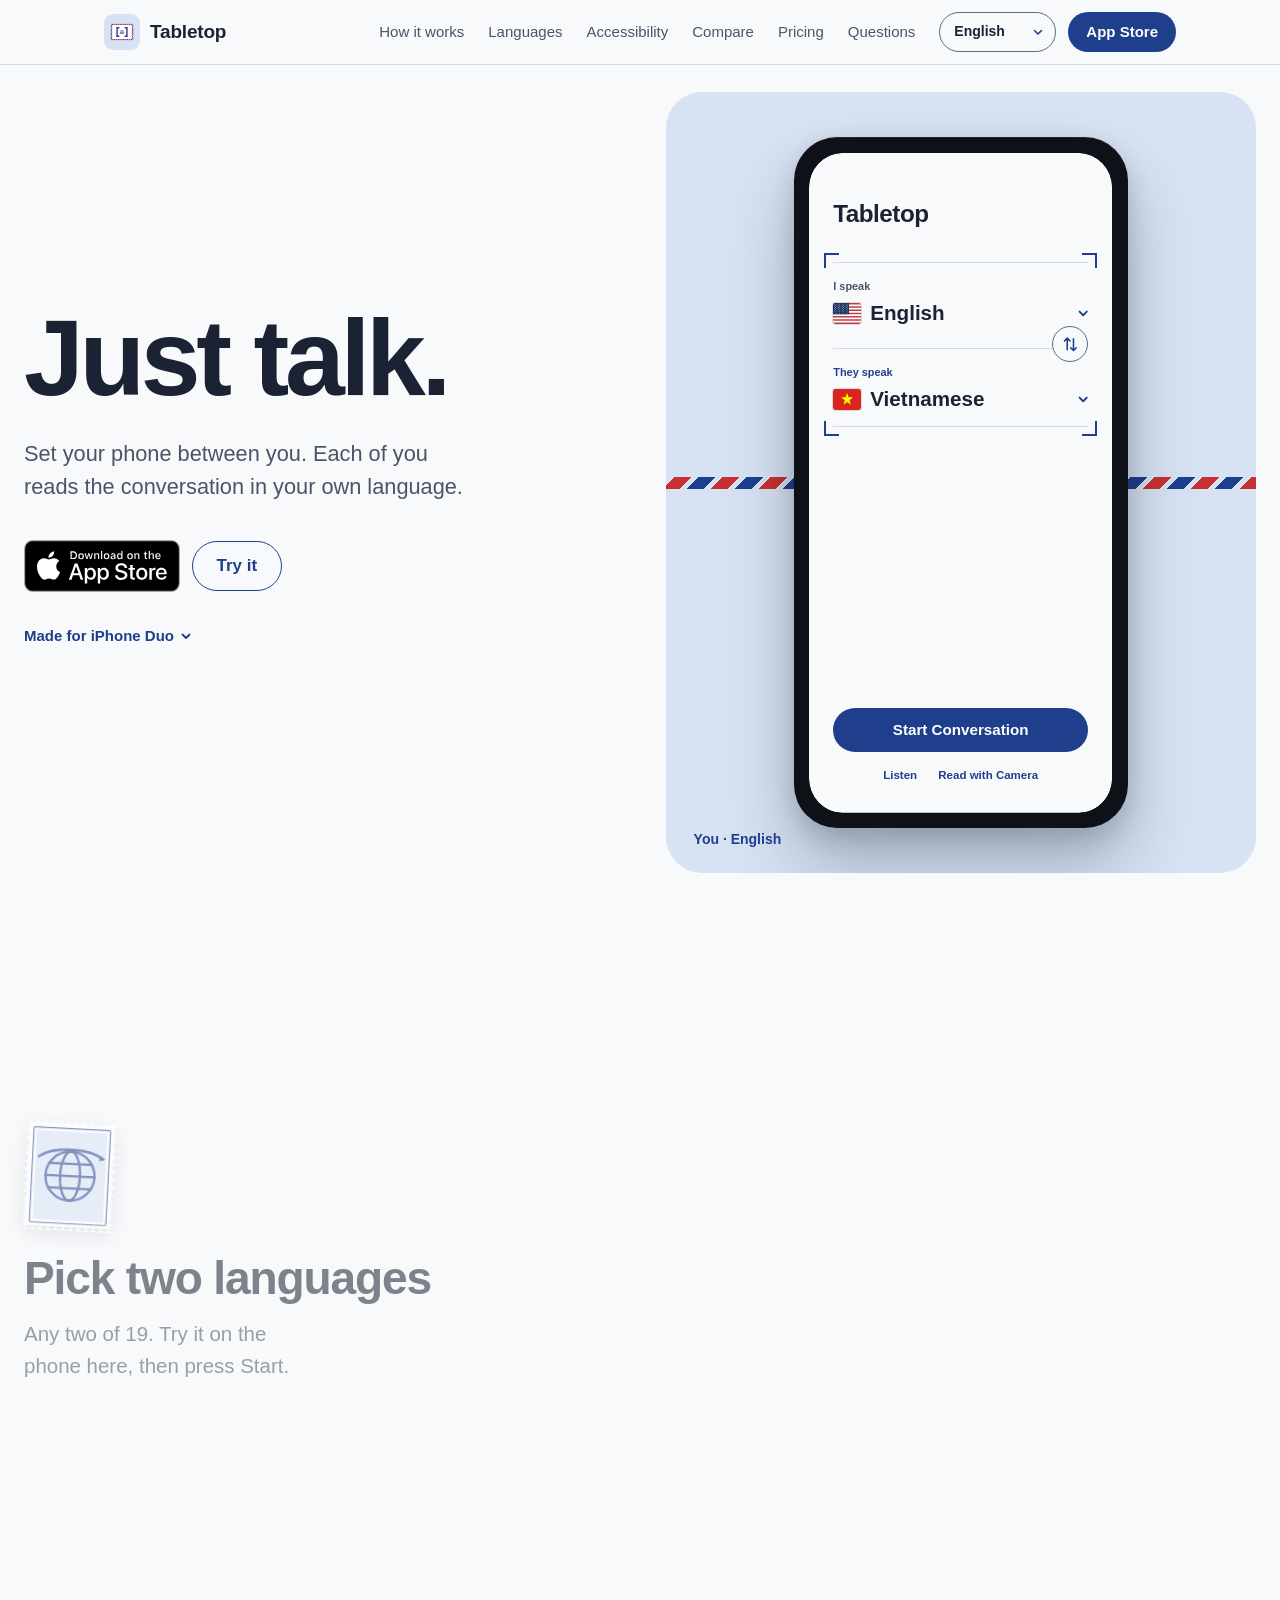
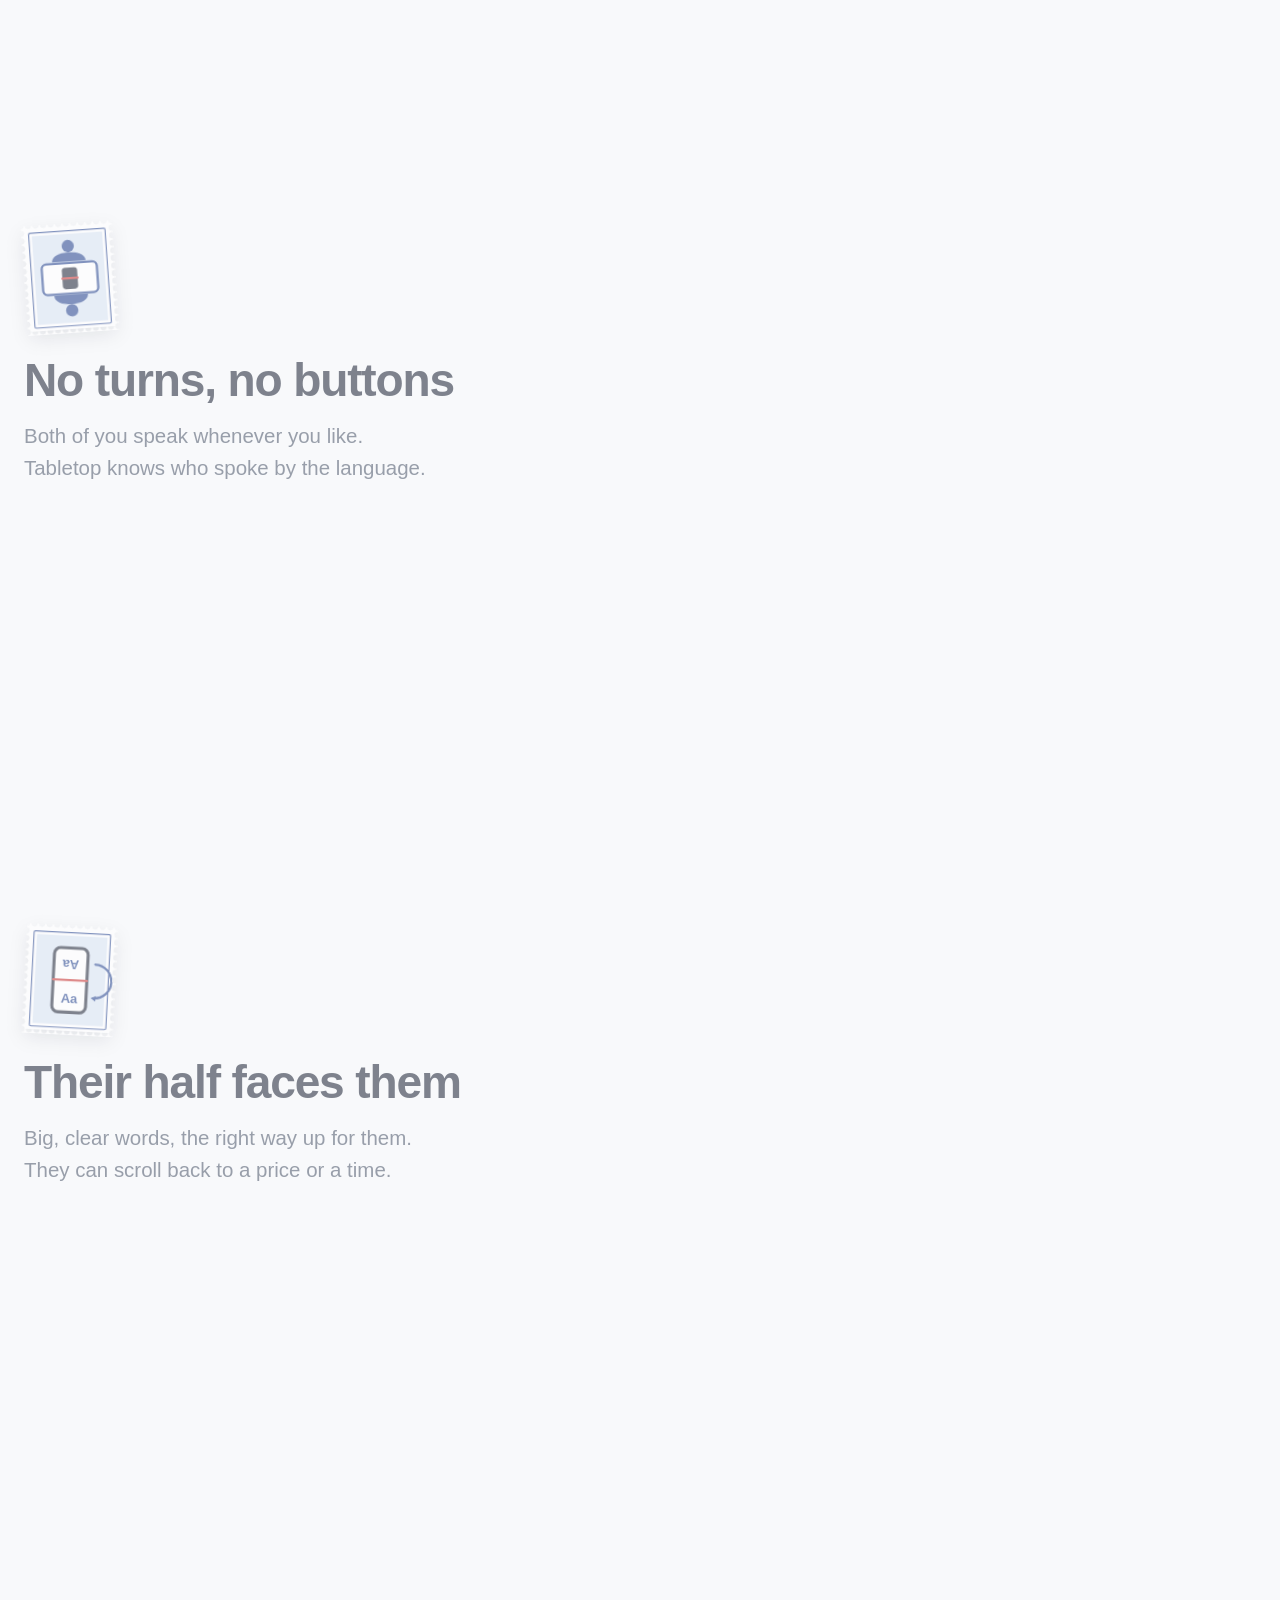
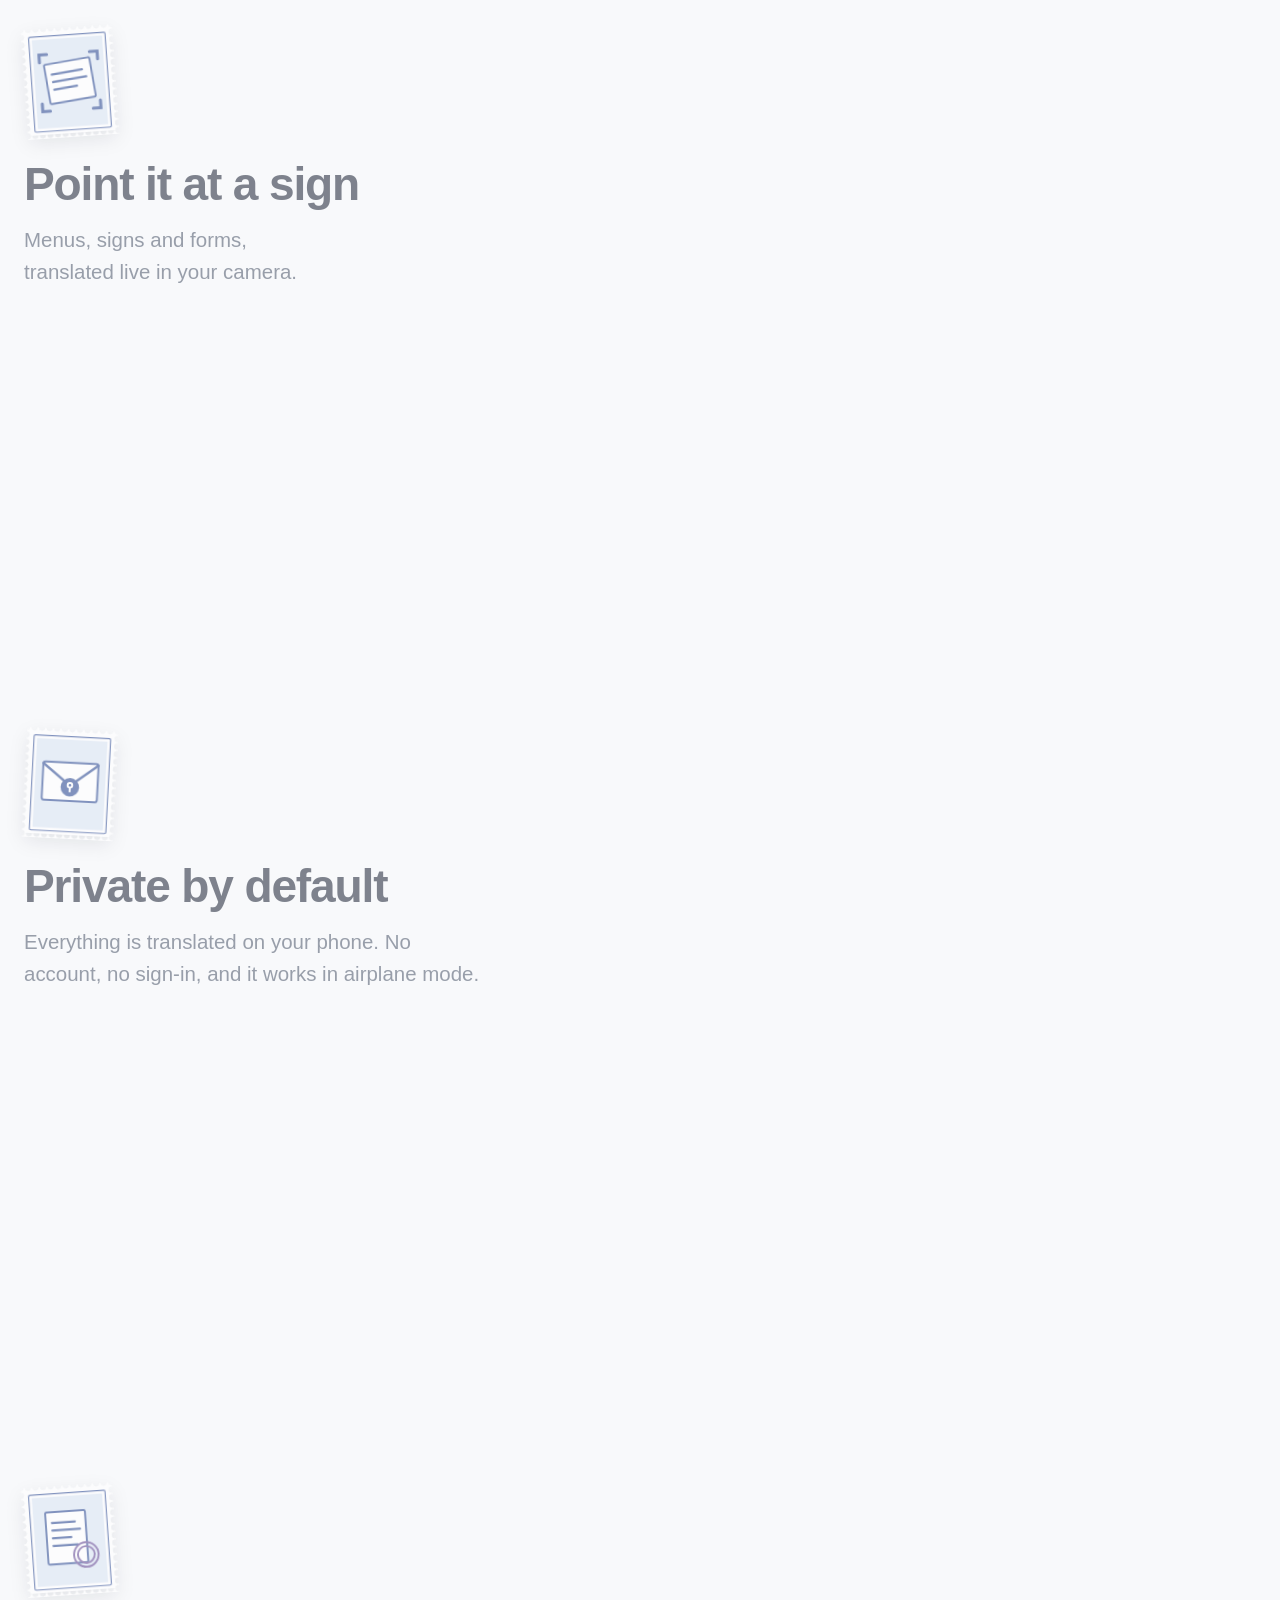
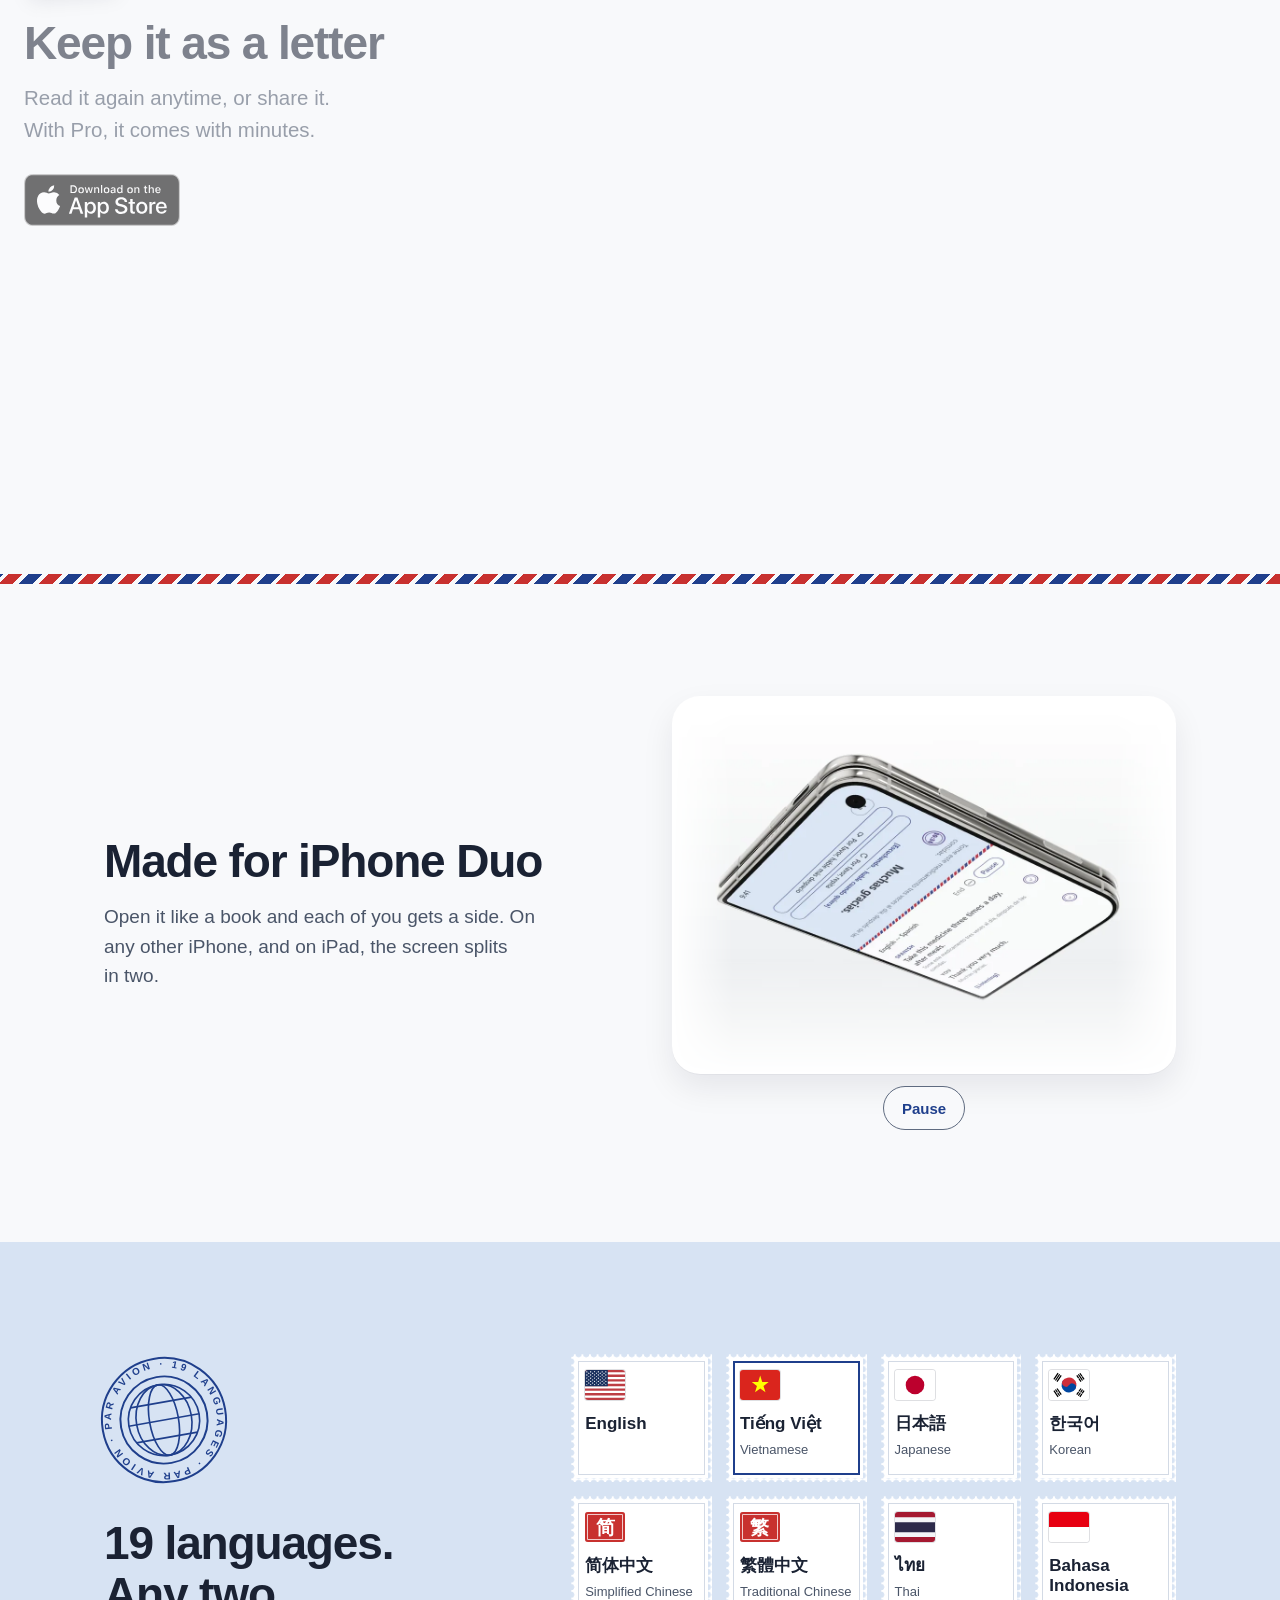
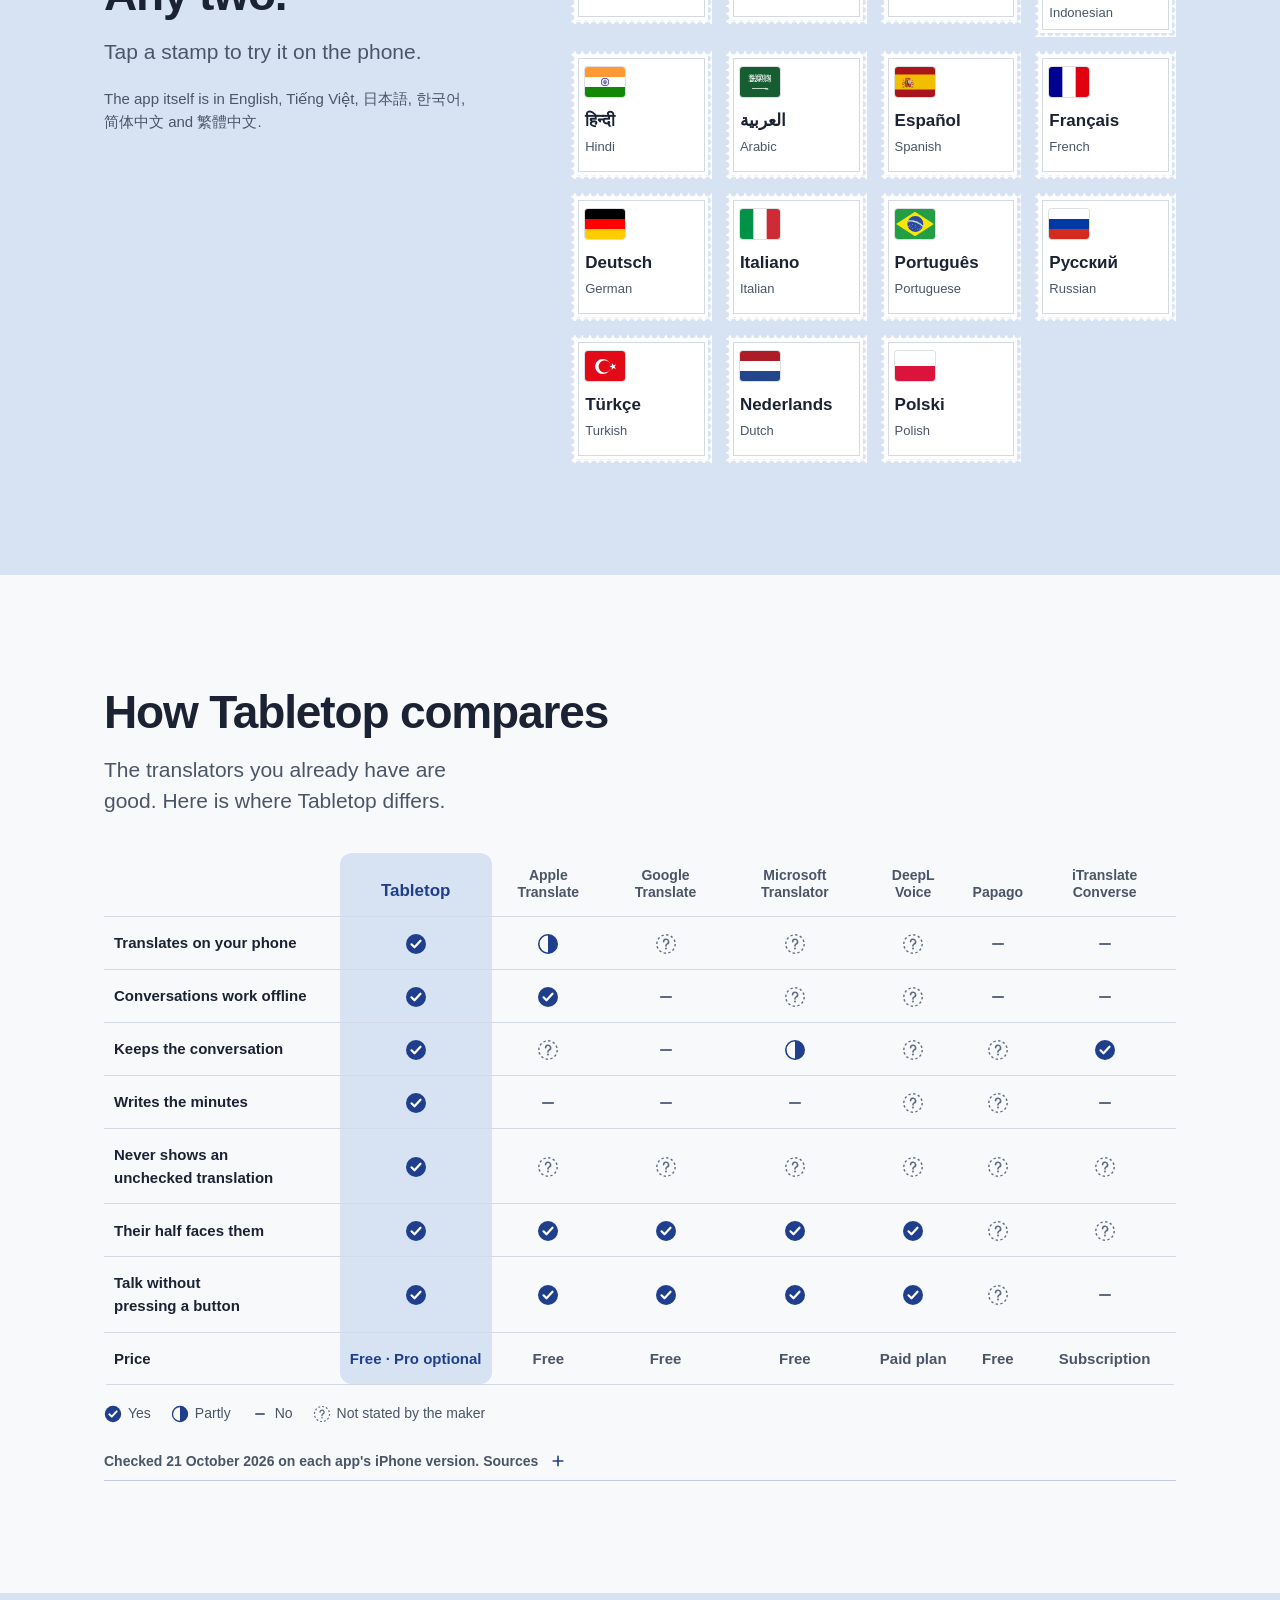
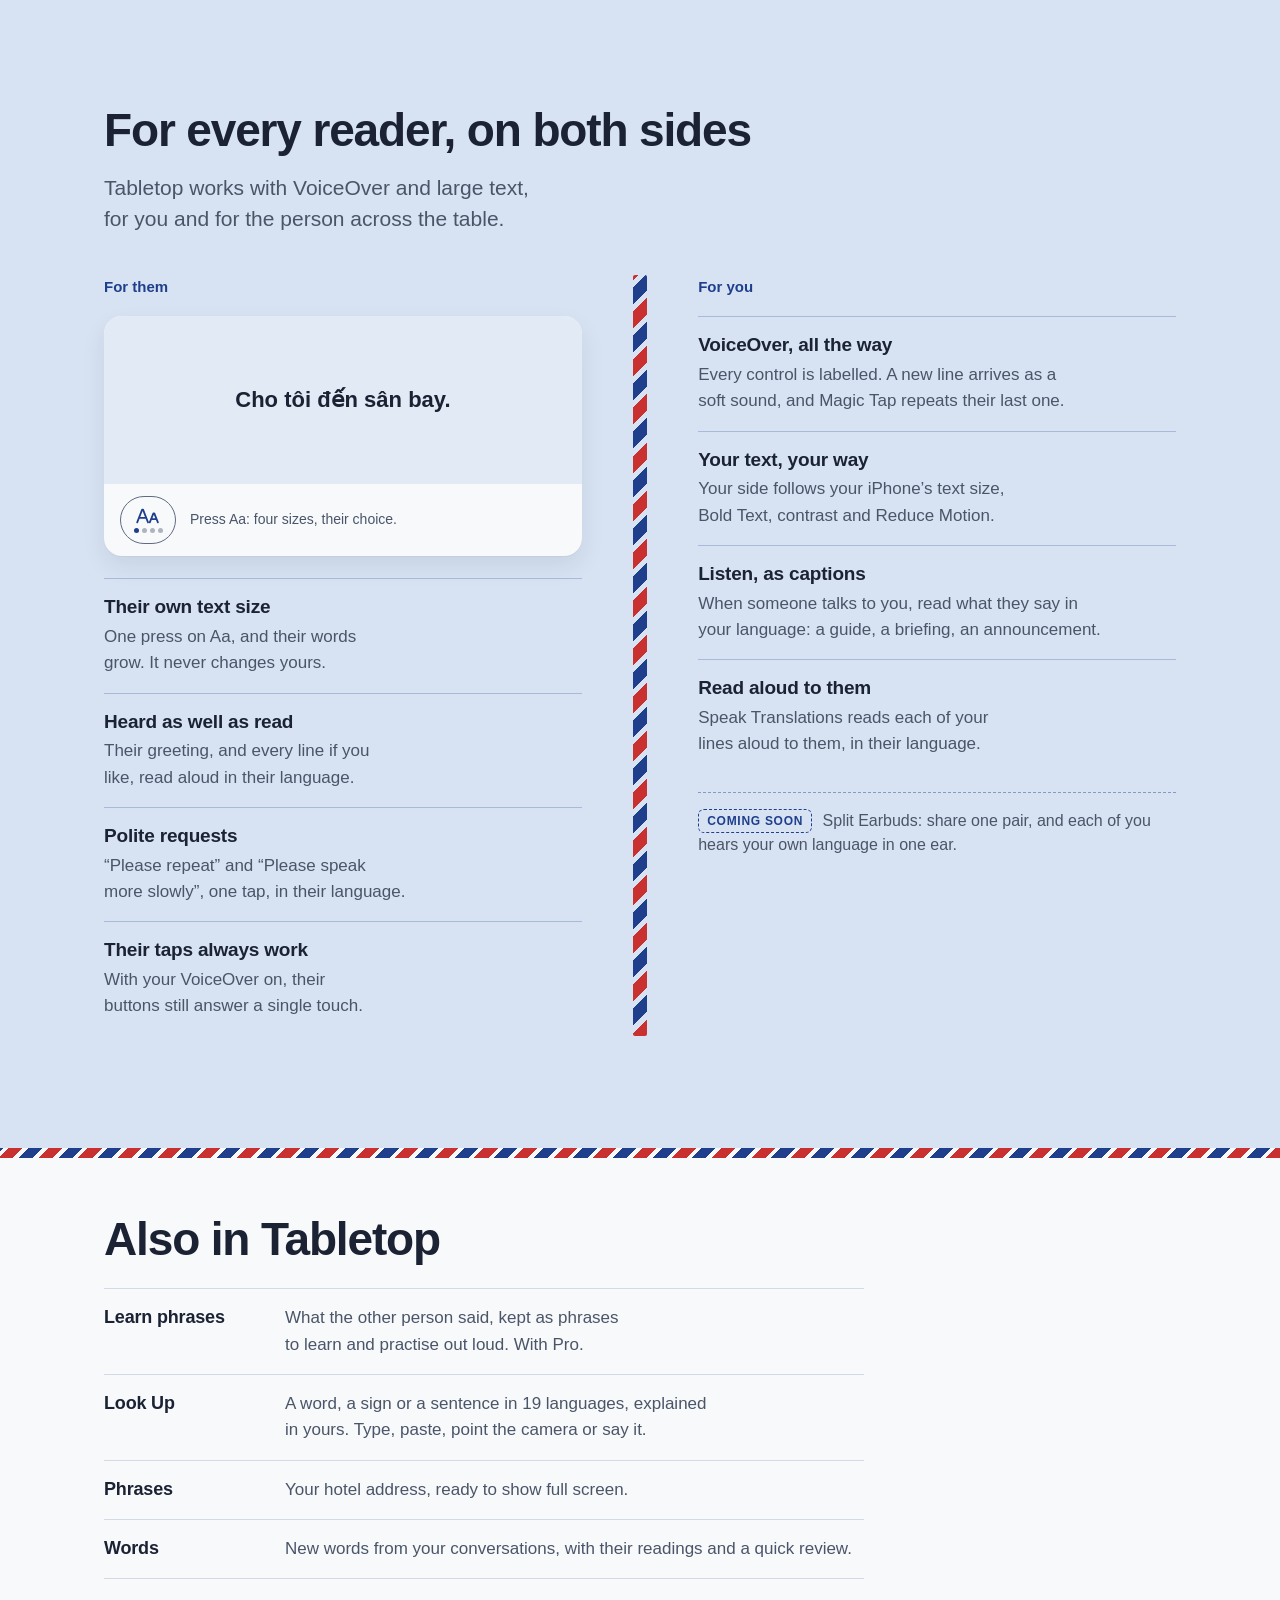
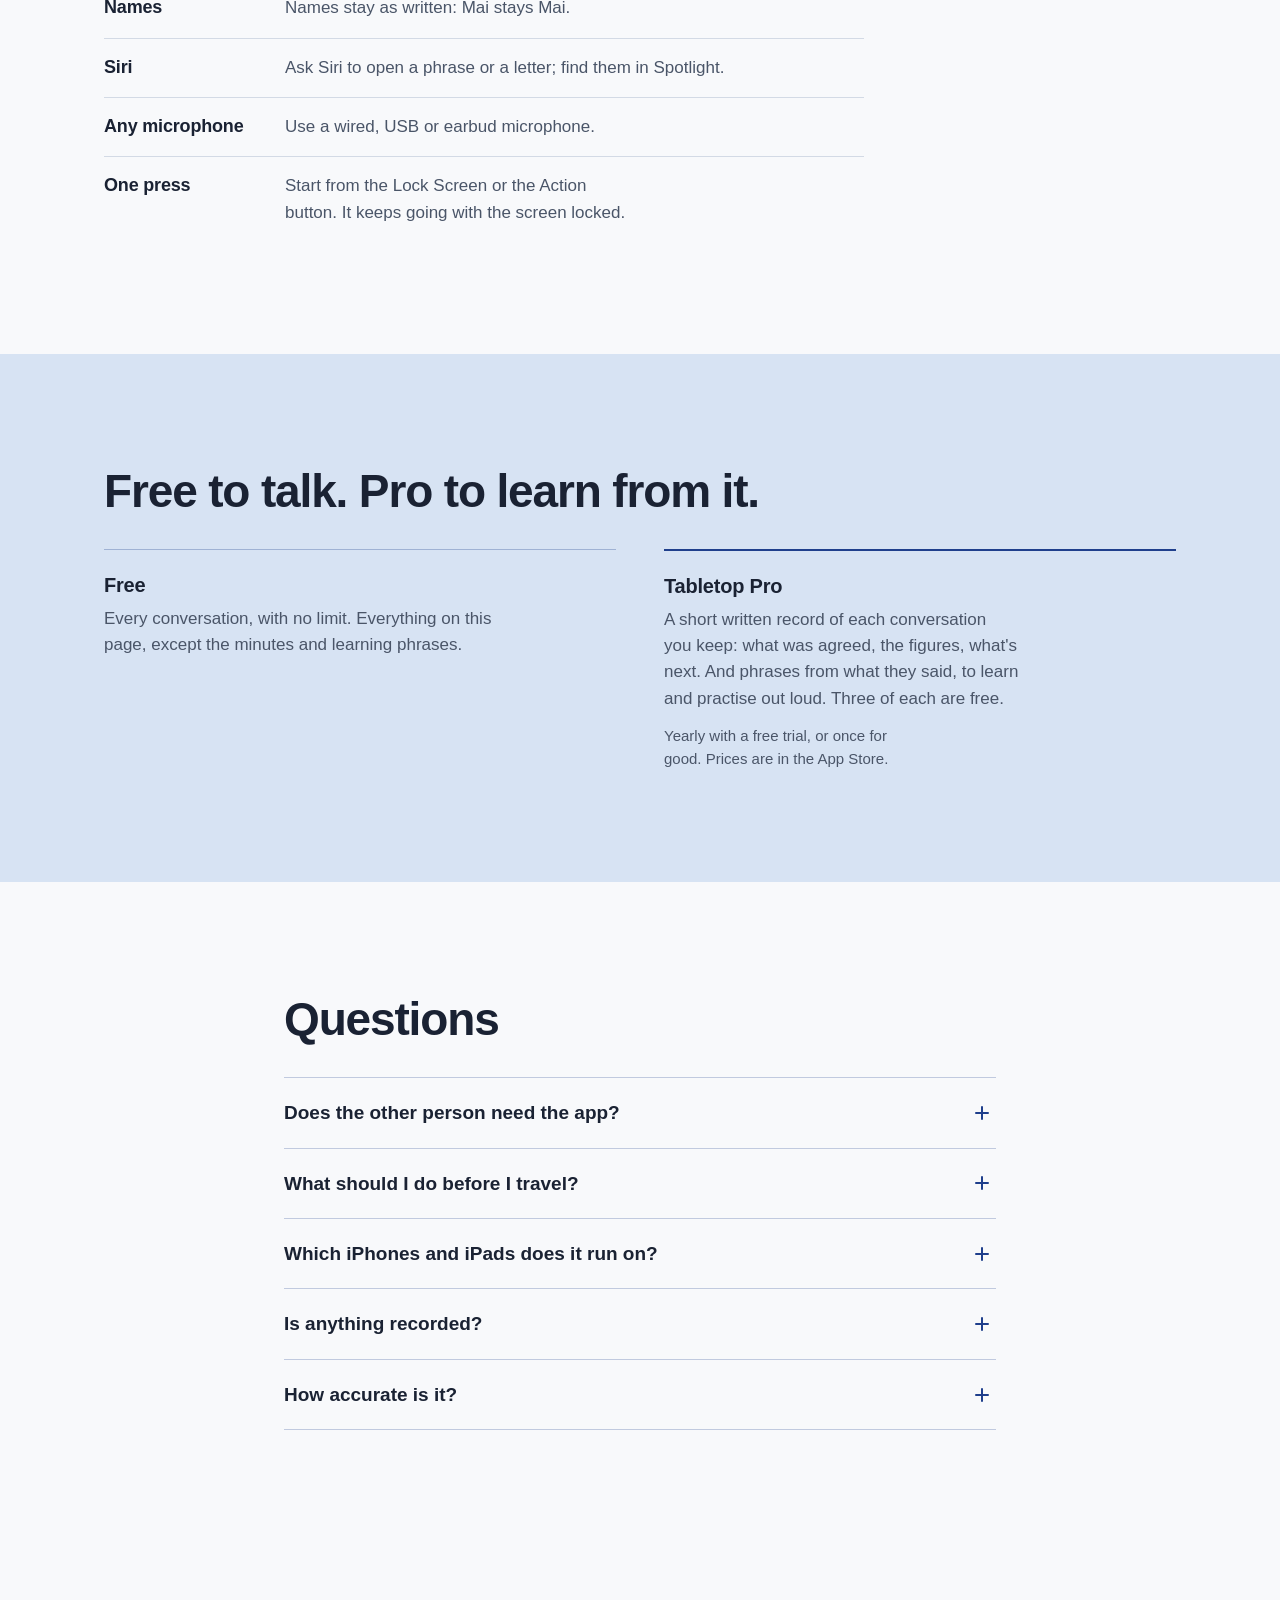
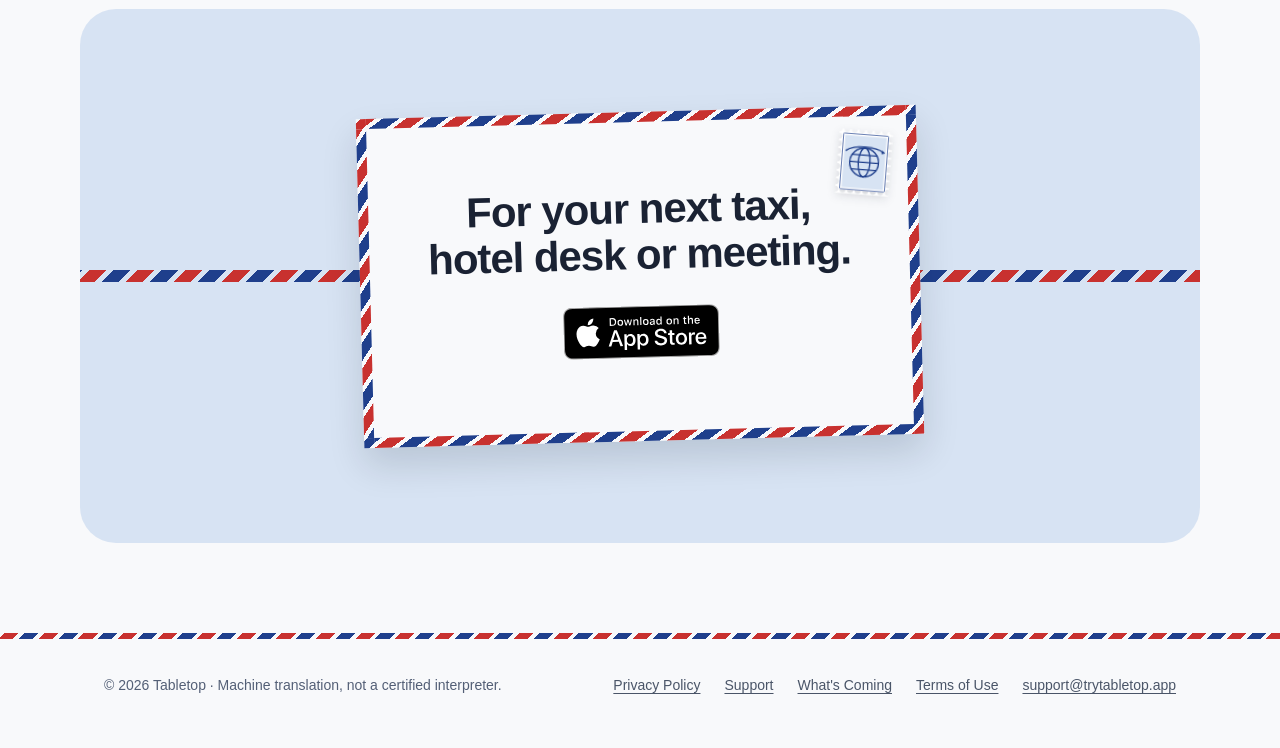
<file: index.html>
<!doctype html>
<html lang="en">
<head>
  <meta charset="utf-8">
  <meta name="viewport" content="width=device-width, initial-scale=1">
  <title>Tabletop Interpreter: face-to-face conversation translator</title>
  <meta name="description" content="Set one device between two people and just talk. Tabletop hears both languages and shows each of you the conversation on your own half. Private, on the device.">
  <meta name="apple-itunes-app" content="app-id=6821405972">
  <meta name="color-scheme" content="light">
  <meta name="theme-color" content="#F8F9FB">
  <link rel="icon" href="/assets/logo-light.svg" type="image/svg+xml">
  <link rel="apple-touch-icon" href="/assets/apple-touch-icon.png">
  <meta property="og:type" content="website">
  <meta property="og:title" content="Tabletop Interpreter">
  <meta property="og:description" content="Two people, one device, one conversation. Just talk. Each of you reads your own language.">
  <meta property="og:image:width" content="1200">
  <meta property="og:image:height" content="630">
  <meta property="og:locale" content="en_US">
  <meta property="og:image" content="https://trytabletop.app/assets/og.jpg">
  <meta property="og:url" content="https://trytabletop.app/">
  <link rel="canonical" href="https://trytabletop.app/">
  <meta name="twitter:card" content="summary_large_image">
  <link rel="alternate" hreflang="x-default" href="https://trytabletop.app/">
  <link rel="alternate" hreflang="en" href="https://trytabletop.app/">
  <link rel="alternate" hreflang="vi" href="https://trytabletop.app/vi/">
  <link rel="alternate" hreflang="ja" href="https://trytabletop.app/ja/">
  <link rel="alternate" hreflang="ko" href="https://trytabletop.app/ko/">
  <link rel="alternate" hreflang="zh-Hans" href="https://trytabletop.app/zh-hans/">
  <link rel="alternate" hreflang="zh-Hant" href="https://trytabletop.app/zh-hant/">
  <link rel="stylesheet" href="/styles.css">
  <link rel="stylesheet" href="/duo.css">
  <script type="application/ld+json">
  {
    "@context": "https://schema.org",
    "@type": "MobileApplication",
    "name": "Tabletop Interpreter",
    "operatingSystem": "iOS 26 or later",
    "applicationCategory": "TravelApplication",
    "url": "https://trytabletop.app/",
    "installUrl": "https://apps.apple.com/app/tabletop-interpreter/id6821405972",
    "offers": { "@type": "Offer", "price": "0", "priceCurrency": "USD",
                "description": "Free to download; every conversation is free. Optional Tabletop Pro (in-app purchase) writes minutes of the conversations you keep." },
    "description": "A face-to-face interpreter: one device between two people, each reading the conversation in their own language on their own half of the screen."
  }
  </script>
</head>
<body>
  <a class="skip" href="#main" data-i18n="skip">Skip to content</a>

  <header class="top">
    <div class="wrap top__row">
      <a class="brand" href="/" aria-label="Tabletop">
        <img src="/assets/logo-light.svg" alt="" width="36" height="36">
        <span>Tabletop</span>
      </a>
      <nav class="top__nav" aria-label="Main" data-i18n-aria="aria.main">
        <a href="#ch1" data-i18n="nav.how">How it works</a>
        <a href="#languages" data-i18n="nav.languages">Languages</a>
        <a href="#access" data-i18n="nav.access">Accessibility</a>
        <a href="#compare" data-i18n="nav.compare">Compare</a>
        <a href="#pro" data-i18n="nav.pro">Pricing</a>
        <a href="#faq" data-i18n="nav.faq">Questions</a>
      </nav>
      <div class="top__actions">
        <label class="lang">
          <span class="sr-only" data-i18n="aria.language">Language</span>
          <select class="js-lang">
            <option value="en" lang="en">English</option>
            <option value="vi" lang="vi">Tiếng Việt</option>
            <option value="ja" lang="ja">日本語</option>
            <option value="ko" lang="ko">한국어</option>
            <option value="zh-Hans" lang="zh-Hans">简体中文</option>
            <option value="zh-Hant" lang="zh-Hant">繁體中文</option>
          </select>
        </label>
        <a class="btn btn--small js-store" href="https://apps.apple.com/app/tabletop-interpreter/id6821405972" data-i18n="cta.short">App Store</a>
      </div>
    </div>
  </header>

  <main id="main">
    <!-- The page is the app, used once: the device on the table is Tabletop's Quick Start, then its conversation.
         The visitor picks two languages and presses Start; each chapter moves it on and brackets what it is about. -->
    <section class="story" aria-labelledby="story-title">
      <div class="wrap story__grid">
        <div class="story__copy">
          <h1 id="story-title" data-i18n="hero.title">Just talk.</h1>
          <p class="lede" data-i18n="hero.lede">Set your phone between you. Each of you reads the conversation in your own language.</p>
          <div class="hero__ctas">
            <a class="badge js-store" href="https://apps.apple.com/app/tabletop-interpreter/id6821405972"><img class="js-badge" src="/assets/badges/en.svg" width="150" height="50" alt="Download on the App Store" data-i18n-alt="cta.store"></a>
            <a class="btn btn--quiet" href="#ch1" data-i18n="cta.try">Try it</a>
          </div>
          <p class="hero__duo"><a href="#duo"><span data-i18n="hero.duo">Made for iPhone Duo</span><svg viewBox="0 0 12 12" aria-hidden="true"><path d="M2.5 4.5 6 8l3.5-3.5"/></svg></a></p>
        </div>
        <div class="story__stage">
          <figure class="table">
            <p class="side side--them"><span data-i18n="side.them">Them</span> · <span class="js-side-them">Vietnamese</span></p>
            <div class="table__seam" aria-hidden="true"></div>
            <div class="device js-device" data-view="talk" data-step="4" data-focus="none" role="group" aria-label="Try Tabletop" data-i18n-aria="demo.label">
              <div class="dv">
                <!-- Quick Start, as the app opens -->
                <div class="dv__quick">
                  <p class="dv__brand">Tabletop</p>
                  <div class="pick">
                    <span class="pick__k" data-i18n="demo.mine">I speak</span>
                    <span class="pick__v"><span class="flag js-flag-me"></span><span class="pick__name js-name-me">English</span><svg class="pick__chev" viewBox="0 0 10 10" aria-hidden="true"><path d="M1.5 3.5 5 7l3.5-3.5"/></svg></span>
                    <select class="js-pick-me" aria-label="I speak" data-i18n-aria="demo.mine"></select>
                  </div>
                  <button type="button" class="dv__swap js-swap" aria-label="Swap languages" data-i18n-aria="demo.swap">
                    <svg viewBox="0 0 24 24" aria-hidden="true"><path d="M8 4v15M8 4 4.5 7.5M8 4l3.5 3.5M16 20V5m0 15-3.5-3.5M16 20l3.5-3.5"/></svg>
                  </button>
                  <div class="pick pick--them">
                    <span class="pick__k" data-i18n="demo.theirs">They speak</span>
                    <span class="pick__v"><span class="flag js-flag-them"></span><span class="pick__name js-name-them">Vietnamese</span><svg class="pick__chev" viewBox="0 0 10 10" aria-hidden="true"><path d="M1.5 3.5 5 7l3.5-3.5"/></svg></span>
                    <select class="js-pick-them" aria-label="They speak" data-i18n-aria="demo.theirs"></select>
                  </div>
                  <button type="button" class="dv__start js-start" data-i18n="demo.start">Start Conversation</button>
                  <p class="dv__more"><span data-i18n="demo.listen">Listen</span><span data-i18n="demo.camera">Read with Camera</span></p>
                </div>
                <!-- The conversation: their half turned to face them, yours below the seam -->
                <div class="dv__theirs" lang="vi">
                  <p class="dv__cue js-dv-tcue">[Đang nghe, xin mời nói]</p>
                  <p class="dv__big js-dv-tbig">Khoảng một tiếng.</p>
                  <p class="dv__prev js-dv-tprev">Vâng, đi cao tốc. Mất bao lâu ạ?</p>
                </div>
                <div class="dv__seam"></div>
                <div class="dv__mine">
                  <p class="dv__bar"><span class="dv__pair js-dv-pair">English ↔ Vietnamese</span><span class="dv__end js-dv-end">End</span><span class="dv__pause js-dv-pause">Pause</span></p>
                  <ol class="dv__lines js-dv-lines">
                    <li class="dv__line is-in" data-n="1"><b>YOU</b><span class="dv__text">Please take me to the airport.</span><span class="dv__gloss">Cho tôi đến sân bay.</span><i class="dv__mark"></i></li>
                    <li class="dv__line dv__line--them is-in" data-n="2"><b>VIETNAMESE</b><span class="dv__text">Shall I take the highway?</span><span class="dv__gloss">Mình đi đường cao tốc nhé?</span><i class="dv__mark"></i></li>
                    <li class="dv__line is-in" data-n="3"><b>YOU</b><span class="dv__text">Yes, please. How long will it take?</span><span class="dv__gloss">Vâng, đi cao tốc. Mất bao lâu ạ?</span><i class="dv__mark"></i></li>
                    <li class="dv__line dv__line--them is-in" data-n="4"><b>VIETNAMESE</b><span class="dv__text">About an hour.</span><span class="dv__gloss">Khoảng một tiếng.</span><i class="dv__mark"></i></li>
                  </ol>
                  <p class="dv__listen js-dv-listen">[Listening]</p>
                </div>
                <!-- Read with Camera: a sign in their language, your language laid over each line -->
                <div class="dv__cam" aria-hidden="true">
                  <div class="cam__sign js-cam-sign" lang="vi">
                    <p class="cam__s1 js-cam-s1">TAXI SÂN BAY</p>
                    <p class="cam__s2 js-cam-s2">Phí cầu đường trả bằng tiền mặt.</p>
                  </div>
                  <p class="cam__slip cam__slip--1 js-cam-t1">AIRPORT TAXI</p>
                  <p class="cam__slip cam__slip--2 js-cam-t2">Tolls are paid in cash.</p>
                  <p class="cam__btn js-cam-btn">Read This Page</p>
                </div>
                <!-- Kept: the conversation as a letter, its minutes first -->
                <div class="dv__letter">
                  <p class="dv__lt js-dv-lt">No. 12 · To the airport</p>
                  <p class="dv__lh js-dv-lh">Minutes</p>
                  <p class="dv__pt"><span class="js-dv-p1">You asked to go to the airport.</span><b>↓1</b></p>
                  <p class="dv__pt"><span class="js-dv-p2">They suggested the highway: about an hour.</span><b>↓4</b></p>
                  <p class="dv__lh js-dv-cv">Conversation</p>
                  <p class="dv__cl"><b>1</b><span class="js-dv-c1">Please take me to the airport.</span></p>
                  <p class="dv__cl"><b>2</b><span class="js-dv-c2">Shall I take the highway?</span></p>
                  <p class="dv__cl"><b>3</b><span class="js-dv-c3">Yes, please. How long will it take?</span></p>
                  <p class="dv__cl"><b>4</b><span class="js-dv-c4">About an hour.</span></p>
                  <p class="dv__kept"><span class="js-dv-kno">No. 12</span><strong>11:23</strong><span class="js-dv-kk">KEPT</span></p>
                </div>
                <!-- Private by default: a postmark struck on the phone, not a control the app doesn't have -->
                <p class="dv__private" aria-hidden="true"><span class="js-dv-priv1">ON THIS PHONE</span><svg viewBox="0 0 24 24"><path d="M21 15.5v-2l-8-5V3.5a1.5 1.5 0 0 0-3 0V8.5l-8 5v2l8-2.5V18l-2 1.5V21l3.5-1 3.5 1v-1.5L13 18v-5z"/></svg><span class="js-dv-priv2">NO ACCOUNT</span></p>
                <!-- The highlight: captioning brackets around what the chapter is about -->
                <span class="dv__focus" aria-hidden="true"><i></i><i></i><i></i><i></i></span>
                <span class="dv__focus" aria-hidden="true"><i></i><i></i><i></i><i></i></span>
              </div>
            </div>
            <p class="side side--you"><span data-i18n="side.you">You</span> · <span class="js-side-you">English</span></p>
          </figure>
        </div>

        <article class="chapter" id="ch1" data-view="quick" data-focus="pick">
          <span class="stamp" aria-hidden="true"><svg viewBox="0 0 120 144"><use href="#stamp-globe"/></svg></span>
          <h2 data-i18n="ch1.t">Pick two languages</h2>
          <p data-i18n="ch1.d">Any two of 19. Try it on the phone here, then press Start.</p>
        </article>
        <article class="chapter" id="ch2" data-view="talk" data-step="2" data-focus="both">
          <span class="stamp" aria-hidden="true"><svg viewBox="0 0 120 144"><use href="#stamp-table"/></svg></span>
          <h2 data-i18n="ch2.t">No turns, no buttons</h2>
          <p data-i18n="ch2.d">Both of you speak whenever you like. Tabletop knows who spoke by the language.</p>
        </article>
        <article class="chapter" id="ch3" data-view="talk" data-step="4" data-focus="theirs">
          <span class="stamp" aria-hidden="true"><svg viewBox="0 0 120 144"><use href="#stamp-turn"/></svg></span>
          <h2 data-i18n="ch3.t">Their half faces them</h2>
          <p data-i18n="ch3.d">Big, clear words, the right way up for them. They can scroll back to a price or a time.</p>
        </article>
        <article class="chapter" id="ch4" data-view="cam" data-focus="cam">
          <span class="stamp" aria-hidden="true"><svg viewBox="0 0 120 144"><use href="#stamp-camera"/></svg></span>
          <h2 data-i18n="ch4.t">Point it at a sign</h2>
          <p data-i18n="ch4.d">Menus, signs and forms, translated live in your camera.</p>
        </article>
        <article class="chapter" id="ch5" data-view="talk" data-step="4" data-focus="air">
          <span class="stamp" aria-hidden="true"><svg viewBox="0 0 120 144"><use href="#stamp-seal"/></svg></span>
          <h2 data-i18n="ch5.t">Private by default</h2>
          <p data-i18n="ch5.d">Everything is translated on your phone. No account, no sign‑in, and it works in airplane mode.</p>
        </article>
        <article class="chapter" id="ch6" data-view="kept" data-focus="letter">
          <span class="stamp" aria-hidden="true"><svg viewBox="0 0 120 144"><use href="#stamp-letter"/></svg></span>
          <h2 data-i18n="ch6.t">Keep it as a letter</h2>
          <p data-i18n="ch6.d">Read it again anytime, or share it. With Pro, it comes with minutes.</p>
          <p class="chapter__cta"><a class="badge js-store" href="https://apps.apple.com/app/tabletop-interpreter/id6821405972"><img class="js-badge" src="/assets/badges/en.svg" width="150" height="50" alt="Download on the App Store" data-i18n-alt="cta.store"></a></p>
        </article>
      </div>
    </section>

    <div class="airmail" role="presentation"></div>

    <!-- iPhone Duo: the unfolding video (a 3D mockup of Tabletop's real screens, see duo.css). It loads and plays only
         once it is on screen, never under Reduce Motion, and Pause stops it. -->
    <section class="section duo" id="duo" aria-labelledby="duo-title">
      <div class="wrap duo__grid">
        <div>
          <h2 id="duo-title" data-i18n="duo.title">Made for iPhone Duo</h2>
          <p data-i18n="duo.body">Open it like a book and each of you gets a side. On any other iPhone, and on iPad, the screen splits in two.</p>
        </div>
        <figure class="held">
          <div class="fold">
            <video class="duo-video js-duo-video" muted loop playsinline preload="none" width="1080" height="810"
                   poster="/assets/duo/duo-unfold-dau.webp" aria-labelledby="fold-desc">
              <source src="/assets/duo/duo-unfold.mp4" type="video/mp4">
            </video>
            <img class="duo-still" src="/assets/duo/duo-unfold-mo.webp" width="1080" height="810" alt="" aria-hidden="true" loading="lazy">
            <span class="sr-only" id="fold-desc" data-i18n="duo.alt">Video: an iPhone Duo unfolds like a book. Closed, its outer display splits the conversation top and bottom, the other person's half turned toward them. Open, the other person's side faces them in their language and your side shows yours.</span>
          </div>
          <div class="controls controls--center">
            <button type="button" class="ctl ctl--text js-video-pause" aria-label="Pause the video" data-i18n-aria="motion.video.pause"><span data-i18n="motion.pause">Pause</span></button>
          </div>
        </figure>
      </div>
    </section>

    <!-- Languages: a sheet of stamps. Tapping one puts it on the phone above as the other person's language. -->
    <section class="section sheet langs" id="languages" aria-labelledby="langs-title">
      <div class="wrap langs__grid">
        <div class="langs__copy">
          <svg class="globe" viewBox="0 0 200 200" aria-hidden="true">
            <defs><path id="globe-ring" d="M100 100m-80 0a80 80 0 1 1 160 0a80 80 0 1 1-160 0"/></defs>
            <circle cx="100" cy="100" r="94" class="globe__rim"/>
            <circle cx="100" cy="100" r="66" class="globe__rim"/>
            <text class="globe__text"><textPath href="#globe-ring" textLength="490" data-i18n="langs.ring">PAR AVION · 19 LANGUAGES · PAR AVION ·</textPath></text>
            <g class="globe__earth">
              <circle cx="100" cy="100" r="54"/>
              <ellipse cx="100" cy="100" rx="22" ry="54"/>
              <ellipse cx="100" cy="100" rx="42" ry="54"/>
              <path d="M46 100h108M53 73h94M53 127h94"/>
            </g>
          </svg>
          <h2 id="langs-title" data-i18n="langs.title">19 languages. Any two.</h2>
          <p class="lede" data-i18n="langs.lede">Tap a stamp to try it on the phone.</p>
          <p class="langs__note js-stamp-note" aria-live="polite" hidden><span class="js-stamp-msg"></span> <a href="#story-title" class="js-stamp-see"><span data-i18n="stamp.see">See it on the phone</span><svg viewBox="0 0 12 12" aria-hidden="true"><path d="M2.5 7.5 6 4l3.5 3.5"/></svg></a><span class="js-stamp-tpl" hidden data-i18n="stamp.on">{lang} is on the phone now.</span></p>
          <p class="small langs__ui" data-i18n-html="langs.ui">The app itself is in <span class="nw">English</span>, <span class="nw">Tiếng Việt</span>, <span class="nw">日本語</span>, <span class="nw">한국어</span>, <span class="nw">简体中文</span> and <span class="nw">繁體中文</span>.</p>
        </div>
        <ul class="stamps js-stamps">
          <li><button type="button" class="lstamp" data-code="en"><img src="/assets/flags/us.svg" alt="" width="48" height="36" loading="lazy"><span class="lstamp__n" lang="en">English</span><span class="lstamp__l"></span></button></li>
          <li><button type="button" class="lstamp" data-code="vi"><img src="/assets/flags/vn.svg" alt="" width="48" height="36" loading="lazy"><span class="lstamp__n" lang="vi">Tiếng Việt</span><span class="lstamp__l"></span></button></li>
          <li><button type="button" class="lstamp" data-code="ja"><img src="/assets/flags/jp.svg" alt="" width="48" height="36" loading="lazy"><span class="lstamp__n" lang="ja">日本語</span><span class="lstamp__l"></span></button></li>
          <li><button type="button" class="lstamp" data-code="ko"><img src="/assets/flags/kr.svg" alt="" width="48" height="36" loading="lazy"><span class="lstamp__n" lang="ko">한국어</span><span class="lstamp__l"></span></button></li>
          <li><button type="button" class="lstamp" data-code="zh-Hans"><span class="seal" lang="zh-Hans">简</span><span class="lstamp__n" lang="zh-Hans">简体中文</span><span class="lstamp__l"></span></button></li>
          <li><button type="button" class="lstamp" data-code="zh-Hant"><span class="seal" lang="zh-Hant">繁</span><span class="lstamp__n" lang="zh-Hant">繁體中文</span><span class="lstamp__l"></span></button></li>
          <li><button type="button" class="lstamp" data-code="th"><img src="/assets/flags/th.svg" alt="" width="48" height="36" loading="lazy"><span class="lstamp__n" lang="th">ไทย</span><span class="lstamp__l"></span></button></li>
          <li><button type="button" class="lstamp" data-code="id"><img src="/assets/flags/id.svg" alt="" width="48" height="36" loading="lazy"><span class="lstamp__n" lang="id">Bahasa Indonesia</span><span class="lstamp__l"></span></button></li>
          <li><button type="button" class="lstamp" data-code="hi"><img src="/assets/flags/in.svg" alt="" width="48" height="36" loading="lazy"><span class="lstamp__n" lang="hi">हिन्दी</span><span class="lstamp__l"></span></button></li>
          <li><button type="button" class="lstamp" data-code="ar"><img src="/assets/flags/sa.svg" alt="" width="48" height="36" loading="lazy"><span class="lstamp__n" lang="ar" dir="rtl">العربية</span><span class="lstamp__l"></span></button></li>
          <li><button type="button" class="lstamp" data-code="es"><img src="/assets/flags/es.svg" alt="" width="48" height="36" loading="lazy"><span class="lstamp__n" lang="es">Español</span><span class="lstamp__l"></span></button></li>
          <li><button type="button" class="lstamp" data-code="fr"><img src="/assets/flags/fr.svg" alt="" width="48" height="36" loading="lazy"><span class="lstamp__n" lang="fr">Français</span><span class="lstamp__l"></span></button></li>
          <li><button type="button" class="lstamp" data-code="de"><img src="/assets/flags/de.svg" alt="" width="48" height="36" loading="lazy"><span class="lstamp__n" lang="de">Deutsch</span><span class="lstamp__l"></span></button></li>
          <li><button type="button" class="lstamp" data-code="it"><img src="/assets/flags/it.svg" alt="" width="48" height="36" loading="lazy"><span class="lstamp__n" lang="it">Italiano</span><span class="lstamp__l"></span></button></li>
          <li><button type="button" class="lstamp" data-code="pt"><img src="/assets/flags/br.svg" alt="" width="48" height="36" loading="lazy"><span class="lstamp__n" lang="pt">Português</span><span class="lstamp__l"></span></button></li>
          <li><button type="button" class="lstamp" data-code="ru"><img src="/assets/flags/ru.svg" alt="" width="48" height="36" loading="lazy"><span class="lstamp__n" lang="ru">Русский</span><span class="lstamp__l"></span></button></li>
          <li><button type="button" class="lstamp" data-code="tr"><img src="/assets/flags/tr.svg" alt="" width="48" height="36" loading="lazy"><span class="lstamp__n" lang="tr">Türkçe</span><span class="lstamp__l"></span></button></li>
          <li><button type="button" class="lstamp" data-code="nl"><img src="/assets/flags/nl.svg" alt="" width="48" height="36" loading="lazy"><span class="lstamp__n" lang="nl">Nederlands</span><span class="lstamp__l"></span></button></li>
          <li><button type="button" class="lstamp" data-code="pl"><img src="/assets/flags/pl.svg" alt="" width="48" height="36" loading="lazy"><span class="lstamp__n" lang="pl">Polski</span><span class="lstamp__l"></span></button></li>
        </ul>
      </div>
    </section>

    <!-- Compare: checked against each maker's own pages, dated, sources listed -->
    <section class="section compare" id="compare" aria-labelledby="compare-title">
      <div class="wrap">
        <h2 id="compare-title" data-i18n="cmp.title">How Tabletop compares</h2>
        <p class="lede" data-i18n="cmp.lede">The translators you already have are good. Here is where Tabletop differs.</p>
        <p class="cmp__hint" data-i18n="cmp.swipe">Swipe the table to see every app.</p>
        <div class="cmp" tabindex="0" role="region" aria-labelledby="compare-title">
          <table>
            <thead>
              <tr>
                <td></td>
                <th scope="col" class="cmp__us">Tabletop</th>
                <th scope="col">Apple Translate</th>
                <th scope="col">Google Translate</th>
                <th scope="col">Microsoft Translator</th>
                <th scope="col">DeepL Voice</th>
                <th scope="col">Papago</th>
                <th scope="col">iTranslate Converse</th>
              </tr>
            </thead>
            <tbody>
              <tr><th scope="row" data-i18n="cmp.r4">Translates on your phone</th>
                <td class="cmp__us" data-v="y"></td><td data-v="p"></td><td data-v="u"></td><td data-v="u"></td><td data-v="u"></td><td data-v="n"></td><td data-v="n"></td></tr>
              <tr><th scope="row" data-i18n="cmp.r3">Conversations work offline</th>
                <td class="cmp__us" data-v="y"></td><td data-v="y"></td><td data-v="n"></td><td data-v="u"></td><td data-v="u"></td><td data-v="n"></td><td data-v="n"></td></tr>
              <tr><th scope="row" data-i18n="cmp.r6">Keeps the conversation</th>
                <td class="cmp__us" data-v="y"></td><td data-v="u"></td><td data-v="n"></td><td data-v="p"></td><td data-v="u"></td><td data-v="u"></td><td data-v="y"></td></tr>
              <tr><th scope="row" data-i18n="cmp.r7">Writes the minutes</th>
                <td class="cmp__us" data-v="y"></td><td data-v="n"></td><td data-v="n"></td><td data-v="n"></td><td data-v="u"></td><td data-v="u"></td><td data-v="n"></td></tr>
              <tr><th scope="row" data-i18n="cmp.r5">Never shows an unchecked translation</th>
                <td class="cmp__us" data-v="y"></td><td data-v="u"></td><td data-v="u"></td><td data-v="u"></td><td data-v="u"></td><td data-v="u"></td><td data-v="u"></td></tr>
              <tr><th scope="row" data-i18n="cmp.r1">Their half faces them</th>
                <td class="cmp__us" data-v="y"></td><td data-v="y"></td><td data-v="y"></td><td data-v="y"></td><td data-v="y"></td><td data-v="u"></td><td data-v="u"></td></tr>
              <tr><th scope="row" data-i18n="cmp.r2">Talk without pressing a button</th>
                <td class="cmp__us" data-v="y"></td><td data-v="y"></td><td data-v="y"></td><td data-v="y"></td><td data-v="y"></td><td data-v="u"></td><td data-v="n"></td></tr>
              <tr><th scope="row" data-i18n="cmp.r8">Price</th>
                <td class="cmp__us cmp__txt" data-i18n-html="cmp.free.us"><span class="nw">Free ·</span> <span class="nw">Pro optional</span></td><td class="cmp__txt" data-i18n="cmp.free">Free</td><td class="cmp__txt" data-i18n="cmp.free">Free</td><td class="cmp__txt" data-i18n="cmp.free">Free</td><td class="cmp__txt" data-i18n="cmp.paid">Paid plan</td><td class="cmp__txt" data-i18n="cmp.free">Free</td><td class="cmp__txt" data-i18n="cmp.sub">Subscription</td></tr>
            </tbody>
          </table>
        </div>
        <p class="cmp__key"><span class="nw"><span data-v="y"></span><span data-i18n="cmp.k.y">Yes</span></span><span class="nw"><span data-v="p"></span><span data-i18n="cmp.k.p">Partly</span></span><span class="nw"><span data-v="n"></span><span data-i18n="cmp.k.n">No</span></span><span class="nw"><span data-v="u"></span><span data-i18n="cmp.k.u">Not stated by the maker</span></span></p>
        <details class="cmp__src">
          <summary data-i18n="cmp.src">Checked 21 October 2026 on each app's iPhone version. Sources</summary>
          <ul>
            <li><a href="https://apps.apple.com/us/app/translate/id1514844618">Apple Translate, App Store</a> · <a href="https://www.apple.com/legal/privacy/data/en/translation/">Translation &amp; Privacy</a></li>
            <li><a href="https://support.google.com/translate/answer/6142474">Google Translate Help: live translate</a> · <a href="https://apps.apple.com/us/app/google-translate/id414706506">App Store</a></li>
            <li><a href="https://apps.apple.com/us/app/translator/id1018949559">Microsoft Translator, App Store</a> · <a href="https://www.microsoft.com/en-us/translator/apps/features/">Features</a></li>
            <li><a href="https://support.deepl.com/hc/en-us/articles/17090280797596">DeepL Voice: conversations</a></li>
            <li><a href="https://apps.apple.com/kr/app/id1147874819">Papago, App Store</a></li>
            <li><a href="https://apps.apple.com/us/app/itranslate-converse/id1241264761">iTranslate Converse, App Store</a></li>
          </ul>
          <p data-i18n="cmp.fix">Something changed? Tell us at support@trytabletop.app and we'll correct it.</p>
        </details>
      </div>
    </section>

    <!-- Both sides of the table: accessibility for the person across the table and for the owner, said once, with a
         live Aa the visitor can press. The airmail seam divides the two, as it divides the screen. -->
    <section class="section sheet access" id="access" aria-labelledby="access-title">
      <div class="wrap">
        <h2 id="access-title" data-i18n="acc.title">For every reader, on both sides</h2>
        <p class="lede" data-i18n="acc.lede">Tabletop works with VoiceOver and large text, for you and for the person across the table.</p>
        <div class="access__grid">
          <div class="access__side">
            <p class="access__who" data-i18n="acc.them">For them</p>
            <figure class="aa-demo js-aa" aria-labelledby="aa-caption">
              <div class="aa-demo__sheet">
                <p class="aa-demo__text js-aa-text" lang="vi" data-i18n="acc.sample" data-i18n-lang="acc.sampleLang">Cho tôi đến sân bay.</p>
              </div>
              <div class="aa-demo__bar">
                <button type="button" class="aa js-aa-button" aria-label="Their text size" data-i18n-aria="acc.aa">
                  <svg viewBox="0 0 28 20" aria-hidden="true"><path d="M2 17 7.5 3h1L14 17M4.3 12h7.4M16 17l4-10h1l4 10M17.6 13.5h5.8"/></svg>
                  <span class="aa__dots" aria-hidden="true"><i></i><i></i><i></i><i></i></span>
                </button>
                <figcaption id="aa-caption" data-i18n="acc.try">Press Aa: four sizes, their choice.</figcaption>
              </div>
            </figure>
            <div class="access__list">
              <article><h3 data-i18n="acc.t1.t">Their own text size</h3><p data-i18n="acc.t1.d">One press on Aa, and their words grow. It never changes yours.</p></article>
              <article><h3 data-i18n="acc.t2.t">Heard as well as read</h3><p data-i18n="acc.t2.d">Their greeting, and every line if you like, read aloud in their language.</p></article>
              <article><h3 data-i18n="acc.t3.t">Polite requests</h3><p data-i18n="acc.t3.d">“Please repeat” and “Please speak more slowly”, one tap, in their language.</p></article>
              <article><h3 data-i18n="acc.t4.t">Their taps always work</h3><p data-i18n="acc.t4.d">With your VoiceOver on, their buttons still answer a single touch.</p></article>
            </div>
          </div>
          <div class="access__seam" aria-hidden="true"></div>
          <div class="access__side">
            <p class="access__who" data-i18n="acc.you">For you</p>
            <div class="access__list">
              <article><h3 data-i18n="acc.y1.t">VoiceOver, all the way</h3><p data-i18n="acc.y1.d">Every control is labelled. A new line arrives as a soft sound, and Magic Tap repeats their last one.</p></article>
              <article><h3 data-i18n="acc.y2.t">Your text, your way</h3><p data-i18n="acc.y2.d">Your side follows your iPhone’s text size, Bold Text, contrast and Reduce Motion.</p></article>
              <article><h3 data-i18n="acc.y3.t">Listen, as captions</h3><p data-i18n="acc.y3.d">When someone talks to you, read what they say in your language: a guide, a briefing, an announcement.</p></article>
              <article><h3 data-i18n="acc.y4.t">Read aloud to them</h3><p data-i18n="acc.y4.d">Speak Translations reads each of your lines aloud to them, in their language.</p></article>
            </div>
            <p class="access__soon"><span class="soon" data-i18n="acc.soon">Coming soon</span> <span data-i18n="acc.split">Split Earbuds: share one pair, and each of you hears your own language in one ear.</span></p>
          </div>
        </div>
      </div>
    </section>

    <div class="airmail" role="presentation"></div>

    <!-- Also: one line each, said once -->
    <section class="section also-section">
      <div class="wrap">
        <h2 data-i18n="also.title">Also in Tabletop</h2>
        <div class="also">
          <article><h3 data-i18n="also.9.t">Learn phrases</h3><p data-i18n="also.9.d">What the other person said, kept as phrases to learn and practise out loud. With Pro.</p></article>
          <article><h3 data-i18n="also.8.t">Look Up</h3><p data-i18n="also.8.d">A word, a sign or a sentence in 19 languages, explained in yours. Type, paste, point the camera or say it.</p></article>
          <article><h3 data-i18n="also.2.t">Phrases</h3><p data-i18n="also.2.d">Your hotel address, ready to show full screen.</p></article>
          <article><h3 data-i18n="also.5.t">Words</h3><p data-i18n="also.5.d">New words from your conversations, with their readings and a quick review.</p></article>
          <article><h3 data-i18n="also.3.t">Names</h3><p data-i18n="also.3.d">Names stay as written: Mai stays Mai.</p></article>
          <article><h3 data-i18n="also.6.t">Siri</h3><p data-i18n="also.6.d">Ask Siri to open a phrase or a letter; find them in Spotlight.</p></article>
          <article><h3 data-i18n="also.7.t">Any microphone</h3><p data-i18n="also.7.d">Use a wired, USB or earbud microphone.</p></article>
          <article><h3 data-i18n="also.4.t">One press</h3><p data-i18n="also.4.d">Start from the Lock Screen or the Action button. It keeps going with the screen locked.</p></article>
        </div>
      </div>
    </section>

    <!-- Free and Pro -->
    <section class="section sheet pricing" id="pro">
      <div class="wrap">
        <h2 data-i18n="pro.title">Free to talk. Pro to learn from it.</h2>
        <div class="plans">
          <div class="plan">
            <h3 data-i18n="pro.free.t">Free</h3>
            <p data-i18n="pro.free.d">Every conversation, with no limit. Everything on this page, except the minutes and learning phrases.</p>
          </div>
          <div class="plan plan--pro">
            <h3 data-i18n="pro.pro.t">Tabletop Pro</h3>
            <p data-i18n="pro.pro.d">A short written record of each conversation you keep: what was agreed, the figures, what's next. And phrases from what they said, to learn and practise out loud. Three of each are free.</p>
            <p class="small" data-i18n="pro.pro.terms">Yearly with a free trial, or once for good. Prices are in the App Store.</p>
          </div>
        </div>
      </div>
    </section>

    <!-- FAQ: what the page didn't already say -->
    <section class="section" id="faq">
      <div class="wrap narrow">
        <h2 data-i18n="faq.title">Questions</h2>
        <details>
          <summary data-i18n="faq.1.q">Does the other person need the app?</summary>
          <p data-i18n="faq.1.a">No. Everything happens on your phone. Their half greets them in their language.</p>
        </details>
        <details>
          <summary data-i18n="faq.2.q">What should I do before I travel?</summary>
          <p data-i18n="faq.2.a">Download your two languages over Wi‑Fi. After that, no connection is needed.</p>
        </details>
        <details>
          <summary data-i18n="faq.3.q">Which iPhones and iPads does it run on?</summary>
          <p data-i18n="faq.3.a">Any iPhone with iOS 26 or later, and any iPad with iPadOS 26 or later. Pro's minutes need Apple Intelligence.</p>
        </details>
        <details>
          <summary data-i18n="faq.4.q">Is anything recorded?</summary>
          <p data-i18n="faq.4.a">Only if you choose to keep conversations. They stay on your phone and in your own iCloud, and the other person sees that it's being saved.</p>
        </details>
        <details>
          <summary data-i18n="faq.5.q">How accurate is it?</summary>
          <p data-i18n="faq.5.a">It's machine translation, so it can make mistakes. When it can't confirm a line, it asks for it again instead of showing a guess. For medical or legal conversations, use a professional interpreter.</p>
        </details>
      </div>
    </section>

    <!-- Final CTA -->
    <!-- The end, back on the table: an airmail letter lying across the seam, addressed to the next conversation. -->
    <section class="final" id="get" aria-labelledby="final-title">
      <div class="final__table">
        <div class="final__seam" aria-hidden="true"></div>
        <div class="final__letter">
          <span class="final__stamp" aria-hidden="true"><svg viewBox="0 0 120 144"><use href="#stamp-globe"/></svg></span>
          <h2 id="final-title" data-i18n="final.title">For your next taxi, hotel desk or meeting.</h2>
          <a class="badge js-store" href="https://apps.apple.com/app/tabletop-interpreter/id6821405972"><img class="js-badge" src="/assets/badges/en.svg" width="150" height="50" alt="Download on the App Store" data-i18n-alt="cta.store"></a>
        </div>
      </div>
    </section>
  </main>

  <div class="airmail airmail--thin" role="presentation"></div>
  <footer class="foot">
    <div class="wrap foot__row">
      <p>© 2026 Tabletop · <span data-i18n="honest">Machine translation, not a certified interpreter.</span></p>
      <nav aria-label="Footer" data-i18n-aria="aria.footer">
        <a class="js-privacy" href="/privacy.html" data-i18n="foot.privacy">Privacy Policy</a>
        <a class="js-support" href="/support.html" data-i18n="foot.support">Support</a>
        <a class="js-coming" href="/whats-coming.html" data-i18n="foot.coming">What's Coming</a>
        <a class="js-terms" href="/terms.html" data-i18n="foot.terms">Terms of Use</a>
        <a href="mailto:support@trytabletop.app">support@trytabletop.app</a>
      </nav>
    </div>
  </footer>

  <!-- The chapter stamps: postage stamps drawn in Par Avion blue on the stamp's paper, one idea each -->
  <svg width="0" height="0" style="position:absolute" aria-hidden="true">
    <defs>
      <symbol id="stamp-frame" viewBox="0 0 120 144">
        <rect class="st-paper" x="0" y="0" width="120" height="144"/>
        <rect class="st-line" x="10" y="10" width="100" height="124" rx="2"/>
      </symbol>
      <symbol id="stamp-globe" viewBox="0 0 120 144">
        <use href="#stamp-frame"/>
        <rect class="st-sky" x="14" y="14" width="92" height="116"/>
        <g transform="translate(0 10)">
        <circle class="st-ink" cx="60" cy="62" r="32"/>
        <ellipse class="st-ink" cx="60" cy="62" rx="13" ry="32"/>
        <path class="st-ink" d="M28 62h64M32 46h56M32 78h56"/>
        <path class="st-ink" d="M18 38c18-14 66-14 84 0"/>
        <path class="st-fill" d="M98 33l7 5-8 3z"/></g>
      </symbol>
      <symbol id="stamp-table" viewBox="0 0 120 144">
        <use href="#stamp-frame"/>
        <rect class="st-sky" x="14" y="14" width="92" height="116"/>
        <g transform="translate(0 10)">
        <circle class="st-ink-fill" cx="60" cy="20" r="8"/><path class="st-ink-fill" d="M38 40c0-8 10-12 22-12s22 4 22 12z"/>
        <rect class="st-table" x="24" y="42" width="72" height="40" rx="6"/>
        <rect class="st-phone" x="50" y="48" width="20" height="28" rx="4"/>
        <path class="st-red" d="M50 62h20"/>
        <path class="st-ink-fill" d="M38 84c0 8 10 12 22 12s22-4 22-12z"/><circle class="st-ink-fill" cx="60" cy="104" r="8"/></g>
      </symbol>
      <symbol id="stamp-turn" viewBox="0 0 120 144">
        <use href="#stamp-frame"/>
        <rect class="st-sky" x="14" y="14" width="92" height="116"/>
        <g transform="translate(0 10)">
        <rect class="st-phone-big" x="38" y="20" width="44" height="84" rx="8"/>
        <path class="st-red" d="M38 62h44"/>
        <text class="st-glyph" x="60" y="52" transform="rotate(180 60 44)">Aa</text>
        <text class="st-glyph" x="60" y="92">Aa</text>
        <path class="st-ink" d="M92 40a16 16 0 0 1 0 44"/><path class="st-fill" d="M88 84l6 4 1-7z"/></g>
      </symbol>
      <symbol id="stamp-camera" viewBox="0 0 120 144">
        <use href="#stamp-frame"/>
        <rect class="st-sky" x="14" y="14" width="92" height="116"/>
        <g transform="translate(0 10)">
        <rect class="st-card" x="30" y="34" width="60" height="52" rx="2" transform="rotate(-6 60 60)"/>
        <path class="st-ink" d="M38 48h40M38 58h44M38 68h30" transform="rotate(-6 60 60)"/>
        <path class="st-corner-blue" d="M22 34v-10h10M98 34v-10h-10M22 88v10h10M98 88v10h-10"/></g>
      </symbol>
      <symbol id="stamp-seal" viewBox="0 0 120 144">
        <use href="#stamp-frame"/>
        <rect class="st-sky" x="14" y="14" width="92" height="116"/>
        <g transform="translate(0 10)">
        <rect class="st-env" x="24" y="34" width="72" height="50" rx="3"/>
        <path class="st-ink" d="M24 36l36 28 36-28"/>
        <circle class="st-ink-fill" cx="60" cy="66" r="12"/>
        <circle class="st-seal-mark-ring" cx="60" cy="63.5" r="3"/><path class="st-seal-mark" d="M60 66.5v5"/></g>
      </symbol>
      <symbol id="stamp-letter" viewBox="0 0 120 144">
        <use href="#stamp-frame"/>
        <rect class="st-sky" x="14" y="14" width="92" height="116"/>
        <g transform="translate(0 10)">
        <rect class="st-card" x="30" y="24" width="52" height="68" rx="2"/>
        <path class="st-ink" d="M38 38h30M38 48h36M38 58h24M38 68h32"/>
        <circle class="st-violet" cx="80" cy="82" r="16"/><circle class="st-violet" cx="80" cy="82" r="11"/></g>
      </symbol>
    </defs>
  </svg>

  <script src="/i18n.js"></script>
  <script src="/main.js"></script>
</body>
</html>
</file>
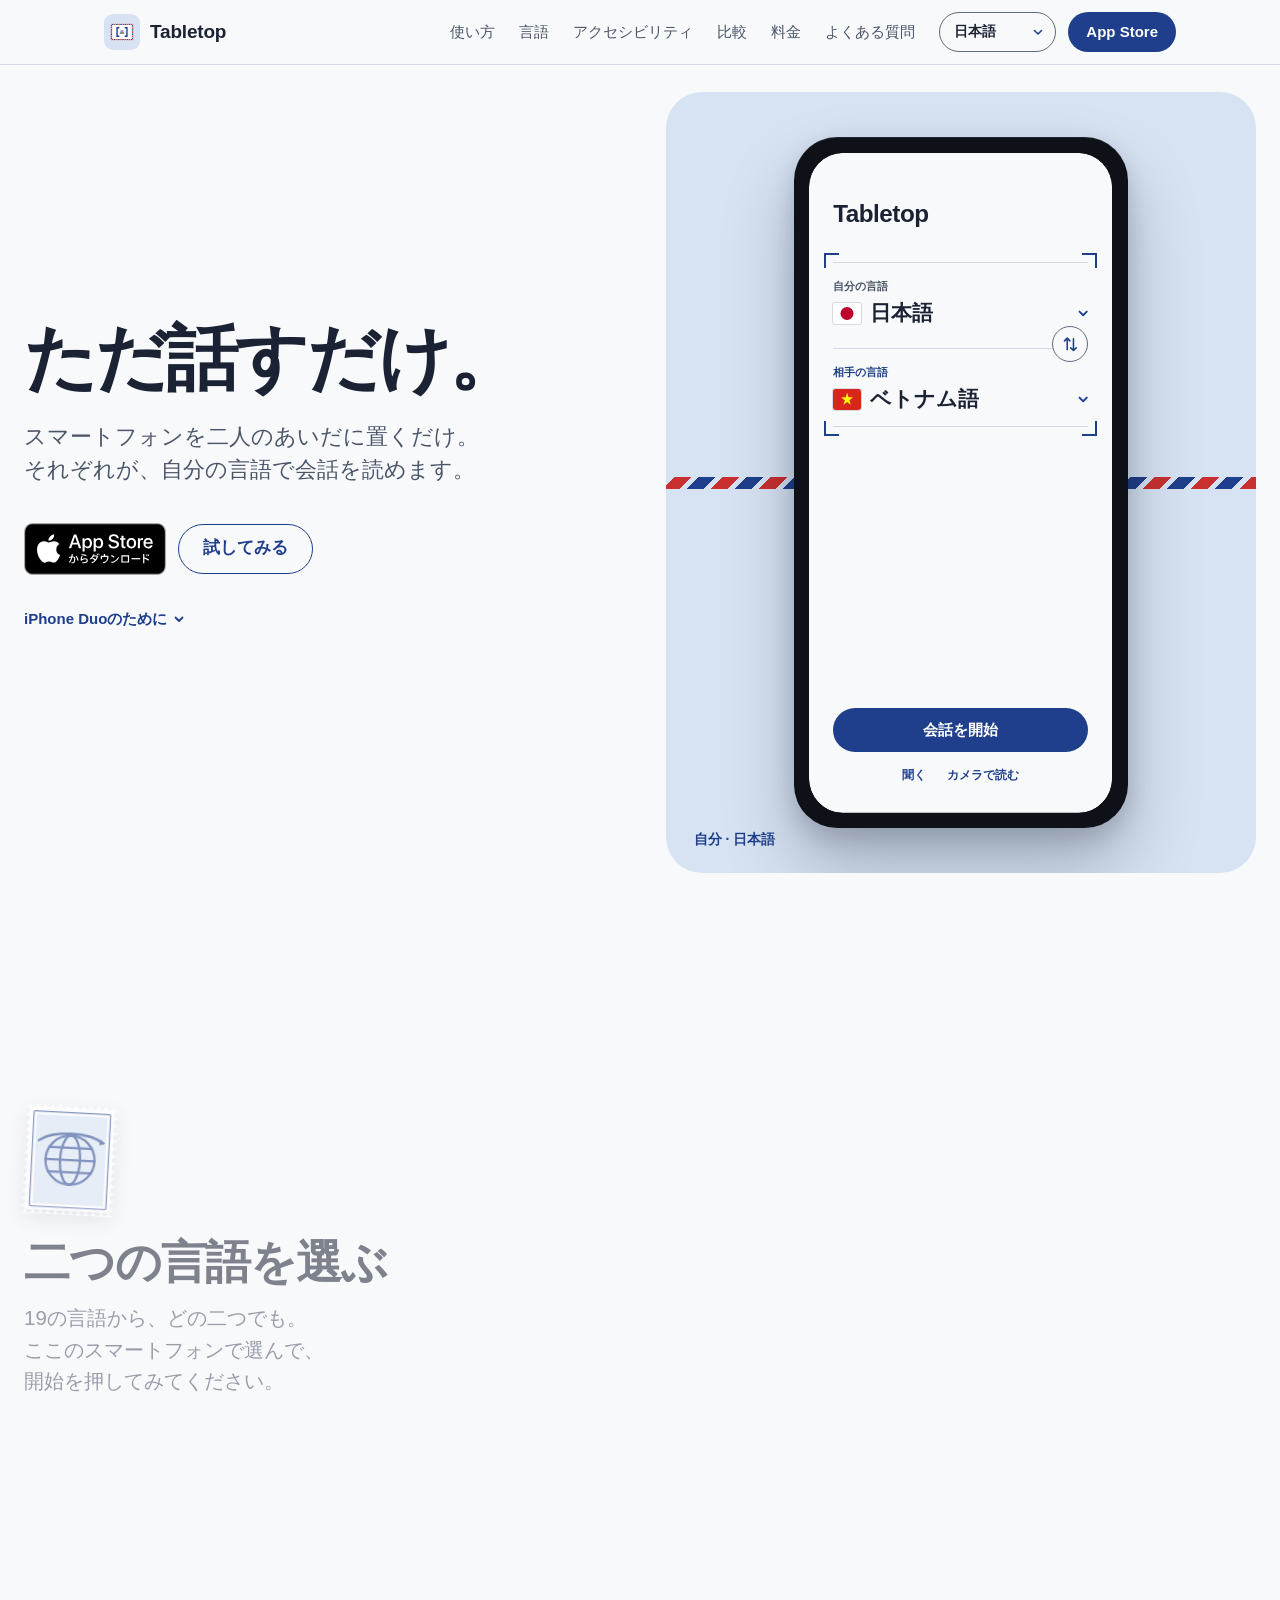
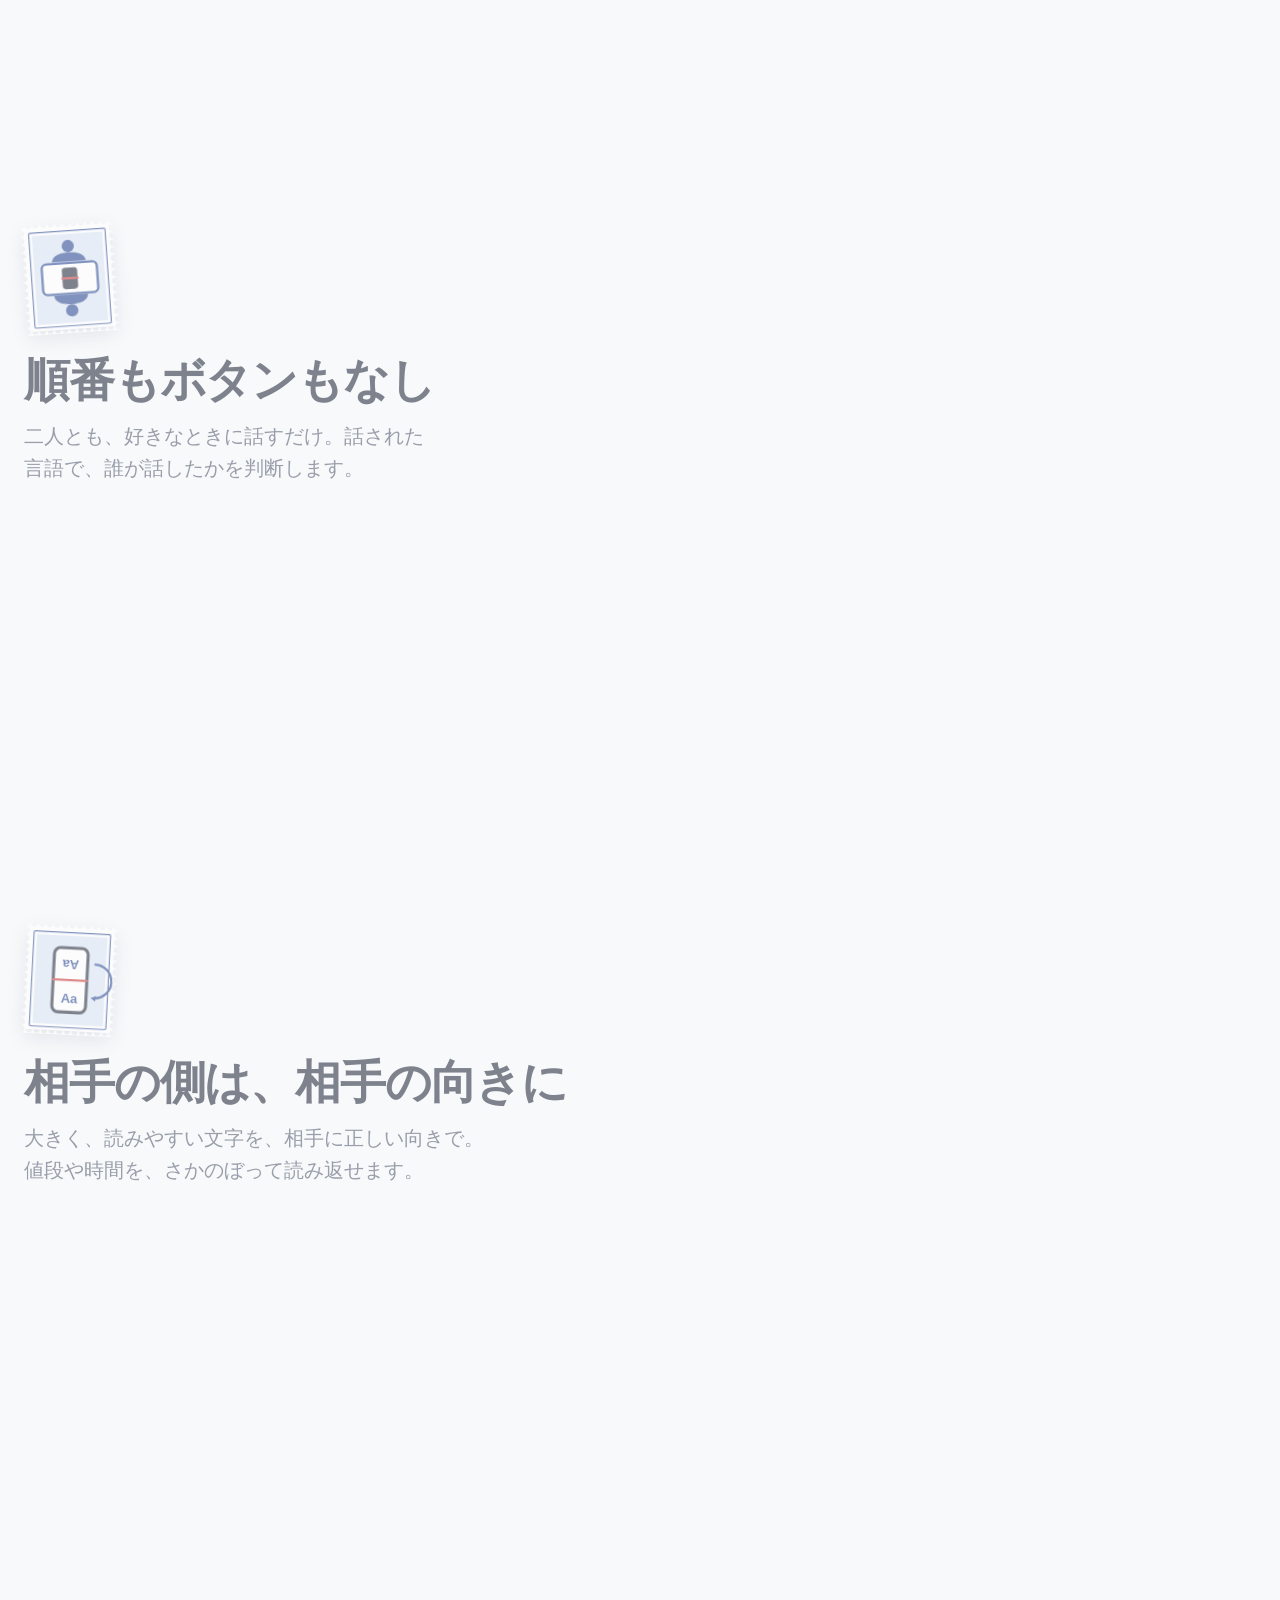
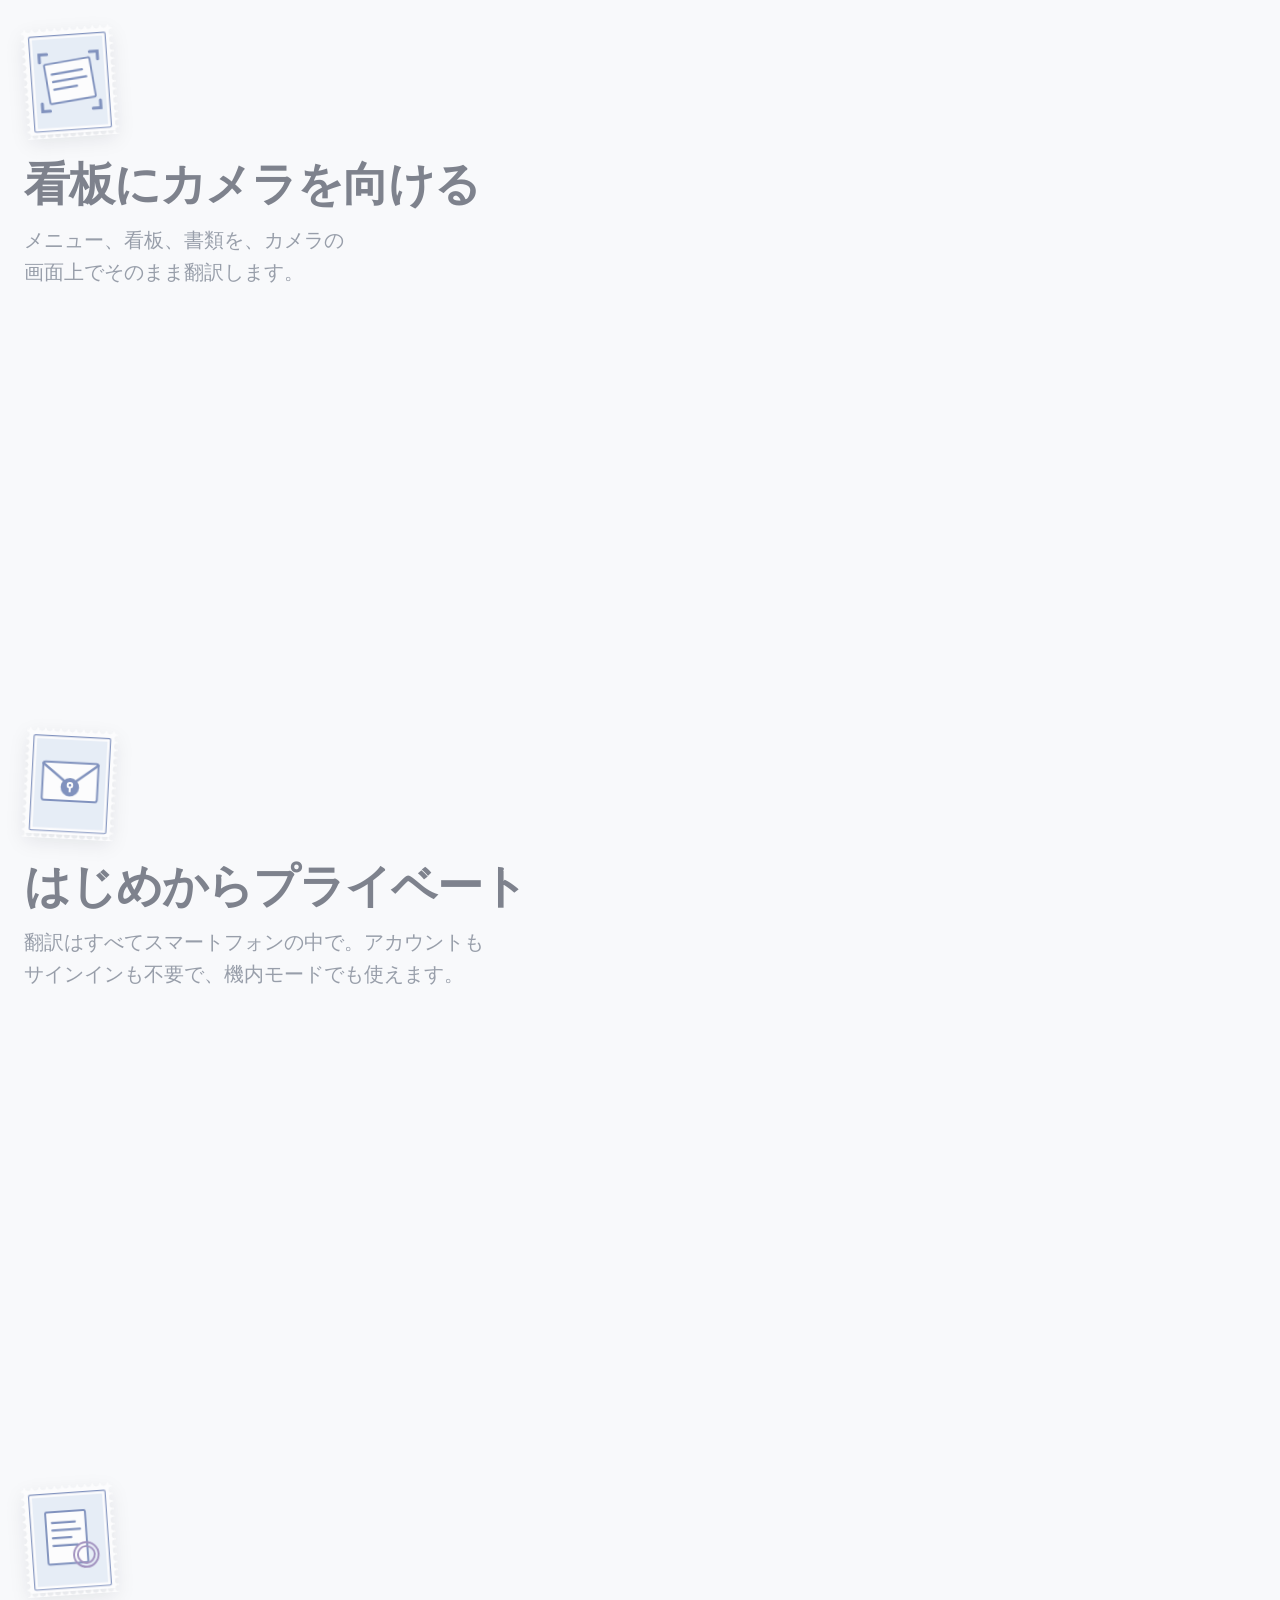
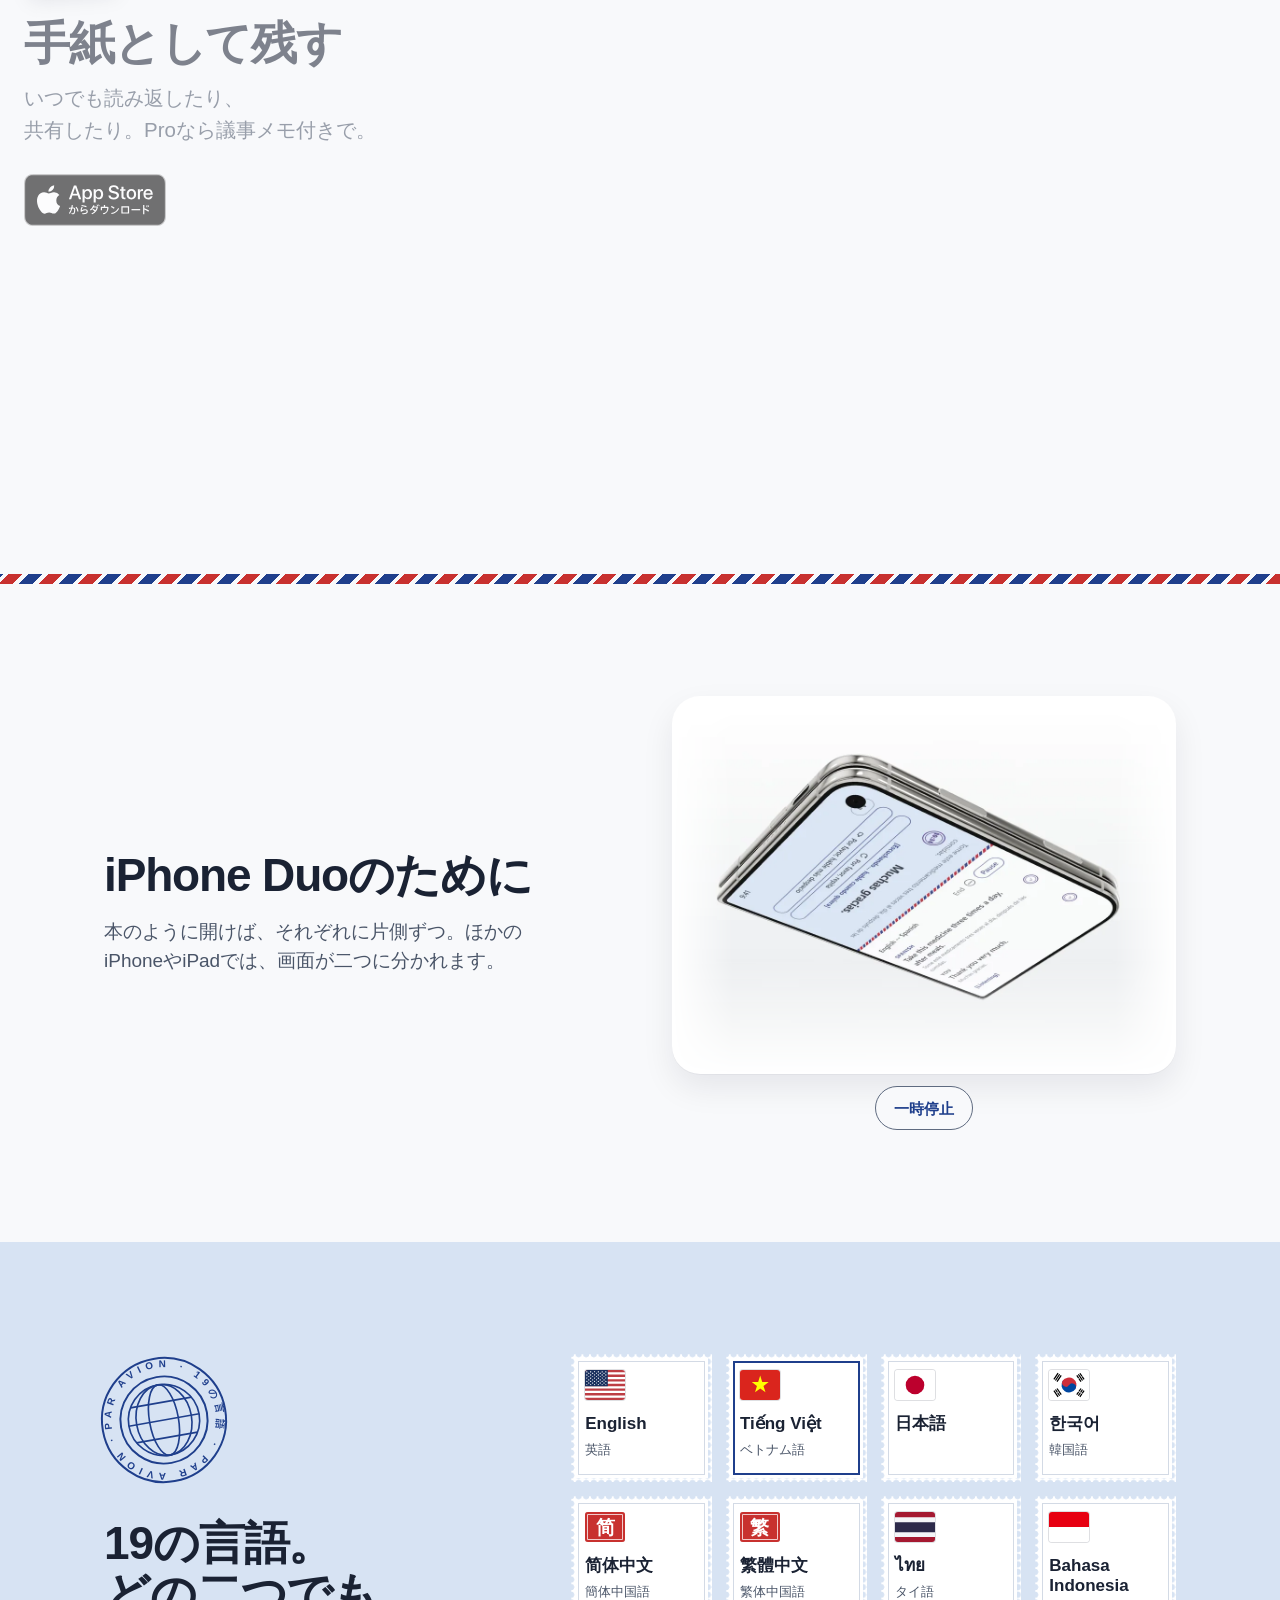
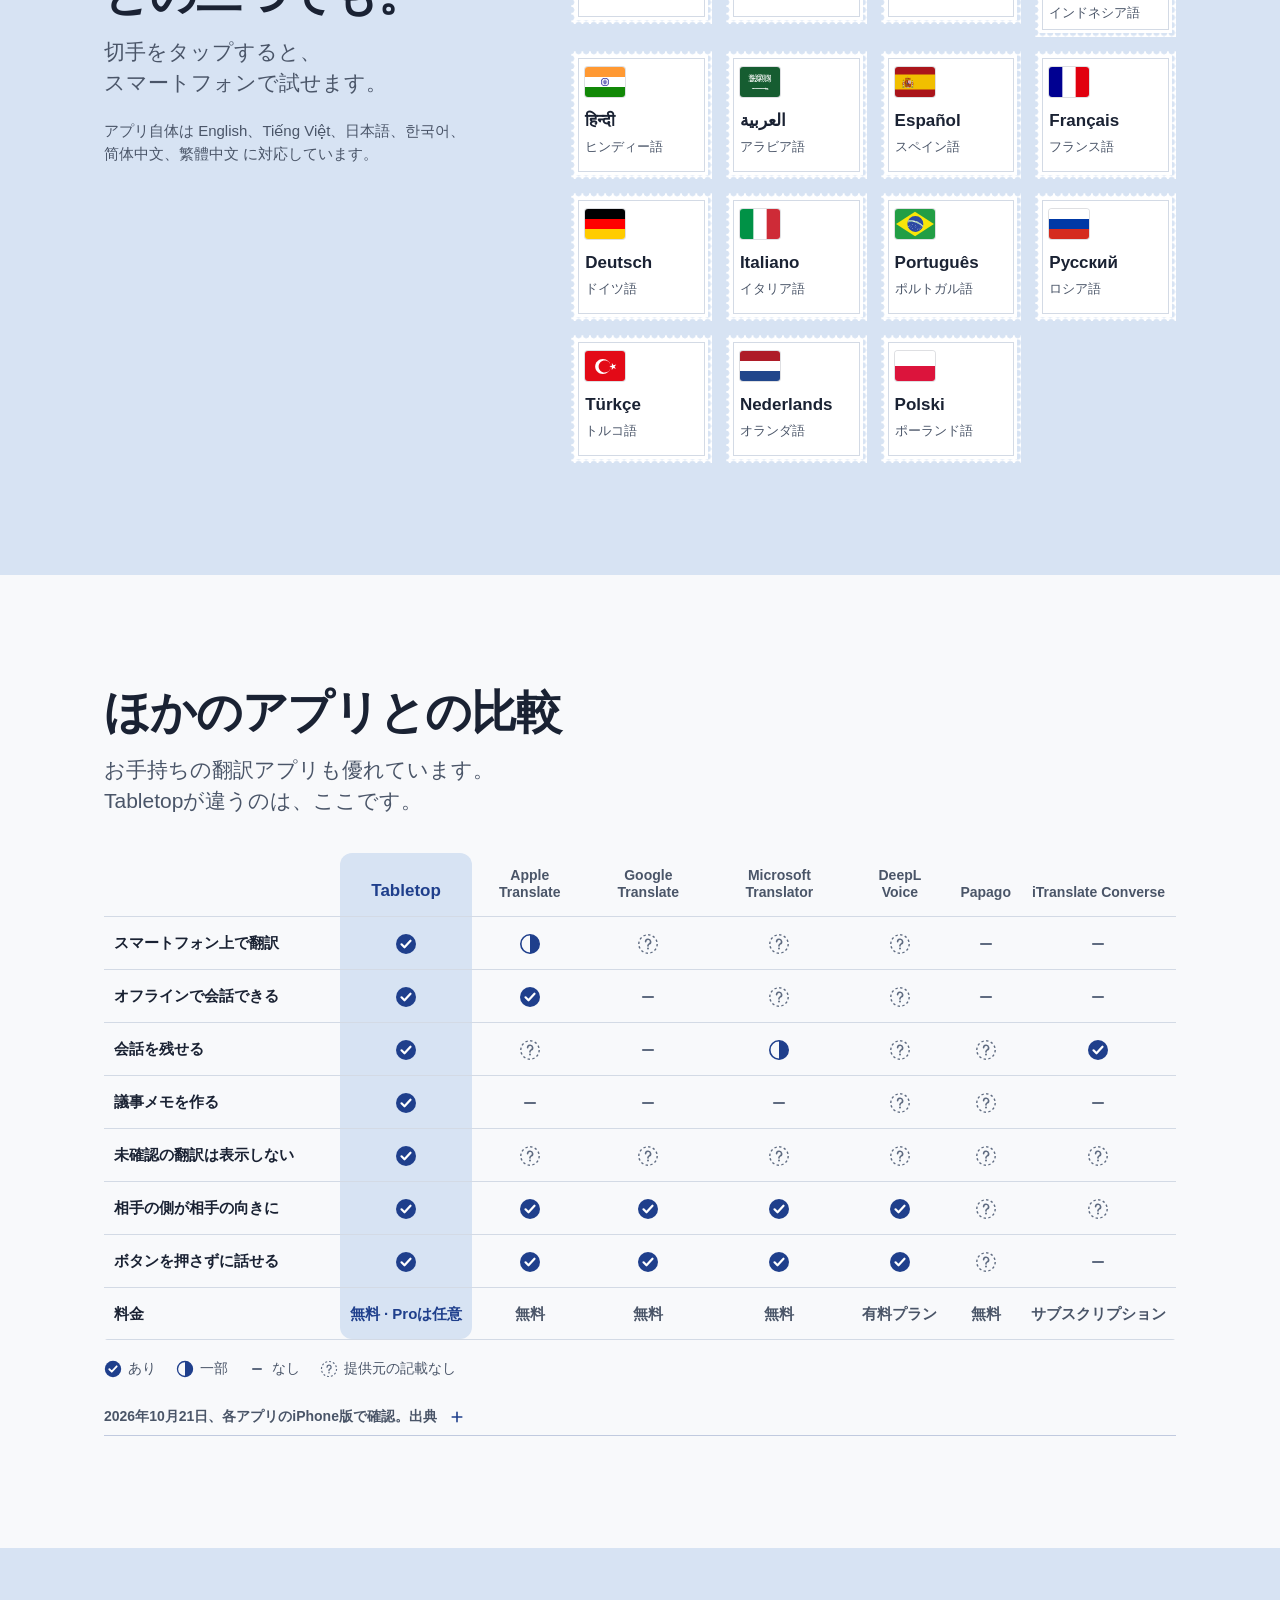
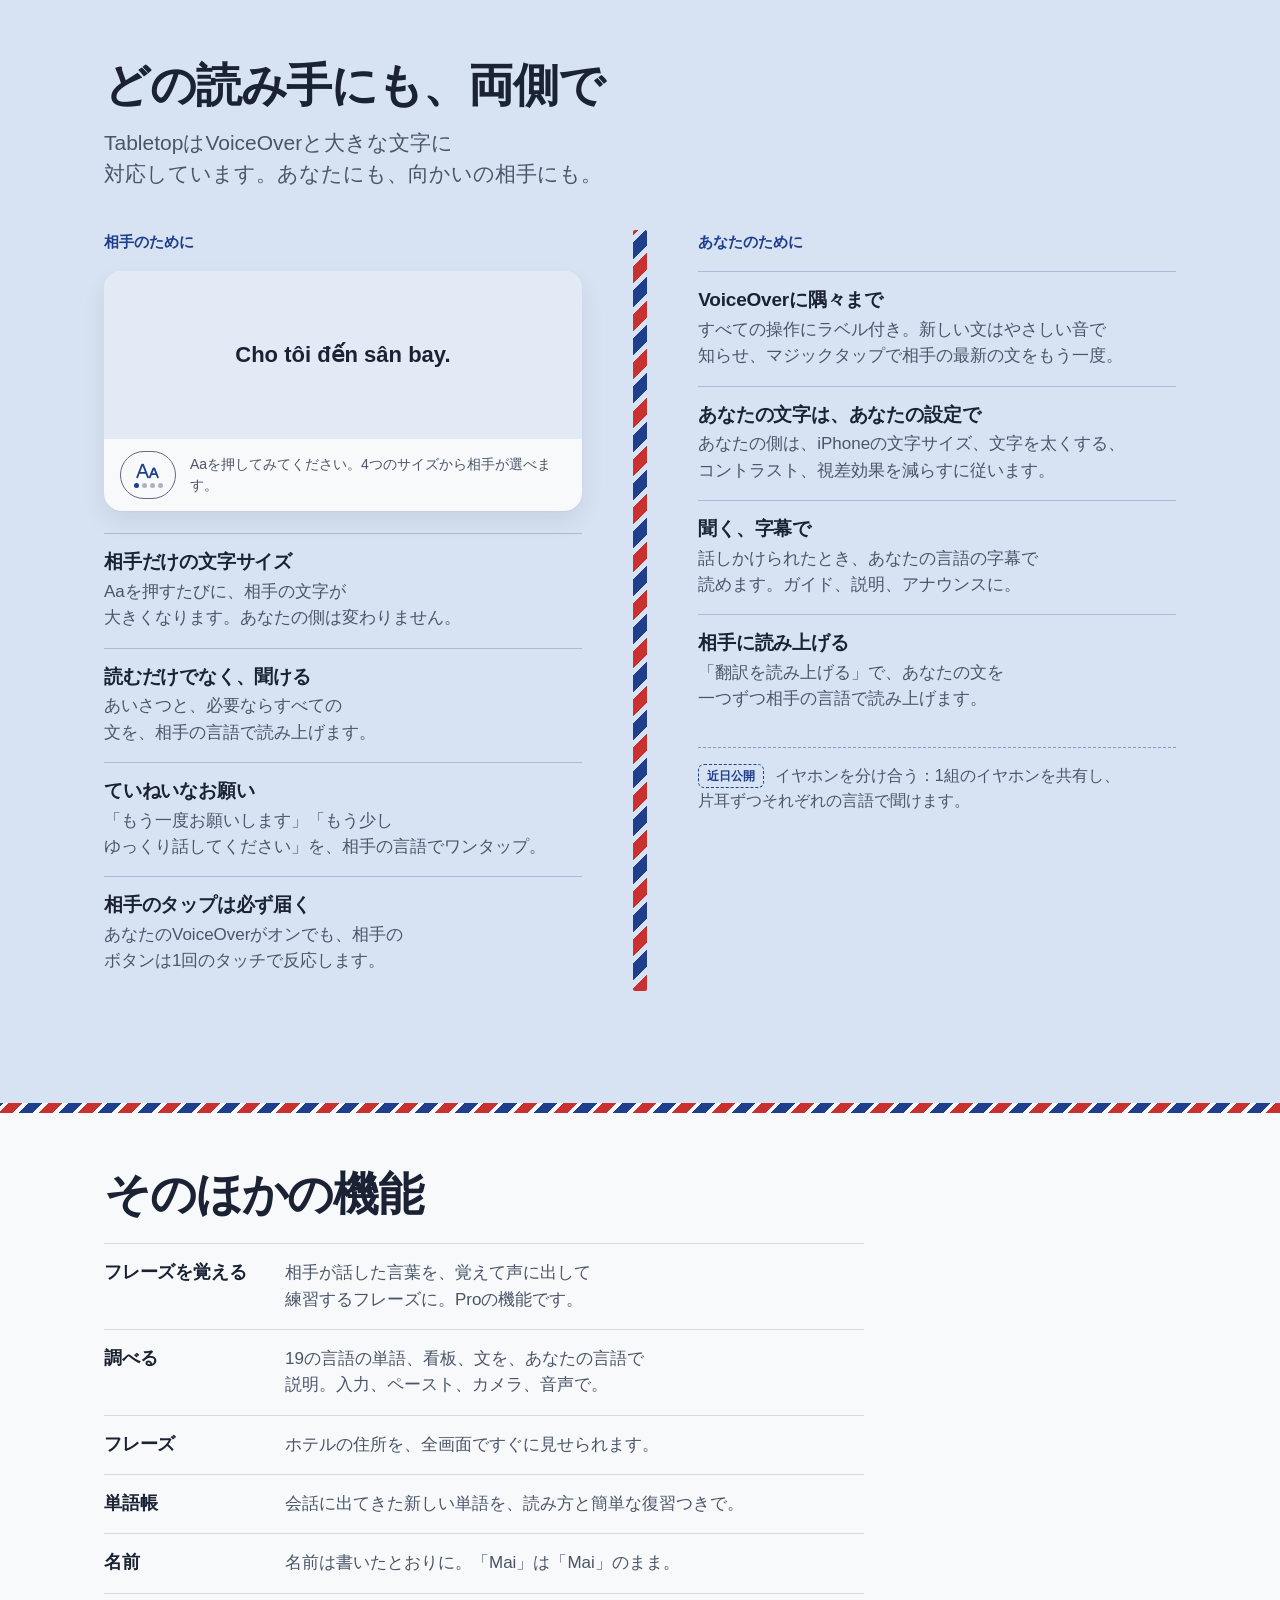
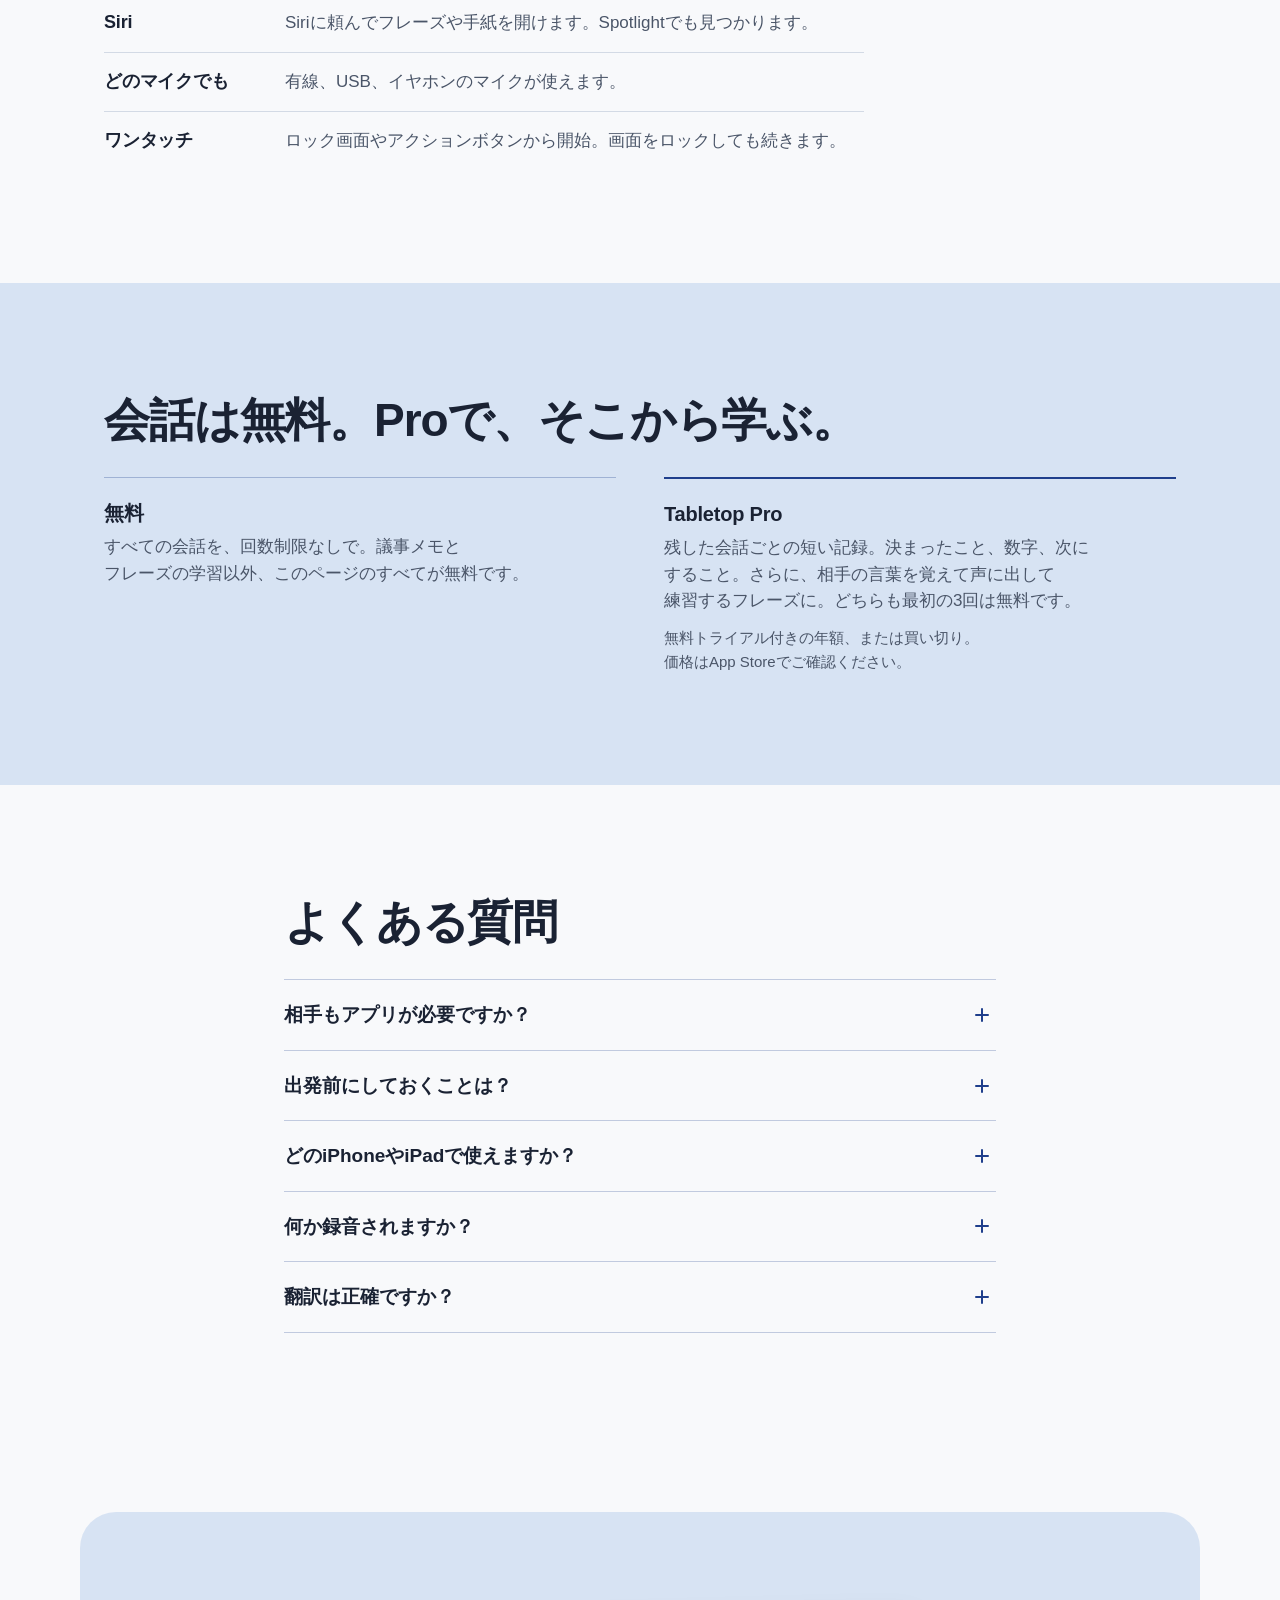
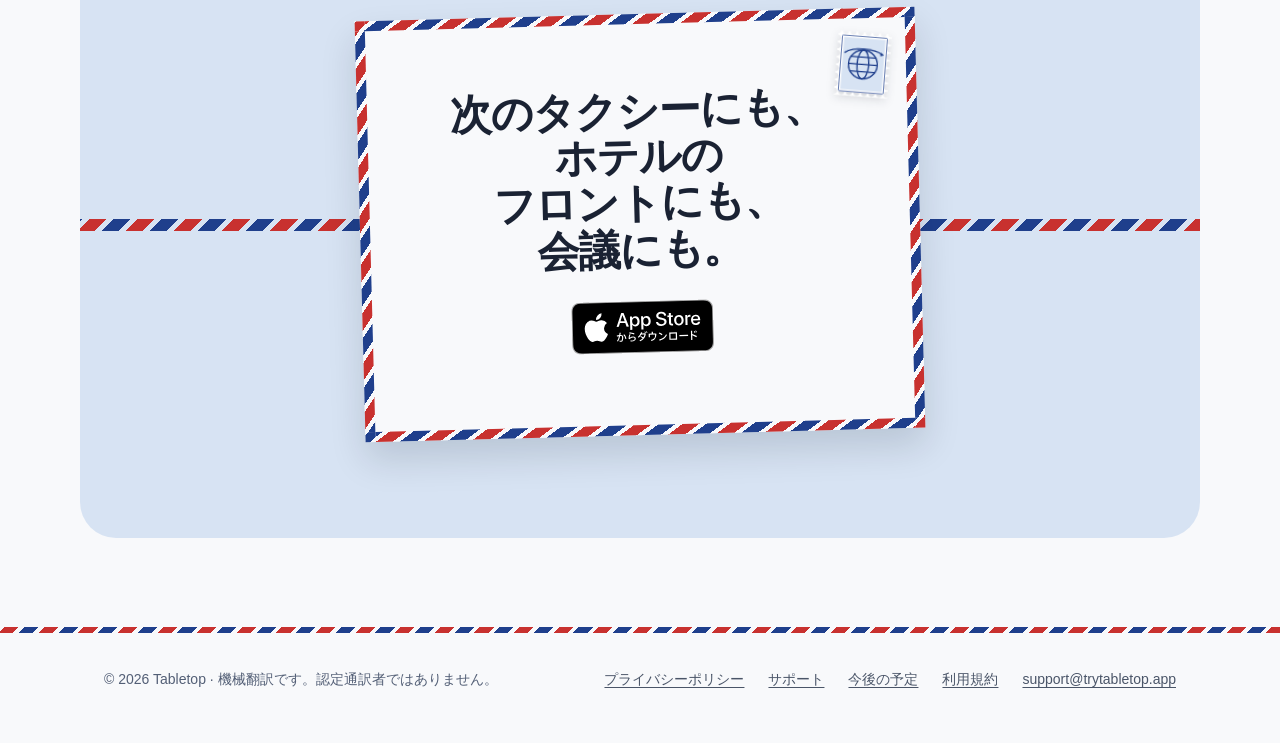
<file: ja/index.html>
<!doctype html>
<!-- Generated from /index.html and /i18n.js by _build/build-locales.mjs: edit those, not this page. -->
<html lang="ja">
<head>
  <meta charset="utf-8">
  <meta name="viewport" content="width=device-width, initial-scale=1">
  <title>Tabletop: 対面通訳・翻訳 — 二人の会話を、それぞれの言語で</title>
  <meta name="description" content="スマートフォンを二人のあいだに置いて、話すだけ。Tabletopは二つの言語を聞き取り、それぞれの側に自分の言語で会話を表示します。プライベートで、端末上で動作します。">
  <meta name="apple-itunes-app" content="app-id=6821405972">
  <meta name="color-scheme" content="light">
  <meta name="theme-color" content="#F8F9FB">
  <link rel="icon" href="/assets/logo-light.svg" type="image/svg+xml">
  <link rel="apple-touch-icon" href="/assets/apple-touch-icon.png">
  <meta property="og:type" content="website">
  <meta property="og:title" content="Tabletop: 対面通訳・翻訳 — 二人の会話を、それぞれの言語で">
  <meta property="og:description" content="スマートフォンを二人のあいだに置いて、話すだけ。Tabletopは二つの言語を聞き取り、それぞれの側に自分の言語で会話を表示します。プライベートで、端末上で動作します。">
  <meta property="og:image:width" content="1200">
  <meta property="og:image:height" content="630">
  <meta property="og:locale" content="ja_JP">
  <meta property="og:image" content="https://trytabletop.app/assets/og.jpg">
  <meta property="og:url" content="https://trytabletop.app/ja/">
  <link rel="canonical" href="https://trytabletop.app/ja/">
  <meta name="twitter:card" content="summary_large_image">
  <link rel="alternate" hreflang="x-default" href="https://trytabletop.app/">
  <link rel="alternate" hreflang="en" href="https://trytabletop.app/">
  <link rel="alternate" hreflang="vi" href="https://trytabletop.app/vi/">
  <link rel="alternate" hreflang="ja" href="https://trytabletop.app/ja/">
  <link rel="alternate" hreflang="ko" href="https://trytabletop.app/ko/">
  <link rel="alternate" hreflang="zh-Hans" href="https://trytabletop.app/zh-hans/">
  <link rel="alternate" hreflang="zh-Hant" href="https://trytabletop.app/zh-hant/">
  <link rel="stylesheet" href="/styles.css">
  <link rel="stylesheet" href="/duo.css">
  <script type="application/ld+json">
  {
    "inLanguage": "ja",
    "@context": "https://schema.org",
    "@type": "MobileApplication",
    "name": "Tabletop Interpreter",
    "operatingSystem": "iOS 26 or later",
    "applicationCategory": "TravelApplication",
    "url": "https://trytabletop.app/ja/",
    "installUrl": "https://apps.apple.com/app/tabletop-interpreter/id6821405972",
    "offers": { "@type": "Offer", "price": "0", "priceCurrency": "USD",
                "description": "Free to download; every conversation is free. Optional Tabletop Pro (in-app purchase) writes minutes of the conversations you keep." },
    "description": "A face-to-face interpreter: one device between two people, each reading the conversation in their own language on their own half of the screen."
  }
  </script>
</head>
<body>
  <a class="skip" href="#main" data-i18n="skip">本文へスキップ</a>

  <header class="top">
    <div class="wrap top__row">
      <a class="brand" href="/ja/" aria-label="Tabletop">
        <img src="/assets/logo-light.svg" alt="" width="36" height="36">
        <span>Tabletop</span>
      </a>
      <nav class="top__nav" aria-label="メイン" data-i18n-aria="aria.main">
        <a href="#ch1" data-i18n="nav.how">使い方</a>
        <a href="#languages" data-i18n="nav.languages">言語</a>
        <a href="#access" data-i18n="nav.access">アクセシビリティ</a>
        <a href="#compare" data-i18n="nav.compare">比較</a>
        <a href="#pro" data-i18n="nav.pro">料金</a>
        <a href="#faq" data-i18n="nav.faq">よくある質問</a>
      </nav>
      <div class="top__actions">
        <label class="lang">
          <span class="sr-only" data-i18n="aria.language">言語</span>
          <select class="js-lang">
            <option value="en" lang="en">English</option>
            <option value="vi" lang="vi">Tiếng Việt</option>
            <option value="ja" lang="ja" selected>日本語</option>
            <option value="ko" lang="ko">한국어</option>
            <option value="zh-Hans" lang="zh-Hans">简体中文</option>
            <option value="zh-Hant" lang="zh-Hant">繁體中文</option>
          </select>
        </label>
        <a class="btn btn--small js-store" href="https://apps.apple.com/app/tabletop-interpreter/id6821405972" data-i18n="cta.short">App Store</a>
      </div>
    </div>
  </header>

  <main id="main">
    <!-- The page is the app, used once: the device on the table is Tabletop's Quick Start, then its conversation.
         The visitor picks two languages and presses Start; each chapter moves it on and brackets what it is about. -->
    <section class="story" aria-labelledby="story-title">
      <div class="wrap story__grid">
        <div class="story__copy">
          <h1 id="story-title" data-i18n="hero.title">ただ話すだけ。</h1>
          <p class="lede" data-i18n="hero.lede">スマートフォンを二人のあいだに置くだけ。それぞれが、自分の言語で会話を読めます。</p>
          <div class="hero__ctas">
            <a class="badge js-store" href="https://apps.apple.com/app/tabletop-interpreter/id6821405972"><img class="js-badge" src="/assets/badges/ja.svg" width="150" height="50" alt="App Storeからダウンロード" data-i18n-alt="cta.store"></a>
            <a class="btn btn--quiet" href="#ch1" data-i18n="cta.try">試してみる</a>
          </div>
          <p class="hero__duo"><a href="#duo"><span data-i18n="hero.duo">iPhone Duoのために</span><svg viewBox="0 0 12 12" aria-hidden="true"><path d="M2.5 4.5 6 8l3.5-3.5"/></svg></a></p>
        </div>
        <div class="story__stage">
          <figure class="table">
            <p class="side side--them"><span data-i18n="side.them">相手</span> · <span class="js-side-them">Vietnamese</span></p>
            <div class="table__seam" aria-hidden="true"></div>
            <div class="device js-device" data-view="talk" data-step="4" data-focus="none" role="group" aria-label="Tabletopを試す" data-i18n-aria="demo.label">
              <div class="dv">
                <!-- Quick Start, as the app opens -->
                <div class="dv__quick">
                  <p class="dv__brand">Tabletop</p>
                  <div class="pick">
                    <span class="pick__k" data-i18n="demo.mine">自分の言語</span>
                    <span class="pick__v"><span class="flag js-flag-me"></span><span class="pick__name js-name-me">English</span><svg class="pick__chev" viewBox="0 0 10 10" aria-hidden="true"><path d="M1.5 3.5 5 7l3.5-3.5"/></svg></span>
                    <select class="js-pick-me" aria-label="自分の言語" data-i18n-aria="demo.mine"></select>
                  </div>
                  <button type="button" class="dv__swap js-swap" aria-label="言語を入れ替える" data-i18n-aria="demo.swap">
                    <svg viewBox="0 0 24 24" aria-hidden="true"><path d="M8 4v15M8 4 4.5 7.5M8 4l3.5 3.5M16 20V5m0 15-3.5-3.5M16 20l3.5-3.5"/></svg>
                  </button>
                  <div class="pick pick--them">
                    <span class="pick__k" data-i18n="demo.theirs">相手の言語</span>
                    <span class="pick__v"><span class="flag js-flag-them"></span><span class="pick__name js-name-them">Vietnamese</span><svg class="pick__chev" viewBox="0 0 10 10" aria-hidden="true"><path d="M1.5 3.5 5 7l3.5-3.5"/></svg></span>
                    <select class="js-pick-them" aria-label="相手の言語" data-i18n-aria="demo.theirs"></select>
                  </div>
                  <button type="button" class="dv__start js-start" data-i18n="demo.start">会話を開始</button>
                  <p class="dv__more"><span data-i18n="demo.listen">聞く</span><span data-i18n="demo.camera">カメラで読む</span></p>
                </div>
                <!-- The conversation: their half turned to face them, yours below the seam -->
                <div class="dv__theirs" lang="vi">
                  <p class="dv__cue js-dv-tcue">[Đang nghe, xin mời nói]</p>
                  <p class="dv__big js-dv-tbig">Khoảng một tiếng.</p>
                  <p class="dv__prev js-dv-tprev">Vâng, đi cao tốc. Mất bao lâu ạ?</p>
                </div>
                <div class="dv__seam"></div>
                <div class="dv__mine">
                  <p class="dv__bar"><span class="dv__pair js-dv-pair">English ↔ Vietnamese</span><span class="dv__end js-dv-end">End</span><span class="dv__pause js-dv-pause">Pause</span></p>
                  <ol class="dv__lines js-dv-lines">
                    <li class="dv__line is-in" data-n="1"><b>YOU</b><span class="dv__text">Please take me to the airport.</span><span class="dv__gloss">Cho tôi đến sân bay.</span><i class="dv__mark"></i></li>
                    <li class="dv__line dv__line--them is-in" data-n="2"><b>VIETNAMESE</b><span class="dv__text">Shall I take the highway?</span><span class="dv__gloss">Mình đi đường cao tốc nhé?</span><i class="dv__mark"></i></li>
                    <li class="dv__line is-in" data-n="3"><b>YOU</b><span class="dv__text">Yes, please. How long will it take?</span><span class="dv__gloss">Vâng, đi cao tốc. Mất bao lâu ạ?</span><i class="dv__mark"></i></li>
                    <li class="dv__line dv__line--them is-in" data-n="4"><b>VIETNAMESE</b><span class="dv__text">About an hour.</span><span class="dv__gloss">Khoảng một tiếng.</span><i class="dv__mark"></i></li>
                  </ol>
                  <p class="dv__listen js-dv-listen">[Listening]</p>
                </div>
                <!-- Read with Camera: a sign in their language, your language laid over each line -->
                <div class="dv__cam" aria-hidden="true">
                  <div class="cam__sign js-cam-sign" lang="vi">
                    <p class="cam__s1 js-cam-s1">TAXI SÂN BAY</p>
                    <p class="cam__s2 js-cam-s2">Phí cầu đường trả bằng tiền mặt.</p>
                  </div>
                  <p class="cam__slip cam__slip--1 js-cam-t1">AIRPORT TAXI</p>
                  <p class="cam__slip cam__slip--2 js-cam-t2">Tolls are paid in cash.</p>
                  <p class="cam__btn js-cam-btn">Read This Page</p>
                </div>
                <!-- Kept: the conversation as a letter, its minutes first -->
                <div class="dv__letter">
                  <p class="dv__lt js-dv-lt">No. 12 · To the airport</p>
                  <p class="dv__lh js-dv-lh">Minutes</p>
                  <p class="dv__pt"><span class="js-dv-p1">You asked to go to the airport.</span><b>↓1</b></p>
                  <p class="dv__pt"><span class="js-dv-p2">They suggested the highway: about an hour.</span><b>↓4</b></p>
                  <p class="dv__lh js-dv-cv">Conversation</p>
                  <p class="dv__cl"><b>1</b><span class="js-dv-c1">Please take me to the airport.</span></p>
                  <p class="dv__cl"><b>2</b><span class="js-dv-c2">Shall I take the highway?</span></p>
                  <p class="dv__cl"><b>3</b><span class="js-dv-c3">Yes, please. How long will it take?</span></p>
                  <p class="dv__cl"><b>4</b><span class="js-dv-c4">About an hour.</span></p>
                  <p class="dv__kept"><span class="js-dv-kno">No. 12</span><strong>11:23</strong><span class="js-dv-kk">KEPT</span></p>
                </div>
                <!-- Private by default: a postmark struck on the phone, not a control the app doesn't have -->
                <p class="dv__private" aria-hidden="true"><span class="js-dv-priv1">ON THIS PHONE</span><svg viewBox="0 0 24 24"><path d="M21 15.5v-2l-8-5V3.5a1.5 1.5 0 0 0-3 0V8.5l-8 5v2l8-2.5V18l-2 1.5V21l3.5-1 3.5 1v-1.5L13 18v-5z"/></svg><span class="js-dv-priv2">NO ACCOUNT</span></p>
                <!-- The highlight: captioning brackets around what the chapter is about -->
                <span class="dv__focus" aria-hidden="true"><i></i><i></i><i></i><i></i></span>
                <span class="dv__focus" aria-hidden="true"><i></i><i></i><i></i><i></i></span>
              </div>
            </div>
            <p class="side side--you"><span data-i18n="side.you">自分</span> · <span class="js-side-you">English</span></p>
          </figure>
        </div>

        <article class="chapter" id="ch1" data-view="quick" data-focus="pick">
          <span class="stamp" aria-hidden="true"><svg viewBox="0 0 120 144"><use href="#stamp-globe"/></svg></span>
          <h2 data-i18n="ch1.t">二つの言語を選ぶ</h2>
          <p data-i18n="ch1.d">19の言語から、どの二つでも。ここのスマートフォンで選んで、開始を押してみてください。</p>
        </article>
        <article class="chapter" id="ch2" data-view="talk" data-step="2" data-focus="both">
          <span class="stamp" aria-hidden="true"><svg viewBox="0 0 120 144"><use href="#stamp-table"/></svg></span>
          <h2 data-i18n="ch2.t">順番もボタンもなし</h2>
          <p data-i18n="ch2.d">二人とも、好きなときに話すだけ。話された言語で、誰が話したかを判断します。</p>
        </article>
        <article class="chapter" id="ch3" data-view="talk" data-step="4" data-focus="theirs">
          <span class="stamp" aria-hidden="true"><svg viewBox="0 0 120 144"><use href="#stamp-turn"/></svg></span>
          <h2 data-i18n="ch3.t">相手の側は、相手の向きに</h2>
          <p data-i18n="ch3.d">大きく、読みやすい文字を、相手に正しい向きで。値段や時間を、さかのぼって読み返せます。</p>
        </article>
        <article class="chapter" id="ch4" data-view="cam" data-focus="cam">
          <span class="stamp" aria-hidden="true"><svg viewBox="0 0 120 144"><use href="#stamp-camera"/></svg></span>
          <h2 data-i18n="ch4.t">看板にカメラを向ける</h2>
          <p data-i18n="ch4.d">メニュー、看板、書類を、カメラの画面上でそのまま翻訳します。</p>
        </article>
        <article class="chapter" id="ch5" data-view="talk" data-step="4" data-focus="air">
          <span class="stamp" aria-hidden="true"><svg viewBox="0 0 120 144"><use href="#stamp-seal"/></svg></span>
          <h2 data-i18n="ch5.t">はじめからプライベート</h2>
          <p data-i18n="ch5.d">翻訳はすべてスマートフォンの中で。アカウントもサインインも不要で、機内モードでも使えます。</p>
        </article>
        <article class="chapter" id="ch6" data-view="kept" data-focus="letter">
          <span class="stamp" aria-hidden="true"><svg viewBox="0 0 120 144"><use href="#stamp-letter"/></svg></span>
          <h2 data-i18n="ch6.t">手紙として残す</h2>
          <p data-i18n="ch6.d">いつでも読み返したり、共有したり。Proなら議事メモ付きで。</p>
          <p class="chapter__cta"><a class="badge js-store" href="https://apps.apple.com/app/tabletop-interpreter/id6821405972"><img class="js-badge" src="/assets/badges/ja.svg" width="150" height="50" alt="App Storeからダウンロード" data-i18n-alt="cta.store"></a></p>
        </article>
      </div>
    </section>

    <div class="airmail" role="presentation"></div>

    <!-- iPhone Duo: the unfolding video (a 3D mockup of Tabletop's real screens, see duo.css). It loads and plays only
         once it is on screen, never under Reduce Motion, and Pause stops it. -->
    <section class="section duo" id="duo" aria-labelledby="duo-title">
      <div class="wrap duo__grid">
        <div>
          <h2 id="duo-title" data-i18n="duo.title">iPhone Duoのために</h2>
          <p data-i18n="duo.body">本のように開けば、それぞれに片側ずつ。ほかのiPhoneやiPadでは、画面が二つに分かれます。</p>
        </div>
        <figure class="held">
          <div class="fold">
            <video class="duo-video js-duo-video" muted loop playsinline preload="none" width="1080" height="810"
                   poster="/assets/duo/duo-unfold-dau.webp" aria-labelledby="fold-desc">
              <source src="/assets/duo/duo-unfold.mp4" type="video/mp4">
            </video>
            <img class="duo-still" src="/assets/duo/duo-unfold-mo.webp" width="1080" height="810" alt="" aria-hidden="true" loading="lazy">
            <span class="sr-only" id="fold-desc" data-i18n="duo.alt">動画：iPhone Duoが本のように開きます。閉じているときは外側のディスプレイで会話が上下に分かれ、相手の側は相手に向いています。開くと、相手の側は相手の言語で相手に向き、あなたの側はあなたの言語を表示します。</span>
          </div>
          <div class="controls controls--center">
            <button type="button" class="ctl ctl--text js-video-pause" aria-label="ビデオを一時停止" data-i18n-aria="motion.video.pause"><span data-i18n="motion.pause">一時停止</span></button>
          </div>
        </figure>
      </div>
    </section>

    <!-- Languages: a sheet of stamps. Tapping one puts it on the phone above as the other person's language. -->
    <section class="section sheet langs" id="languages" aria-labelledby="langs-title">
      <div class="wrap langs__grid">
        <div class="langs__copy">
          <svg class="globe" viewBox="0 0 200 200" aria-hidden="true">
            <defs><path id="globe-ring" d="M100 100m-80 0a80 80 0 1 1 160 0a80 80 0 1 1-160 0"/></defs>
            <circle cx="100" cy="100" r="94" class="globe__rim"/>
            <circle cx="100" cy="100" r="66" class="globe__rim"/>
            <text class="globe__text"><textPath href="#globe-ring" textLength="490" data-i18n="langs.ring">PAR AVION · 19の言語 · PAR AVION ·</textPath></text>
            <g class="globe__earth">
              <circle cx="100" cy="100" r="54"/>
              <ellipse cx="100" cy="100" rx="22" ry="54"/>
              <ellipse cx="100" cy="100" rx="42" ry="54"/>
              <path d="M46 100h108M53 73h94M53 127h94"/>
            </g>
          </svg>
          <h2 id="langs-title" data-i18n="langs.title">19の言語。どの二つでも。</h2>
          <p class="lede" data-i18n="langs.lede">切手をタップすると、スマートフォンで試せます。</p>
          <p class="langs__note js-stamp-note" aria-live="polite" hidden><span class="js-stamp-msg"></span> <a href="#story-title" class="js-stamp-see"><span data-i18n="stamp.see">スマートフォンで見る</span><svg viewBox="0 0 12 12" aria-hidden="true"><path d="M2.5 7.5 6 4l3.5 3.5"/></svg></a><span class="js-stamp-tpl" hidden data-i18n="stamp.on">{lang}をスマートフォンにセットしました。</span></p>
          <p class="small langs__ui" data-i18n-html="langs.ui">アプリ自体は <span class="nw">English</span>、<span class="nw">Tiếng Việt</span>、<span class="nw">日本語</span>、<span class="nw">한국어</span>、<span class="nw">简体中文</span>、<span class="nw">繁體中文</span> に対応しています。</p>
        </div>
        <ul class="stamps js-stamps">
          <li><button type="button" class="lstamp" data-code="en"><img src="/assets/flags/us.svg" alt="" width="48" height="36" loading="lazy"><span class="lstamp__n" lang="en">English</span><span class="lstamp__l"></span></button></li>
          <li><button type="button" class="lstamp" data-code="vi"><img src="/assets/flags/vn.svg" alt="" width="48" height="36" loading="lazy"><span class="lstamp__n" lang="vi">Tiếng Việt</span><span class="lstamp__l"></span></button></li>
          <li><button type="button" class="lstamp" data-code="ja"><img src="/assets/flags/jp.svg" alt="" width="48" height="36" loading="lazy"><span class="lstamp__n" lang="ja">日本語</span><span class="lstamp__l"></span></button></li>
          <li><button type="button" class="lstamp" data-code="ko"><img src="/assets/flags/kr.svg" alt="" width="48" height="36" loading="lazy"><span class="lstamp__n" lang="ko">한국어</span><span class="lstamp__l"></span></button></li>
          <li><button type="button" class="lstamp" data-code="zh-Hans"><span class="seal" lang="zh-Hans">简</span><span class="lstamp__n" lang="zh-Hans">简体中文</span><span class="lstamp__l"></span></button></li>
          <li><button type="button" class="lstamp" data-code="zh-Hant"><span class="seal" lang="zh-Hant">繁</span><span class="lstamp__n" lang="zh-Hant">繁體中文</span><span class="lstamp__l"></span></button></li>
          <li><button type="button" class="lstamp" data-code="th"><img src="/assets/flags/th.svg" alt="" width="48" height="36" loading="lazy"><span class="lstamp__n" lang="th">ไทย</span><span class="lstamp__l"></span></button></li>
          <li><button type="button" class="lstamp" data-code="id"><img src="/assets/flags/id.svg" alt="" width="48" height="36" loading="lazy"><span class="lstamp__n" lang="id">Bahasa Indonesia</span><span class="lstamp__l"></span></button></li>
          <li><button type="button" class="lstamp" data-code="hi"><img src="/assets/flags/in.svg" alt="" width="48" height="36" loading="lazy"><span class="lstamp__n" lang="hi">हिन्दी</span><span class="lstamp__l"></span></button></li>
          <li><button type="button" class="lstamp" data-code="ar"><img src="/assets/flags/sa.svg" alt="" width="48" height="36" loading="lazy"><span class="lstamp__n" lang="ar" dir="rtl">العربية</span><span class="lstamp__l"></span></button></li>
          <li><button type="button" class="lstamp" data-code="es"><img src="/assets/flags/es.svg" alt="" width="48" height="36" loading="lazy"><span class="lstamp__n" lang="es">Español</span><span class="lstamp__l"></span></button></li>
          <li><button type="button" class="lstamp" data-code="fr"><img src="/assets/flags/fr.svg" alt="" width="48" height="36" loading="lazy"><span class="lstamp__n" lang="fr">Français</span><span class="lstamp__l"></span></button></li>
          <li><button type="button" class="lstamp" data-code="de"><img src="/assets/flags/de.svg" alt="" width="48" height="36" loading="lazy"><span class="lstamp__n" lang="de">Deutsch</span><span class="lstamp__l"></span></button></li>
          <li><button type="button" class="lstamp" data-code="it"><img src="/assets/flags/it.svg" alt="" width="48" height="36" loading="lazy"><span class="lstamp__n" lang="it">Italiano</span><span class="lstamp__l"></span></button></li>
          <li><button type="button" class="lstamp" data-code="pt"><img src="/assets/flags/br.svg" alt="" width="48" height="36" loading="lazy"><span class="lstamp__n" lang="pt">Português</span><span class="lstamp__l"></span></button></li>
          <li><button type="button" class="lstamp" data-code="ru"><img src="/assets/flags/ru.svg" alt="" width="48" height="36" loading="lazy"><span class="lstamp__n" lang="ru">Русский</span><span class="lstamp__l"></span></button></li>
          <li><button type="button" class="lstamp" data-code="tr"><img src="/assets/flags/tr.svg" alt="" width="48" height="36" loading="lazy"><span class="lstamp__n" lang="tr">Türkçe</span><span class="lstamp__l"></span></button></li>
          <li><button type="button" class="lstamp" data-code="nl"><img src="/assets/flags/nl.svg" alt="" width="48" height="36" loading="lazy"><span class="lstamp__n" lang="nl">Nederlands</span><span class="lstamp__l"></span></button></li>
          <li><button type="button" class="lstamp" data-code="pl"><img src="/assets/flags/pl.svg" alt="" width="48" height="36" loading="lazy"><span class="lstamp__n" lang="pl">Polski</span><span class="lstamp__l"></span></button></li>
        </ul>
      </div>
    </section>

    <!-- Compare: checked against each maker's own pages, dated, sources listed -->
    <section class="section compare" id="compare" aria-labelledby="compare-title">
      <div class="wrap">
        <h2 id="compare-title" data-i18n="cmp.title">ほかのアプリとの比較</h2>
        <p class="lede" data-i18n="cmp.lede">お手持ちの翻訳アプリも優れています。Tabletopが違うのは、ここです。</p>
        <p class="cmp__hint" data-i18n="cmp.swipe">表をスワイプすると、すべてのアプリが見られます。</p>
        <div class="cmp" tabindex="0" role="region" aria-labelledby="compare-title">
          <table>
            <thead>
              <tr>
                <td></td>
                <th scope="col" class="cmp__us">Tabletop</th>
                <th scope="col">Apple Translate</th>
                <th scope="col">Google Translate</th>
                <th scope="col">Microsoft Translator</th>
                <th scope="col">DeepL Voice</th>
                <th scope="col">Papago</th>
                <th scope="col">iTranslate Converse</th>
              </tr>
            </thead>
            <tbody>
              <tr><th scope="row" data-i18n="cmp.r4">スマートフォン上で翻訳</th>
                <td class="cmp__us" data-v="y"></td><td data-v="p"></td><td data-v="u"></td><td data-v="u"></td><td data-v="u"></td><td data-v="n"></td><td data-v="n"></td></tr>
              <tr><th scope="row" data-i18n="cmp.r3">オフラインで会話できる</th>
                <td class="cmp__us" data-v="y"></td><td data-v="y"></td><td data-v="n"></td><td data-v="u"></td><td data-v="u"></td><td data-v="n"></td><td data-v="n"></td></tr>
              <tr><th scope="row" data-i18n="cmp.r6">会話を残せる</th>
                <td class="cmp__us" data-v="y"></td><td data-v="u"></td><td data-v="n"></td><td data-v="p"></td><td data-v="u"></td><td data-v="u"></td><td data-v="y"></td></tr>
              <tr><th scope="row" data-i18n="cmp.r7">議事メモを作る</th>
                <td class="cmp__us" data-v="y"></td><td data-v="n"></td><td data-v="n"></td><td data-v="n"></td><td data-v="u"></td><td data-v="u"></td><td data-v="n"></td></tr>
              <tr><th scope="row" data-i18n="cmp.r5">未確認の翻訳は表示しない</th>
                <td class="cmp__us" data-v="y"></td><td data-v="u"></td><td data-v="u"></td><td data-v="u"></td><td data-v="u"></td><td data-v="u"></td><td data-v="u"></td></tr>
              <tr><th scope="row" data-i18n="cmp.r1">相手の側が相手の向きに</th>
                <td class="cmp__us" data-v="y"></td><td data-v="y"></td><td data-v="y"></td><td data-v="y"></td><td data-v="y"></td><td data-v="u"></td><td data-v="u"></td></tr>
              <tr><th scope="row" data-i18n="cmp.r2">ボタンを押さずに話せる</th>
                <td class="cmp__us" data-v="y"></td><td data-v="y"></td><td data-v="y"></td><td data-v="y"></td><td data-v="y"></td><td data-v="u"></td><td data-v="n"></td></tr>
              <tr><th scope="row" data-i18n="cmp.r8">料金</th>
                <td class="cmp__us cmp__txt" data-i18n-html="cmp.free.us"><span class="nw">無料 ·</span> <span class="nw">Proは任意</span></td><td class="cmp__txt" data-i18n="cmp.free">無料</td><td class="cmp__txt" data-i18n="cmp.free">無料</td><td class="cmp__txt" data-i18n="cmp.free">無料</td><td class="cmp__txt" data-i18n="cmp.paid">有料プラン</td><td class="cmp__txt" data-i18n="cmp.free">無料</td><td class="cmp__txt" data-i18n="cmp.sub">サブスクリプション</td></tr>
            </tbody>
          </table>
        </div>
        <p class="cmp__key"><span class="nw"><span data-v="y"></span><span data-i18n="cmp.k.y">あり</span></span><span class="nw"><span data-v="p"></span><span data-i18n="cmp.k.p">一部</span></span><span class="nw"><span data-v="n"></span><span data-i18n="cmp.k.n">なし</span></span><span class="nw"><span data-v="u"></span><span data-i18n="cmp.k.u">提供元の記載なし</span></span></p>
        <details class="cmp__src">
          <summary data-i18n="cmp.src">2026年10月21日、各アプリのiPhone版で確認。出典</summary>
          <ul>
            <li><a href="https://apps.apple.com/us/app/translate/id1514844618">Apple Translate, App Store</a> · <a href="https://www.apple.com/legal/privacy/data/en/translation/">Translation &amp; Privacy</a></li>
            <li><a href="https://support.google.com/translate/answer/6142474">Google Translate Help: live translate</a> · <a href="https://apps.apple.com/us/app/google-translate/id414706506">App Store</a></li>
            <li><a href="https://apps.apple.com/us/app/translator/id1018949559">Microsoft Translator, App Store</a> · <a href="https://www.microsoft.com/en-us/translator/apps/features/">Features</a></li>
            <li><a href="https://support.deepl.com/hc/en-us/articles/17090280797596">DeepL Voice: conversations</a></li>
            <li><a href="https://apps.apple.com/kr/app/id1147874819">Papago, App Store</a></li>
            <li><a href="https://apps.apple.com/us/app/itranslate-converse/id1241264761">iTranslate Converse, App Store</a></li>
          </ul>
          <p data-i18n="cmp.fix">変更があれば support@trytabletop.app までお知らせください。修正します。</p>
        </details>
      </div>
    </section>

    <!-- Both sides of the table: accessibility for the person across the table and for the owner, said once, with a
         live Aa the visitor can press. The airmail seam divides the two, as it divides the screen. -->
    <section class="section sheet access" id="access" aria-labelledby="access-title">
      <div class="wrap">
        <h2 id="access-title" data-i18n="acc.title">どの読み手にも、両側で</h2>
        <p class="lede" data-i18n="acc.lede">TabletopはVoiceOverと大きな文字に対応しています。あなたにも、向かいの相手にも。</p>
        <div class="access__grid">
          <div class="access__side">
            <p class="access__who" data-i18n="acc.them">相手のために</p>
            <figure class="aa-demo js-aa" aria-labelledby="aa-caption">
              <div class="aa-demo__sheet">
                <p class="aa-demo__text js-aa-text" lang="vi" data-i18n="acc.sample" data-i18n-lang="acc.sampleLang">Cho tôi đến sân bay.</p>
              </div>
              <div class="aa-demo__bar">
                <button type="button" class="aa js-aa-button" aria-label="相手側の文字サイズ" data-i18n-aria="acc.aa">
                  <svg viewBox="0 0 28 20" aria-hidden="true"><path d="M2 17 7.5 3h1L14 17M4.3 12h7.4M16 17l4-10h1l4 10M17.6 13.5h5.8"/></svg>
                  <span class="aa__dots" aria-hidden="true"><i></i><i></i><i></i><i></i></span>
                </button>
                <figcaption id="aa-caption" data-i18n="acc.try">Aaを押してみてください。4つのサイズから相手が選べます。</figcaption>
              </div>
            </figure>
            <div class="access__list">
              <article><h3 data-i18n="acc.t1.t">相手だけの文字サイズ</h3><p data-i18n="acc.t1.d">Aaを押すたびに、相手の文字が大きくなります。あなたの側は変わりません。</p></article>
              <article><h3 data-i18n="acc.t2.t">読むだけでなく、聞ける</h3><p data-i18n="acc.t2.d">あいさつと、必要ならすべての文を、相手の言語で読み上げます。</p></article>
              <article><h3 data-i18n="acc.t3.t">ていねいなお願い</h3><p data-i18n="acc.t3.d">「もう一度お願いします」「もう少しゆっくり話してください」を、相手の言語でワンタップ。</p></article>
              <article><h3 data-i18n="acc.t4.t">相手のタップは必ず届く</h3><p data-i18n="acc.t4.d">あなたのVoiceOverがオンでも、相手のボタンは1回のタッチで反応します。</p></article>
            </div>
          </div>
          <div class="access__seam" aria-hidden="true"></div>
          <div class="access__side">
            <p class="access__who" data-i18n="acc.you">あなたのために</p>
            <div class="access__list">
              <article><h3 data-i18n="acc.y1.t">VoiceOverに隅々まで</h3><p data-i18n="acc.y1.d">すべての操作にラベル付き。新しい文はやさしい音で知らせ、マジックタップで相手の最新の文をもう一度。</p></article>
              <article><h3 data-i18n="acc.y2.t">あなたの文字は、あなたの設定で</h3><p data-i18n="acc.y2.d">あなたの側は、iPhoneの文字サイズ、文字を太くする、コントラスト、視差効果を減らすに従います。</p></article>
              <article><h3 data-i18n="acc.y3.t">聞く、字幕で</h3><p data-i18n="acc.y3.d">話しかけられたとき、あなたの言語の字幕で読めます。ガイド、説明、アナウンスに。</p></article>
              <article><h3 data-i18n="acc.y4.t">相手に読み上げる</h3><p data-i18n="acc.y4.d">「翻訳を読み上げる」で、あなたの文を一つずつ相手の言語で読み上げます。</p></article>
            </div>
            <p class="access__soon"><span class="soon" data-i18n="acc.soon">近日公開</span> <span data-i18n="acc.split">イヤホンを分け合う：1組のイヤホンを共有し、片耳ずつそれぞれの言語で聞けます。</span></p>
          </div>
        </div>
      </div>
    </section>

    <div class="airmail" role="presentation"></div>

    <!-- Also: one line each, said once -->
    <section class="section also-section">
      <div class="wrap">
        <h2 data-i18n="also.title">そのほかの機能</h2>
        <div class="also">
          <article><h3 data-i18n="also.9.t">フレーズを覚える</h3><p data-i18n="also.9.d">相手が話した言葉を、覚えて声に出して練習するフレーズに。Proの機能です。</p></article>
          <article><h3 data-i18n="also.8.t">調べる</h3><p data-i18n="also.8.d">19の言語の単語、看板、文を、あなたの言語で説明。入力、ペースト、カメラ、音声で。</p></article>
          <article><h3 data-i18n="also.2.t">フレーズ</h3><p data-i18n="also.2.d">ホテルの住所を、全画面ですぐに見せられます。</p></article>
          <article><h3 data-i18n="also.5.t">単語帳</h3><p data-i18n="also.5.d">会話に出てきた新しい単語を、読み方と簡単な復習つきで。</p></article>
          <article><h3 data-i18n="also.3.t">名前</h3><p data-i18n="also.3.d">名前は書いたとおりに。「Mai」は「Mai」のまま。</p></article>
          <article><h3 data-i18n="also.6.t">Siri</h3><p data-i18n="also.6.d">Siriに頼んでフレーズや手紙を開けます。Spotlightでも見つかります。</p></article>
          <article><h3 data-i18n="also.7.t">どのマイクでも</h3><p data-i18n="also.7.d">有線、USB、イヤホンのマイクが使えます。</p></article>
          <article><h3 data-i18n="also.4.t">ワンタッチ</h3><p data-i18n="also.4.d">ロック画面やアクションボタンから開始。画面をロックしても続きます。</p></article>
        </div>
      </div>
    </section>

    <!-- Free and Pro -->
    <section class="section sheet pricing" id="pro">
      <div class="wrap">
        <h2 data-i18n="pro.title">会話は無料。Proで、そこから学ぶ。</h2>
        <div class="plans">
          <div class="plan">
            <h3 data-i18n="pro.free.t">無料</h3>
            <p data-i18n="pro.free.d">すべての会話を、回数制限なしで。議事メモとフレーズの学習以外、このページのすべてが無料です。</p>
          </div>
          <div class="plan plan--pro">
            <h3 data-i18n="pro.pro.t">Tabletop Pro</h3>
            <p data-i18n="pro.pro.d">残した会話ごとの短い記録。決まったこと、数字、次にすること。さらに、相手の言葉を覚えて声に出して練習するフレーズに。どちらも最初の3回は無料です。</p>
            <p class="small" data-i18n="pro.pro.terms">無料トライアル付きの年額、または買い切り。価格はApp Storeでご確認ください。</p>
          </div>
        </div>
      </div>
    </section>

    <!-- FAQ: what the page didn't already say -->
    <section class="section" id="faq">
      <div class="wrap narrow">
        <h2 data-i18n="faq.title">よくある質問</h2>
        <details>
          <summary data-i18n="faq.1.q">相手もアプリが必要ですか？</summary>
          <p data-i18n="faq.1.a">いいえ。すべてあなたのスマートフォンで完結します。相手の側は相手の言語で挨拶します。</p>
        </details>
        <details>
          <summary data-i18n="faq.2.q">出発前にしておくことは？</summary>
          <p data-i18n="faq.2.a">Wi‑Fiで二つの言語をダウンロードしてください。その後は接続は不要です。</p>
        </details>
        <details>
          <summary data-i18n="faq.3.q">どのiPhoneやiPadで使えますか？</summary>
          <p data-i18n="faq.3.a">iOS 26以降のすべてのiPhoneと、iPadOS 26以降のすべてのiPadで使えます。Proの議事メモにはApple Intelligenceが必要です。</p>
        </details>
        <details>
          <summary data-i18n="faq.4.q">何か録音されますか？</summary>
          <p data-i18n="faq.4.a">会話を残すことを選んだときだけです。会話はあなたのスマートフォンとあなた自身のiCloudに保存され、相手にも保存中であることが表示されます。</p>
        </details>
        <details>
          <summary data-i18n="faq.5.q">翻訳は正確ですか？</summary>
          <p data-i18n="faq.5.a">機械翻訳のため、間違えることがあります。確認できなかった文は、推測を表示せずに言い直しをお願いします。医療や法律に関わる会話には、専門の通訳者をご利用ください。</p>
        </details>
      </div>
    </section>

    <!-- Final CTA -->
    <!-- The end, back on the table: an airmail letter lying across the seam, addressed to the next conversation. -->
    <section class="final" id="get" aria-labelledby="final-title">
      <div class="final__table">
        <div class="final__seam" aria-hidden="true"></div>
        <div class="final__letter">
          <span class="final__stamp" aria-hidden="true"><svg viewBox="0 0 120 144"><use href="#stamp-globe"/></svg></span>
          <h2 id="final-title" data-i18n="final.title">次のタクシーにも、ホテルのフロントにも、会議にも。</h2>
          <a class="badge js-store" href="https://apps.apple.com/app/tabletop-interpreter/id6821405972"><img class="js-badge" src="/assets/badges/ja.svg" width="150" height="50" alt="App Storeからダウンロード" data-i18n-alt="cta.store"></a>
        </div>
      </div>
    </section>
  </main>

  <div class="airmail airmail--thin" role="presentation"></div>
  <footer class="foot">
    <div class="wrap foot__row">
      <p>© 2026 Tabletop · <span data-i18n="honest">機械翻訳です。認定通訳者ではありません。</span></p>
      <nav aria-label="フッター" data-i18n-aria="aria.footer">
        <a class="js-privacy" href="/privacy.html#ja" data-i18n="foot.privacy">プライバシーポリシー</a>
        <a class="js-support" href="/support.html#ja" data-i18n="foot.support">サポート</a>
        <a class="js-coming" href="/whats-coming.html#ja" data-i18n="foot.coming">今後の予定</a>
        <a class="js-terms" href="/terms.html#ja" data-i18n="foot.terms">利用規約</a>
        <a href="mailto:support@trytabletop.app">support@trytabletop.app</a>
      </nav>
    </div>
  </footer>

  <!-- The chapter stamps: postage stamps drawn in Par Avion blue on the stamp's paper, one idea each -->
  <svg width="0" height="0" style="position:absolute" aria-hidden="true">
    <defs>
      <symbol id="stamp-frame" viewBox="0 0 120 144">
        <rect class="st-paper" x="0" y="0" width="120" height="144"/>
        <rect class="st-line" x="10" y="10" width="100" height="124" rx="2"/>
      </symbol>
      <symbol id="stamp-globe" viewBox="0 0 120 144">
        <use href="#stamp-frame"/>
        <rect class="st-sky" x="14" y="14" width="92" height="116"/>
        <g transform="translate(0 10)">
        <circle class="st-ink" cx="60" cy="62" r="32"/>
        <ellipse class="st-ink" cx="60" cy="62" rx="13" ry="32"/>
        <path class="st-ink" d="M28 62h64M32 46h56M32 78h56"/>
        <path class="st-ink" d="M18 38c18-14 66-14 84 0"/>
        <path class="st-fill" d="M98 33l7 5-8 3z"/></g>
      </symbol>
      <symbol id="stamp-table" viewBox="0 0 120 144">
        <use href="#stamp-frame"/>
        <rect class="st-sky" x="14" y="14" width="92" height="116"/>
        <g transform="translate(0 10)">
        <circle class="st-ink-fill" cx="60" cy="20" r="8"/><path class="st-ink-fill" d="M38 40c0-8 10-12 22-12s22 4 22 12z"/>
        <rect class="st-table" x="24" y="42" width="72" height="40" rx="6"/>
        <rect class="st-phone" x="50" y="48" width="20" height="28" rx="4"/>
        <path class="st-red" d="M50 62h20"/>
        <path class="st-ink-fill" d="M38 84c0 8 10 12 22 12s22-4 22-12z"/><circle class="st-ink-fill" cx="60" cy="104" r="8"/></g>
      </symbol>
      <symbol id="stamp-turn" viewBox="0 0 120 144">
        <use href="#stamp-frame"/>
        <rect class="st-sky" x="14" y="14" width="92" height="116"/>
        <g transform="translate(0 10)">
        <rect class="st-phone-big" x="38" y="20" width="44" height="84" rx="8"/>
        <path class="st-red" d="M38 62h44"/>
        <text class="st-glyph" x="60" y="52" transform="rotate(180 60 44)">Aa</text>
        <text class="st-glyph" x="60" y="92">Aa</text>
        <path class="st-ink" d="M92 40a16 16 0 0 1 0 44"/><path class="st-fill" d="M88 84l6 4 1-7z"/></g>
      </symbol>
      <symbol id="stamp-camera" viewBox="0 0 120 144">
        <use href="#stamp-frame"/>
        <rect class="st-sky" x="14" y="14" width="92" height="116"/>
        <g transform="translate(0 10)">
        <rect class="st-card" x="30" y="34" width="60" height="52" rx="2" transform="rotate(-6 60 60)"/>
        <path class="st-ink" d="M38 48h40M38 58h44M38 68h30" transform="rotate(-6 60 60)"/>
        <path class="st-corner-blue" d="M22 34v-10h10M98 34v-10h-10M22 88v10h10M98 88v10h-10"/></g>
      </symbol>
      <symbol id="stamp-seal" viewBox="0 0 120 144">
        <use href="#stamp-frame"/>
        <rect class="st-sky" x="14" y="14" width="92" height="116"/>
        <g transform="translate(0 10)">
        <rect class="st-env" x="24" y="34" width="72" height="50" rx="3"/>
        <path class="st-ink" d="M24 36l36 28 36-28"/>
        <circle class="st-ink-fill" cx="60" cy="66" r="12"/>
        <circle class="st-seal-mark-ring" cx="60" cy="63.5" r="3"/><path class="st-seal-mark" d="M60 66.5v5"/></g>
      </symbol>
      <symbol id="stamp-letter" viewBox="0 0 120 144">
        <use href="#stamp-frame"/>
        <rect class="st-sky" x="14" y="14" width="92" height="116"/>
        <g transform="translate(0 10)">
        <rect class="st-card" x="30" y="24" width="52" height="68" rx="2"/>
        <path class="st-ink" d="M38 38h30M38 48h36M38 58h24M38 68h32"/>
        <circle class="st-violet" cx="80" cy="82" r="16"/><circle class="st-violet" cx="80" cy="82" r="11"/></g>
      </symbol>
    </defs>
  </svg>

  <script src="/i18n.js"></script>
  <script src="/main.js"></script>
</body>
</html>
</file>
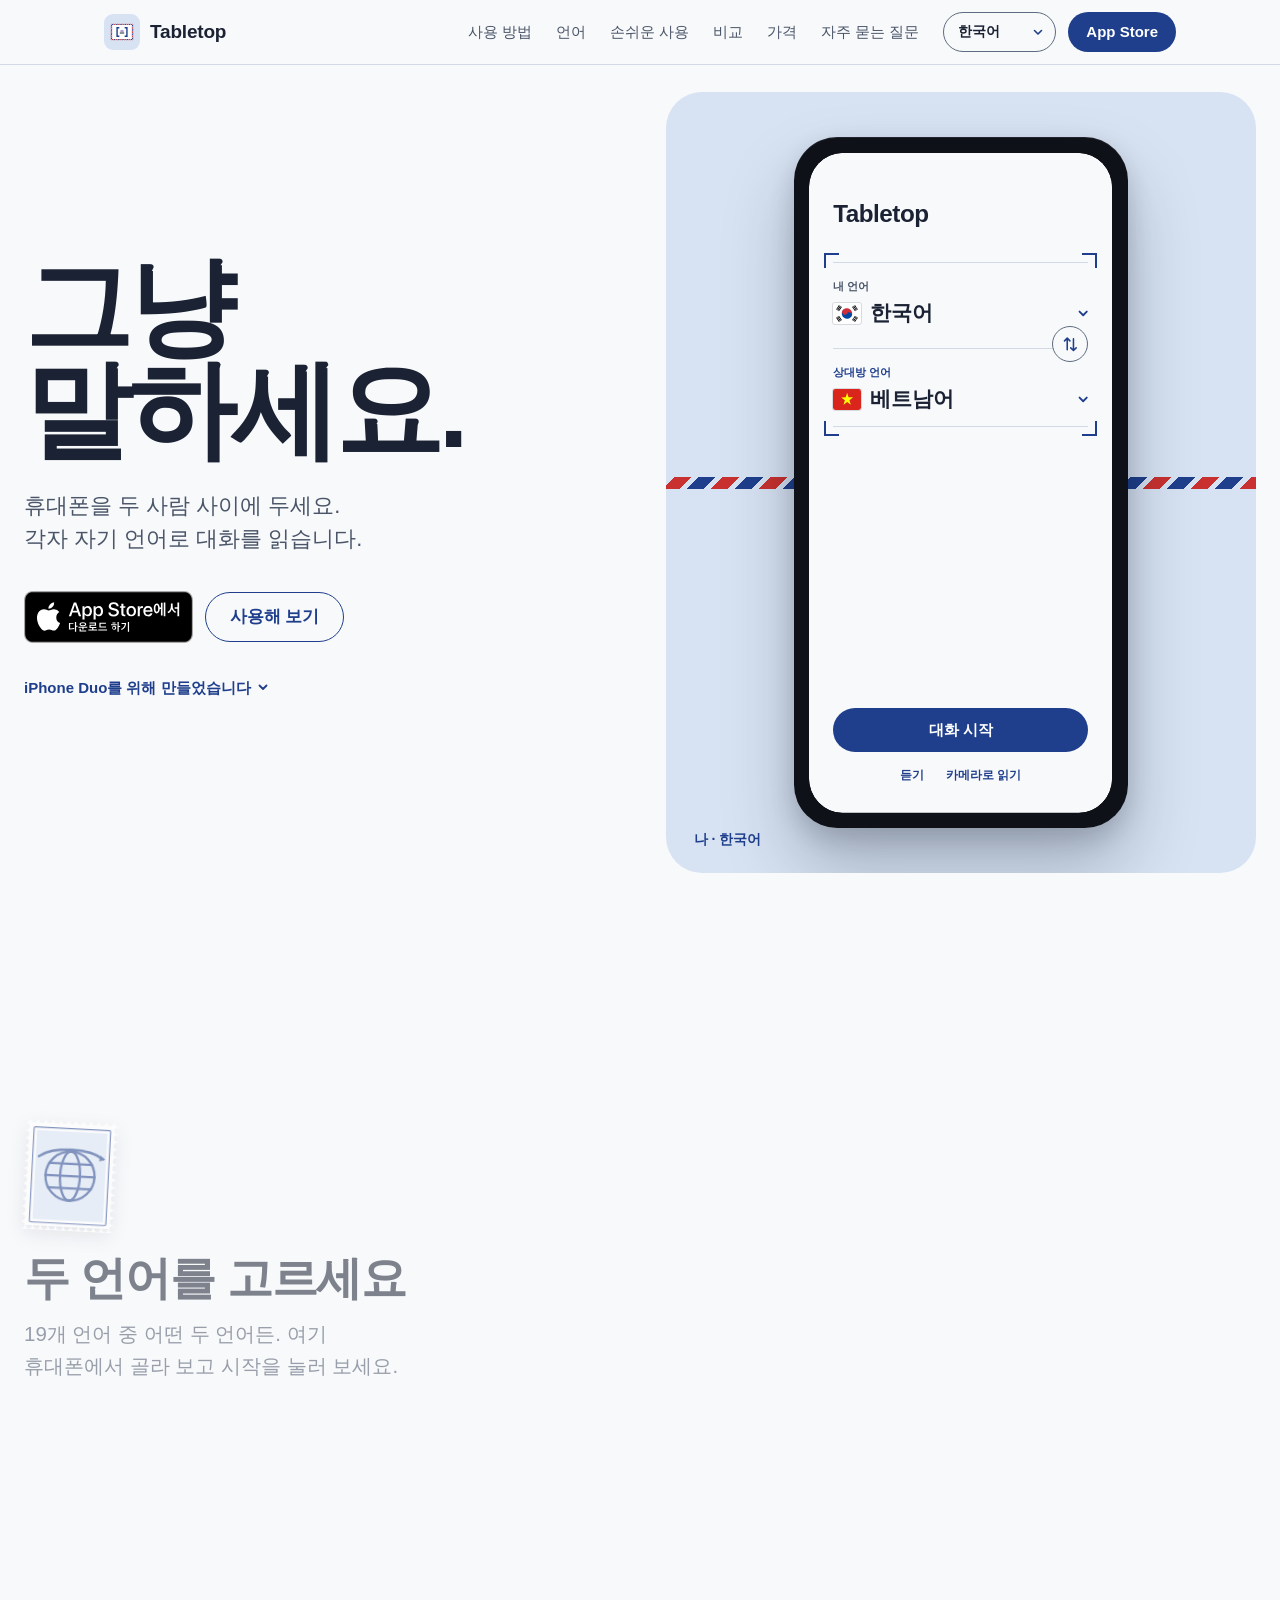
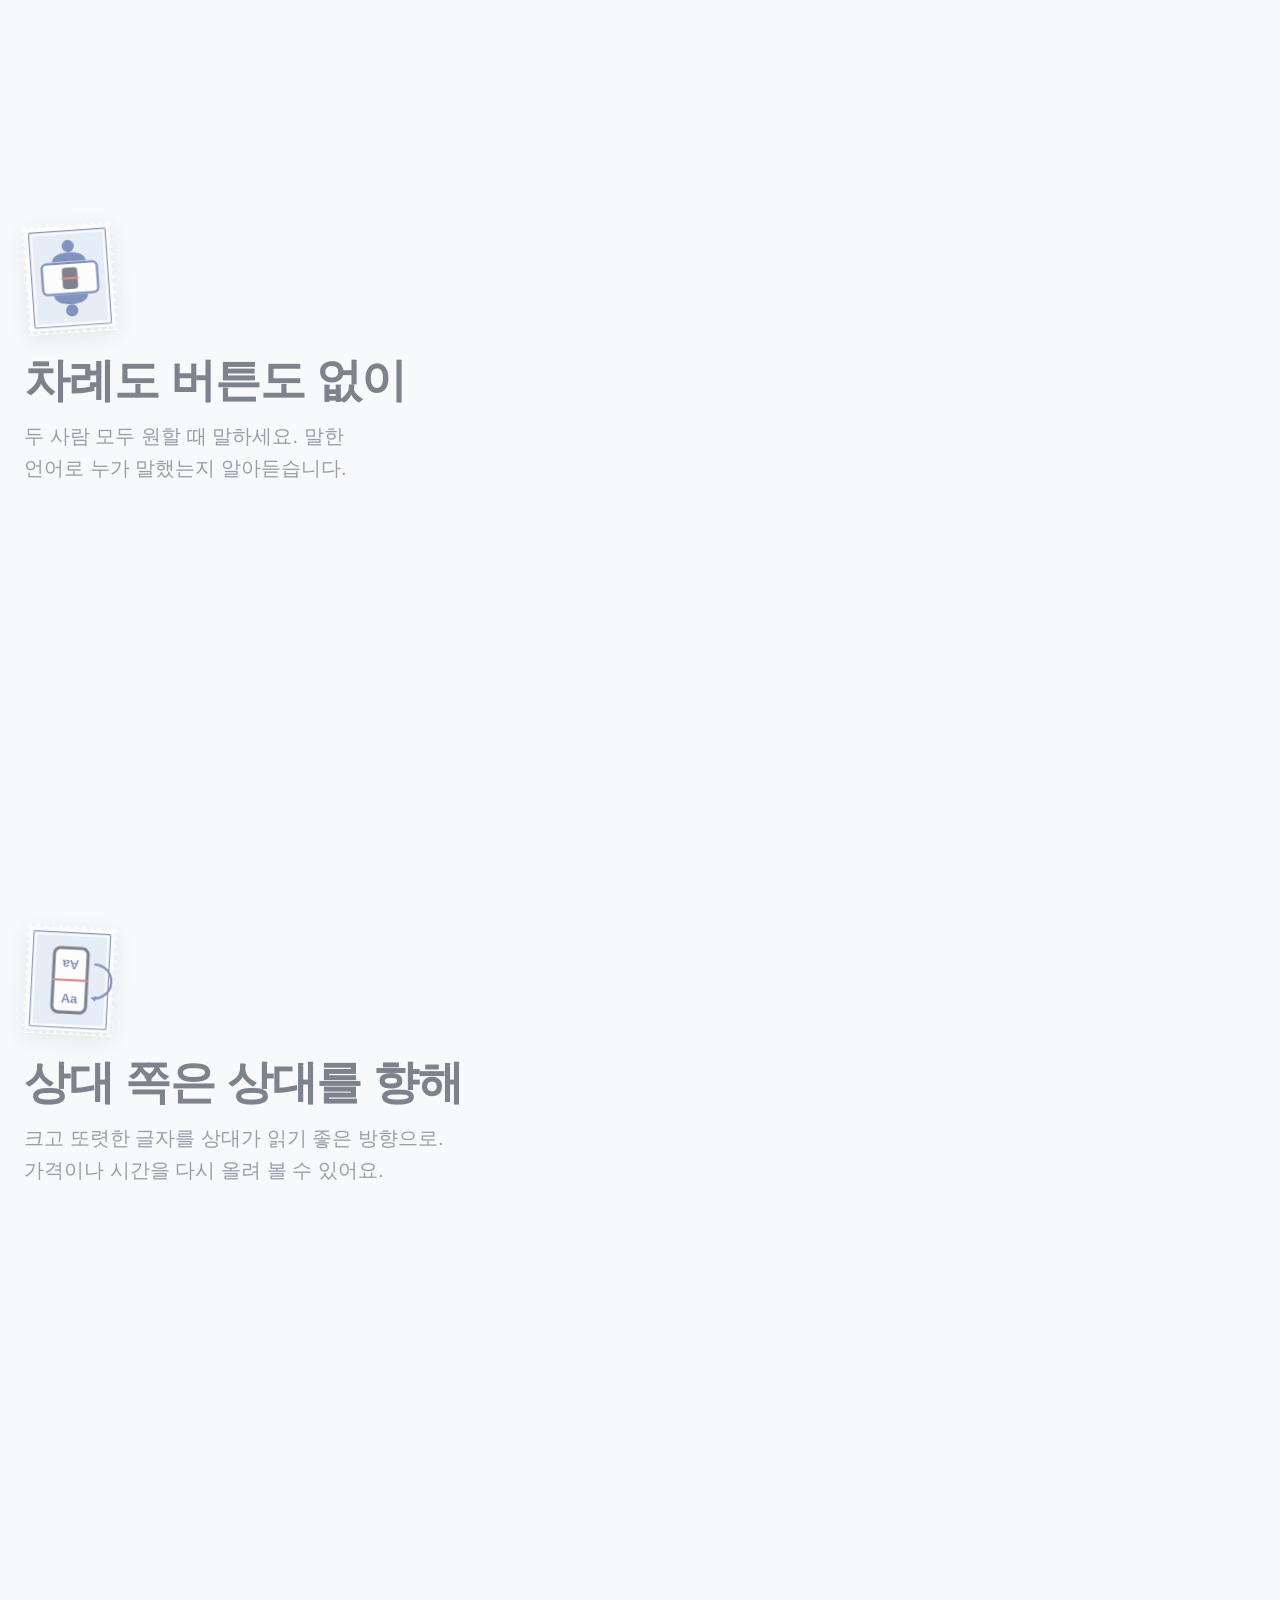
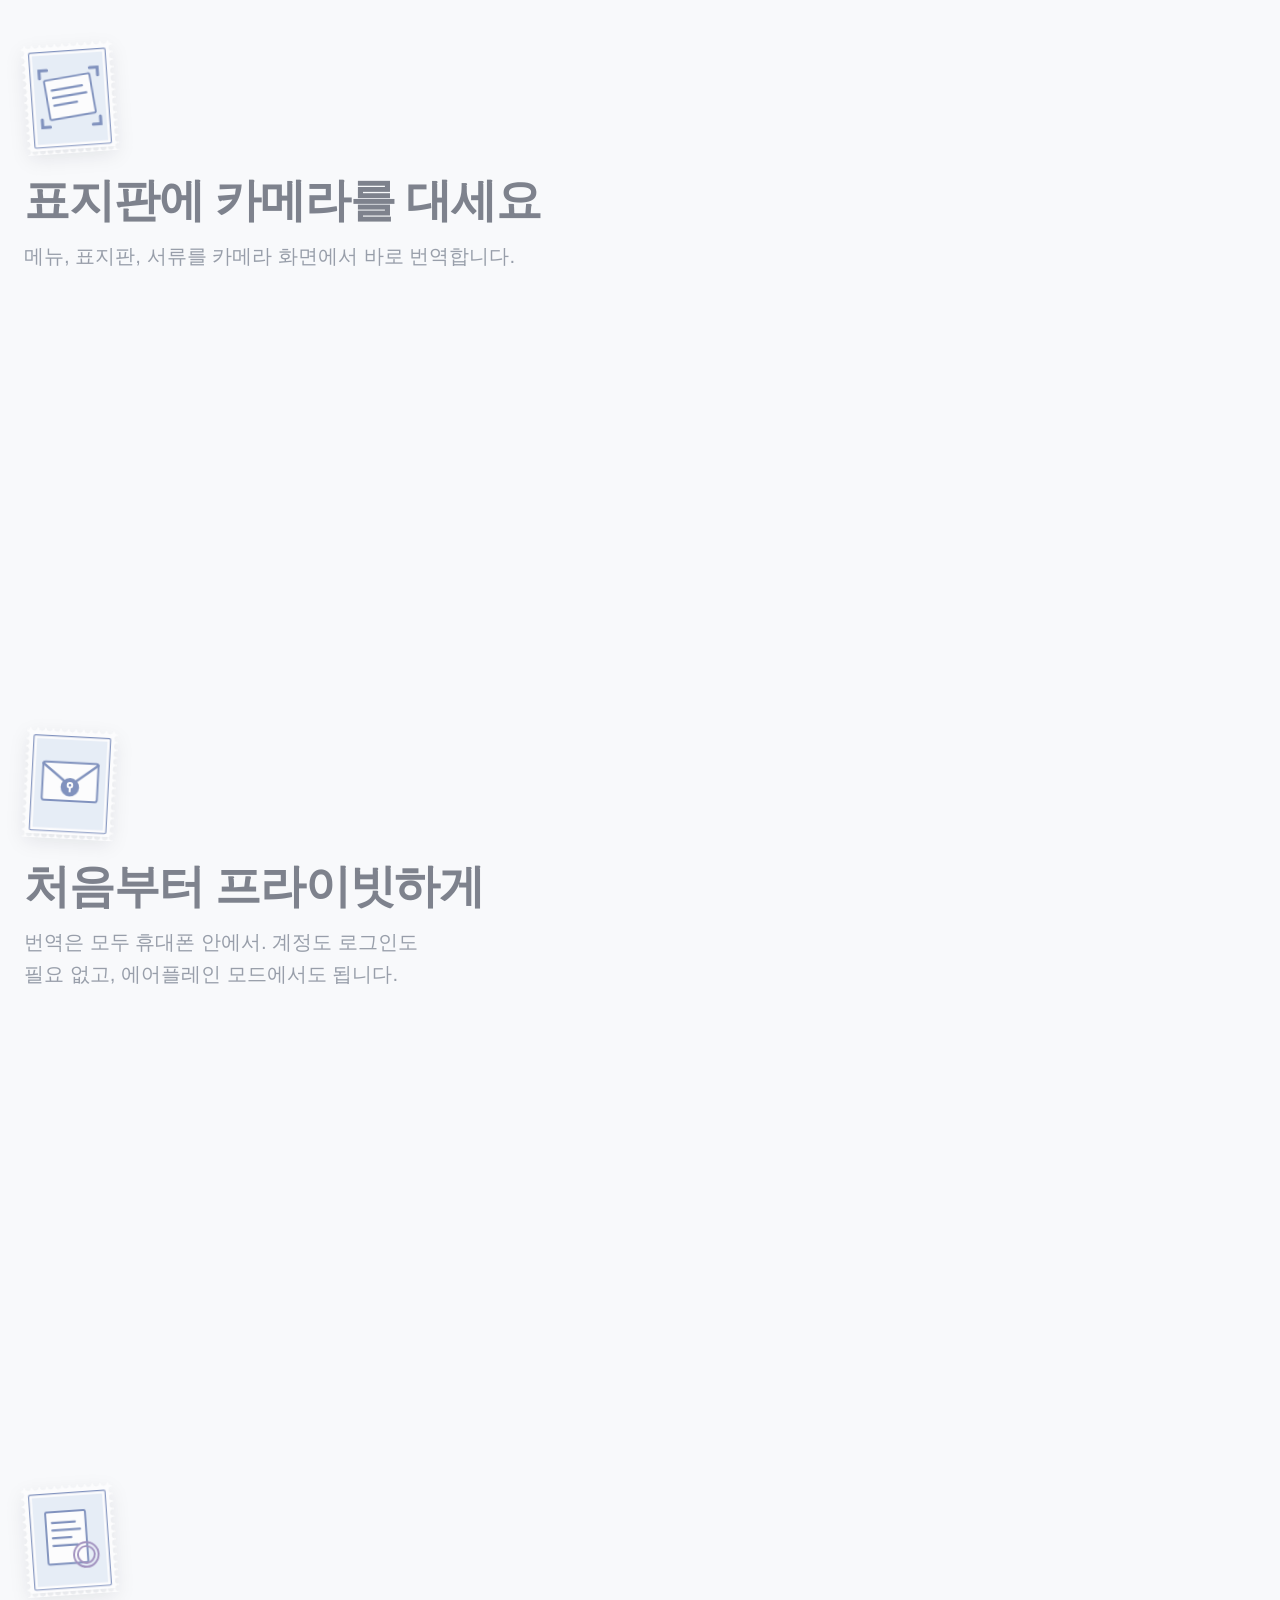
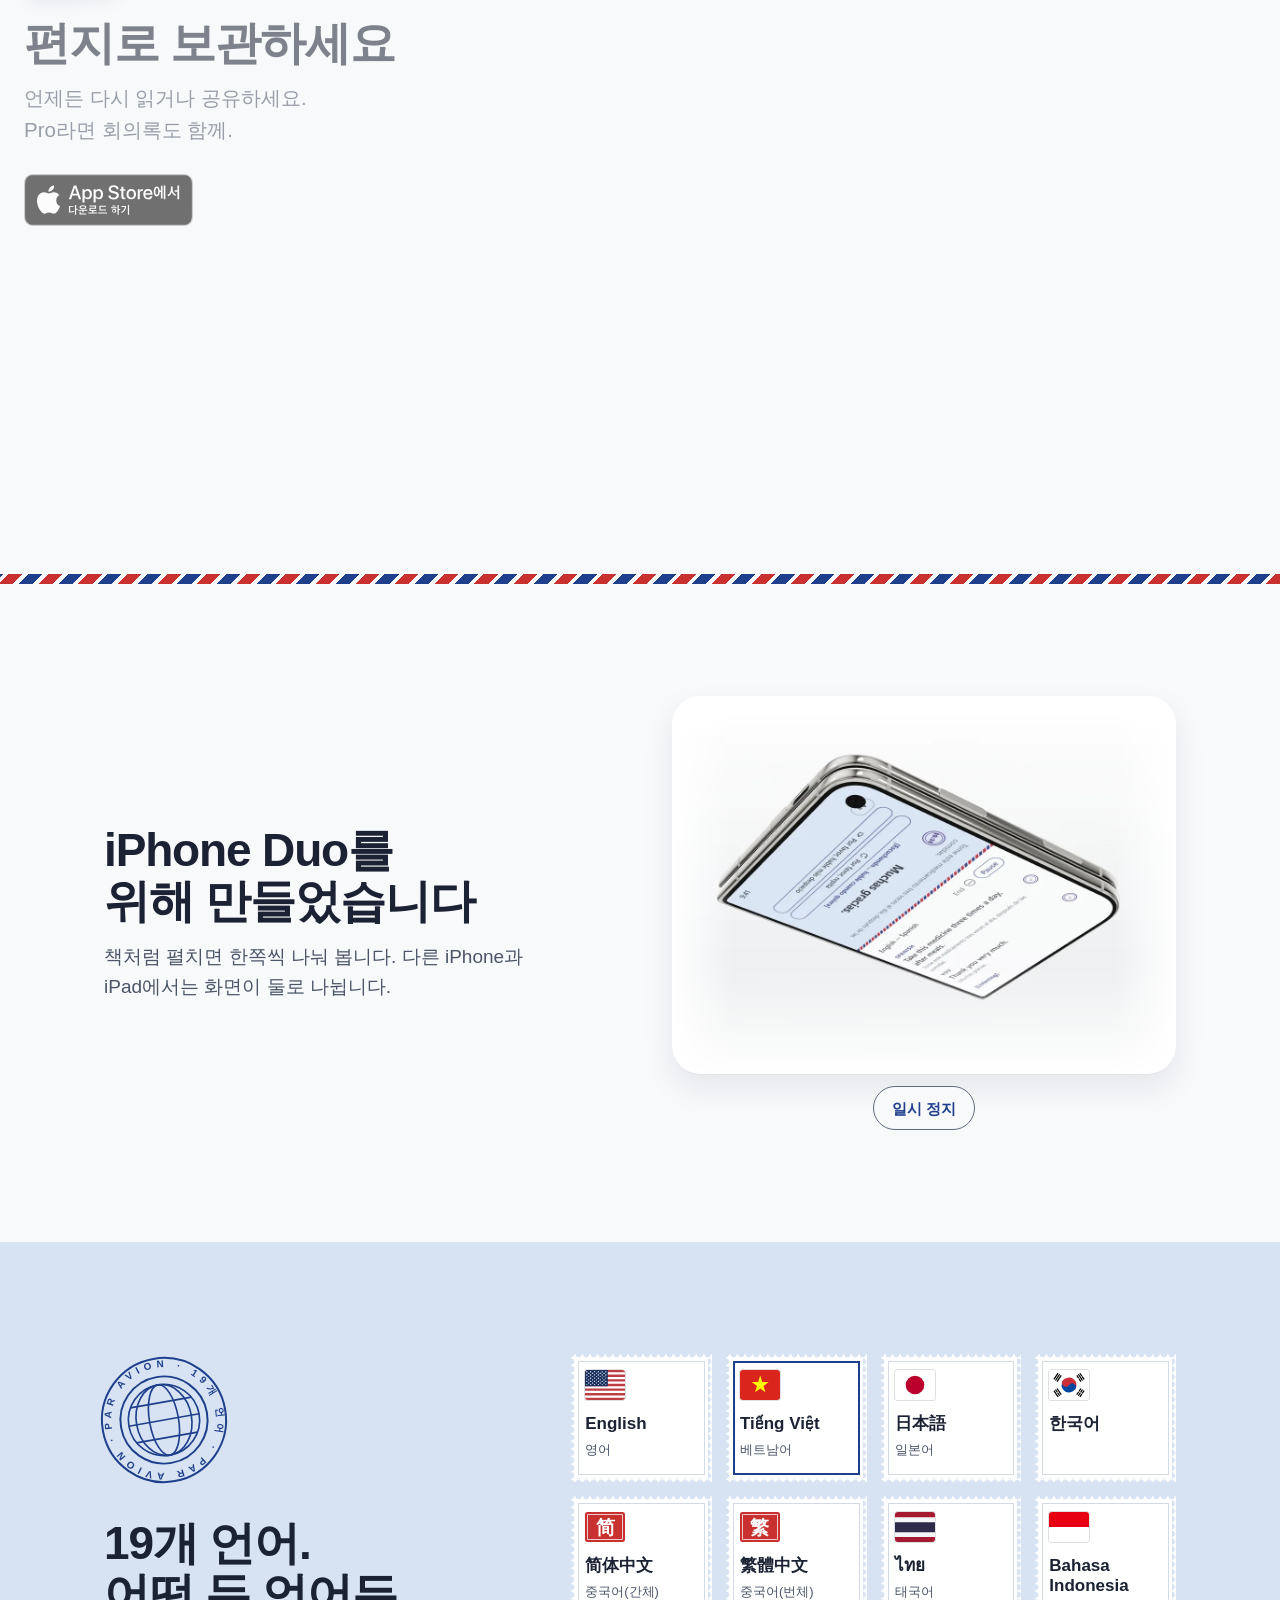
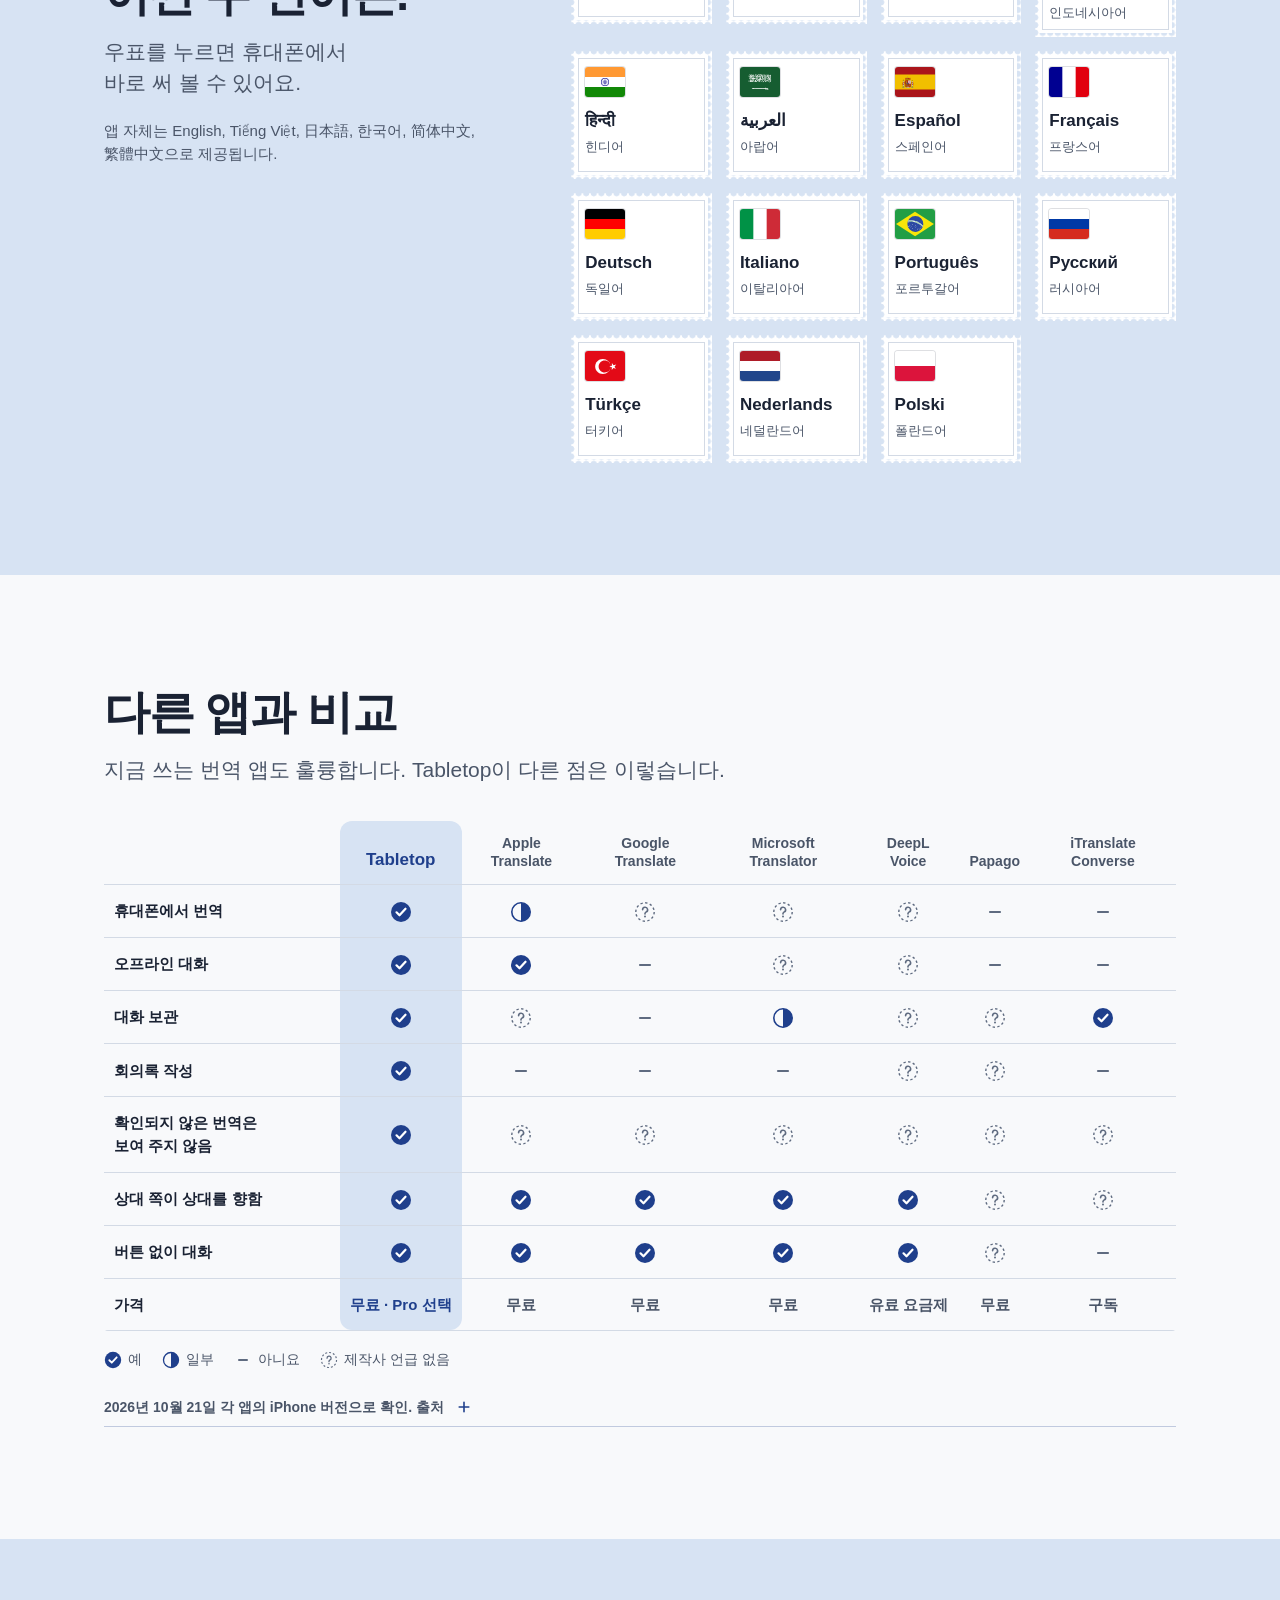
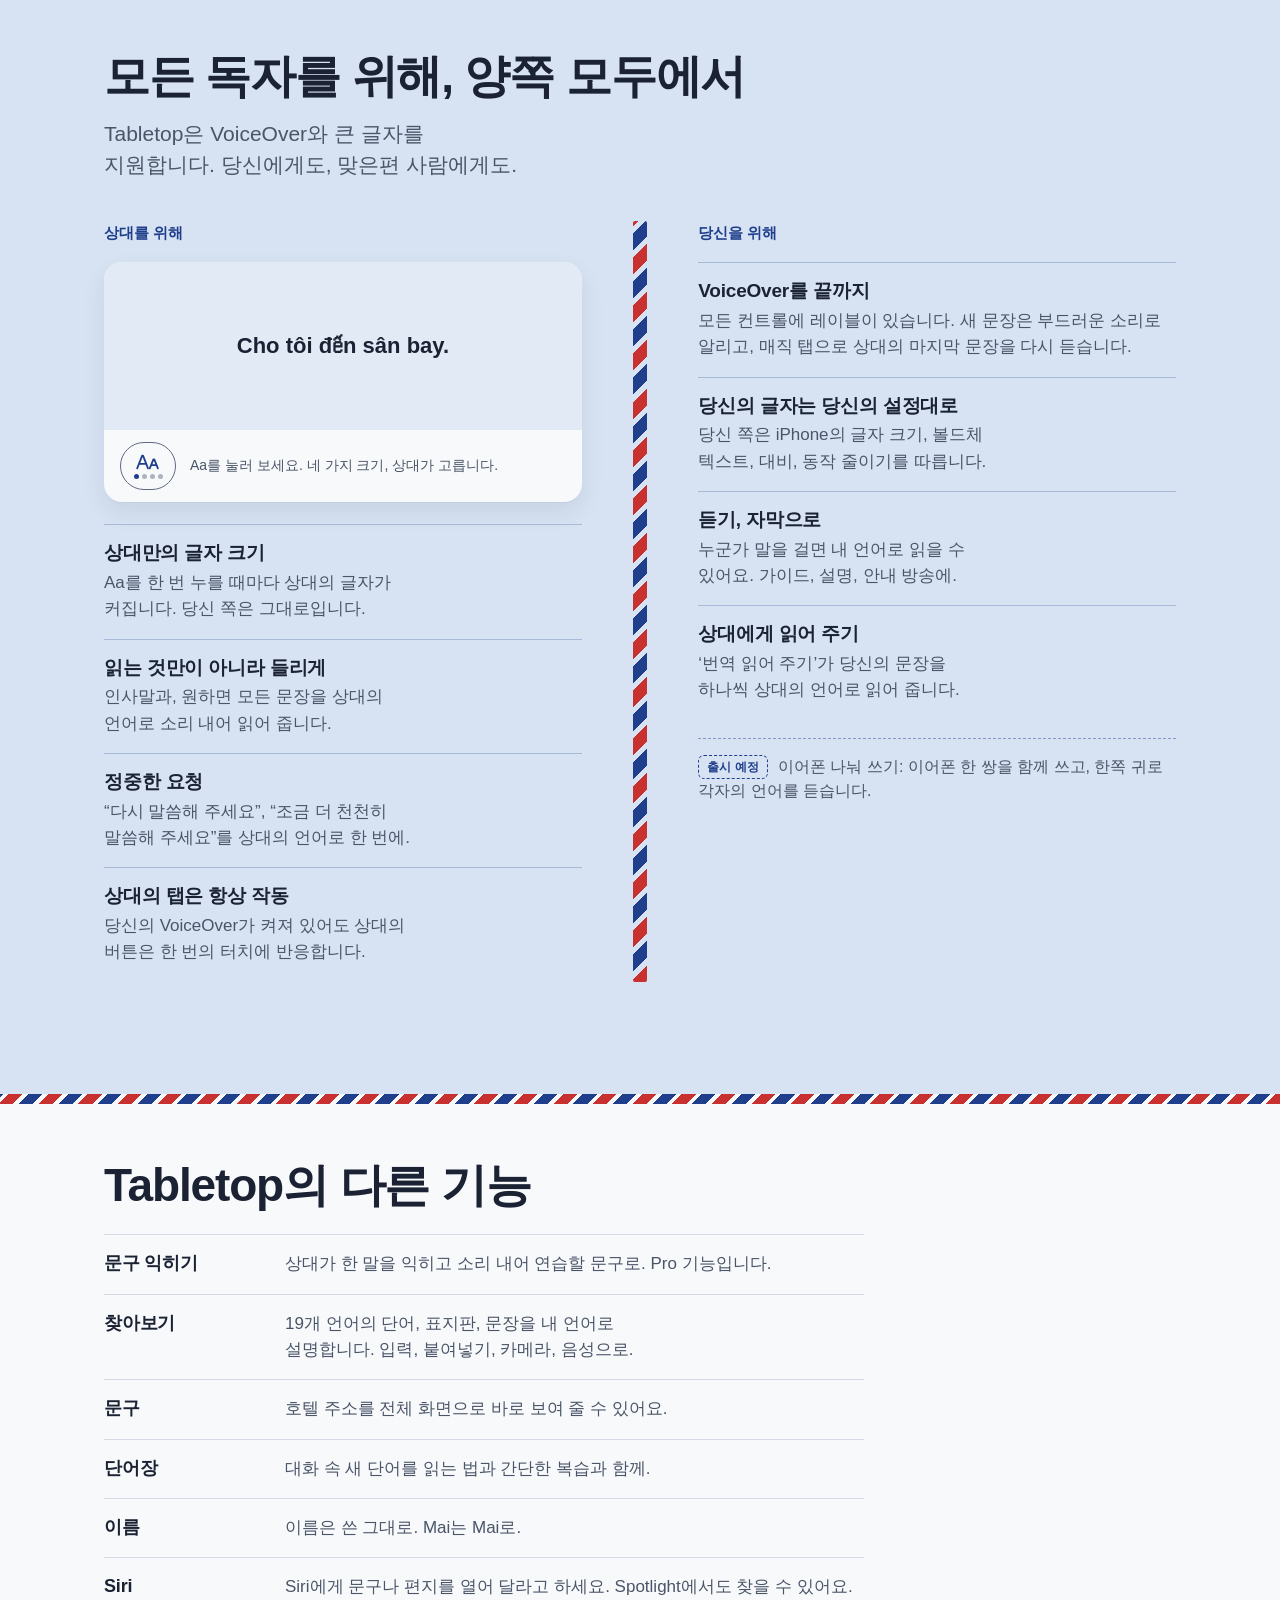
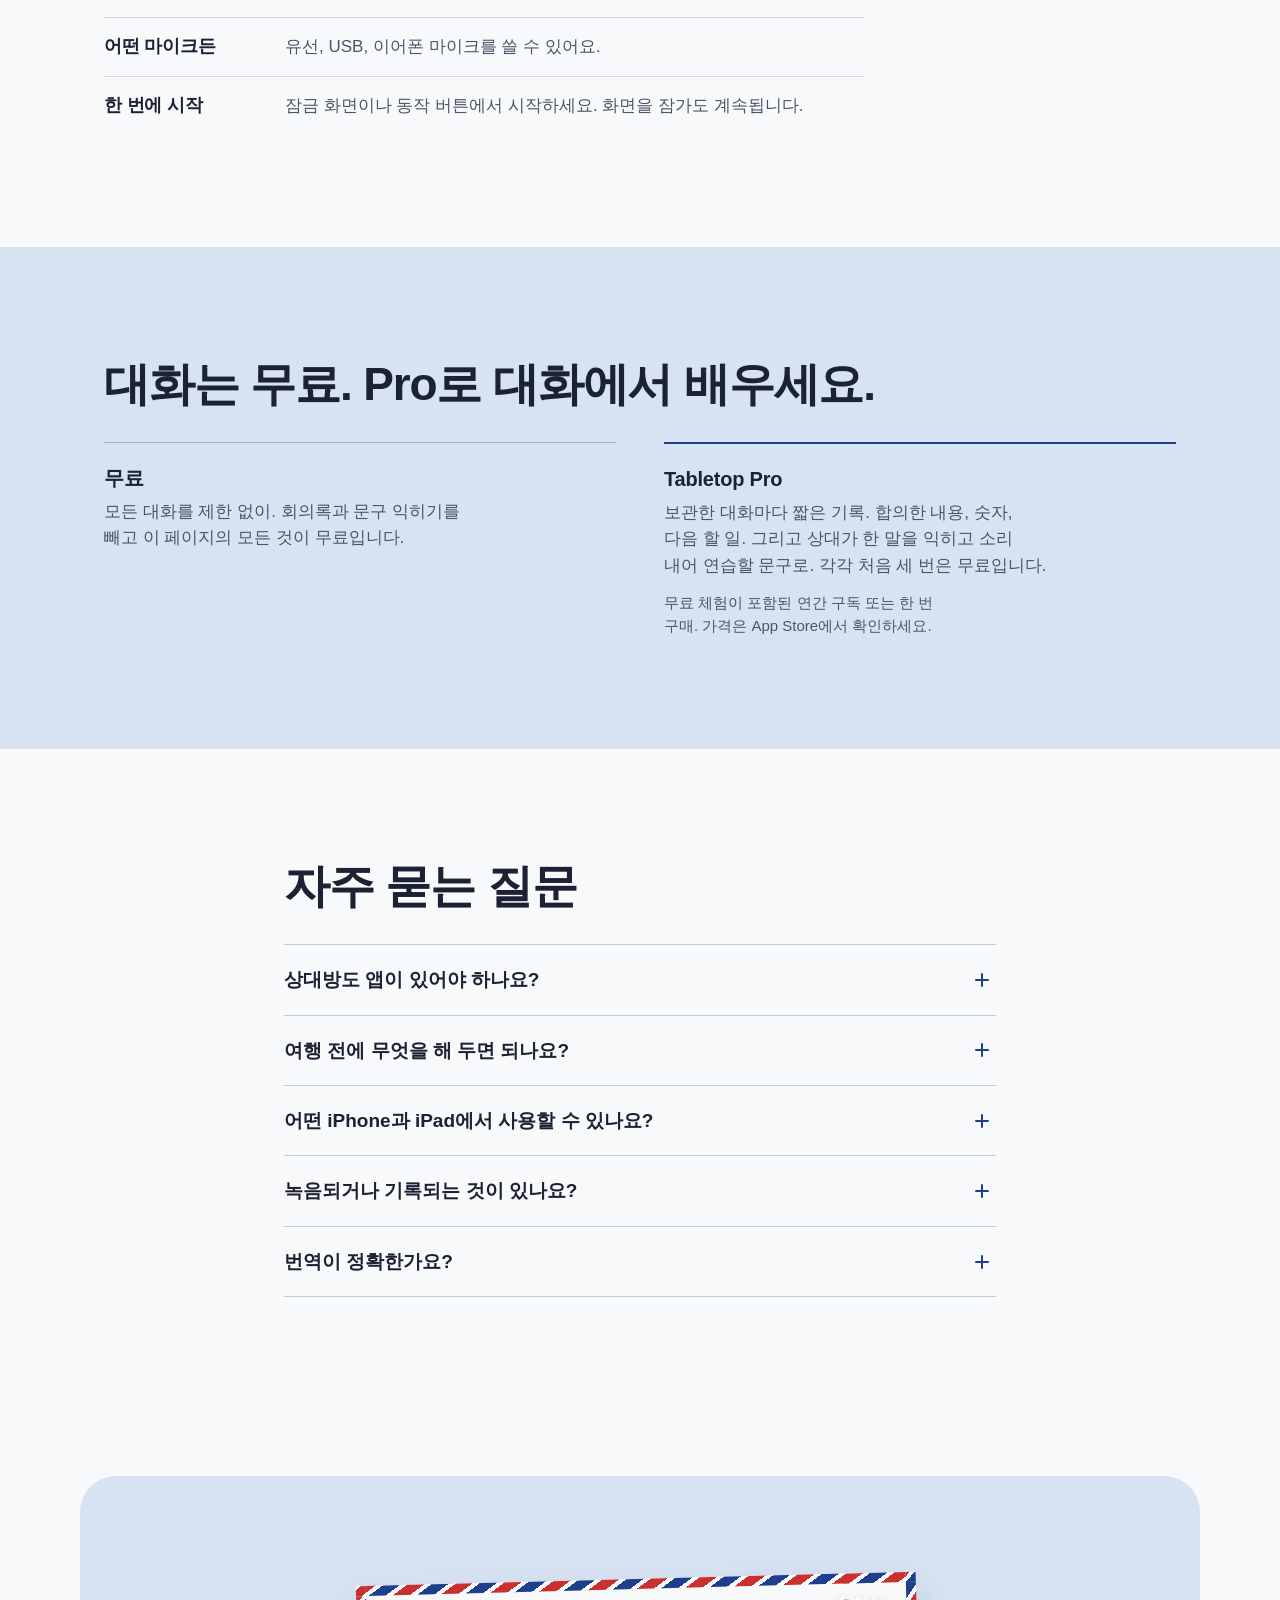
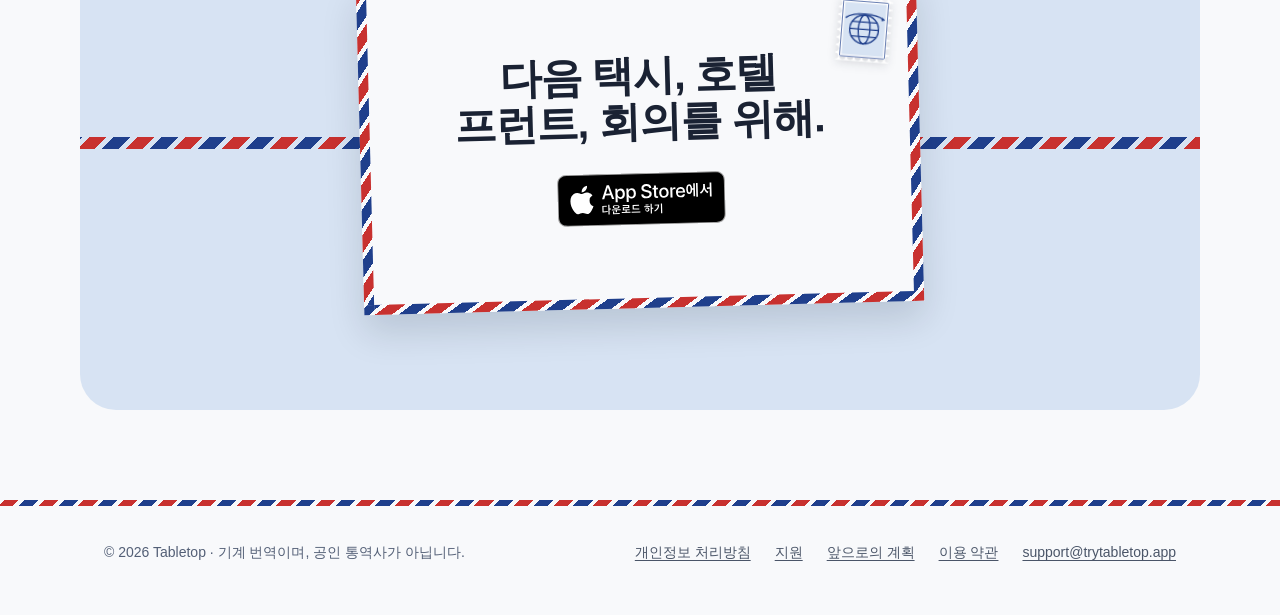
<file: ko/index.html>
<!doctype html>
<!-- Generated from /index.html and /i18n.js by _build/build-locales.mjs: edit those, not this page. -->
<html lang="ko">
<head>
  <meta charset="utf-8">
  <meta name="viewport" content="width=device-width, initial-scale=1">
  <title>Tabletop: 대면 통역·번역 — 두 사람의 대화를 각자의 언어로</title>
  <meta name="description" content="휴대폰을 두 사람 사이에 두고 그냥 말하세요. Tabletop은 두 언어를 듣고 각자의 쪽에 자기 언어로 대화를 보여 줍니다. 기기 안에서 프라이빗하게.">
  <meta name="apple-itunes-app" content="app-id=6821405972">
  <meta name="color-scheme" content="light">
  <meta name="theme-color" content="#F8F9FB">
  <link rel="icon" href="/assets/logo-light.svg" type="image/svg+xml">
  <link rel="apple-touch-icon" href="/assets/apple-touch-icon.png">
  <meta property="og:type" content="website">
  <meta property="og:title" content="Tabletop: 대면 통역·번역 — 두 사람의 대화를 각자의 언어로">
  <meta property="og:description" content="휴대폰을 두 사람 사이에 두고 그냥 말하세요. Tabletop은 두 언어를 듣고 각자의 쪽에 자기 언어로 대화를 보여 줍니다. 기기 안에서 프라이빗하게.">
  <meta property="og:image:width" content="1200">
  <meta property="og:image:height" content="630">
  <meta property="og:locale" content="ko_KR">
  <meta property="og:image" content="https://trytabletop.app/assets/og.jpg">
  <meta property="og:url" content="https://trytabletop.app/ko/">
  <link rel="canonical" href="https://trytabletop.app/ko/">
  <meta name="twitter:card" content="summary_large_image">
  <link rel="alternate" hreflang="x-default" href="https://trytabletop.app/">
  <link rel="alternate" hreflang="en" href="https://trytabletop.app/">
  <link rel="alternate" hreflang="vi" href="https://trytabletop.app/vi/">
  <link rel="alternate" hreflang="ja" href="https://trytabletop.app/ja/">
  <link rel="alternate" hreflang="ko" href="https://trytabletop.app/ko/">
  <link rel="alternate" hreflang="zh-Hans" href="https://trytabletop.app/zh-hans/">
  <link rel="alternate" hreflang="zh-Hant" href="https://trytabletop.app/zh-hant/">
  <link rel="stylesheet" href="/styles.css">
  <link rel="stylesheet" href="/duo.css">
  <script type="application/ld+json">
  {
    "inLanguage": "ko",
    "@context": "https://schema.org",
    "@type": "MobileApplication",
    "name": "Tabletop Interpreter",
    "operatingSystem": "iOS 26 or later",
    "applicationCategory": "TravelApplication",
    "url": "https://trytabletop.app/ko/",
    "installUrl": "https://apps.apple.com/app/tabletop-interpreter/id6821405972",
    "offers": { "@type": "Offer", "price": "0", "priceCurrency": "USD",
                "description": "Free to download; every conversation is free. Optional Tabletop Pro (in-app purchase) writes minutes of the conversations you keep." },
    "description": "A face-to-face interpreter: one device between two people, each reading the conversation in their own language on their own half of the screen."
  }
  </script>
</head>
<body>
  <a class="skip" href="#main" data-i18n="skip">본문으로 건너뛰기</a>

  <header class="top">
    <div class="wrap top__row">
      <a class="brand" href="/ko/" aria-label="Tabletop">
        <img src="/assets/logo-light.svg" alt="" width="36" height="36">
        <span>Tabletop</span>
      </a>
      <nav class="top__nav" aria-label="본문" data-i18n-aria="aria.main">
        <a href="#ch1" data-i18n="nav.how">사용 방법</a>
        <a href="#languages" data-i18n="nav.languages">언어</a>
        <a href="#access" data-i18n="nav.access">손쉬운 사용</a>
        <a href="#compare" data-i18n="nav.compare">비교</a>
        <a href="#pro" data-i18n="nav.pro">가격</a>
        <a href="#faq" data-i18n="nav.faq">자주 묻는 질문</a>
      </nav>
      <div class="top__actions">
        <label class="lang">
          <span class="sr-only" data-i18n="aria.language">언어</span>
          <select class="js-lang">
            <option value="en" lang="en">English</option>
            <option value="vi" lang="vi">Tiếng Việt</option>
            <option value="ja" lang="ja">日本語</option>
            <option value="ko" lang="ko" selected>한국어</option>
            <option value="zh-Hans" lang="zh-Hans">简体中文</option>
            <option value="zh-Hant" lang="zh-Hant">繁體中文</option>
          </select>
        </label>
        <a class="btn btn--small js-store" href="https://apps.apple.com/app/tabletop-interpreter/id6821405972" data-i18n="cta.short">App Store</a>
      </div>
    </div>
  </header>

  <main id="main">
    <!-- The page is the app, used once: the device on the table is Tabletop's Quick Start, then its conversation.
         The visitor picks two languages and presses Start; each chapter moves it on and brackets what it is about. -->
    <section class="story" aria-labelledby="story-title">
      <div class="wrap story__grid">
        <div class="story__copy">
          <h1 id="story-title" data-i18n="hero.title">그냥 말하세요.</h1>
          <p class="lede" data-i18n="hero.lede">휴대폰을 두 사람 사이에 두세요. 각자 자기 언어로 대화를 읽습니다.</p>
          <div class="hero__ctas">
            <a class="badge js-store" href="https://apps.apple.com/app/tabletop-interpreter/id6821405972"><img class="js-badge" src="/assets/badges/ko.svg" width="150" height="50" alt="App Store에서 다운로드" data-i18n-alt="cta.store"></a>
            <a class="btn btn--quiet" href="#ch1" data-i18n="cta.try">사용해 보기</a>
          </div>
          <p class="hero__duo"><a href="#duo"><span data-i18n="hero.duo">iPhone Duo를 위해 만들었습니다</span><svg viewBox="0 0 12 12" aria-hidden="true"><path d="M2.5 4.5 6 8l3.5-3.5"/></svg></a></p>
        </div>
        <div class="story__stage">
          <figure class="table">
            <p class="side side--them"><span data-i18n="side.them">상대</span> · <span class="js-side-them">Vietnamese</span></p>
            <div class="table__seam" aria-hidden="true"></div>
            <div class="device js-device" data-view="talk" data-step="4" data-focus="none" role="group" aria-label="Tabletop 사용해 보기" data-i18n-aria="demo.label">
              <div class="dv">
                <!-- Quick Start, as the app opens -->
                <div class="dv__quick">
                  <p class="dv__brand">Tabletop</p>
                  <div class="pick">
                    <span class="pick__k" data-i18n="demo.mine">내 언어</span>
                    <span class="pick__v"><span class="flag js-flag-me"></span><span class="pick__name js-name-me">English</span><svg class="pick__chev" viewBox="0 0 10 10" aria-hidden="true"><path d="M1.5 3.5 5 7l3.5-3.5"/></svg></span>
                    <select class="js-pick-me" aria-label="내 언어" data-i18n-aria="demo.mine"></select>
                  </div>
                  <button type="button" class="dv__swap js-swap" aria-label="언어 바꾸기" data-i18n-aria="demo.swap">
                    <svg viewBox="0 0 24 24" aria-hidden="true"><path d="M8 4v15M8 4 4.5 7.5M8 4l3.5 3.5M16 20V5m0 15-3.5-3.5M16 20l3.5-3.5"/></svg>
                  </button>
                  <div class="pick pick--them">
                    <span class="pick__k" data-i18n="demo.theirs">상대방 언어</span>
                    <span class="pick__v"><span class="flag js-flag-them"></span><span class="pick__name js-name-them">Vietnamese</span><svg class="pick__chev" viewBox="0 0 10 10" aria-hidden="true"><path d="M1.5 3.5 5 7l3.5-3.5"/></svg></span>
                    <select class="js-pick-them" aria-label="상대방 언어" data-i18n-aria="demo.theirs"></select>
                  </div>
                  <button type="button" class="dv__start js-start" data-i18n="demo.start">대화 시작</button>
                  <p class="dv__more"><span data-i18n="demo.listen">듣기</span><span data-i18n="demo.camera">카메라로 읽기</span></p>
                </div>
                <!-- The conversation: their half turned to face them, yours below the seam -->
                <div class="dv__theirs" lang="vi">
                  <p class="dv__cue js-dv-tcue">[Đang nghe, xin mời nói]</p>
                  <p class="dv__big js-dv-tbig">Khoảng một tiếng.</p>
                  <p class="dv__prev js-dv-tprev">Vâng, đi cao tốc. Mất bao lâu ạ?</p>
                </div>
                <div class="dv__seam"></div>
                <div class="dv__mine">
                  <p class="dv__bar"><span class="dv__pair js-dv-pair">English ↔ Vietnamese</span><span class="dv__end js-dv-end">End</span><span class="dv__pause js-dv-pause">Pause</span></p>
                  <ol class="dv__lines js-dv-lines">
                    <li class="dv__line is-in" data-n="1"><b>YOU</b><span class="dv__text">Please take me to the airport.</span><span class="dv__gloss">Cho tôi đến sân bay.</span><i class="dv__mark"></i></li>
                    <li class="dv__line dv__line--them is-in" data-n="2"><b>VIETNAMESE</b><span class="dv__text">Shall I take the highway?</span><span class="dv__gloss">Mình đi đường cao tốc nhé?</span><i class="dv__mark"></i></li>
                    <li class="dv__line is-in" data-n="3"><b>YOU</b><span class="dv__text">Yes, please. How long will it take?</span><span class="dv__gloss">Vâng, đi cao tốc. Mất bao lâu ạ?</span><i class="dv__mark"></i></li>
                    <li class="dv__line dv__line--them is-in" data-n="4"><b>VIETNAMESE</b><span class="dv__text">About an hour.</span><span class="dv__gloss">Khoảng một tiếng.</span><i class="dv__mark"></i></li>
                  </ol>
                  <p class="dv__listen js-dv-listen">[Listening]</p>
                </div>
                <!-- Read with Camera: a sign in their language, your language laid over each line -->
                <div class="dv__cam" aria-hidden="true">
                  <div class="cam__sign js-cam-sign" lang="vi">
                    <p class="cam__s1 js-cam-s1">TAXI SÂN BAY</p>
                    <p class="cam__s2 js-cam-s2">Phí cầu đường trả bằng tiền mặt.</p>
                  </div>
                  <p class="cam__slip cam__slip--1 js-cam-t1">AIRPORT TAXI</p>
                  <p class="cam__slip cam__slip--2 js-cam-t2">Tolls are paid in cash.</p>
                  <p class="cam__btn js-cam-btn">Read This Page</p>
                </div>
                <!-- Kept: the conversation as a letter, its minutes first -->
                <div class="dv__letter">
                  <p class="dv__lt js-dv-lt">No. 12 · To the airport</p>
                  <p class="dv__lh js-dv-lh">Minutes</p>
                  <p class="dv__pt"><span class="js-dv-p1">You asked to go to the airport.</span><b>↓1</b></p>
                  <p class="dv__pt"><span class="js-dv-p2">They suggested the highway: about an hour.</span><b>↓4</b></p>
                  <p class="dv__lh js-dv-cv">Conversation</p>
                  <p class="dv__cl"><b>1</b><span class="js-dv-c1">Please take me to the airport.</span></p>
                  <p class="dv__cl"><b>2</b><span class="js-dv-c2">Shall I take the highway?</span></p>
                  <p class="dv__cl"><b>3</b><span class="js-dv-c3">Yes, please. How long will it take?</span></p>
                  <p class="dv__cl"><b>4</b><span class="js-dv-c4">About an hour.</span></p>
                  <p class="dv__kept"><span class="js-dv-kno">No. 12</span><strong>11:23</strong><span class="js-dv-kk">KEPT</span></p>
                </div>
                <!-- Private by default: a postmark struck on the phone, not a control the app doesn't have -->
                <p class="dv__private" aria-hidden="true"><span class="js-dv-priv1">ON THIS PHONE</span><svg viewBox="0 0 24 24"><path d="M21 15.5v-2l-8-5V3.5a1.5 1.5 0 0 0-3 0V8.5l-8 5v2l8-2.5V18l-2 1.5V21l3.5-1 3.5 1v-1.5L13 18v-5z"/></svg><span class="js-dv-priv2">NO ACCOUNT</span></p>
                <!-- The highlight: captioning brackets around what the chapter is about -->
                <span class="dv__focus" aria-hidden="true"><i></i><i></i><i></i><i></i></span>
                <span class="dv__focus" aria-hidden="true"><i></i><i></i><i></i><i></i></span>
              </div>
            </div>
            <p class="side side--you"><span data-i18n="side.you">나</span> · <span class="js-side-you">English</span></p>
          </figure>
        </div>

        <article class="chapter" id="ch1" data-view="quick" data-focus="pick">
          <span class="stamp" aria-hidden="true"><svg viewBox="0 0 120 144"><use href="#stamp-globe"/></svg></span>
          <h2 data-i18n="ch1.t">두 언어를 고르세요</h2>
          <p data-i18n="ch1.d">19개 언어 중 어떤 두 언어든. 여기 휴대폰에서 골라 보고 시작을 눌러 보세요.</p>
        </article>
        <article class="chapter" id="ch2" data-view="talk" data-step="2" data-focus="both">
          <span class="stamp" aria-hidden="true"><svg viewBox="0 0 120 144"><use href="#stamp-table"/></svg></span>
          <h2 data-i18n="ch2.t">차례도 버튼도 없이</h2>
          <p data-i18n="ch2.d">두 사람 모두 원할 때 말하세요. 말한 언어로 누가 말했는지 알아듣습니다.</p>
        </article>
        <article class="chapter" id="ch3" data-view="talk" data-step="4" data-focus="theirs">
          <span class="stamp" aria-hidden="true"><svg viewBox="0 0 120 144"><use href="#stamp-turn"/></svg></span>
          <h2 data-i18n="ch3.t">상대 쪽은 상대를 향해</h2>
          <p data-i18n="ch3.d">크고 또렷한 글자를 상대가 읽기 좋은 방향으로. 가격이나 시간을 다시 올려 볼 수 있어요.</p>
        </article>
        <article class="chapter" id="ch4" data-view="cam" data-focus="cam">
          <span class="stamp" aria-hidden="true"><svg viewBox="0 0 120 144"><use href="#stamp-camera"/></svg></span>
          <h2 data-i18n="ch4.t">표지판에 카메라를 대세요</h2>
          <p data-i18n="ch4.d">메뉴, 표지판, 서류를 카메라 화면에서 바로 번역합니다.</p>
        </article>
        <article class="chapter" id="ch5" data-view="talk" data-step="4" data-focus="air">
          <span class="stamp" aria-hidden="true"><svg viewBox="0 0 120 144"><use href="#stamp-seal"/></svg></span>
          <h2 data-i18n="ch5.t">처음부터 프라이빗하게</h2>
          <p data-i18n="ch5.d">번역은 모두 휴대폰 안에서. 계정도 로그인도 필요 없고, 에어플레인 모드에서도 됩니다.</p>
        </article>
        <article class="chapter" id="ch6" data-view="kept" data-focus="letter">
          <span class="stamp" aria-hidden="true"><svg viewBox="0 0 120 144"><use href="#stamp-letter"/></svg></span>
          <h2 data-i18n="ch6.t">편지로 보관하세요</h2>
          <p data-i18n="ch6.d">언제든 다시 읽거나 공유하세요. Pro라면 회의록도 함께.</p>
          <p class="chapter__cta"><a class="badge js-store" href="https://apps.apple.com/app/tabletop-interpreter/id6821405972"><img class="js-badge" src="/assets/badges/ko.svg" width="150" height="50" alt="App Store에서 다운로드" data-i18n-alt="cta.store"></a></p>
        </article>
      </div>
    </section>

    <div class="airmail" role="presentation"></div>

    <!-- iPhone Duo: the unfolding video (a 3D mockup of Tabletop's real screens, see duo.css). It loads and plays only
         once it is on screen, never under Reduce Motion, and Pause stops it. -->
    <section class="section duo" id="duo" aria-labelledby="duo-title">
      <div class="wrap duo__grid">
        <div>
          <h2 id="duo-title" data-i18n="duo.title">iPhone Duo를 위해 만들었습니다</h2>
          <p data-i18n="duo.body">책처럼 펼치면 한쪽씩 나눠 봅니다. 다른 iPhone과 iPad에서는 화면이 둘로 나뉩니다.</p>
        </div>
        <figure class="held">
          <div class="fold">
            <video class="duo-video js-duo-video" muted loop playsinline preload="none" width="1080" height="810"
                   poster="/assets/duo/duo-unfold-dau.webp" aria-labelledby="fold-desc">
              <source src="/assets/duo/duo-unfold.mp4" type="video/mp4">
            </video>
            <img class="duo-still" src="/assets/duo/duo-unfold-mo.webp" width="1080" height="810" alt="" aria-hidden="true" loading="lazy">
            <span class="sr-only" id="fold-desc" data-i18n="duo.alt">동영상: iPhone Duo가 책처럼 펼쳐집니다. 접힌 상태에서는 외부 디스플레이가 대화를 위아래로 나누고, 상대 쪽 화면은 상대를 향해 돌아가 있습니다. 펼치면 상대 쪽은 상대의 언어로 상대를 향하고, 내 쪽은 내 언어로 보여 줍니다.</span>
          </div>
          <div class="controls controls--center">
            <button type="button" class="ctl ctl--text js-video-pause" aria-label="동영상 일시 정지" data-i18n-aria="motion.video.pause"><span data-i18n="motion.pause">일시 정지</span></button>
          </div>
        </figure>
      </div>
    </section>

    <!-- Languages: a sheet of stamps. Tapping one puts it on the phone above as the other person's language. -->
    <section class="section sheet langs" id="languages" aria-labelledby="langs-title">
      <div class="wrap langs__grid">
        <div class="langs__copy">
          <svg class="globe" viewBox="0 0 200 200" aria-hidden="true">
            <defs><path id="globe-ring" d="M100 100m-80 0a80 80 0 1 1 160 0a80 80 0 1 1-160 0"/></defs>
            <circle cx="100" cy="100" r="94" class="globe__rim"/>
            <circle cx="100" cy="100" r="66" class="globe__rim"/>
            <text class="globe__text"><textPath href="#globe-ring" textLength="490" data-i18n="langs.ring">PAR AVION · 19개 언어 · PAR AVION ·</textPath></text>
            <g class="globe__earth">
              <circle cx="100" cy="100" r="54"/>
              <ellipse cx="100" cy="100" rx="22" ry="54"/>
              <ellipse cx="100" cy="100" rx="42" ry="54"/>
              <path d="M46 100h108M53 73h94M53 127h94"/>
            </g>
          </svg>
          <h2 id="langs-title" data-i18n="langs.title">19개 언어. 어떤 두 언어든.</h2>
          <p class="lede" data-i18n="langs.lede">우표를 누르면 휴대폰에서 바로 써 볼 수 있어요.</p>
          <p class="langs__note js-stamp-note" aria-live="polite" hidden><span class="js-stamp-msg"></span> <a href="#story-title" class="js-stamp-see"><span data-i18n="stamp.see">휴대폰에서 보기</span><svg viewBox="0 0 12 12" aria-hidden="true"><path d="M2.5 7.5 6 4l3.5 3.5"/></svg></a><span class="js-stamp-tpl" hidden data-i18n="stamp.on">{lang}가 휴대폰에 설정됐어요.</span></p>
          <p class="small langs__ui" data-i18n-html="langs.ui">앱 자체는 <span class="nw">English</span>, <span class="nw">Tiếng Việt</span>, <span class="nw">日本語</span>, <span class="nw">한국어</span>, <span class="nw">简体中文</span>, <span class="nw">繁體中文</span>으로 제공됩니다.</p>
        </div>
        <ul class="stamps js-stamps">
          <li><button type="button" class="lstamp" data-code="en"><img src="/assets/flags/us.svg" alt="" width="48" height="36" loading="lazy"><span class="lstamp__n" lang="en">English</span><span class="lstamp__l"></span></button></li>
          <li><button type="button" class="lstamp" data-code="vi"><img src="/assets/flags/vn.svg" alt="" width="48" height="36" loading="lazy"><span class="lstamp__n" lang="vi">Tiếng Việt</span><span class="lstamp__l"></span></button></li>
          <li><button type="button" class="lstamp" data-code="ja"><img src="/assets/flags/jp.svg" alt="" width="48" height="36" loading="lazy"><span class="lstamp__n" lang="ja">日本語</span><span class="lstamp__l"></span></button></li>
          <li><button type="button" class="lstamp" data-code="ko"><img src="/assets/flags/kr.svg" alt="" width="48" height="36" loading="lazy"><span class="lstamp__n" lang="ko">한국어</span><span class="lstamp__l"></span></button></li>
          <li><button type="button" class="lstamp" data-code="zh-Hans"><span class="seal" lang="zh-Hans">简</span><span class="lstamp__n" lang="zh-Hans">简体中文</span><span class="lstamp__l"></span></button></li>
          <li><button type="button" class="lstamp" data-code="zh-Hant"><span class="seal" lang="zh-Hant">繁</span><span class="lstamp__n" lang="zh-Hant">繁體中文</span><span class="lstamp__l"></span></button></li>
          <li><button type="button" class="lstamp" data-code="th"><img src="/assets/flags/th.svg" alt="" width="48" height="36" loading="lazy"><span class="lstamp__n" lang="th">ไทย</span><span class="lstamp__l"></span></button></li>
          <li><button type="button" class="lstamp" data-code="id"><img src="/assets/flags/id.svg" alt="" width="48" height="36" loading="lazy"><span class="lstamp__n" lang="id">Bahasa Indonesia</span><span class="lstamp__l"></span></button></li>
          <li><button type="button" class="lstamp" data-code="hi"><img src="/assets/flags/in.svg" alt="" width="48" height="36" loading="lazy"><span class="lstamp__n" lang="hi">हिन्दी</span><span class="lstamp__l"></span></button></li>
          <li><button type="button" class="lstamp" data-code="ar"><img src="/assets/flags/sa.svg" alt="" width="48" height="36" loading="lazy"><span class="lstamp__n" lang="ar" dir="rtl">العربية</span><span class="lstamp__l"></span></button></li>
          <li><button type="button" class="lstamp" data-code="es"><img src="/assets/flags/es.svg" alt="" width="48" height="36" loading="lazy"><span class="lstamp__n" lang="es">Español</span><span class="lstamp__l"></span></button></li>
          <li><button type="button" class="lstamp" data-code="fr"><img src="/assets/flags/fr.svg" alt="" width="48" height="36" loading="lazy"><span class="lstamp__n" lang="fr">Français</span><span class="lstamp__l"></span></button></li>
          <li><button type="button" class="lstamp" data-code="de"><img src="/assets/flags/de.svg" alt="" width="48" height="36" loading="lazy"><span class="lstamp__n" lang="de">Deutsch</span><span class="lstamp__l"></span></button></li>
          <li><button type="button" class="lstamp" data-code="it"><img src="/assets/flags/it.svg" alt="" width="48" height="36" loading="lazy"><span class="lstamp__n" lang="it">Italiano</span><span class="lstamp__l"></span></button></li>
          <li><button type="button" class="lstamp" data-code="pt"><img src="/assets/flags/br.svg" alt="" width="48" height="36" loading="lazy"><span class="lstamp__n" lang="pt">Português</span><span class="lstamp__l"></span></button></li>
          <li><button type="button" class="lstamp" data-code="ru"><img src="/assets/flags/ru.svg" alt="" width="48" height="36" loading="lazy"><span class="lstamp__n" lang="ru">Русский</span><span class="lstamp__l"></span></button></li>
          <li><button type="button" class="lstamp" data-code="tr"><img src="/assets/flags/tr.svg" alt="" width="48" height="36" loading="lazy"><span class="lstamp__n" lang="tr">Türkçe</span><span class="lstamp__l"></span></button></li>
          <li><button type="button" class="lstamp" data-code="nl"><img src="/assets/flags/nl.svg" alt="" width="48" height="36" loading="lazy"><span class="lstamp__n" lang="nl">Nederlands</span><span class="lstamp__l"></span></button></li>
          <li><button type="button" class="lstamp" data-code="pl"><img src="/assets/flags/pl.svg" alt="" width="48" height="36" loading="lazy"><span class="lstamp__n" lang="pl">Polski</span><span class="lstamp__l"></span></button></li>
        </ul>
      </div>
    </section>

    <!-- Compare: checked against each maker's own pages, dated, sources listed -->
    <section class="section compare" id="compare" aria-labelledby="compare-title">
      <div class="wrap">
        <h2 id="compare-title" data-i18n="cmp.title">다른 앱과 비교</h2>
        <p class="lede" data-i18n="cmp.lede">지금 쓰는 번역 앱도 훌륭합니다. Tabletop이 다른 점은 이렇습니다.</p>
        <p class="cmp__hint" data-i18n="cmp.swipe">표를 밀어서 모든 앱을 보세요.</p>
        <div class="cmp" tabindex="0" role="region" aria-labelledby="compare-title">
          <table>
            <thead>
              <tr>
                <td></td>
                <th scope="col" class="cmp__us">Tabletop</th>
                <th scope="col">Apple Translate</th>
                <th scope="col">Google Translate</th>
                <th scope="col">Microsoft Translator</th>
                <th scope="col">DeepL Voice</th>
                <th scope="col">Papago</th>
                <th scope="col">iTranslate Converse</th>
              </tr>
            </thead>
            <tbody>
              <tr><th scope="row" data-i18n="cmp.r4">휴대폰에서 번역</th>
                <td class="cmp__us" data-v="y"></td><td data-v="p"></td><td data-v="u"></td><td data-v="u"></td><td data-v="u"></td><td data-v="n"></td><td data-v="n"></td></tr>
              <tr><th scope="row" data-i18n="cmp.r3">오프라인 대화</th>
                <td class="cmp__us" data-v="y"></td><td data-v="y"></td><td data-v="n"></td><td data-v="u"></td><td data-v="u"></td><td data-v="n"></td><td data-v="n"></td></tr>
              <tr><th scope="row" data-i18n="cmp.r6">대화 보관</th>
                <td class="cmp__us" data-v="y"></td><td data-v="u"></td><td data-v="n"></td><td data-v="p"></td><td data-v="u"></td><td data-v="u"></td><td data-v="y"></td></tr>
              <tr><th scope="row" data-i18n="cmp.r7">회의록 작성</th>
                <td class="cmp__us" data-v="y"></td><td data-v="n"></td><td data-v="n"></td><td data-v="n"></td><td data-v="u"></td><td data-v="u"></td><td data-v="n"></td></tr>
              <tr><th scope="row" data-i18n="cmp.r5">확인되지 않은 번역은 보여 주지 않음</th>
                <td class="cmp__us" data-v="y"></td><td data-v="u"></td><td data-v="u"></td><td data-v="u"></td><td data-v="u"></td><td data-v="u"></td><td data-v="u"></td></tr>
              <tr><th scope="row" data-i18n="cmp.r1">상대 쪽이 상대를 향함</th>
                <td class="cmp__us" data-v="y"></td><td data-v="y"></td><td data-v="y"></td><td data-v="y"></td><td data-v="y"></td><td data-v="u"></td><td data-v="u"></td></tr>
              <tr><th scope="row" data-i18n="cmp.r2">버튼 없이 대화</th>
                <td class="cmp__us" data-v="y"></td><td data-v="y"></td><td data-v="y"></td><td data-v="y"></td><td data-v="y"></td><td data-v="u"></td><td data-v="n"></td></tr>
              <tr><th scope="row" data-i18n="cmp.r8">가격</th>
                <td class="cmp__us cmp__txt" data-i18n-html="cmp.free.us"><span class="nw">무료 ·</span> <span class="nw">Pro 선택</span></td><td class="cmp__txt" data-i18n="cmp.free">무료</td><td class="cmp__txt" data-i18n="cmp.free">무료</td><td class="cmp__txt" data-i18n="cmp.free">무료</td><td class="cmp__txt" data-i18n="cmp.paid">유료 요금제</td><td class="cmp__txt" data-i18n="cmp.free">무료</td><td class="cmp__txt" data-i18n="cmp.sub">구독</td></tr>
            </tbody>
          </table>
        </div>
        <p class="cmp__key"><span class="nw"><span data-v="y"></span><span data-i18n="cmp.k.y">예</span></span><span class="nw"><span data-v="p"></span><span data-i18n="cmp.k.p">일부</span></span><span class="nw"><span data-v="n"></span><span data-i18n="cmp.k.n">아니요</span></span><span class="nw"><span data-v="u"></span><span data-i18n="cmp.k.u">제작사 언급 없음</span></span></p>
        <details class="cmp__src">
          <summary data-i18n="cmp.src">2026년 10월 21일 각 앱의 iPhone 버전으로 확인. 출처</summary>
          <ul>
            <li><a href="https://apps.apple.com/us/app/translate/id1514844618">Apple Translate, App Store</a> · <a href="https://www.apple.com/legal/privacy/data/en/translation/">Translation &amp; Privacy</a></li>
            <li><a href="https://support.google.com/translate/answer/6142474">Google Translate Help: live translate</a> · <a href="https://apps.apple.com/us/app/google-translate/id414706506">App Store</a></li>
            <li><a href="https://apps.apple.com/us/app/translator/id1018949559">Microsoft Translator, App Store</a> · <a href="https://www.microsoft.com/en-us/translator/apps/features/">Features</a></li>
            <li><a href="https://support.deepl.com/hc/en-us/articles/17090280797596">DeepL Voice: conversations</a></li>
            <li><a href="https://apps.apple.com/kr/app/id1147874819">Papago, App Store</a></li>
            <li><a href="https://apps.apple.com/us/app/itranslate-converse/id1241264761">iTranslate Converse, App Store</a></li>
          </ul>
          <p data-i18n="cmp.fix">바뀐 점이 있나요? support@trytabletop.app으로 알려 주시면 고치겠습니다.</p>
        </details>
      </div>
    </section>

    <!-- Both sides of the table: accessibility for the person across the table and for the owner, said once, with a
         live Aa the visitor can press. The airmail seam divides the two, as it divides the screen. -->
    <section class="section sheet access" id="access" aria-labelledby="access-title">
      <div class="wrap">
        <h2 id="access-title" data-i18n="acc.title">모든 독자를 위해, 양쪽 모두에서</h2>
        <p class="lede" data-i18n="acc.lede">Tabletop은 VoiceOver와 큰 글자를 지원합니다. 당신에게도, 맞은편 사람에게도.</p>
        <div class="access__grid">
          <div class="access__side">
            <p class="access__who" data-i18n="acc.them">상대를 위해</p>
            <figure class="aa-demo js-aa" aria-labelledby="aa-caption">
              <div class="aa-demo__sheet">
                <p class="aa-demo__text js-aa-text" lang="vi" data-i18n="acc.sample" data-i18n-lang="acc.sampleLang">Cho tôi đến sân bay.</p>
              </div>
              <div class="aa-demo__bar">
                <button type="button" class="aa js-aa-button" aria-label="상대방 글자 크기" data-i18n-aria="acc.aa">
                  <svg viewBox="0 0 28 20" aria-hidden="true"><path d="M2 17 7.5 3h1L14 17M4.3 12h7.4M16 17l4-10h1l4 10M17.6 13.5h5.8"/></svg>
                  <span class="aa__dots" aria-hidden="true"><i></i><i></i><i></i><i></i></span>
                </button>
                <figcaption id="aa-caption" data-i18n="acc.try">Aa를 눌러 보세요. 네 가지 크기, 상대가 고릅니다.</figcaption>
              </div>
            </figure>
            <div class="access__list">
              <article><h3 data-i18n="acc.t1.t">상대만의 글자 크기</h3><p data-i18n="acc.t1.d">Aa를 한 번 누를 때마다 상대의 글자가 커집니다. 당신 쪽은 그대로입니다.</p></article>
              <article><h3 data-i18n="acc.t2.t">읽는 것만이 아니라 들리게</h3><p data-i18n="acc.t2.d">인사말과, 원하면 모든 문장을 상대의 언어로 소리 내어 읽어 줍니다.</p></article>
              <article><h3 data-i18n="acc.t3.t">정중한 요청</h3><p data-i18n="acc.t3.d">“다시 말씀해 주세요”, “조금 더 천천히 말씀해 주세요”를 상대의 언어로 한 번에.</p></article>
              <article><h3 data-i18n="acc.t4.t">상대의 탭은 항상 작동</h3><p data-i18n="acc.t4.d">당신의 VoiceOver가 켜져 있어도 상대의 버튼은 한 번의 터치에 반응합니다.</p></article>
            </div>
          </div>
          <div class="access__seam" aria-hidden="true"></div>
          <div class="access__side">
            <p class="access__who" data-i18n="acc.you">당신을 위해</p>
            <div class="access__list">
              <article><h3 data-i18n="acc.y1.t">VoiceOver를 끝까지</h3><p data-i18n="acc.y1.d">모든 컨트롤에 레이블이 있습니다. 새 문장은 부드러운 소리로 알리고, 매직 탭으로 상대의 마지막 문장을 다시 듣습니다.</p></article>
              <article><h3 data-i18n="acc.y2.t">당신의 글자는 당신의 설정대로</h3><p data-i18n="acc.y2.d">당신 쪽은 iPhone의 글자 크기, 볼드체 텍스트, 대비, 동작 줄이기를 따릅니다.</p></article>
              <article><h3 data-i18n="acc.y3.t">듣기, 자막으로</h3><p data-i18n="acc.y3.d">누군가 말을 걸면 내 언어로 읽을 수 있어요. 가이드, 설명, 안내 방송에.</p></article>
              <article><h3 data-i18n="acc.y4.t">상대에게 읽어 주기</h3><p data-i18n="acc.y4.d">‘번역 읽어 주기’가 당신의 문장을 하나씩 상대의 언어로 읽어 줍니다.</p></article>
            </div>
            <p class="access__soon"><span class="soon" data-i18n="acc.soon">출시 예정</span> <span data-i18n="acc.split">이어폰 나눠 쓰기: 이어폰 한 쌍을 함께 쓰고, 한쪽 귀로 각자의 언어를 듣습니다.</span></p>
          </div>
        </div>
      </div>
    </section>

    <div class="airmail" role="presentation"></div>

    <!-- Also: one line each, said once -->
    <section class="section also-section">
      <div class="wrap">
        <h2 data-i18n="also.title">Tabletop의 다른 기능</h2>
        <div class="also">
          <article><h3 data-i18n="also.9.t">문구 익히기</h3><p data-i18n="also.9.d">상대가 한 말을 익히고 소리 내어 연습할 문구로. Pro 기능입니다.</p></article>
          <article><h3 data-i18n="also.8.t">찾아보기</h3><p data-i18n="also.8.d">19개 언어의 단어, 표지판, 문장을 내 언어로 설명합니다. 입력, 붙여넣기, 카메라, 음성으로.</p></article>
          <article><h3 data-i18n="also.2.t">문구</h3><p data-i18n="also.2.d">호텔 주소를 전체 화면으로 바로 보여 줄 수 있어요.</p></article>
          <article><h3 data-i18n="also.5.t">단어장</h3><p data-i18n="also.5.d">대화 속 새 단어를 읽는 법과 간단한 복습과 함께.</p></article>
          <article><h3 data-i18n="also.3.t">이름</h3><p data-i18n="also.3.d">이름은 쓴 그대로. Mai는 Mai로.</p></article>
          <article><h3 data-i18n="also.6.t">Siri</h3><p data-i18n="also.6.d">Siri에게 문구나 편지를 열어 달라고 하세요. Spotlight에서도 찾을 수 있어요.</p></article>
          <article><h3 data-i18n="also.7.t">어떤 마이크든</h3><p data-i18n="also.7.d">유선, USB, 이어폰 마이크를 쓸 수 있어요.</p></article>
          <article><h3 data-i18n="also.4.t">한 번에 시작</h3><p data-i18n="also.4.d">잠금 화면이나 동작 버튼에서 시작하세요. 화면을 잠가도 계속됩니다.</p></article>
        </div>
      </div>
    </section>

    <!-- Free and Pro -->
    <section class="section sheet pricing" id="pro">
      <div class="wrap">
        <h2 data-i18n="pro.title">대화는 무료. Pro로 대화에서 배우세요.</h2>
        <div class="plans">
          <div class="plan">
            <h3 data-i18n="pro.free.t">무료</h3>
            <p data-i18n="pro.free.d">모든 대화를 제한 없이. 회의록과 문구 익히기를 빼고 이 페이지의 모든 것이 무료입니다.</p>
          </div>
          <div class="plan plan--pro">
            <h3 data-i18n="pro.pro.t">Tabletop Pro</h3>
            <p data-i18n="pro.pro.d">보관한 대화마다 짧은 기록. 합의한 내용, 숫자, 다음 할 일. 그리고 상대가 한 말을 익히고 소리 내어 연습할 문구로. 각각 처음 세 번은 무료입니다.</p>
            <p class="small" data-i18n="pro.pro.terms">무료 체험이 포함된 연간 구독 또는 한 번 구매. 가격은 App Store에서 확인하세요.</p>
          </div>
        </div>
      </div>
    </section>

    <!-- FAQ: what the page didn't already say -->
    <section class="section" id="faq">
      <div class="wrap narrow">
        <h2 data-i18n="faq.title">자주 묻는 질문</h2>
        <details>
          <summary data-i18n="faq.1.q">상대방도 앱이 있어야 하나요?</summary>
          <p data-i18n="faq.1.a">아니요. 모든 것이 내 휴대폰에서 이루어집니다. 상대 쪽 화면이 상대의 언어로 인사합니다.</p>
        </details>
        <details>
          <summary data-i18n="faq.2.q">여행 전에 무엇을 해 두면 되나요?</summary>
          <p data-i18n="faq.2.a">Wi‑Fi로 두 언어를 내려받으세요. 그다음엔 연결이 필요 없습니다.</p>
        </details>
        <details>
          <summary data-i18n="faq.3.q">어떤 iPhone과 iPad에서 사용할 수 있나요?</summary>
          <p data-i18n="faq.3.a">iOS 26 이상의 모든 iPhone과 iPadOS 26 이상의 모든 iPad에서 쓸 수 있어요. Pro 회의록에는 Apple Intelligence가 필요합니다.</p>
        </details>
        <details>
          <summary data-i18n="faq.4.q">녹음되거나 기록되는 것이 있나요?</summary>
          <p data-i18n="faq.4.a">대화 보관을 선택했을 때만요. 대화는 내 휴대폰과 내 iCloud에 저장되며, 상대방에게도 저장 중이라고 표시됩니다.</p>
        </details>
        <details>
          <summary data-i18n="faq.5.q">번역이 정확한가요?</summary>
          <p data-i18n="faq.5.a">기계 번역이라 틀릴 수 있습니다. 확인하지 못한 문장은 추측을 보여 주지 않고 다시 말해 달라고 합니다. 의료나 법률 대화에는 전문 통역사를 이용하세요.</p>
        </details>
      </div>
    </section>

    <!-- Final CTA -->
    <!-- The end, back on the table: an airmail letter lying across the seam, addressed to the next conversation. -->
    <section class="final" id="get" aria-labelledby="final-title">
      <div class="final__table">
        <div class="final__seam" aria-hidden="true"></div>
        <div class="final__letter">
          <span class="final__stamp" aria-hidden="true"><svg viewBox="0 0 120 144"><use href="#stamp-globe"/></svg></span>
          <h2 id="final-title" data-i18n="final.title">다음 택시, 호텔 프런트, 회의를 위해.</h2>
          <a class="badge js-store" href="https://apps.apple.com/app/tabletop-interpreter/id6821405972"><img class="js-badge" src="/assets/badges/ko.svg" width="150" height="50" alt="App Store에서 다운로드" data-i18n-alt="cta.store"></a>
        </div>
      </div>
    </section>
  </main>

  <div class="airmail airmail--thin" role="presentation"></div>
  <footer class="foot">
    <div class="wrap foot__row">
      <p>© 2026 Tabletop · <span data-i18n="honest">기계 번역이며, 공인 통역사가 아닙니다.</span></p>
      <nav aria-label="바닥글" data-i18n-aria="aria.footer">
        <a class="js-privacy" href="/privacy.html#ko" data-i18n="foot.privacy">개인정보 처리방침</a>
        <a class="js-support" href="/support.html#ko" data-i18n="foot.support">지원</a>
        <a class="js-coming" href="/whats-coming.html#ko" data-i18n="foot.coming">앞으로의 계획</a>
        <a class="js-terms" href="/terms.html#ko" data-i18n="foot.terms">이용 약관</a>
        <a href="mailto:support@trytabletop.app">support@trytabletop.app</a>
      </nav>
    </div>
  </footer>

  <!-- The chapter stamps: postage stamps drawn in Par Avion blue on the stamp's paper, one idea each -->
  <svg width="0" height="0" style="position:absolute" aria-hidden="true">
    <defs>
      <symbol id="stamp-frame" viewBox="0 0 120 144">
        <rect class="st-paper" x="0" y="0" width="120" height="144"/>
        <rect class="st-line" x="10" y="10" width="100" height="124" rx="2"/>
      </symbol>
      <symbol id="stamp-globe" viewBox="0 0 120 144">
        <use href="#stamp-frame"/>
        <rect class="st-sky" x="14" y="14" width="92" height="116"/>
        <g transform="translate(0 10)">
        <circle class="st-ink" cx="60" cy="62" r="32"/>
        <ellipse class="st-ink" cx="60" cy="62" rx="13" ry="32"/>
        <path class="st-ink" d="M28 62h64M32 46h56M32 78h56"/>
        <path class="st-ink" d="M18 38c18-14 66-14 84 0"/>
        <path class="st-fill" d="M98 33l7 5-8 3z"/></g>
      </symbol>
      <symbol id="stamp-table" viewBox="0 0 120 144">
        <use href="#stamp-frame"/>
        <rect class="st-sky" x="14" y="14" width="92" height="116"/>
        <g transform="translate(0 10)">
        <circle class="st-ink-fill" cx="60" cy="20" r="8"/><path class="st-ink-fill" d="M38 40c0-8 10-12 22-12s22 4 22 12z"/>
        <rect class="st-table" x="24" y="42" width="72" height="40" rx="6"/>
        <rect class="st-phone" x="50" y="48" width="20" height="28" rx="4"/>
        <path class="st-red" d="M50 62h20"/>
        <path class="st-ink-fill" d="M38 84c0 8 10 12 22 12s22-4 22-12z"/><circle class="st-ink-fill" cx="60" cy="104" r="8"/></g>
      </symbol>
      <symbol id="stamp-turn" viewBox="0 0 120 144">
        <use href="#stamp-frame"/>
        <rect class="st-sky" x="14" y="14" width="92" height="116"/>
        <g transform="translate(0 10)">
        <rect class="st-phone-big" x="38" y="20" width="44" height="84" rx="8"/>
        <path class="st-red" d="M38 62h44"/>
        <text class="st-glyph" x="60" y="52" transform="rotate(180 60 44)">Aa</text>
        <text class="st-glyph" x="60" y="92">Aa</text>
        <path class="st-ink" d="M92 40a16 16 0 0 1 0 44"/><path class="st-fill" d="M88 84l6 4 1-7z"/></g>
      </symbol>
      <symbol id="stamp-camera" viewBox="0 0 120 144">
        <use href="#stamp-frame"/>
        <rect class="st-sky" x="14" y="14" width="92" height="116"/>
        <g transform="translate(0 10)">
        <rect class="st-card" x="30" y="34" width="60" height="52" rx="2" transform="rotate(-6 60 60)"/>
        <path class="st-ink" d="M38 48h40M38 58h44M38 68h30" transform="rotate(-6 60 60)"/>
        <path class="st-corner-blue" d="M22 34v-10h10M98 34v-10h-10M22 88v10h10M98 88v10h-10"/></g>
      </symbol>
      <symbol id="stamp-seal" viewBox="0 0 120 144">
        <use href="#stamp-frame"/>
        <rect class="st-sky" x="14" y="14" width="92" height="116"/>
        <g transform="translate(0 10)">
        <rect class="st-env" x="24" y="34" width="72" height="50" rx="3"/>
        <path class="st-ink" d="M24 36l36 28 36-28"/>
        <circle class="st-ink-fill" cx="60" cy="66" r="12"/>
        <circle class="st-seal-mark-ring" cx="60" cy="63.5" r="3"/><path class="st-seal-mark" d="M60 66.5v5"/></g>
      </symbol>
      <symbol id="stamp-letter" viewBox="0 0 120 144">
        <use href="#stamp-frame"/>
        <rect class="st-sky" x="14" y="14" width="92" height="116"/>
        <g transform="translate(0 10)">
        <rect class="st-card" x="30" y="24" width="52" height="68" rx="2"/>
        <path class="st-ink" d="M38 38h30M38 48h36M38 58h24M38 68h32"/>
        <circle class="st-violet" cx="80" cy="82" r="16"/><circle class="st-violet" cx="80" cy="82" r="11"/></g>
      </symbol>
    </defs>
  </svg>

  <script src="/i18n.js"></script>
  <script src="/main.js"></script>
</body>
</html>
</file>
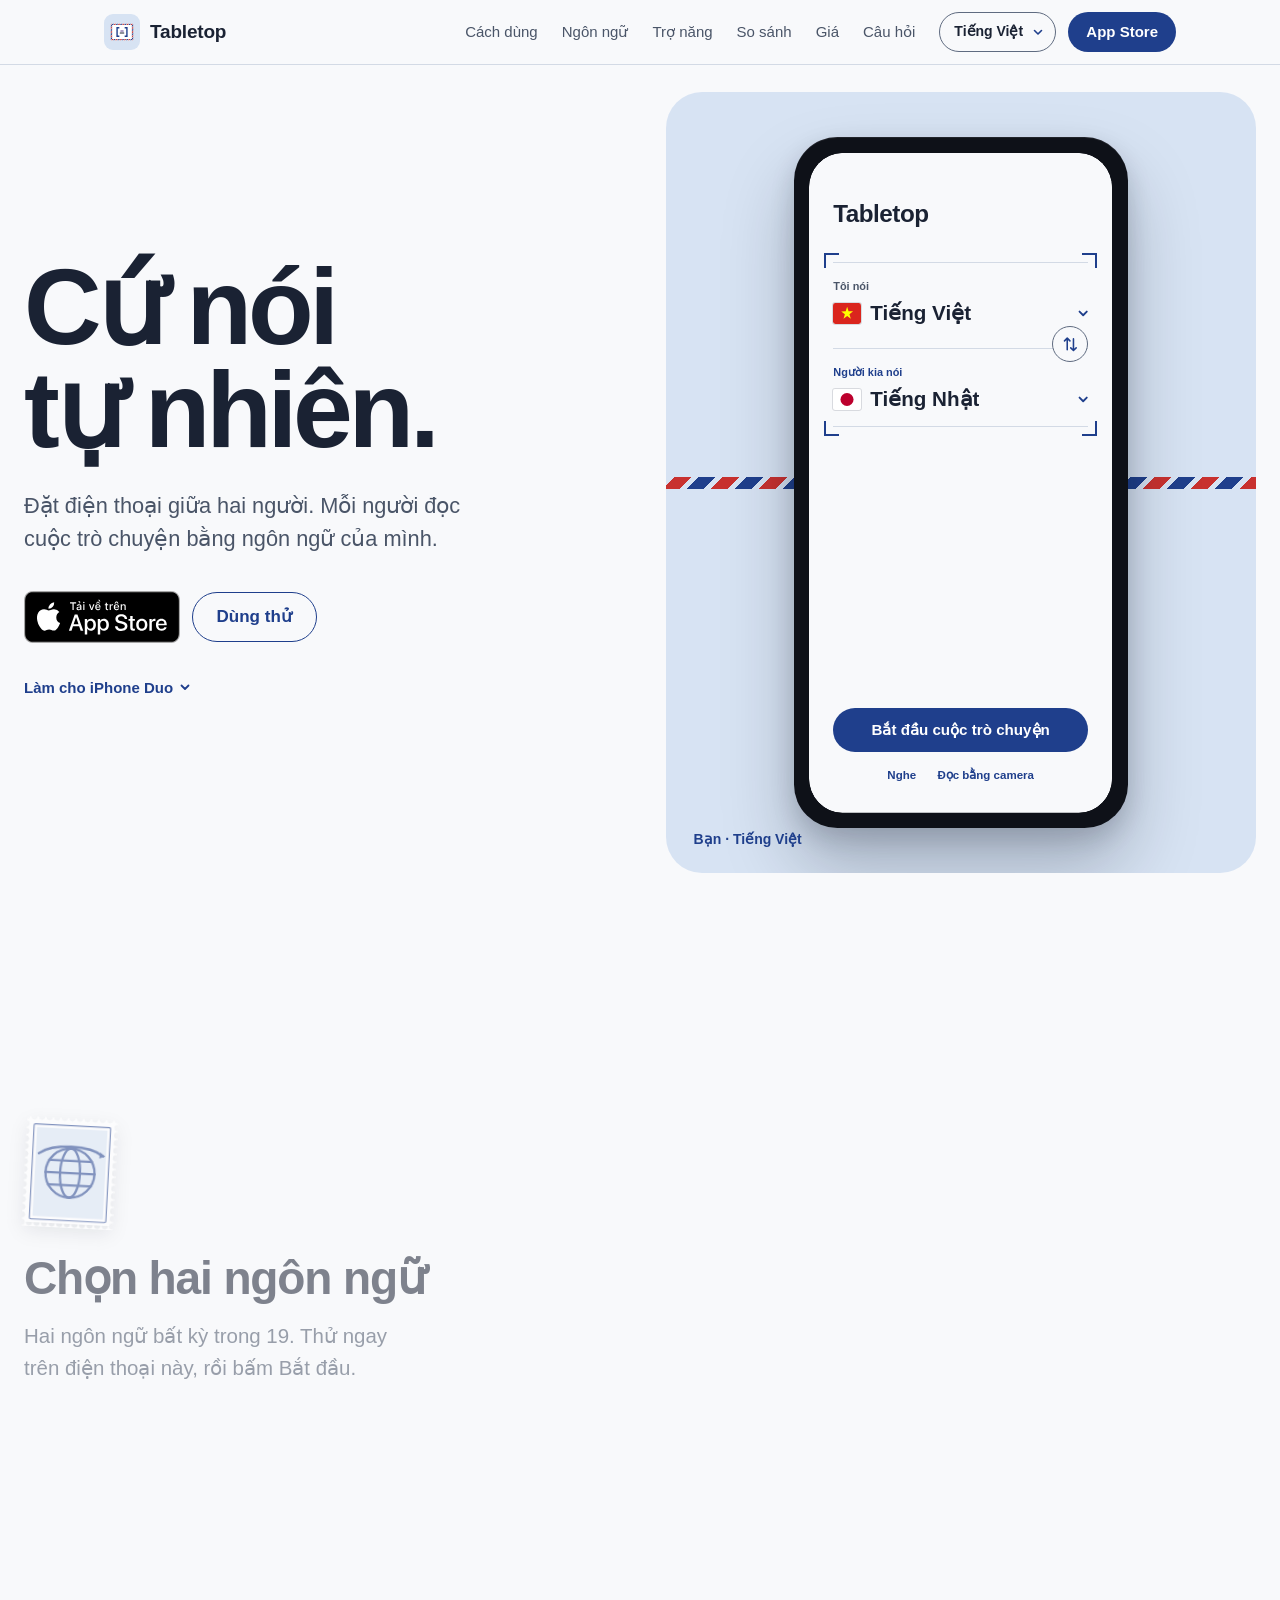
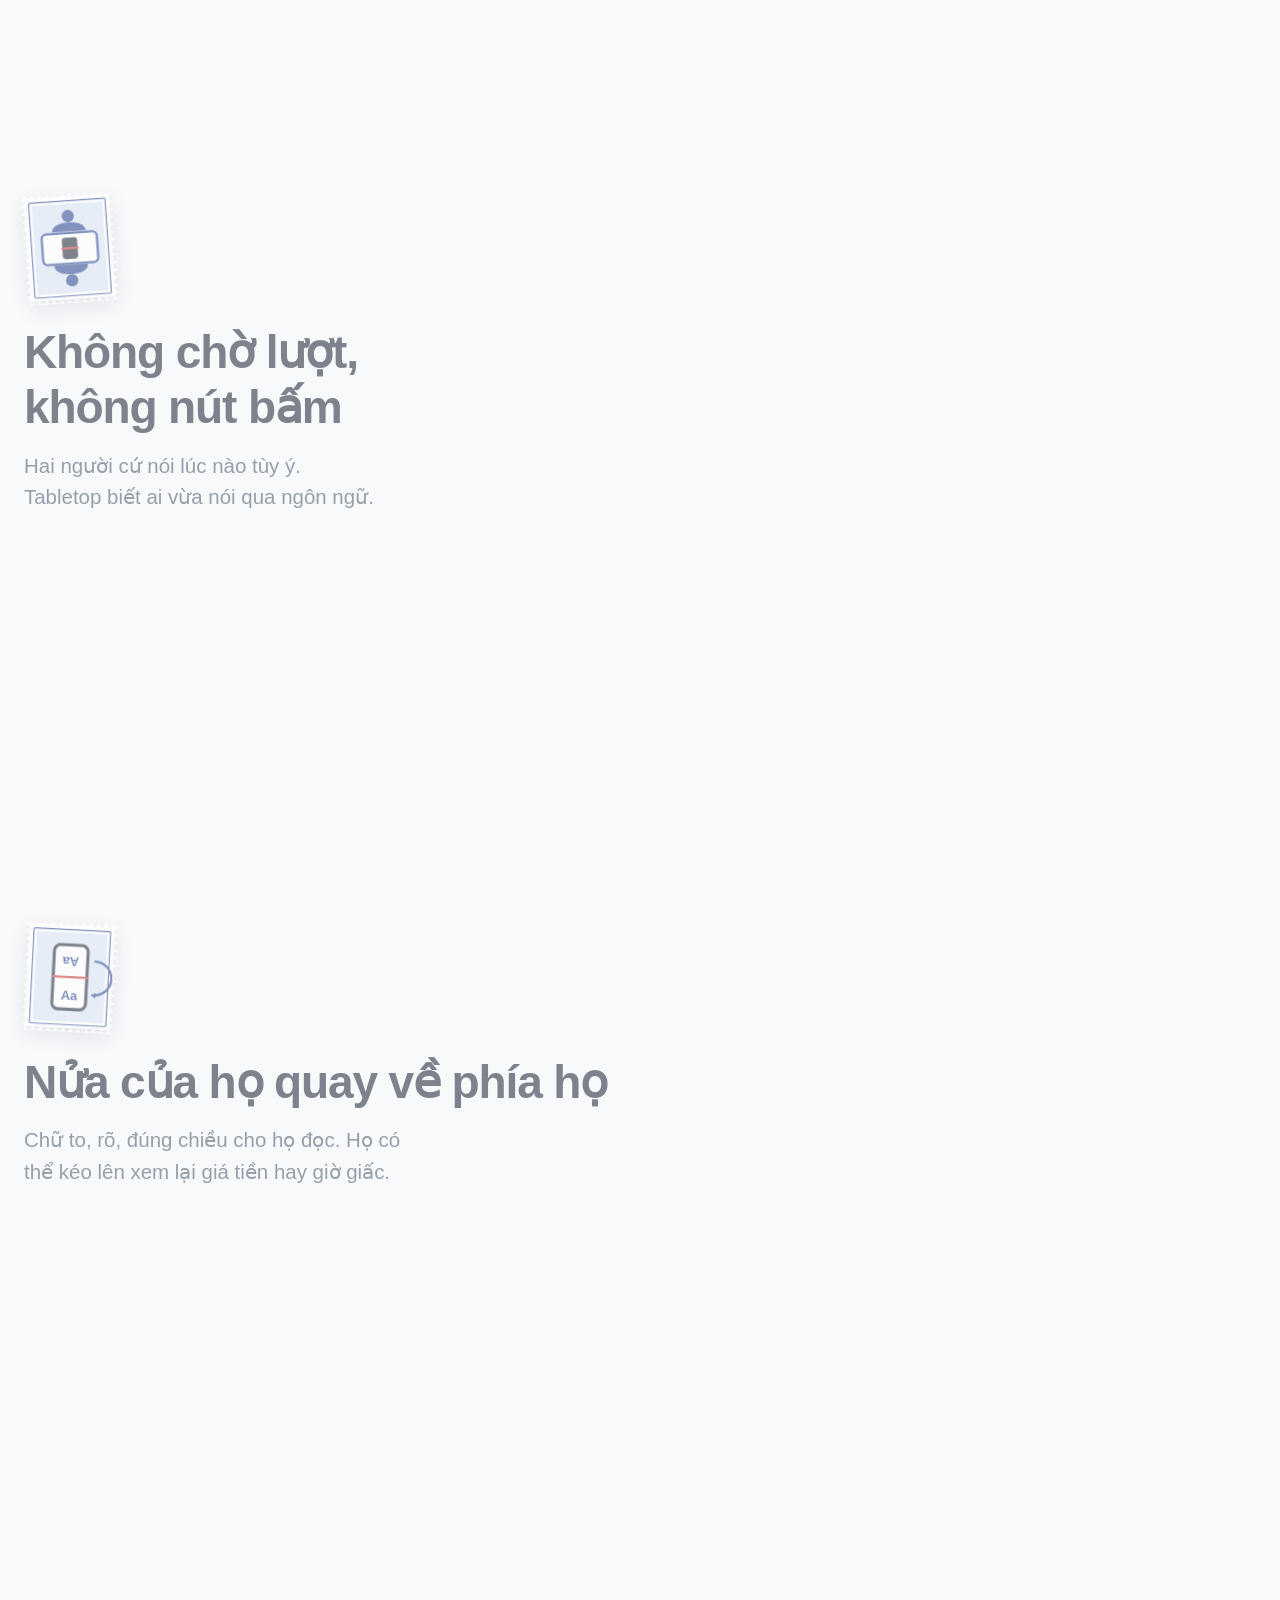
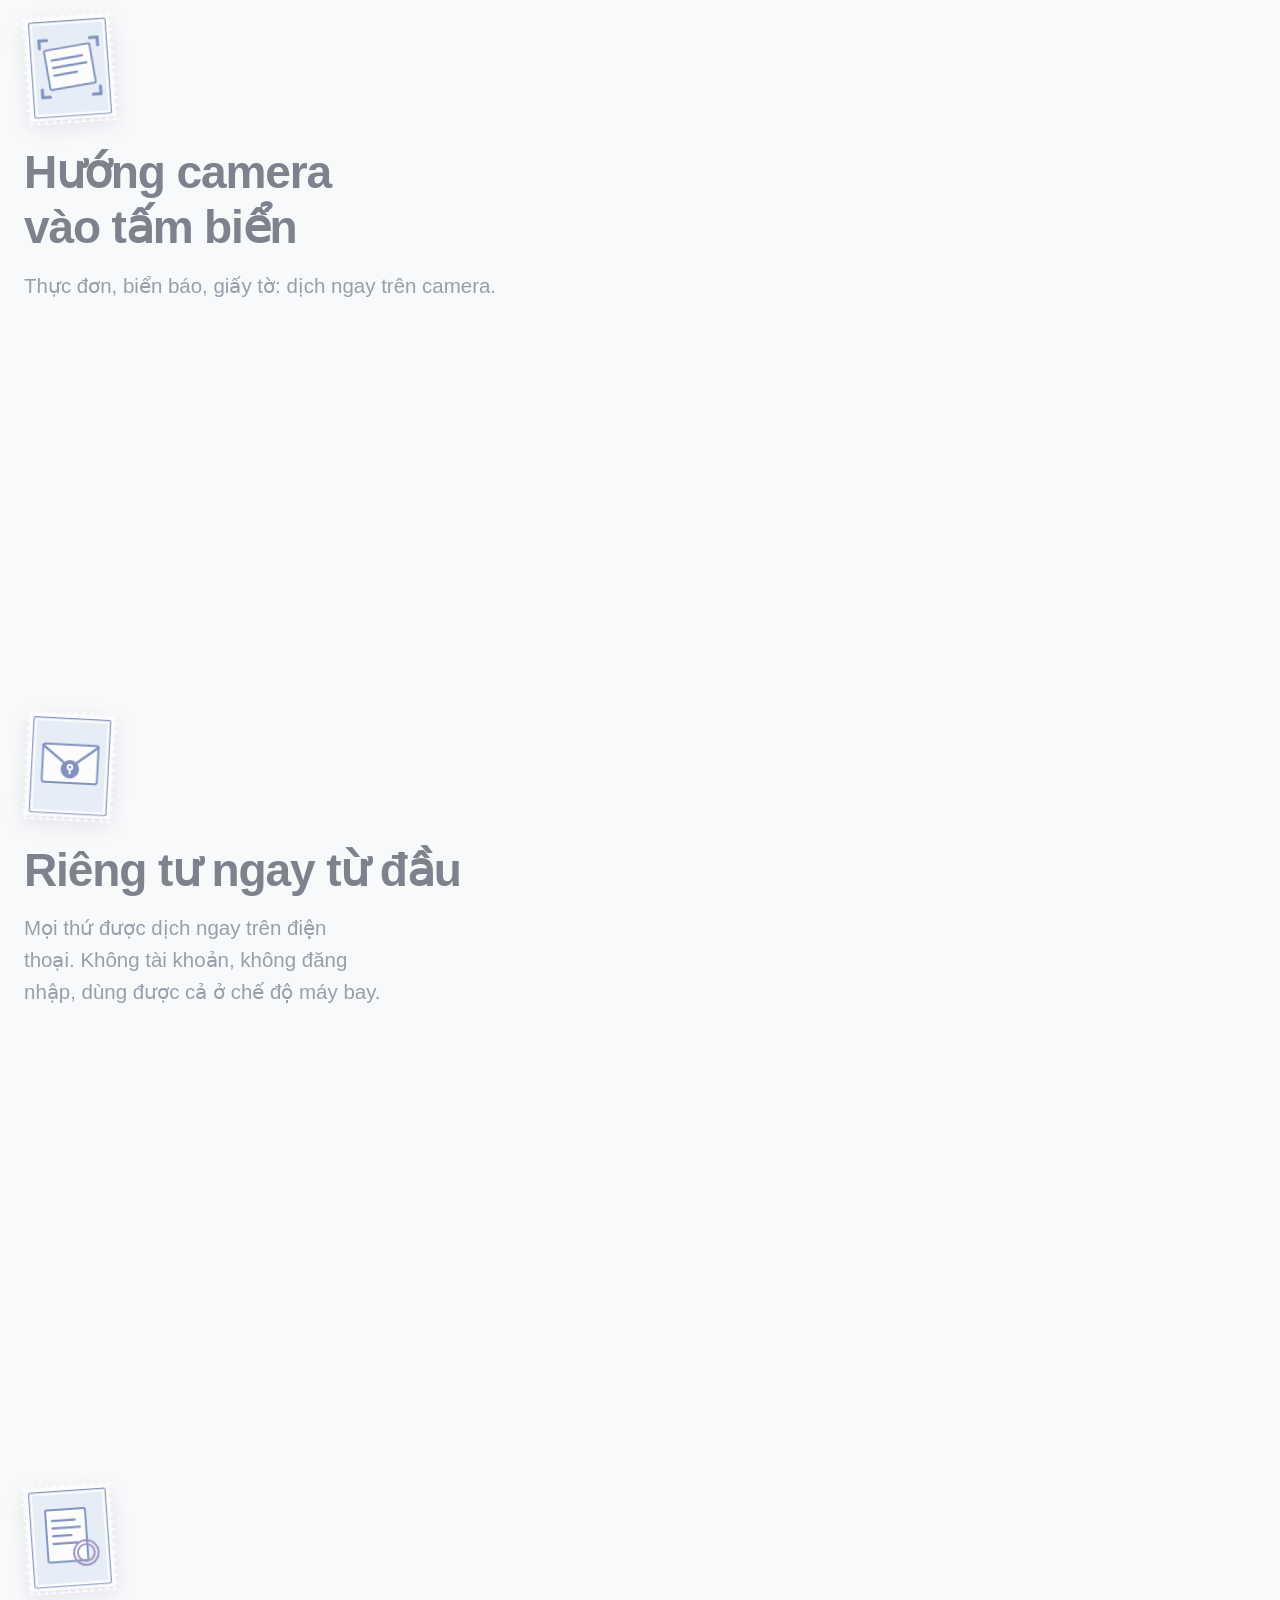
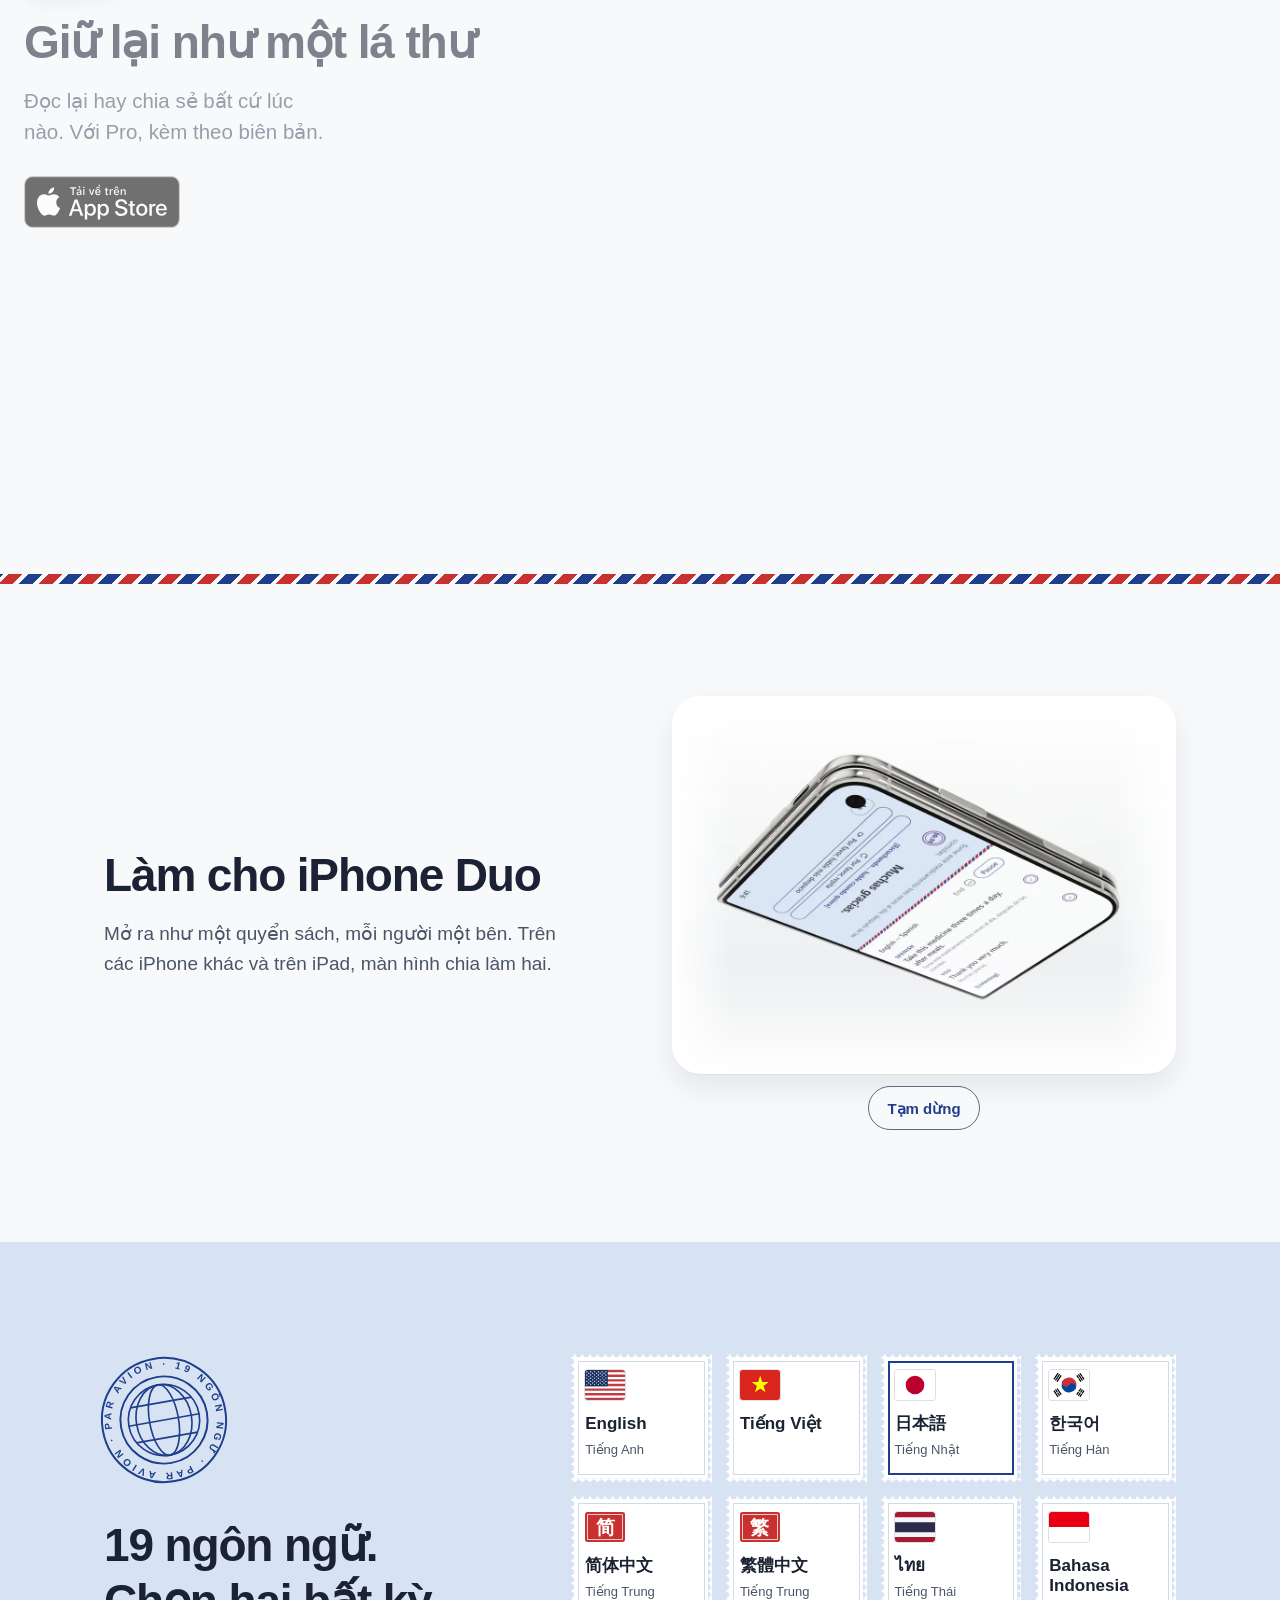
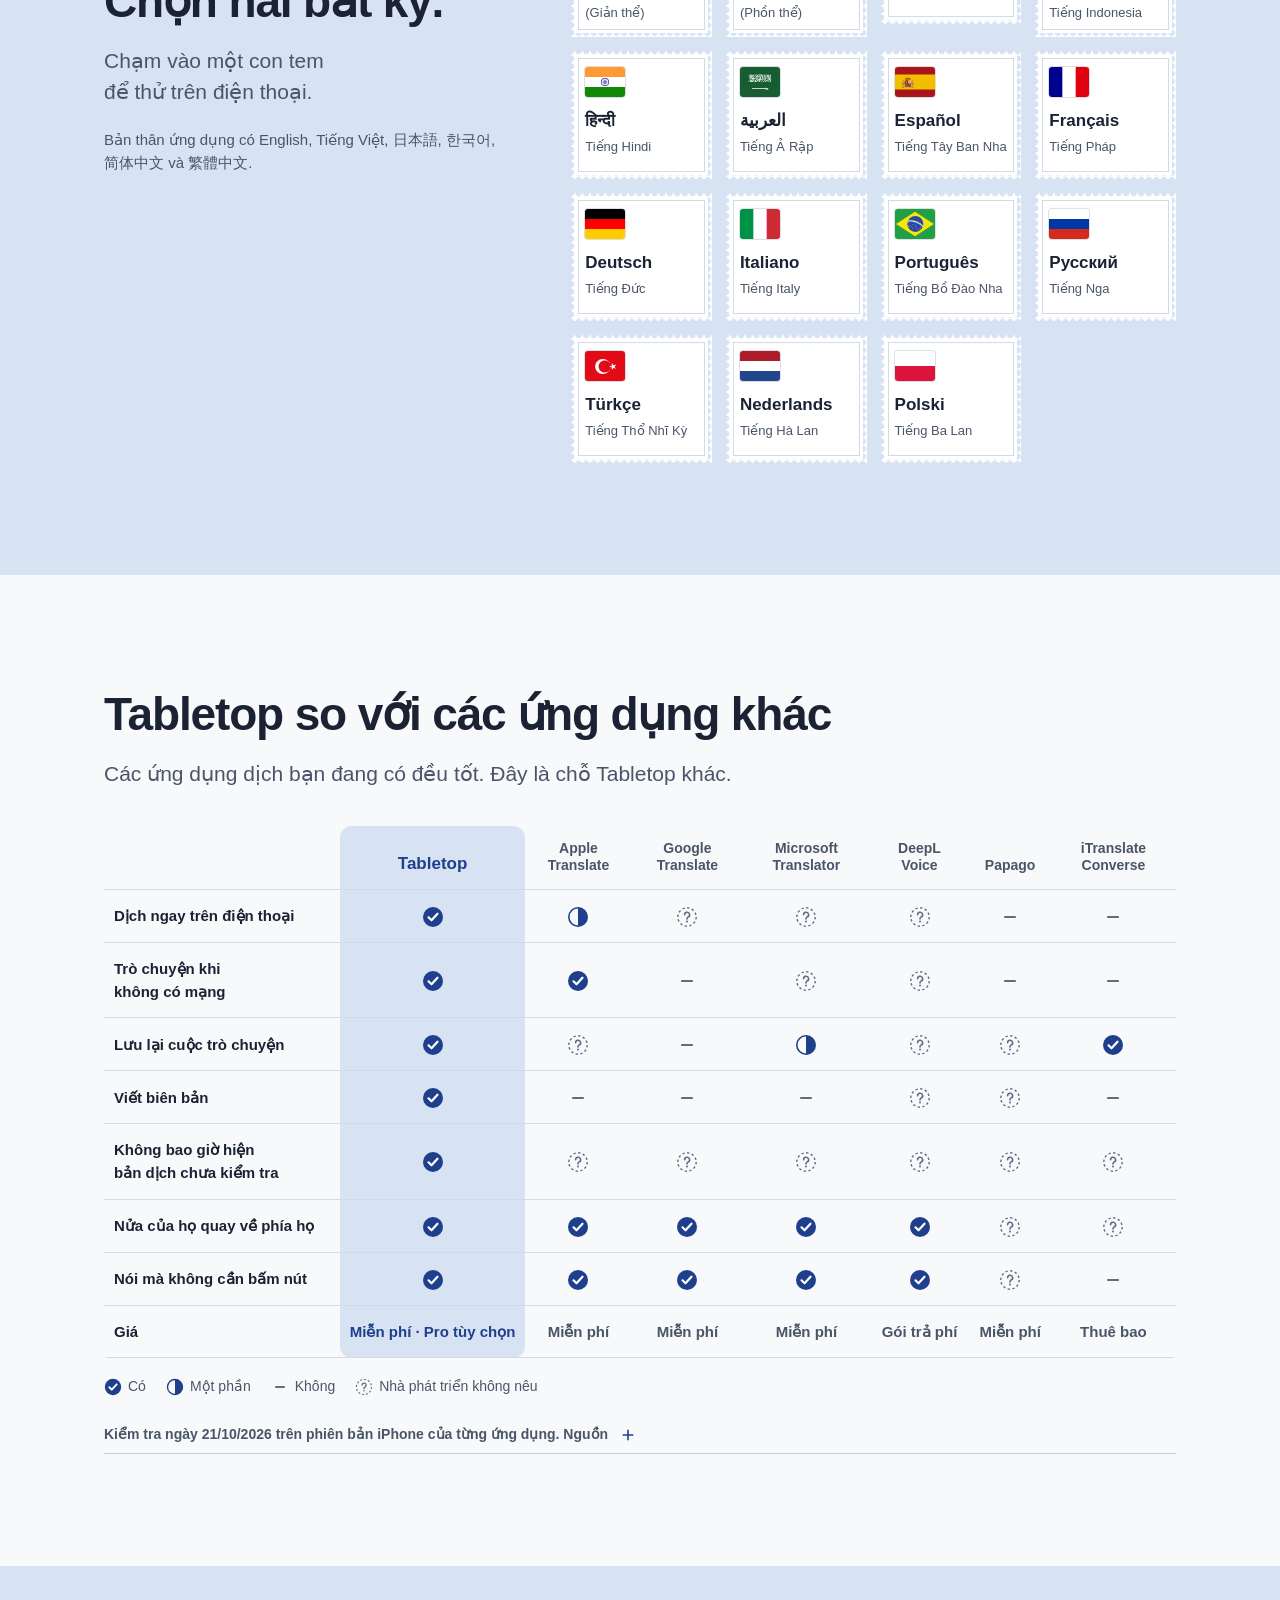
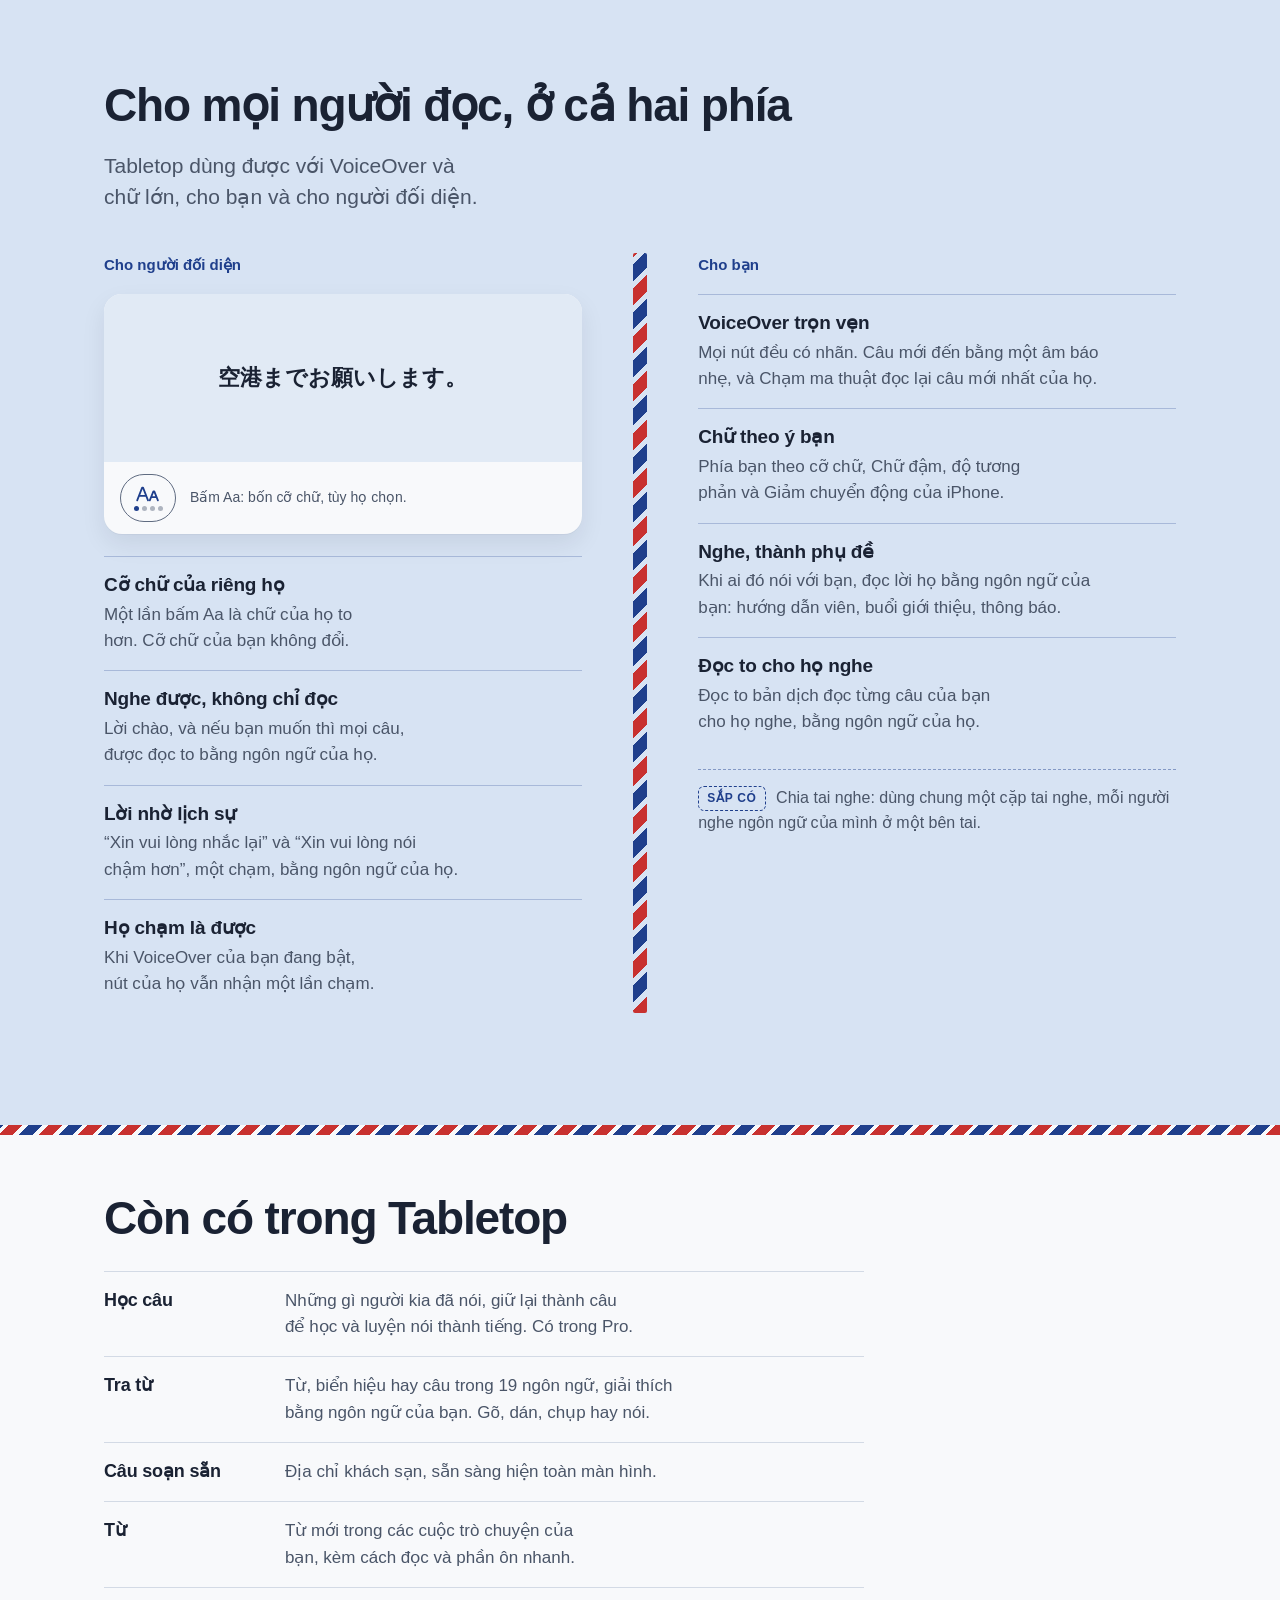
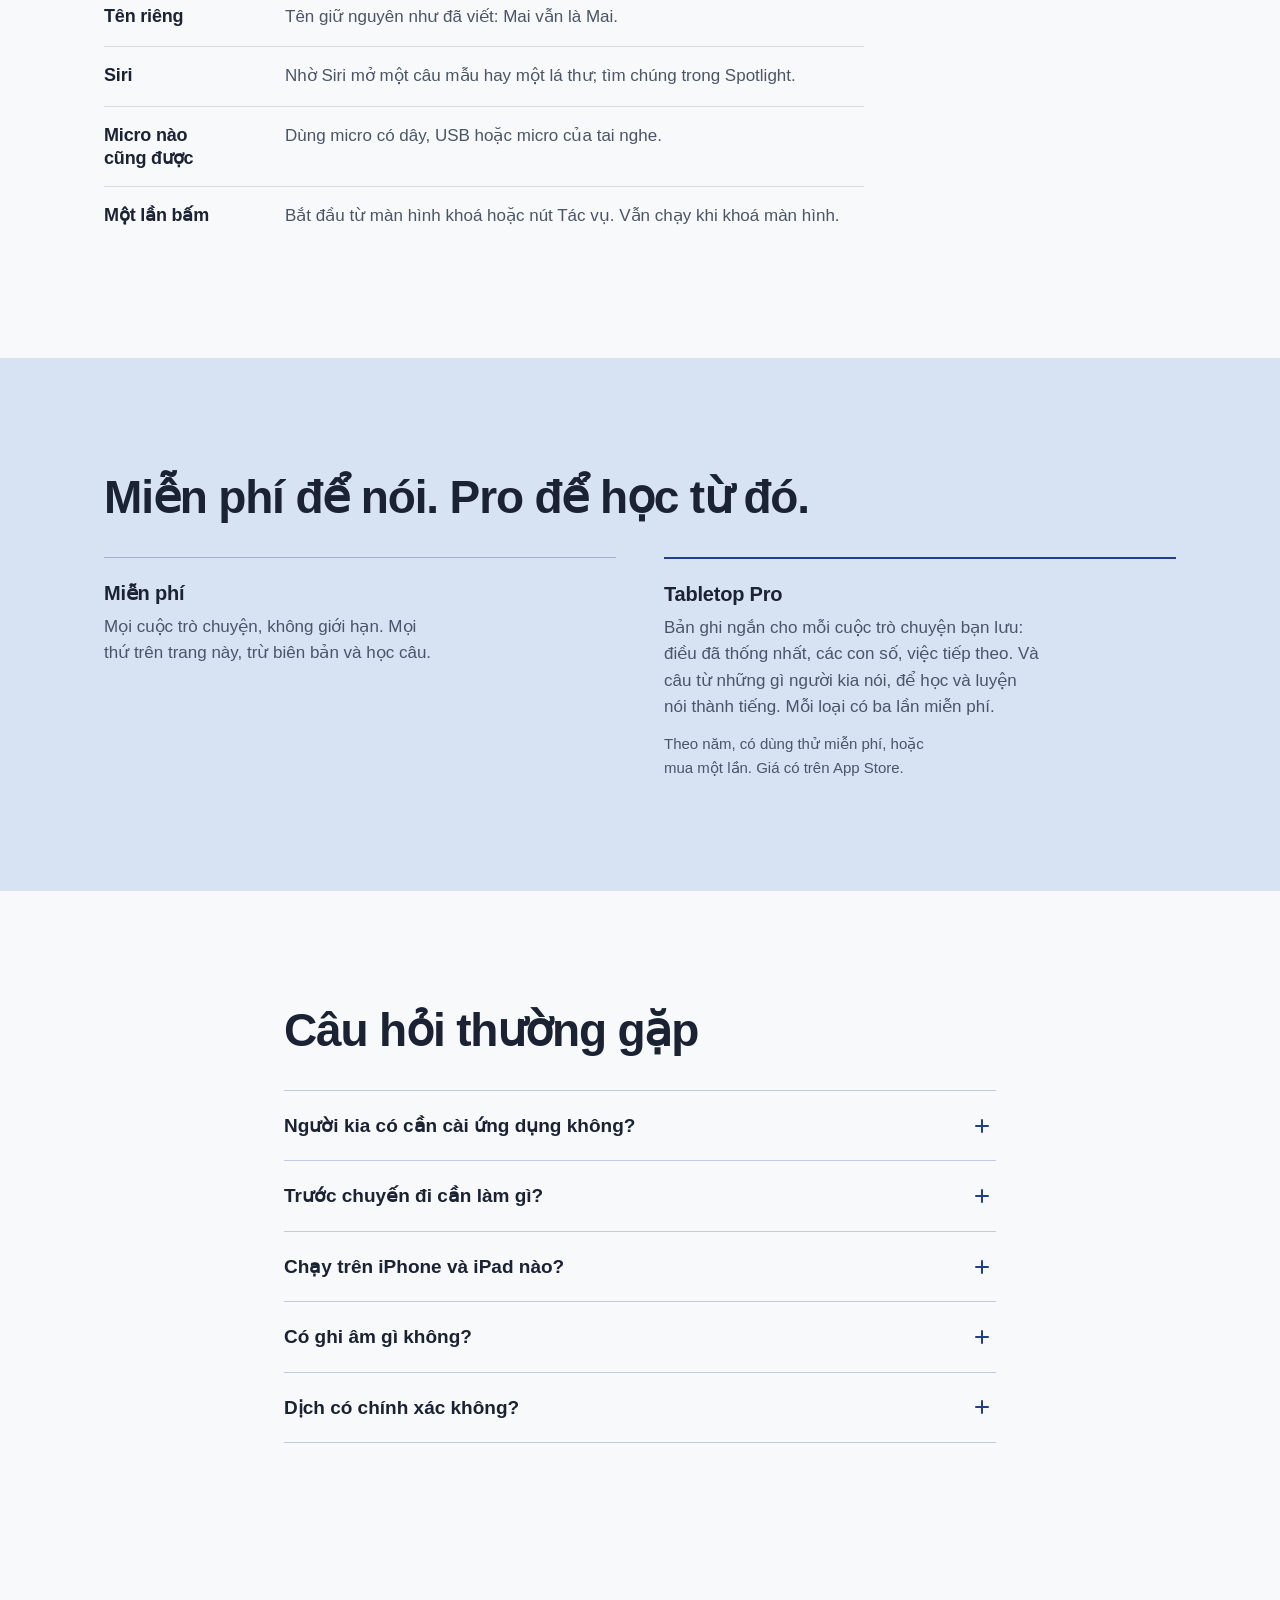
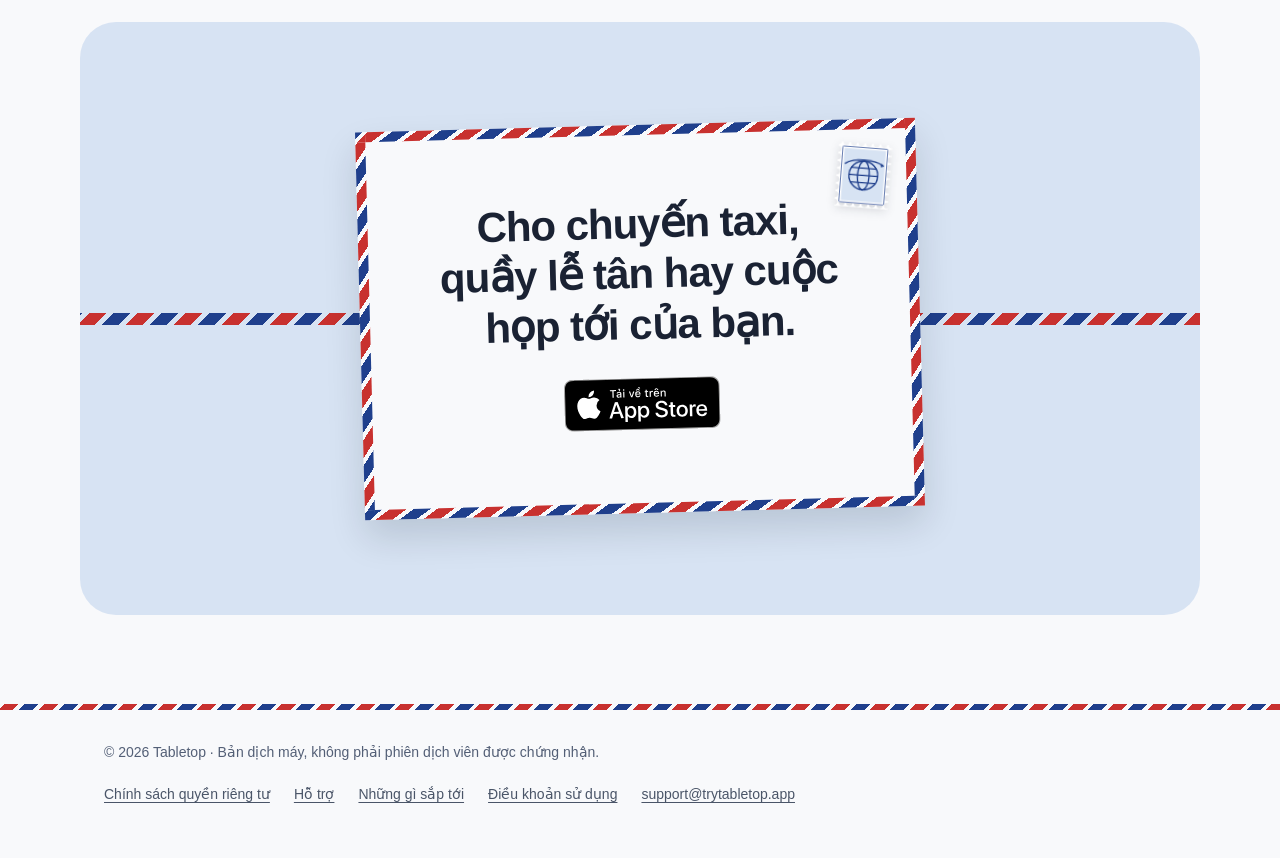
<file: vi/index.html>
<!doctype html>
<!-- Generated from /index.html and /i18n.js by _build/build-locales.mjs: edit those, not this page. -->
<html lang="vi">
<head>
  <meta charset="utf-8">
  <meta name="viewport" content="width=device-width, initial-scale=1">
  <title>Tabletop: Phiên Dịch Trực Tiếp — Hai người, mỗi người đọc ngôn ngữ của mình</title>
  <meta name="description" content="Đặt điện thoại giữa hai người rồi cứ nói. Tabletop nghe cả hai ngôn ngữ và cho mỗi người đọc cuộc trò chuyện trên nửa màn hình của mình. Riêng tư, ngay trên máy.">
  <meta name="apple-itunes-app" content="app-id=6821405972">
  <meta name="color-scheme" content="light">
  <meta name="theme-color" content="#F8F9FB">
  <link rel="icon" href="/assets/logo-light.svg" type="image/svg+xml">
  <link rel="apple-touch-icon" href="/assets/apple-touch-icon.png">
  <meta property="og:type" content="website">
  <meta property="og:title" content="Tabletop: Phiên Dịch Trực Tiếp — Hai người, mỗi người đọc ngôn ngữ của mình">
  <meta property="og:description" content="Đặt điện thoại giữa hai người rồi cứ nói. Tabletop nghe cả hai ngôn ngữ và cho mỗi người đọc cuộc trò chuyện trên nửa màn hình của mình. Riêng tư, ngay trên máy.">
  <meta property="og:image:width" content="1200">
  <meta property="og:image:height" content="630">
  <meta property="og:locale" content="vi_VN">
  <meta property="og:image" content="https://trytabletop.app/assets/og.jpg">
  <meta property="og:url" content="https://trytabletop.app/vi/">
  <link rel="canonical" href="https://trytabletop.app/vi/">
  <meta name="twitter:card" content="summary_large_image">
  <link rel="alternate" hreflang="x-default" href="https://trytabletop.app/">
  <link rel="alternate" hreflang="en" href="https://trytabletop.app/">
  <link rel="alternate" hreflang="vi" href="https://trytabletop.app/vi/">
  <link rel="alternate" hreflang="ja" href="https://trytabletop.app/ja/">
  <link rel="alternate" hreflang="ko" href="https://trytabletop.app/ko/">
  <link rel="alternate" hreflang="zh-Hans" href="https://trytabletop.app/zh-hans/">
  <link rel="alternate" hreflang="zh-Hant" href="https://trytabletop.app/zh-hant/">
  <link rel="stylesheet" href="/styles.css">
  <link rel="stylesheet" href="/duo.css">
  <script type="application/ld+json">
  {
    "inLanguage": "vi",
    "@context": "https://schema.org",
    "@type": "MobileApplication",
    "name": "Tabletop Interpreter",
    "operatingSystem": "iOS 26 or later",
    "applicationCategory": "TravelApplication",
    "url": "https://trytabletop.app/vi/",
    "installUrl": "https://apps.apple.com/app/tabletop-interpreter/id6821405972",
    "offers": { "@type": "Offer", "price": "0", "priceCurrency": "USD",
                "description": "Free to download; every conversation is free. Optional Tabletop Pro (in-app purchase) writes minutes of the conversations you keep." },
    "description": "A face-to-face interpreter: one device between two people, each reading the conversation in their own language on their own half of the screen."
  }
  </script>
</head>
<body>
  <a class="skip" href="#main" data-i18n="skip">Bỏ qua, đến nội dung</a>

  <header class="top">
    <div class="wrap top__row">
      <a class="brand" href="/vi/" aria-label="Tabletop">
        <img src="/assets/logo-light.svg" alt="" width="36" height="36">
        <span>Tabletop</span>
      </a>
      <nav class="top__nav" aria-label="Chính" data-i18n-aria="aria.main">
        <a href="#ch1" data-i18n="nav.how">Cách dùng</a>
        <a href="#languages" data-i18n="nav.languages">Ngôn ngữ</a>
        <a href="#access" data-i18n="nav.access">Trợ năng</a>
        <a href="#compare" data-i18n="nav.compare">So sánh</a>
        <a href="#pro" data-i18n="nav.pro">Giá</a>
        <a href="#faq" data-i18n="nav.faq">Câu hỏi</a>
      </nav>
      <div class="top__actions">
        <label class="lang">
          <span class="sr-only" data-i18n="aria.language">Ngôn ngữ</span>
          <select class="js-lang">
            <option value="en" lang="en">English</option>
            <option value="vi" lang="vi" selected>Tiếng Việt</option>
            <option value="ja" lang="ja">日本語</option>
            <option value="ko" lang="ko">한국어</option>
            <option value="zh-Hans" lang="zh-Hans">简体中文</option>
            <option value="zh-Hant" lang="zh-Hant">繁體中文</option>
          </select>
        </label>
        <a class="btn btn--small js-store" href="https://apps.apple.com/app/tabletop-interpreter/id6821405972" data-i18n="cta.short">App Store</a>
      </div>
    </div>
  </header>

  <main id="main">
    <!-- The page is the app, used once: the device on the table is Tabletop's Quick Start, then its conversation.
         The visitor picks two languages and presses Start; each chapter moves it on and brackets what it is about. -->
    <section class="story" aria-labelledby="story-title">
      <div class="wrap story__grid">
        <div class="story__copy">
          <h1 id="story-title" data-i18n="hero.title">Cứ nói tự nhiên.</h1>
          <p class="lede" data-i18n="hero.lede">Đặt điện thoại giữa hai người. Mỗi người đọc cuộc trò chuyện bằng ngôn ngữ của mình.</p>
          <div class="hero__ctas">
            <a class="badge js-store" href="https://apps.apple.com/app/tabletop-interpreter/id6821405972"><img class="js-badge" src="/assets/badges/vi.svg" width="150" height="50" alt="Tải trên App Store" data-i18n-alt="cta.store"></a>
            <a class="btn btn--quiet" href="#ch1" data-i18n="cta.try">Dùng thử</a>
          </div>
          <p class="hero__duo"><a href="#duo"><span data-i18n="hero.duo">Làm cho iPhone Duo</span><svg viewBox="0 0 12 12" aria-hidden="true"><path d="M2.5 4.5 6 8l3.5-3.5"/></svg></a></p>
        </div>
        <div class="story__stage">
          <figure class="table">
            <p class="side side--them"><span data-i18n="side.them">Người đối diện</span> · <span class="js-side-them">Vietnamese</span></p>
            <div class="table__seam" aria-hidden="true"></div>
            <div class="device js-device" data-view="talk" data-step="4" data-focus="none" role="group" aria-label="Dùng thử Tabletop" data-i18n-aria="demo.label">
              <div class="dv">
                <!-- Quick Start, as the app opens -->
                <div class="dv__quick">
                  <p class="dv__brand">Tabletop</p>
                  <div class="pick">
                    <span class="pick__k" data-i18n="demo.mine">Tôi nói</span>
                    <span class="pick__v"><span class="flag js-flag-me"></span><span class="pick__name js-name-me">English</span><svg class="pick__chev" viewBox="0 0 10 10" aria-hidden="true"><path d="M1.5 3.5 5 7l3.5-3.5"/></svg></span>
                    <select class="js-pick-me" aria-label="Tôi nói" data-i18n-aria="demo.mine"></select>
                  </div>
                  <button type="button" class="dv__swap js-swap" aria-label="Đổi ngôn ngữ" data-i18n-aria="demo.swap">
                    <svg viewBox="0 0 24 24" aria-hidden="true"><path d="M8 4v15M8 4 4.5 7.5M8 4l3.5 3.5M16 20V5m0 15-3.5-3.5M16 20l3.5-3.5"/></svg>
                  </button>
                  <div class="pick pick--them">
                    <span class="pick__k" data-i18n="demo.theirs">Người kia nói</span>
                    <span class="pick__v"><span class="flag js-flag-them"></span><span class="pick__name js-name-them">Vietnamese</span><svg class="pick__chev" viewBox="0 0 10 10" aria-hidden="true"><path d="M1.5 3.5 5 7l3.5-3.5"/></svg></span>
                    <select class="js-pick-them" aria-label="Người kia nói" data-i18n-aria="demo.theirs"></select>
                  </div>
                  <button type="button" class="dv__start js-start" data-i18n="demo.start">Bắt đầu cuộc trò chuyện</button>
                  <p class="dv__more"><span data-i18n="demo.listen">Nghe</span><span data-i18n="demo.camera">Đọc bằng camera</span></p>
                </div>
                <!-- The conversation: their half turned to face them, yours below the seam -->
                <div class="dv__theirs" lang="vi">
                  <p class="dv__cue js-dv-tcue">[Đang nghe, xin mời nói]</p>
                  <p class="dv__big js-dv-tbig">Khoảng một tiếng.</p>
                  <p class="dv__prev js-dv-tprev">Vâng, đi cao tốc. Mất bao lâu ạ?</p>
                </div>
                <div class="dv__seam"></div>
                <div class="dv__mine">
                  <p class="dv__bar"><span class="dv__pair js-dv-pair">English ↔ Vietnamese</span><span class="dv__end js-dv-end">End</span><span class="dv__pause js-dv-pause">Pause</span></p>
                  <ol class="dv__lines js-dv-lines">
                    <li class="dv__line is-in" data-n="1"><b>YOU</b><span class="dv__text">Please take me to the airport.</span><span class="dv__gloss">Cho tôi đến sân bay.</span><i class="dv__mark"></i></li>
                    <li class="dv__line dv__line--them is-in" data-n="2"><b>VIETNAMESE</b><span class="dv__text">Shall I take the highway?</span><span class="dv__gloss">Mình đi đường cao tốc nhé?</span><i class="dv__mark"></i></li>
                    <li class="dv__line is-in" data-n="3"><b>YOU</b><span class="dv__text">Yes, please. How long will it take?</span><span class="dv__gloss">Vâng, đi cao tốc. Mất bao lâu ạ?</span><i class="dv__mark"></i></li>
                    <li class="dv__line dv__line--them is-in" data-n="4"><b>VIETNAMESE</b><span class="dv__text">About an hour.</span><span class="dv__gloss">Khoảng một tiếng.</span><i class="dv__mark"></i></li>
                  </ol>
                  <p class="dv__listen js-dv-listen">[Listening]</p>
                </div>
                <!-- Read with Camera: a sign in their language, your language laid over each line -->
                <div class="dv__cam" aria-hidden="true">
                  <div class="cam__sign js-cam-sign" lang="vi">
                    <p class="cam__s1 js-cam-s1">TAXI SÂN BAY</p>
                    <p class="cam__s2 js-cam-s2">Phí cầu đường trả bằng tiền mặt.</p>
                  </div>
                  <p class="cam__slip cam__slip--1 js-cam-t1">AIRPORT TAXI</p>
                  <p class="cam__slip cam__slip--2 js-cam-t2">Tolls are paid in cash.</p>
                  <p class="cam__btn js-cam-btn">Read This Page</p>
                </div>
                <!-- Kept: the conversation as a letter, its minutes first -->
                <div class="dv__letter">
                  <p class="dv__lt js-dv-lt">No. 12 · To the airport</p>
                  <p class="dv__lh js-dv-lh">Minutes</p>
                  <p class="dv__pt"><span class="js-dv-p1">You asked to go to the airport.</span><b>↓1</b></p>
                  <p class="dv__pt"><span class="js-dv-p2">They suggested the highway: about an hour.</span><b>↓4</b></p>
                  <p class="dv__lh js-dv-cv">Conversation</p>
                  <p class="dv__cl"><b>1</b><span class="js-dv-c1">Please take me to the airport.</span></p>
                  <p class="dv__cl"><b>2</b><span class="js-dv-c2">Shall I take the highway?</span></p>
                  <p class="dv__cl"><b>3</b><span class="js-dv-c3">Yes, please. How long will it take?</span></p>
                  <p class="dv__cl"><b>4</b><span class="js-dv-c4">About an hour.</span></p>
                  <p class="dv__kept"><span class="js-dv-kno">No. 12</span><strong>11:23</strong><span class="js-dv-kk">KEPT</span></p>
                </div>
                <!-- Private by default: a postmark struck on the phone, not a control the app doesn't have -->
                <p class="dv__private" aria-hidden="true"><span class="js-dv-priv1">ON THIS PHONE</span><svg viewBox="0 0 24 24"><path d="M21 15.5v-2l-8-5V3.5a1.5 1.5 0 0 0-3 0V8.5l-8 5v2l8-2.5V18l-2 1.5V21l3.5-1 3.5 1v-1.5L13 18v-5z"/></svg><span class="js-dv-priv2">NO ACCOUNT</span></p>
                <!-- The highlight: captioning brackets around what the chapter is about -->
                <span class="dv__focus" aria-hidden="true"><i></i><i></i><i></i><i></i></span>
                <span class="dv__focus" aria-hidden="true"><i></i><i></i><i></i><i></i></span>
              </div>
            </div>
            <p class="side side--you"><span data-i18n="side.you">Bạn</span> · <span class="js-side-you">English</span></p>
          </figure>
        </div>

        <article class="chapter" id="ch1" data-view="quick" data-focus="pick">
          <span class="stamp" aria-hidden="true"><svg viewBox="0 0 120 144"><use href="#stamp-globe"/></svg></span>
          <h2 data-i18n="ch1.t">Chọn hai ngôn ngữ</h2>
          <p data-i18n="ch1.d">Hai ngôn ngữ bất kỳ trong 19. Thử ngay trên điện thoại này, rồi bấm Bắt đầu.</p>
        </article>
        <article class="chapter" id="ch2" data-view="talk" data-step="2" data-focus="both">
          <span class="stamp" aria-hidden="true"><svg viewBox="0 0 120 144"><use href="#stamp-table"/></svg></span>
          <h2 data-i18n="ch2.t">Không chờ lượt, không nút bấm</h2>
          <p data-i18n="ch2.d">Hai người cứ nói lúc nào tùy ý. Tabletop biết ai vừa nói qua ngôn ngữ.</p>
        </article>
        <article class="chapter" id="ch3" data-view="talk" data-step="4" data-focus="theirs">
          <span class="stamp" aria-hidden="true"><svg viewBox="0 0 120 144"><use href="#stamp-turn"/></svg></span>
          <h2 data-i18n="ch3.t">Nửa của họ quay về phía họ</h2>
          <p data-i18n="ch3.d">Chữ to, rõ, đúng chiều cho họ đọc. Họ có thể kéo lên xem lại giá tiền hay giờ giấc.</p>
        </article>
        <article class="chapter" id="ch4" data-view="cam" data-focus="cam">
          <span class="stamp" aria-hidden="true"><svg viewBox="0 0 120 144"><use href="#stamp-camera"/></svg></span>
          <h2 data-i18n="ch4.t">Hướng camera vào tấm biển</h2>
          <p data-i18n="ch4.d">Thực đơn, biển báo, giấy tờ: dịch ngay trên camera.</p>
        </article>
        <article class="chapter" id="ch5" data-view="talk" data-step="4" data-focus="air">
          <span class="stamp" aria-hidden="true"><svg viewBox="0 0 120 144"><use href="#stamp-seal"/></svg></span>
          <h2 data-i18n="ch5.t">Riêng tư ngay từ đầu</h2>
          <p data-i18n="ch5.d">Mọi thứ được dịch ngay trên điện thoại. Không tài khoản, không đăng nhập, dùng được cả ở chế độ máy bay.</p>
        </article>
        <article class="chapter" id="ch6" data-view="kept" data-focus="letter">
          <span class="stamp" aria-hidden="true"><svg viewBox="0 0 120 144"><use href="#stamp-letter"/></svg></span>
          <h2 data-i18n="ch6.t">Giữ lại như một lá thư</h2>
          <p data-i18n="ch6.d">Đọc lại hay chia sẻ bất cứ lúc nào. Với Pro, kèm theo biên bản.</p>
          <p class="chapter__cta"><a class="badge js-store" href="https://apps.apple.com/app/tabletop-interpreter/id6821405972"><img class="js-badge" src="/assets/badges/vi.svg" width="150" height="50" alt="Tải trên App Store" data-i18n-alt="cta.store"></a></p>
        </article>
      </div>
    </section>

    <div class="airmail" role="presentation"></div>

    <!-- iPhone Duo: the unfolding video (a 3D mockup of Tabletop's real screens, see duo.css). It loads and plays only
         once it is on screen, never under Reduce Motion, and Pause stops it. -->
    <section class="section duo" id="duo" aria-labelledby="duo-title">
      <div class="wrap duo__grid">
        <div>
          <h2 id="duo-title" data-i18n="duo.title">Làm cho iPhone Duo</h2>
          <p data-i18n="duo.body">Mở ra như một quyển sách, mỗi người một bên. Trên các iPhone khác và trên iPad, màn hình chia làm hai.</p>
        </div>
        <figure class="held">
          <div class="fold">
            <video class="duo-video js-duo-video" muted loop playsinline preload="none" width="1080" height="810"
                   poster="/assets/duo/duo-unfold-dau.webp" aria-labelledby="fold-desc">
              <source src="/assets/duo/duo-unfold.mp4" type="video/mp4">
            </video>
            <img class="duo-still" src="/assets/duo/duo-unfold-mo.webp" width="1080" height="810" alt="" aria-hidden="true" loading="lazy">
            <span class="sr-only" id="fold-desc" data-i18n="duo.alt">Video: iPhone Duo mở ra như một quyển sách. Khi gập, màn hình ngoài chia cuộc trò chuyện trên dưới, nửa của người đối diện quay về phía họ. Khi mở, phía người đối diện quay về phía họ bằng ngôn ngữ của họ, phía bạn bằng ngôn ngữ của bạn.</span>
          </div>
          <div class="controls controls--center">
            <button type="button" class="ctl ctl--text js-video-pause" aria-label="Tạm dừng video" data-i18n-aria="motion.video.pause"><span data-i18n="motion.pause">Tạm dừng</span></button>
          </div>
        </figure>
      </div>
    </section>

    <!-- Languages: a sheet of stamps. Tapping one puts it on the phone above as the other person's language. -->
    <section class="section sheet langs" id="languages" aria-labelledby="langs-title">
      <div class="wrap langs__grid">
        <div class="langs__copy">
          <svg class="globe" viewBox="0 0 200 200" aria-hidden="true">
            <defs><path id="globe-ring" d="M100 100m-80 0a80 80 0 1 1 160 0a80 80 0 1 1-160 0"/></defs>
            <circle cx="100" cy="100" r="94" class="globe__rim"/>
            <circle cx="100" cy="100" r="66" class="globe__rim"/>
            <text class="globe__text"><textPath href="#globe-ring" textLength="490" data-i18n="langs.ring">PAR AVION · 19 NGÔN NGỮ · PAR AVION ·</textPath></text>
            <g class="globe__earth">
              <circle cx="100" cy="100" r="54"/>
              <ellipse cx="100" cy="100" rx="22" ry="54"/>
              <ellipse cx="100" cy="100" rx="42" ry="54"/>
              <path d="M46 100h108M53 73h94M53 127h94"/>
            </g>
          </svg>
          <h2 id="langs-title" data-i18n="langs.title">19 ngôn ngữ. Chọn hai bất kỳ.</h2>
          <p class="lede" data-i18n="langs.lede">Chạm vào một con tem để thử trên điện thoại.</p>
          <p class="langs__note js-stamp-note" aria-live="polite" hidden><span class="js-stamp-msg"></span> <a href="#story-title" class="js-stamp-see"><span data-i18n="stamp.see">Xem trên điện thoại</span><svg viewBox="0 0 12 12" aria-hidden="true"><path d="M2.5 7.5 6 4l3.5 3.5"/></svg></a><span class="js-stamp-tpl" hidden data-i18n="stamp.on">{lang} đã ở trên điện thoại.</span></p>
          <p class="small langs__ui" data-i18n-html="langs.ui">Bản thân ứng dụng có <span class="nw">English</span>, <span class="nw">Tiếng Việt</span>, <span class="nw">日本語</span>, <span class="nw">한국어</span>, <span class="nw">简体中文</span> và <span class="nw">繁體中文</span>.</p>
        </div>
        <ul class="stamps js-stamps">
          <li><button type="button" class="lstamp" data-code="en"><img src="/assets/flags/us.svg" alt="" width="48" height="36" loading="lazy"><span class="lstamp__n" lang="en">English</span><span class="lstamp__l"></span></button></li>
          <li><button type="button" class="lstamp" data-code="vi"><img src="/assets/flags/vn.svg" alt="" width="48" height="36" loading="lazy"><span class="lstamp__n" lang="vi">Tiếng Việt</span><span class="lstamp__l"></span></button></li>
          <li><button type="button" class="lstamp" data-code="ja"><img src="/assets/flags/jp.svg" alt="" width="48" height="36" loading="lazy"><span class="lstamp__n" lang="ja">日本語</span><span class="lstamp__l"></span></button></li>
          <li><button type="button" class="lstamp" data-code="ko"><img src="/assets/flags/kr.svg" alt="" width="48" height="36" loading="lazy"><span class="lstamp__n" lang="ko">한국어</span><span class="lstamp__l"></span></button></li>
          <li><button type="button" class="lstamp" data-code="zh-Hans"><span class="seal" lang="zh-Hans">简</span><span class="lstamp__n" lang="zh-Hans">简体中文</span><span class="lstamp__l"></span></button></li>
          <li><button type="button" class="lstamp" data-code="zh-Hant"><span class="seal" lang="zh-Hant">繁</span><span class="lstamp__n" lang="zh-Hant">繁體中文</span><span class="lstamp__l"></span></button></li>
          <li><button type="button" class="lstamp" data-code="th"><img src="/assets/flags/th.svg" alt="" width="48" height="36" loading="lazy"><span class="lstamp__n" lang="th">ไทย</span><span class="lstamp__l"></span></button></li>
          <li><button type="button" class="lstamp" data-code="id"><img src="/assets/flags/id.svg" alt="" width="48" height="36" loading="lazy"><span class="lstamp__n" lang="id">Bahasa Indonesia</span><span class="lstamp__l"></span></button></li>
          <li><button type="button" class="lstamp" data-code="hi"><img src="/assets/flags/in.svg" alt="" width="48" height="36" loading="lazy"><span class="lstamp__n" lang="hi">हिन्दी</span><span class="lstamp__l"></span></button></li>
          <li><button type="button" class="lstamp" data-code="ar"><img src="/assets/flags/sa.svg" alt="" width="48" height="36" loading="lazy"><span class="lstamp__n" lang="ar" dir="rtl">العربية</span><span class="lstamp__l"></span></button></li>
          <li><button type="button" class="lstamp" data-code="es"><img src="/assets/flags/es.svg" alt="" width="48" height="36" loading="lazy"><span class="lstamp__n" lang="es">Español</span><span class="lstamp__l"></span></button></li>
          <li><button type="button" class="lstamp" data-code="fr"><img src="/assets/flags/fr.svg" alt="" width="48" height="36" loading="lazy"><span class="lstamp__n" lang="fr">Français</span><span class="lstamp__l"></span></button></li>
          <li><button type="button" class="lstamp" data-code="de"><img src="/assets/flags/de.svg" alt="" width="48" height="36" loading="lazy"><span class="lstamp__n" lang="de">Deutsch</span><span class="lstamp__l"></span></button></li>
          <li><button type="button" class="lstamp" data-code="it"><img src="/assets/flags/it.svg" alt="" width="48" height="36" loading="lazy"><span class="lstamp__n" lang="it">Italiano</span><span class="lstamp__l"></span></button></li>
          <li><button type="button" class="lstamp" data-code="pt"><img src="/assets/flags/br.svg" alt="" width="48" height="36" loading="lazy"><span class="lstamp__n" lang="pt">Português</span><span class="lstamp__l"></span></button></li>
          <li><button type="button" class="lstamp" data-code="ru"><img src="/assets/flags/ru.svg" alt="" width="48" height="36" loading="lazy"><span class="lstamp__n" lang="ru">Русский</span><span class="lstamp__l"></span></button></li>
          <li><button type="button" class="lstamp" data-code="tr"><img src="/assets/flags/tr.svg" alt="" width="48" height="36" loading="lazy"><span class="lstamp__n" lang="tr">Türkçe</span><span class="lstamp__l"></span></button></li>
          <li><button type="button" class="lstamp" data-code="nl"><img src="/assets/flags/nl.svg" alt="" width="48" height="36" loading="lazy"><span class="lstamp__n" lang="nl">Nederlands</span><span class="lstamp__l"></span></button></li>
          <li><button type="button" class="lstamp" data-code="pl"><img src="/assets/flags/pl.svg" alt="" width="48" height="36" loading="lazy"><span class="lstamp__n" lang="pl">Polski</span><span class="lstamp__l"></span></button></li>
        </ul>
      </div>
    </section>

    <!-- Compare: checked against each maker's own pages, dated, sources listed -->
    <section class="section compare" id="compare" aria-labelledby="compare-title">
      <div class="wrap">
        <h2 id="compare-title" data-i18n="cmp.title">Tabletop so với các ứng dụng khác</h2>
        <p class="lede" data-i18n="cmp.lede">Các ứng dụng dịch bạn đang có đều tốt. Đây là chỗ Tabletop khác.</p>
        <p class="cmp__hint" data-i18n="cmp.swipe">Vuốt bảng để xem mọi ứng dụng.</p>
        <div class="cmp" tabindex="0" role="region" aria-labelledby="compare-title">
          <table>
            <thead>
              <tr>
                <td></td>
                <th scope="col" class="cmp__us">Tabletop</th>
                <th scope="col">Apple Translate</th>
                <th scope="col">Google Translate</th>
                <th scope="col">Microsoft Translator</th>
                <th scope="col">DeepL Voice</th>
                <th scope="col">Papago</th>
                <th scope="col">iTranslate Converse</th>
              </tr>
            </thead>
            <tbody>
              <tr><th scope="row" data-i18n="cmp.r4">Dịch ngay trên điện thoại</th>
                <td class="cmp__us" data-v="y"></td><td data-v="p"></td><td data-v="u"></td><td data-v="u"></td><td data-v="u"></td><td data-v="n"></td><td data-v="n"></td></tr>
              <tr><th scope="row" data-i18n="cmp.r3">Trò chuyện khi không có mạng</th>
                <td class="cmp__us" data-v="y"></td><td data-v="y"></td><td data-v="n"></td><td data-v="u"></td><td data-v="u"></td><td data-v="n"></td><td data-v="n"></td></tr>
              <tr><th scope="row" data-i18n="cmp.r6">Lưu lại cuộc trò chuyện</th>
                <td class="cmp__us" data-v="y"></td><td data-v="u"></td><td data-v="n"></td><td data-v="p"></td><td data-v="u"></td><td data-v="u"></td><td data-v="y"></td></tr>
              <tr><th scope="row" data-i18n="cmp.r7">Viết biên bản</th>
                <td class="cmp__us" data-v="y"></td><td data-v="n"></td><td data-v="n"></td><td data-v="n"></td><td data-v="u"></td><td data-v="u"></td><td data-v="n"></td></tr>
              <tr><th scope="row" data-i18n="cmp.r5">Không bao giờ hiện bản dịch chưa kiểm tra</th>
                <td class="cmp__us" data-v="y"></td><td data-v="u"></td><td data-v="u"></td><td data-v="u"></td><td data-v="u"></td><td data-v="u"></td><td data-v="u"></td></tr>
              <tr><th scope="row" data-i18n="cmp.r1">Nửa của họ quay về phía họ</th>
                <td class="cmp__us" data-v="y"></td><td data-v="y"></td><td data-v="y"></td><td data-v="y"></td><td data-v="y"></td><td data-v="u"></td><td data-v="u"></td></tr>
              <tr><th scope="row" data-i18n="cmp.r2">Nói mà không cần bấm nút</th>
                <td class="cmp__us" data-v="y"></td><td data-v="y"></td><td data-v="y"></td><td data-v="y"></td><td data-v="y"></td><td data-v="u"></td><td data-v="n"></td></tr>
              <tr><th scope="row" data-i18n="cmp.r8">Giá</th>
                <td class="cmp__us cmp__txt" data-i18n-html="cmp.free.us"><span class="nw">Miễn phí ·</span> <span class="nw">Pro tùy chọn</span></td><td class="cmp__txt" data-i18n="cmp.free">Miễn phí</td><td class="cmp__txt" data-i18n="cmp.free">Miễn phí</td><td class="cmp__txt" data-i18n="cmp.free">Miễn phí</td><td class="cmp__txt" data-i18n="cmp.paid">Gói trả phí</td><td class="cmp__txt" data-i18n="cmp.free">Miễn phí</td><td class="cmp__txt" data-i18n="cmp.sub">Thuê bao</td></tr>
            </tbody>
          </table>
        </div>
        <p class="cmp__key"><span class="nw"><span data-v="y"></span><span data-i18n="cmp.k.y">Có</span></span><span class="nw"><span data-v="p"></span><span data-i18n="cmp.k.p">Một phần</span></span><span class="nw"><span data-v="n"></span><span data-i18n="cmp.k.n">Không</span></span><span class="nw"><span data-v="u"></span><span data-i18n="cmp.k.u">Nhà phát triển không nêu</span></span></p>
        <details class="cmp__src">
          <summary data-i18n="cmp.src">Kiểm tra ngày 21/10/2026 trên phiên bản iPhone của từng ứng dụng. Nguồn</summary>
          <ul>
            <li><a href="https://apps.apple.com/us/app/translate/id1514844618">Apple Translate, App Store</a> · <a href="https://www.apple.com/legal/privacy/data/en/translation/">Translation &amp; Privacy</a></li>
            <li><a href="https://support.google.com/translate/answer/6142474">Google Translate Help: live translate</a> · <a href="https://apps.apple.com/us/app/google-translate/id414706506">App Store</a></li>
            <li><a href="https://apps.apple.com/us/app/translator/id1018949559">Microsoft Translator, App Store</a> · <a href="https://www.microsoft.com/en-us/translator/apps/features/">Features</a></li>
            <li><a href="https://support.deepl.com/hc/en-us/articles/17090280797596">DeepL Voice: conversations</a></li>
            <li><a href="https://apps.apple.com/kr/app/id1147874819">Papago, App Store</a></li>
            <li><a href="https://apps.apple.com/us/app/itranslate-converse/id1241264761">iTranslate Converse, App Store</a></li>
          </ul>
          <p data-i18n="cmp.fix">Có gì thay đổi? Hãy báo cho chúng tôi qua support@trytabletop.app để sửa lại.</p>
        </details>
      </div>
    </section>

    <!-- Both sides of the table: accessibility for the person across the table and for the owner, said once, with a
         live Aa the visitor can press. The airmail seam divides the two, as it divides the screen. -->
    <section class="section sheet access" id="access" aria-labelledby="access-title">
      <div class="wrap">
        <h2 id="access-title" data-i18n="acc.title">Cho mọi người đọc, ở cả hai phía</h2>
        <p class="lede" data-i18n="acc.lede">Tabletop dùng được với VoiceOver và chữ lớn, cho bạn và cho người đối diện.</p>
        <div class="access__grid">
          <div class="access__side">
            <p class="access__who" data-i18n="acc.them">Cho người đối diện</p>
            <figure class="aa-demo js-aa" aria-labelledby="aa-caption">
              <div class="aa-demo__sheet">
                <p class="aa-demo__text js-aa-text" lang="ja" data-i18n="acc.sample" data-i18n-lang="acc.sampleLang">空港までお願いします。</p>
              </div>
              <div class="aa-demo__bar">
                <button type="button" class="aa js-aa-button" aria-label="Cỡ chữ của họ" data-i18n-aria="acc.aa">
                  <svg viewBox="0 0 28 20" aria-hidden="true"><path d="M2 17 7.5 3h1L14 17M4.3 12h7.4M16 17l4-10h1l4 10M17.6 13.5h5.8"/></svg>
                  <span class="aa__dots" aria-hidden="true"><i></i><i></i><i></i><i></i></span>
                </button>
                <figcaption id="aa-caption" data-i18n="acc.try">Bấm Aa: bốn cỡ chữ, tùy họ chọn.</figcaption>
              </div>
            </figure>
            <div class="access__list">
              <article><h3 data-i18n="acc.t1.t">Cỡ chữ của riêng họ</h3><p data-i18n="acc.t1.d">Một lần bấm Aa là chữ của họ to hơn. Cỡ chữ của bạn không đổi.</p></article>
              <article><h3 data-i18n="acc.t2.t">Nghe được, không chỉ đọc</h3><p data-i18n="acc.t2.d">Lời chào, và nếu bạn muốn thì mọi câu, được đọc to bằng ngôn ngữ của họ.</p></article>
              <article><h3 data-i18n="acc.t3.t">Lời nhờ lịch sự</h3><p data-i18n="acc.t3.d">“Xin vui lòng nhắc lại” và “Xin vui lòng nói chậm hơn”, một chạm, bằng ngôn ngữ của họ.</p></article>
              <article><h3 data-i18n="acc.t4.t">Họ chạm là được</h3><p data-i18n="acc.t4.d">Khi VoiceOver của bạn đang bật, nút của họ vẫn nhận một lần chạm.</p></article>
            </div>
          </div>
          <div class="access__seam" aria-hidden="true"></div>
          <div class="access__side">
            <p class="access__who" data-i18n="acc.you">Cho bạn</p>
            <div class="access__list">
              <article><h3 data-i18n="acc.y1.t">VoiceOver trọn vẹn</h3><p data-i18n="acc.y1.d">Mọi nút đều có nhãn. Câu mới đến bằng một âm báo nhẹ, và Chạm ma thuật đọc lại câu mới nhất của họ.</p></article>
              <article><h3 data-i18n="acc.y2.t">Chữ theo ý bạn</h3><p data-i18n="acc.y2.d">Phía bạn theo cỡ chữ, Chữ đậm, độ tương phản và Giảm chuyển động của iPhone.</p></article>
              <article><h3 data-i18n="acc.y3.t">Nghe, thành phụ đề</h3><p data-i18n="acc.y3.d">Khi ai đó nói với bạn, đọc lời họ bằng ngôn ngữ của bạn: hướng dẫn viên, buổi giới thiệu, thông báo.</p></article>
              <article><h3 data-i18n="acc.y4.t">Đọc to cho họ nghe</h3><p data-i18n="acc.y4.d">Đọc to bản dịch đọc từng câu của bạn cho họ nghe, bằng ngôn ngữ của họ.</p></article>
            </div>
            <p class="access__soon"><span class="soon" data-i18n="acc.soon">Sắp có</span> <span data-i18n="acc.split">Chia tai nghe: dùng chung một cặp tai nghe, mỗi người nghe ngôn ngữ của mình ở một bên tai.</span></p>
          </div>
        </div>
      </div>
    </section>

    <div class="airmail" role="presentation"></div>

    <!-- Also: one line each, said once -->
    <section class="section also-section">
      <div class="wrap">
        <h2 data-i18n="also.title">Còn có trong Tabletop</h2>
        <div class="also">
          <article><h3 data-i18n="also.9.t">Học câu</h3><p data-i18n="also.9.d">Những gì người kia đã nói, giữ lại thành câu để học và luyện nói thành tiếng. Có trong Pro.</p></article>
          <article><h3 data-i18n="also.8.t">Tra từ</h3><p data-i18n="also.8.d">Từ, biển hiệu hay câu trong 19 ngôn ngữ, giải thích bằng ngôn ngữ của bạn. Gõ, dán, chụp hay nói.</p></article>
          <article><h3 data-i18n="also.2.t">Câu soạn sẵn</h3><p data-i18n="also.2.d">Địa chỉ khách sạn, sẵn sàng hiện toàn màn hình.</p></article>
          <article><h3 data-i18n="also.5.t">Từ</h3><p data-i18n="also.5.d">Từ mới trong các cuộc trò chuyện của bạn, kèm cách đọc và phần ôn nhanh.</p></article>
          <article><h3 data-i18n="also.3.t">Tên riêng</h3><p data-i18n="also.3.d">Tên giữ nguyên như đã viết: Mai vẫn là Mai.</p></article>
          <article><h3 data-i18n="also.6.t">Siri</h3><p data-i18n="also.6.d">Nhờ Siri mở một câu mẫu hay một lá thư; tìm chúng trong Spotlight.</p></article>
          <article><h3 data-i18n="also.7.t">Micro nào cũng được</h3><p data-i18n="also.7.d">Dùng micro có dây, USB hoặc micro của tai nghe.</p></article>
          <article><h3 data-i18n="also.4.t">Một lần bấm</h3><p data-i18n="also.4.d">Bắt đầu từ màn hình khoá hoặc nút Tác vụ. Vẫn chạy khi khoá màn hình.</p></article>
        </div>
      </div>
    </section>

    <!-- Free and Pro -->
    <section class="section sheet pricing" id="pro">
      <div class="wrap">
        <h2 data-i18n="pro.title">Miễn phí để nói. Pro để học từ đó.</h2>
        <div class="plans">
          <div class="plan">
            <h3 data-i18n="pro.free.t">Miễn phí</h3>
            <p data-i18n="pro.free.d">Mọi cuộc trò chuyện, không giới hạn. Mọi thứ trên trang này, trừ biên bản và học câu.</p>
          </div>
          <div class="plan plan--pro">
            <h3 data-i18n="pro.pro.t">Tabletop Pro</h3>
            <p data-i18n="pro.pro.d">Bản ghi ngắn cho mỗi cuộc trò chuyện bạn lưu: điều đã thống nhất, các con số, việc tiếp theo. Và câu từ những gì người kia nói, để học và luyện nói thành tiếng. Mỗi loại có ba lần miễn phí.</p>
            <p class="small" data-i18n="pro.pro.terms">Theo năm, có dùng thử miễn phí, hoặc mua một lần. Giá có trên App Store.</p>
          </div>
        </div>
      </div>
    </section>

    <!-- FAQ: what the page didn't already say -->
    <section class="section" id="faq">
      <div class="wrap narrow">
        <h2 data-i18n="faq.title">Câu hỏi thường gặp</h2>
        <details>
          <summary data-i18n="faq.1.q">Người kia có cần cài ứng dụng không?</summary>
          <p data-i18n="faq.1.a">Không. Mọi thứ diễn ra trên điện thoại của bạn. Nửa của họ chào họ bằng ngôn ngữ của họ.</p>
        </details>
        <details>
          <summary data-i18n="faq.2.q">Trước chuyến đi cần làm gì?</summary>
          <p data-i18n="faq.2.a">Tải hai ngôn ngữ của bạn qua Wi‑Fi. Sau đó không cần mạng nữa.</p>
        </details>
        <details>
          <summary data-i18n="faq.3.q">Chạy trên iPhone và iPad nào?</summary>
          <p data-i18n="faq.3.a">Mọi iPhone chạy iOS 26 trở lên và mọi iPad chạy iPadOS 26 trở lên. Biên bản của Pro cần Apple Intelligence.</p>
        </details>
        <details>
          <summary data-i18n="faq.4.q">Có ghi âm gì không?</summary>
          <p data-i18n="faq.4.a">Chỉ khi bạn chọn lưu cuộc trò chuyện. Chúng nằm trên điện thoại và iCloud của riêng bạn, và người kia thấy cuộc trò chuyện đang được lưu.</p>
        </details>
        <details>
          <summary data-i18n="faq.5.q">Dịch có chính xác không?</summary>
          <p data-i18n="faq.5.a">Đây là bản dịch máy nên có thể sai. Khi không xác nhận được một câu, ứng dụng xin nói lại thay vì hiện một câu đoán. Với chuyện y tế hay pháp lý, hãy dùng phiên dịch viên chuyên nghiệp.</p>
        </details>
      </div>
    </section>

    <!-- Final CTA -->
    <!-- The end, back on the table: an airmail letter lying across the seam, addressed to the next conversation. -->
    <section class="final" id="get" aria-labelledby="final-title">
      <div class="final__table">
        <div class="final__seam" aria-hidden="true"></div>
        <div class="final__letter">
          <span class="final__stamp" aria-hidden="true"><svg viewBox="0 0 120 144"><use href="#stamp-globe"/></svg></span>
          <h2 id="final-title" data-i18n="final.title">Cho chuyến taxi, quầy lễ tân hay cuộc họp tới của bạn.</h2>
          <a class="badge js-store" href="https://apps.apple.com/app/tabletop-interpreter/id6821405972"><img class="js-badge" src="/assets/badges/vi.svg" width="150" height="50" alt="Tải trên App Store" data-i18n-alt="cta.store"></a>
        </div>
      </div>
    </section>
  </main>

  <div class="airmail airmail--thin" role="presentation"></div>
  <footer class="foot">
    <div class="wrap foot__row">
      <p>© 2026 Tabletop · <span data-i18n="honest">Bản dịch máy, không phải phiên dịch viên được chứng nhận.</span></p>
      <nav aria-label="Chân trang" data-i18n-aria="aria.footer">
        <a class="js-privacy" href="/privacy.html#vi" data-i18n="foot.privacy">Chính sách quyền riêng tư</a>
        <a class="js-support" href="/support.html#vi" data-i18n="foot.support">Hỗ trợ</a>
        <a class="js-coming" href="/whats-coming.html#vi" data-i18n="foot.coming">Những gì sắp tới</a>
        <a class="js-terms" href="/terms.html#vi" data-i18n="foot.terms">Điều khoản sử dụng</a>
        <a href="mailto:support@trytabletop.app">support@trytabletop.app</a>
      </nav>
    </div>
  </footer>

  <!-- The chapter stamps: postage stamps drawn in Par Avion blue on the stamp's paper, one idea each -->
  <svg width="0" height="0" style="position:absolute" aria-hidden="true">
    <defs>
      <symbol id="stamp-frame" viewBox="0 0 120 144">
        <rect class="st-paper" x="0" y="0" width="120" height="144"/>
        <rect class="st-line" x="10" y="10" width="100" height="124" rx="2"/>
      </symbol>
      <symbol id="stamp-globe" viewBox="0 0 120 144">
        <use href="#stamp-frame"/>
        <rect class="st-sky" x="14" y="14" width="92" height="116"/>
        <g transform="translate(0 10)">
        <circle class="st-ink" cx="60" cy="62" r="32"/>
        <ellipse class="st-ink" cx="60" cy="62" rx="13" ry="32"/>
        <path class="st-ink" d="M28 62h64M32 46h56M32 78h56"/>
        <path class="st-ink" d="M18 38c18-14 66-14 84 0"/>
        <path class="st-fill" d="M98 33l7 5-8 3z"/></g>
      </symbol>
      <symbol id="stamp-table" viewBox="0 0 120 144">
        <use href="#stamp-frame"/>
        <rect class="st-sky" x="14" y="14" width="92" height="116"/>
        <g transform="translate(0 10)">
        <circle class="st-ink-fill" cx="60" cy="20" r="8"/><path class="st-ink-fill" d="M38 40c0-8 10-12 22-12s22 4 22 12z"/>
        <rect class="st-table" x="24" y="42" width="72" height="40" rx="6"/>
        <rect class="st-phone" x="50" y="48" width="20" height="28" rx="4"/>
        <path class="st-red" d="M50 62h20"/>
        <path class="st-ink-fill" d="M38 84c0 8 10 12 22 12s22-4 22-12z"/><circle class="st-ink-fill" cx="60" cy="104" r="8"/></g>
      </symbol>
      <symbol id="stamp-turn" viewBox="0 0 120 144">
        <use href="#stamp-frame"/>
        <rect class="st-sky" x="14" y="14" width="92" height="116"/>
        <g transform="translate(0 10)">
        <rect class="st-phone-big" x="38" y="20" width="44" height="84" rx="8"/>
        <path class="st-red" d="M38 62h44"/>
        <text class="st-glyph" x="60" y="52" transform="rotate(180 60 44)">Aa</text>
        <text class="st-glyph" x="60" y="92">Aa</text>
        <path class="st-ink" d="M92 40a16 16 0 0 1 0 44"/><path class="st-fill" d="M88 84l6 4 1-7z"/></g>
      </symbol>
      <symbol id="stamp-camera" viewBox="0 0 120 144">
        <use href="#stamp-frame"/>
        <rect class="st-sky" x="14" y="14" width="92" height="116"/>
        <g transform="translate(0 10)">
        <rect class="st-card" x="30" y="34" width="60" height="52" rx="2" transform="rotate(-6 60 60)"/>
        <path class="st-ink" d="M38 48h40M38 58h44M38 68h30" transform="rotate(-6 60 60)"/>
        <path class="st-corner-blue" d="M22 34v-10h10M98 34v-10h-10M22 88v10h10M98 88v10h-10"/></g>
      </symbol>
      <symbol id="stamp-seal" viewBox="0 0 120 144">
        <use href="#stamp-frame"/>
        <rect class="st-sky" x="14" y="14" width="92" height="116"/>
        <g transform="translate(0 10)">
        <rect class="st-env" x="24" y="34" width="72" height="50" rx="3"/>
        <path class="st-ink" d="M24 36l36 28 36-28"/>
        <circle class="st-ink-fill" cx="60" cy="66" r="12"/>
        <circle class="st-seal-mark-ring" cx="60" cy="63.5" r="3"/><path class="st-seal-mark" d="M60 66.5v5"/></g>
      </symbol>
      <symbol id="stamp-letter" viewBox="0 0 120 144">
        <use href="#stamp-frame"/>
        <rect class="st-sky" x="14" y="14" width="92" height="116"/>
        <g transform="translate(0 10)">
        <rect class="st-card" x="30" y="24" width="52" height="68" rx="2"/>
        <path class="st-ink" d="M38 38h30M38 48h36M38 58h24M38 68h32"/>
        <circle class="st-violet" cx="80" cy="82" r="16"/><circle class="st-violet" cx="80" cy="82" r="11"/></g>
      </symbol>
    </defs>
  </svg>

  <script src="/i18n.js"></script>
  <script src="/main.js"></script>
</body>
</html>
</file>
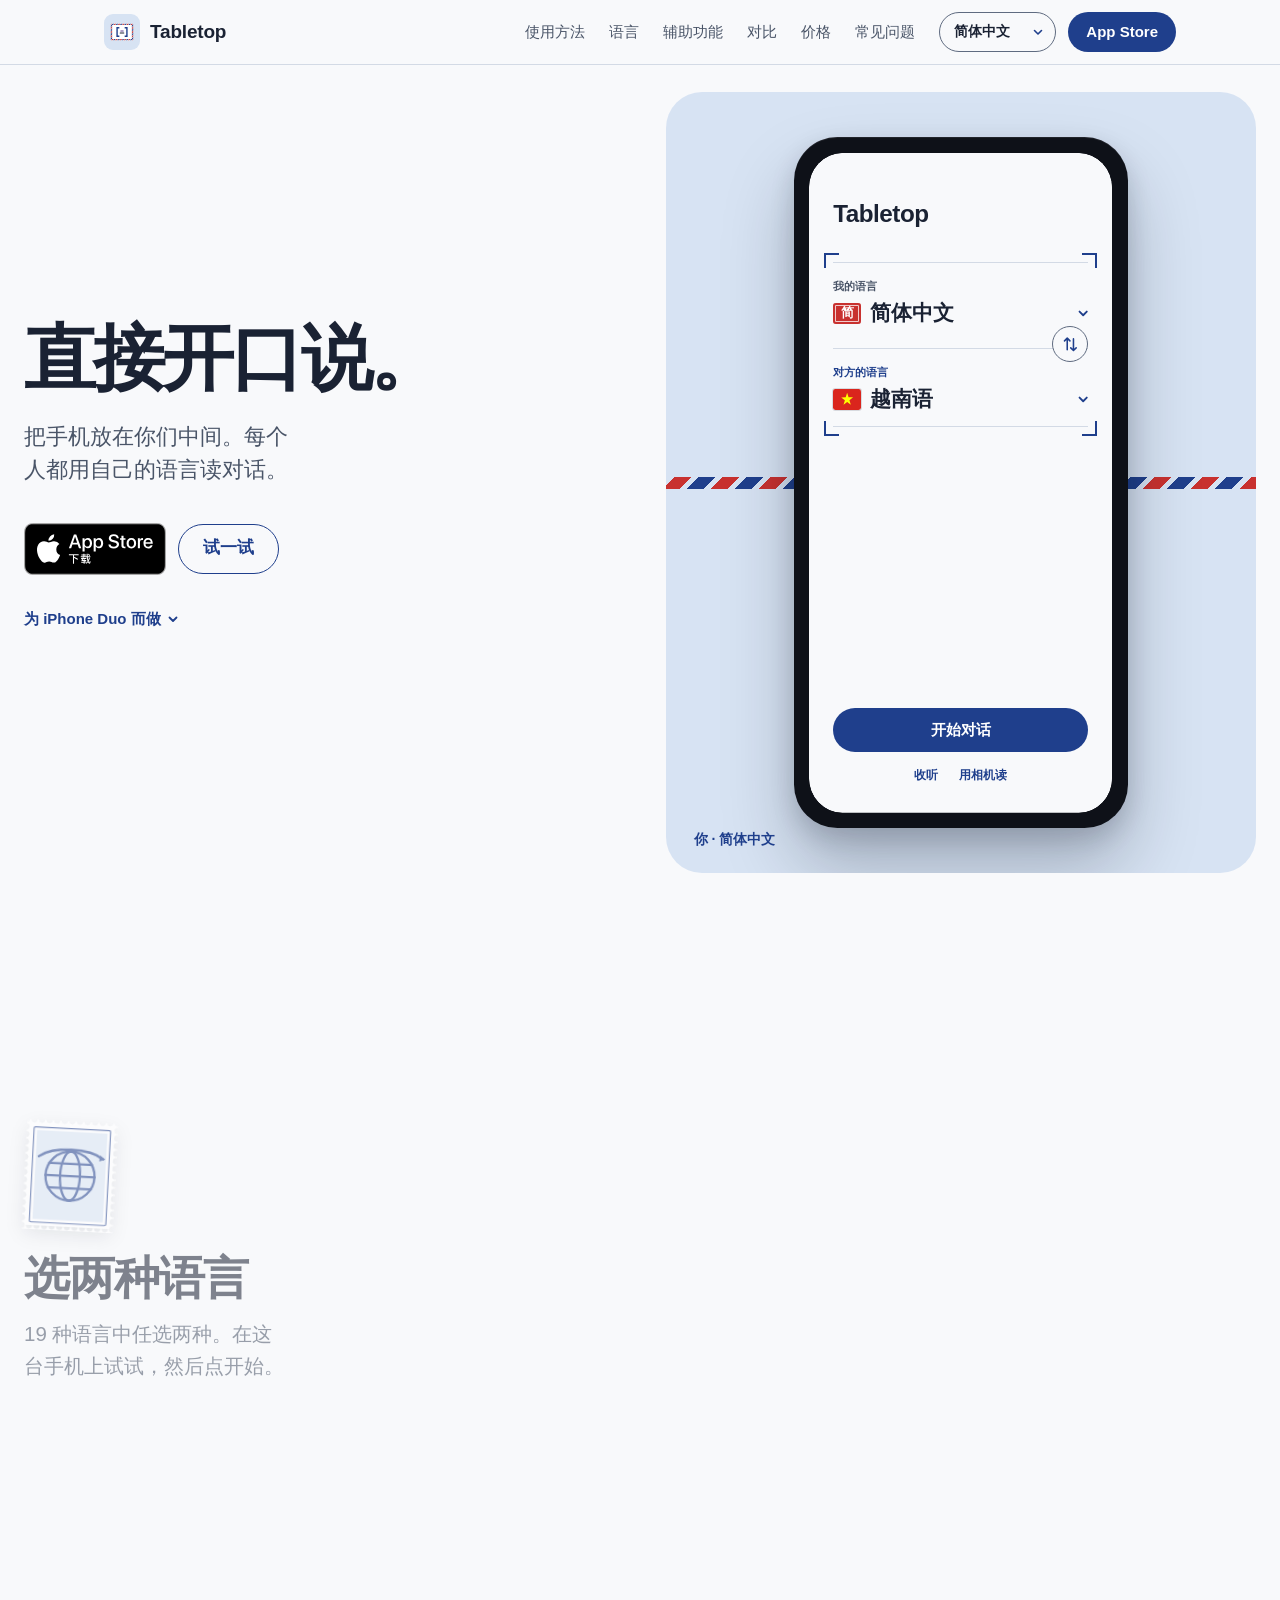
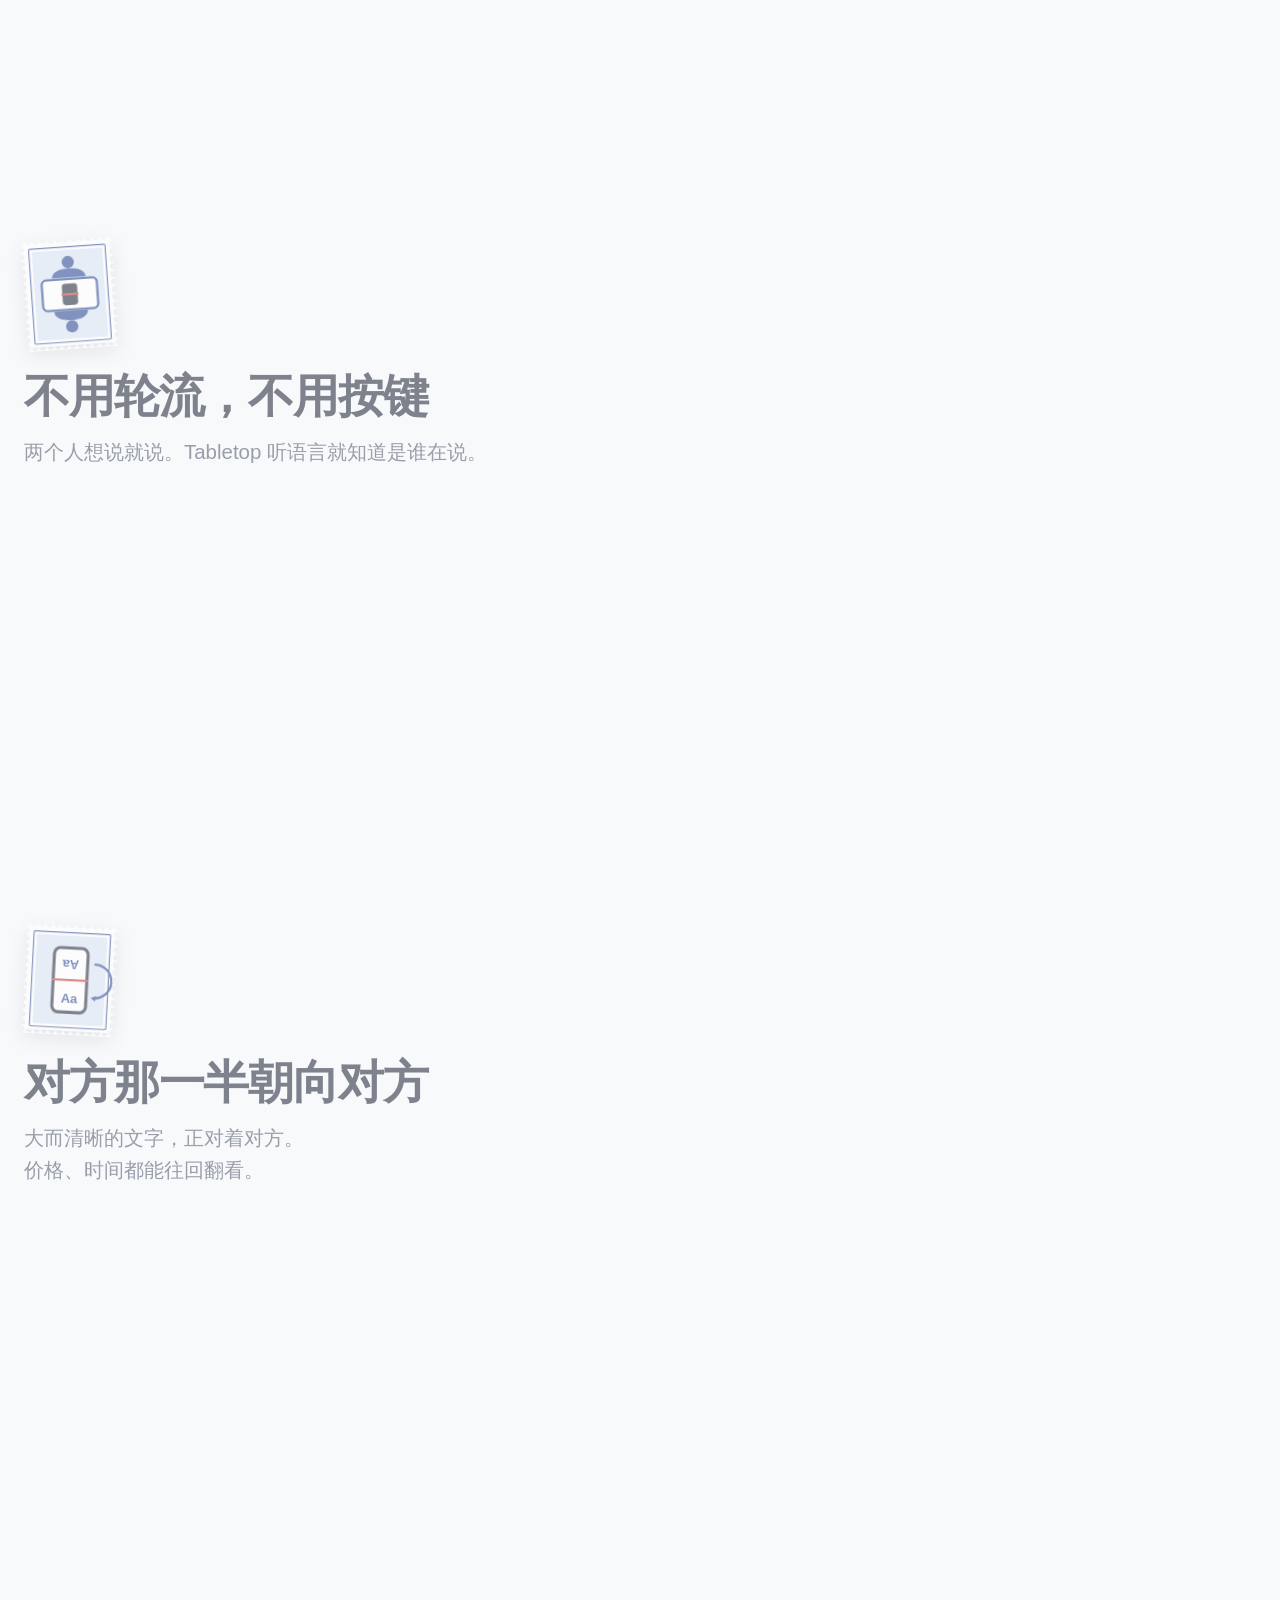
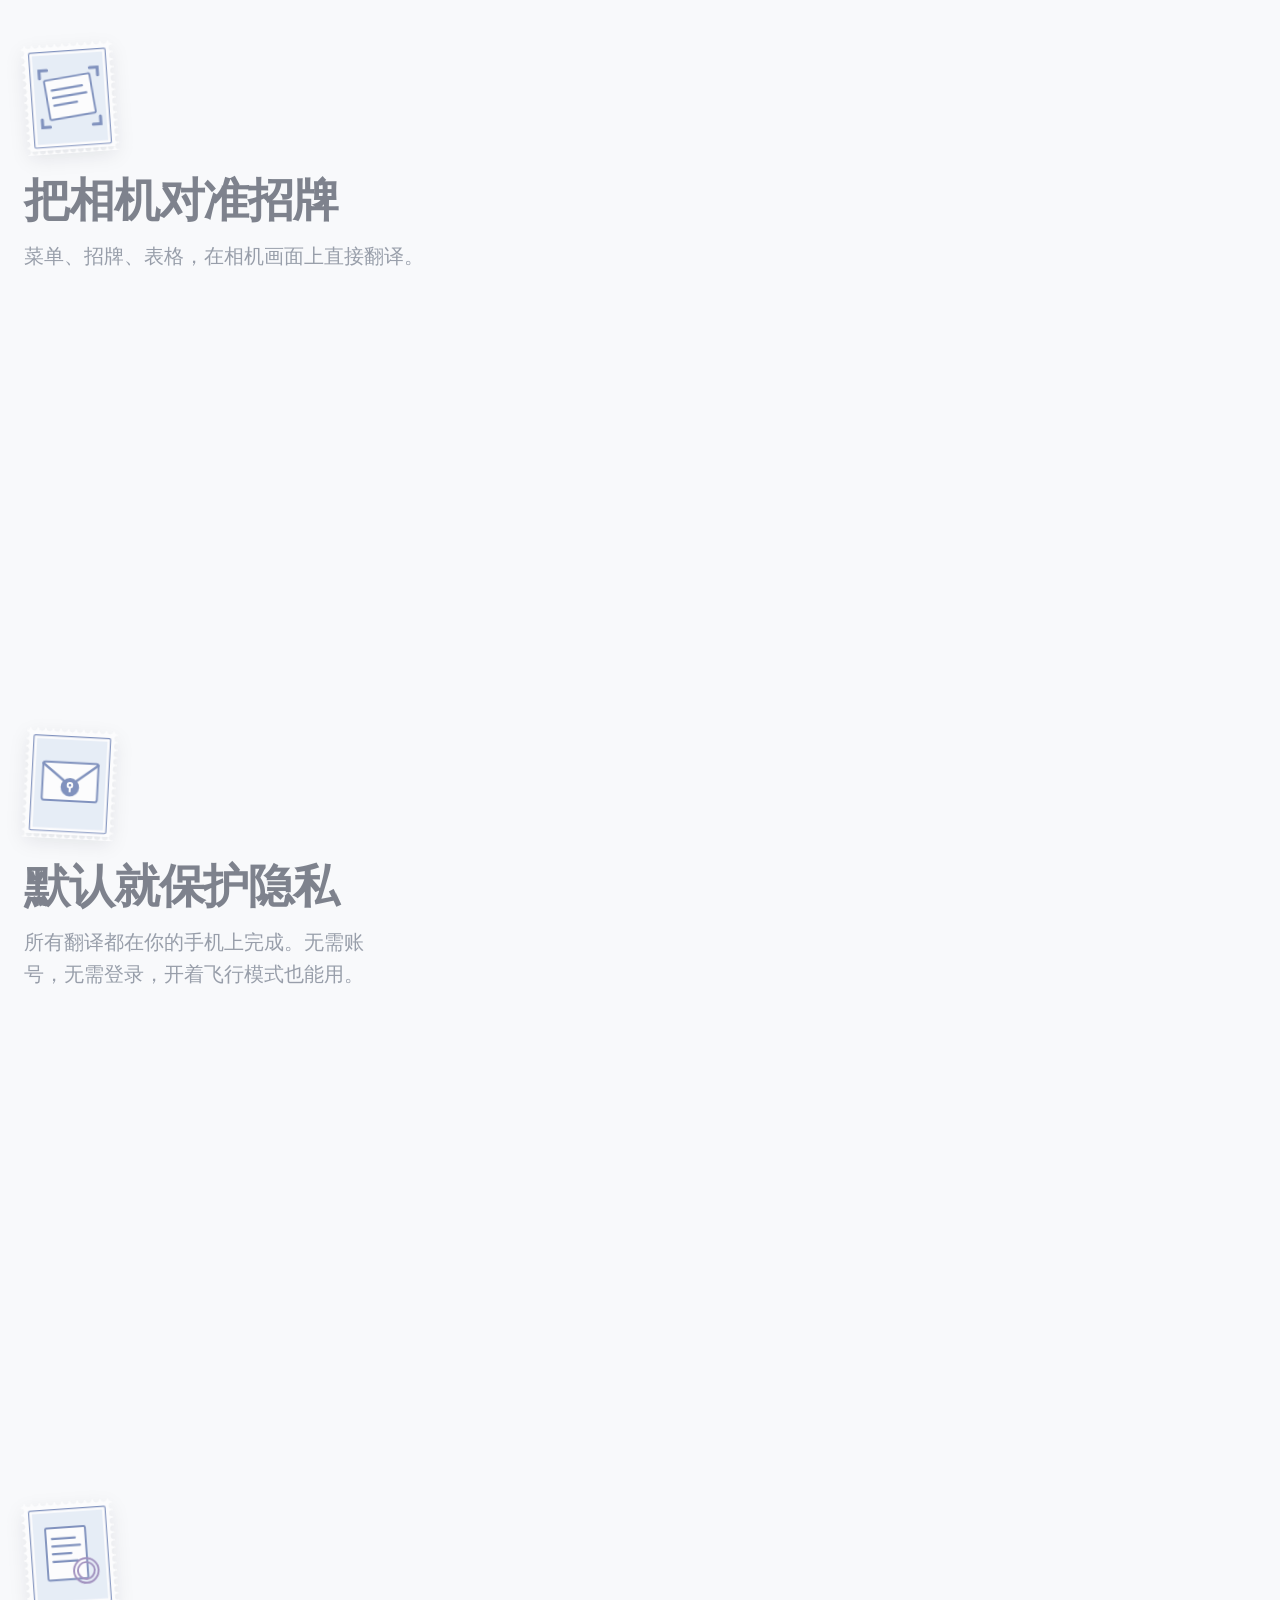
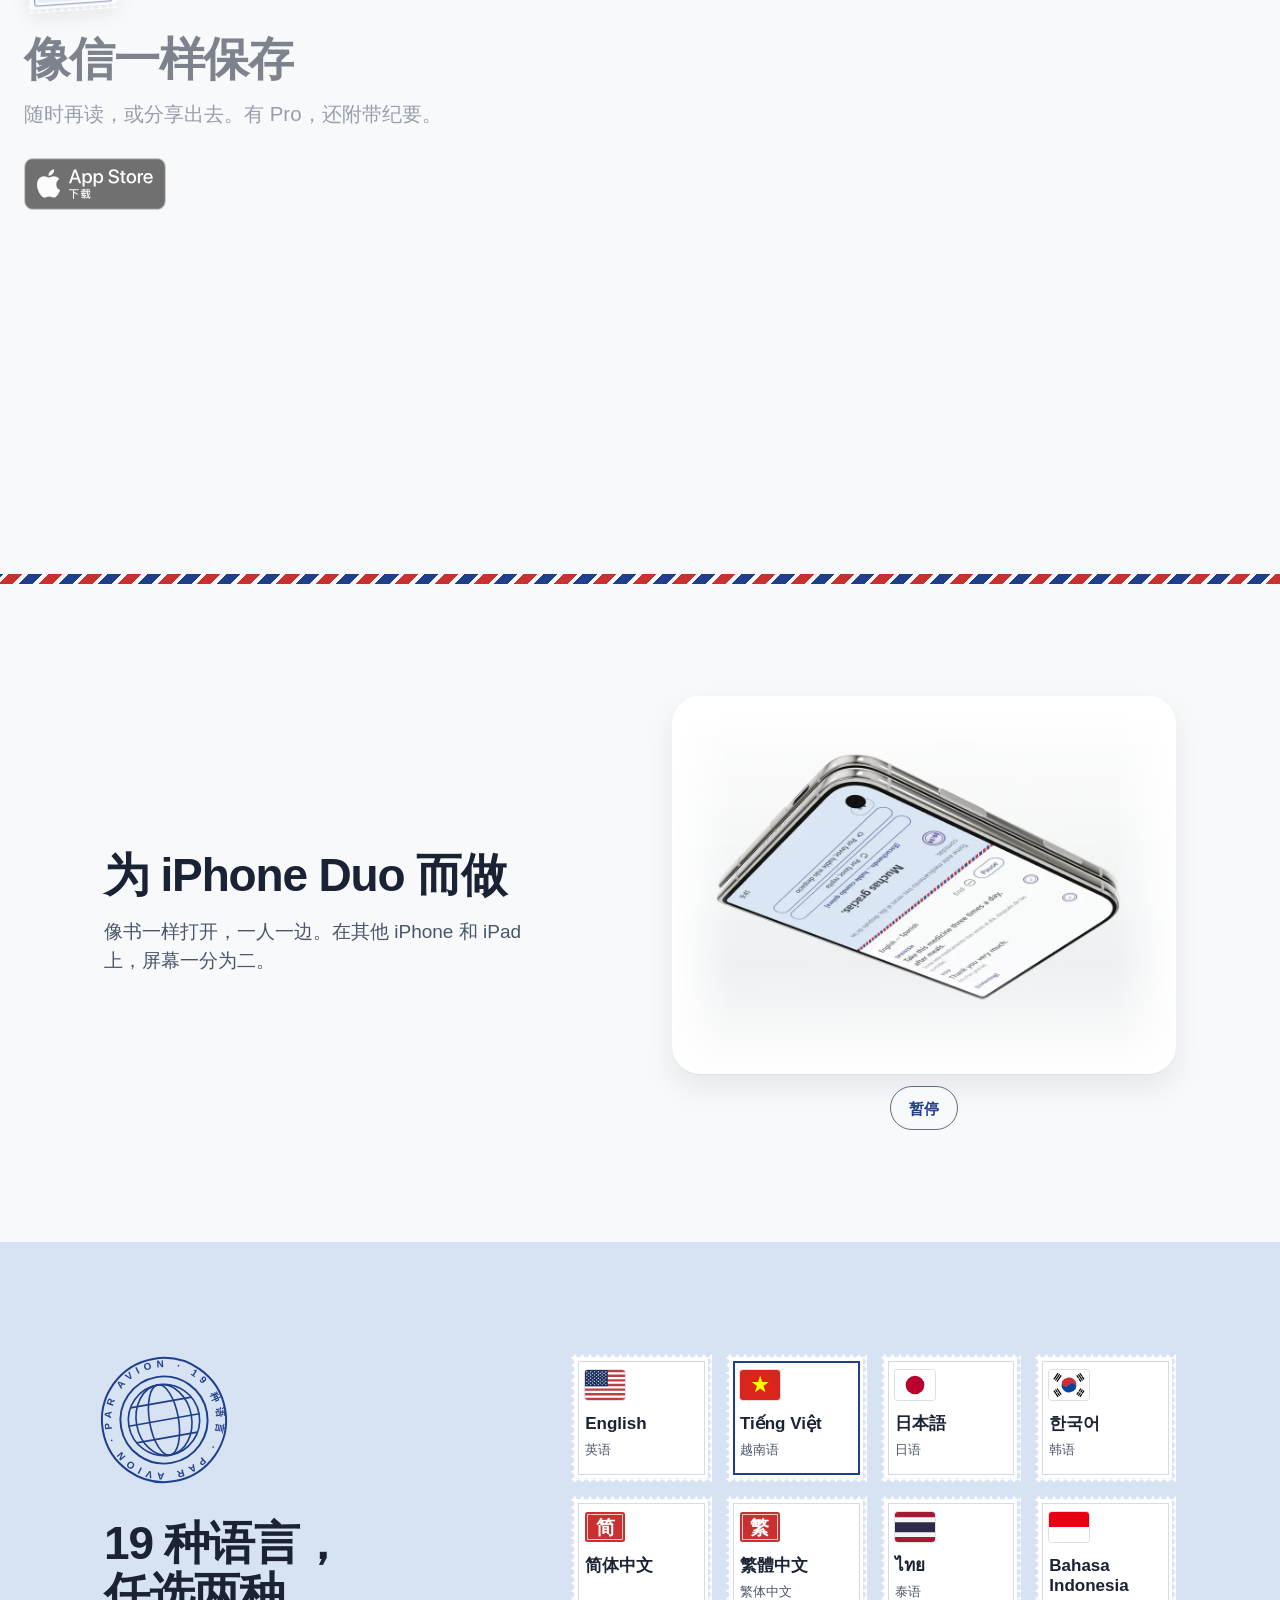
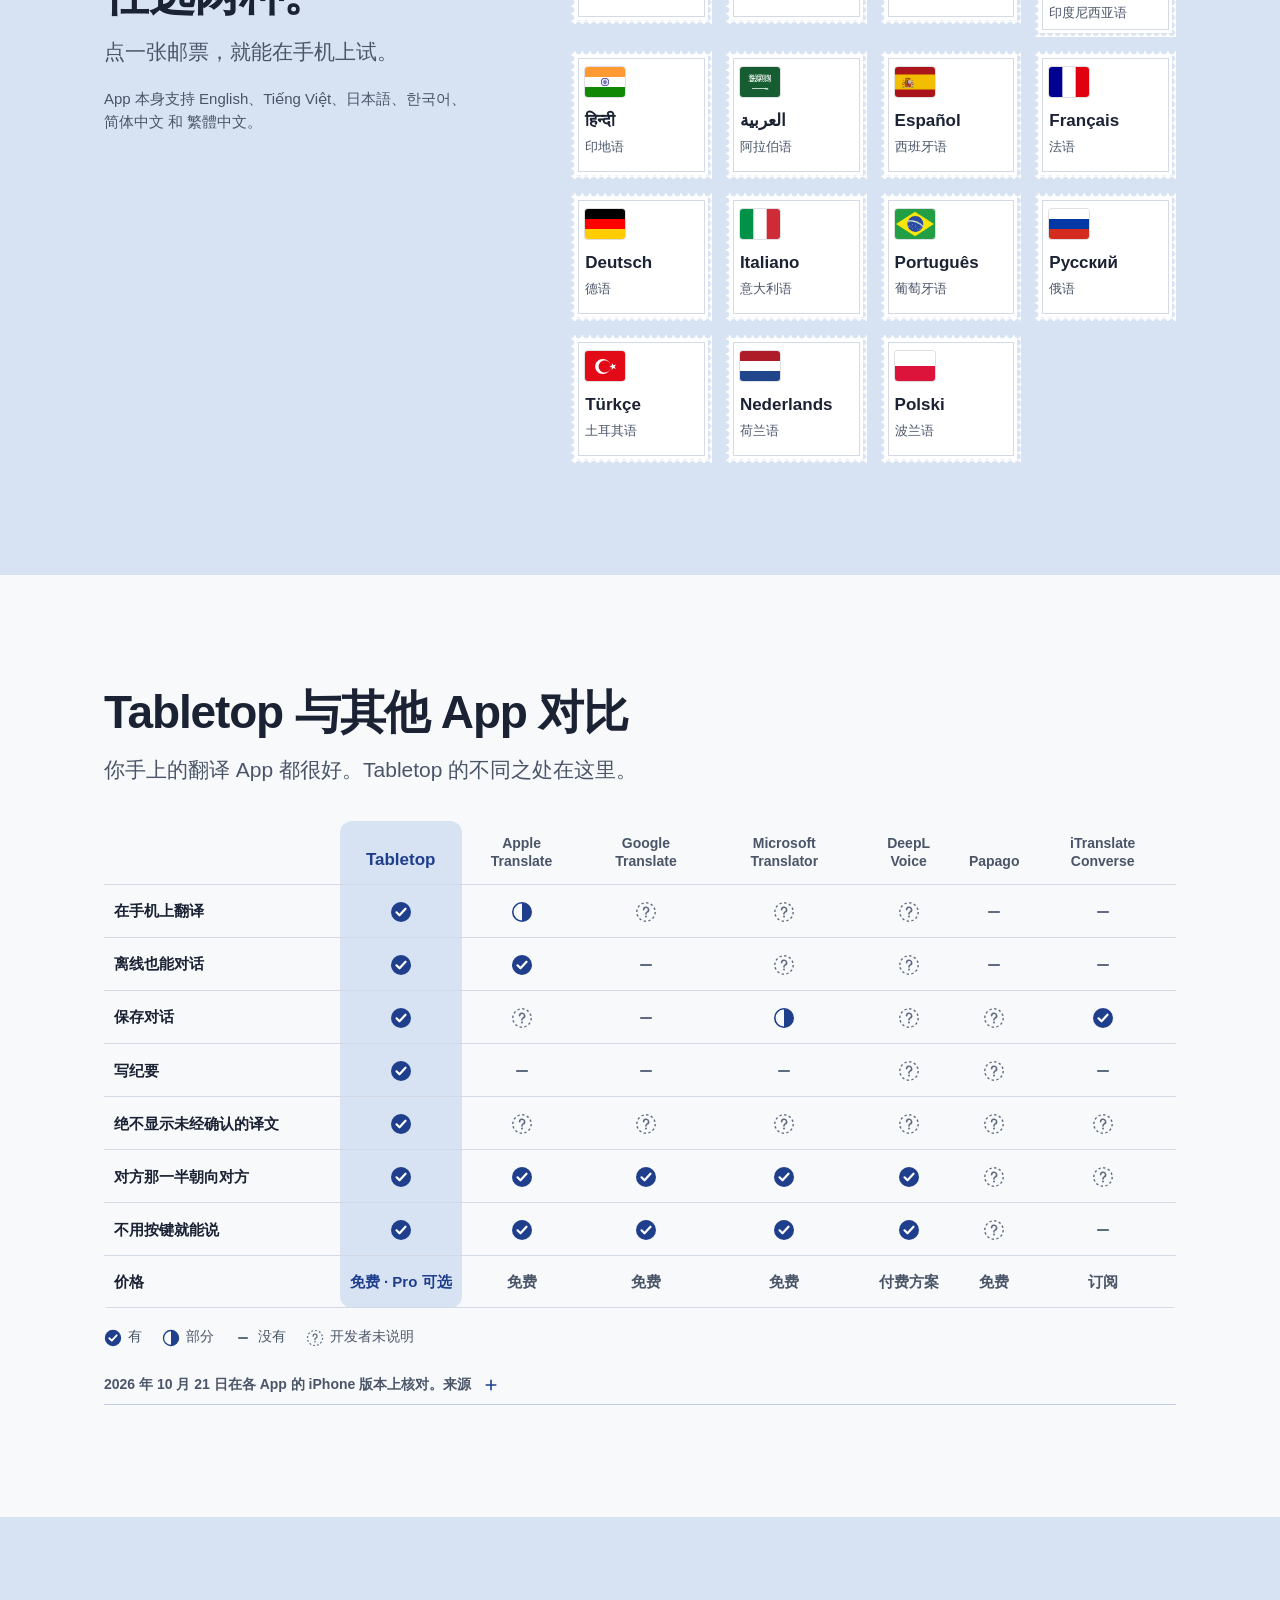
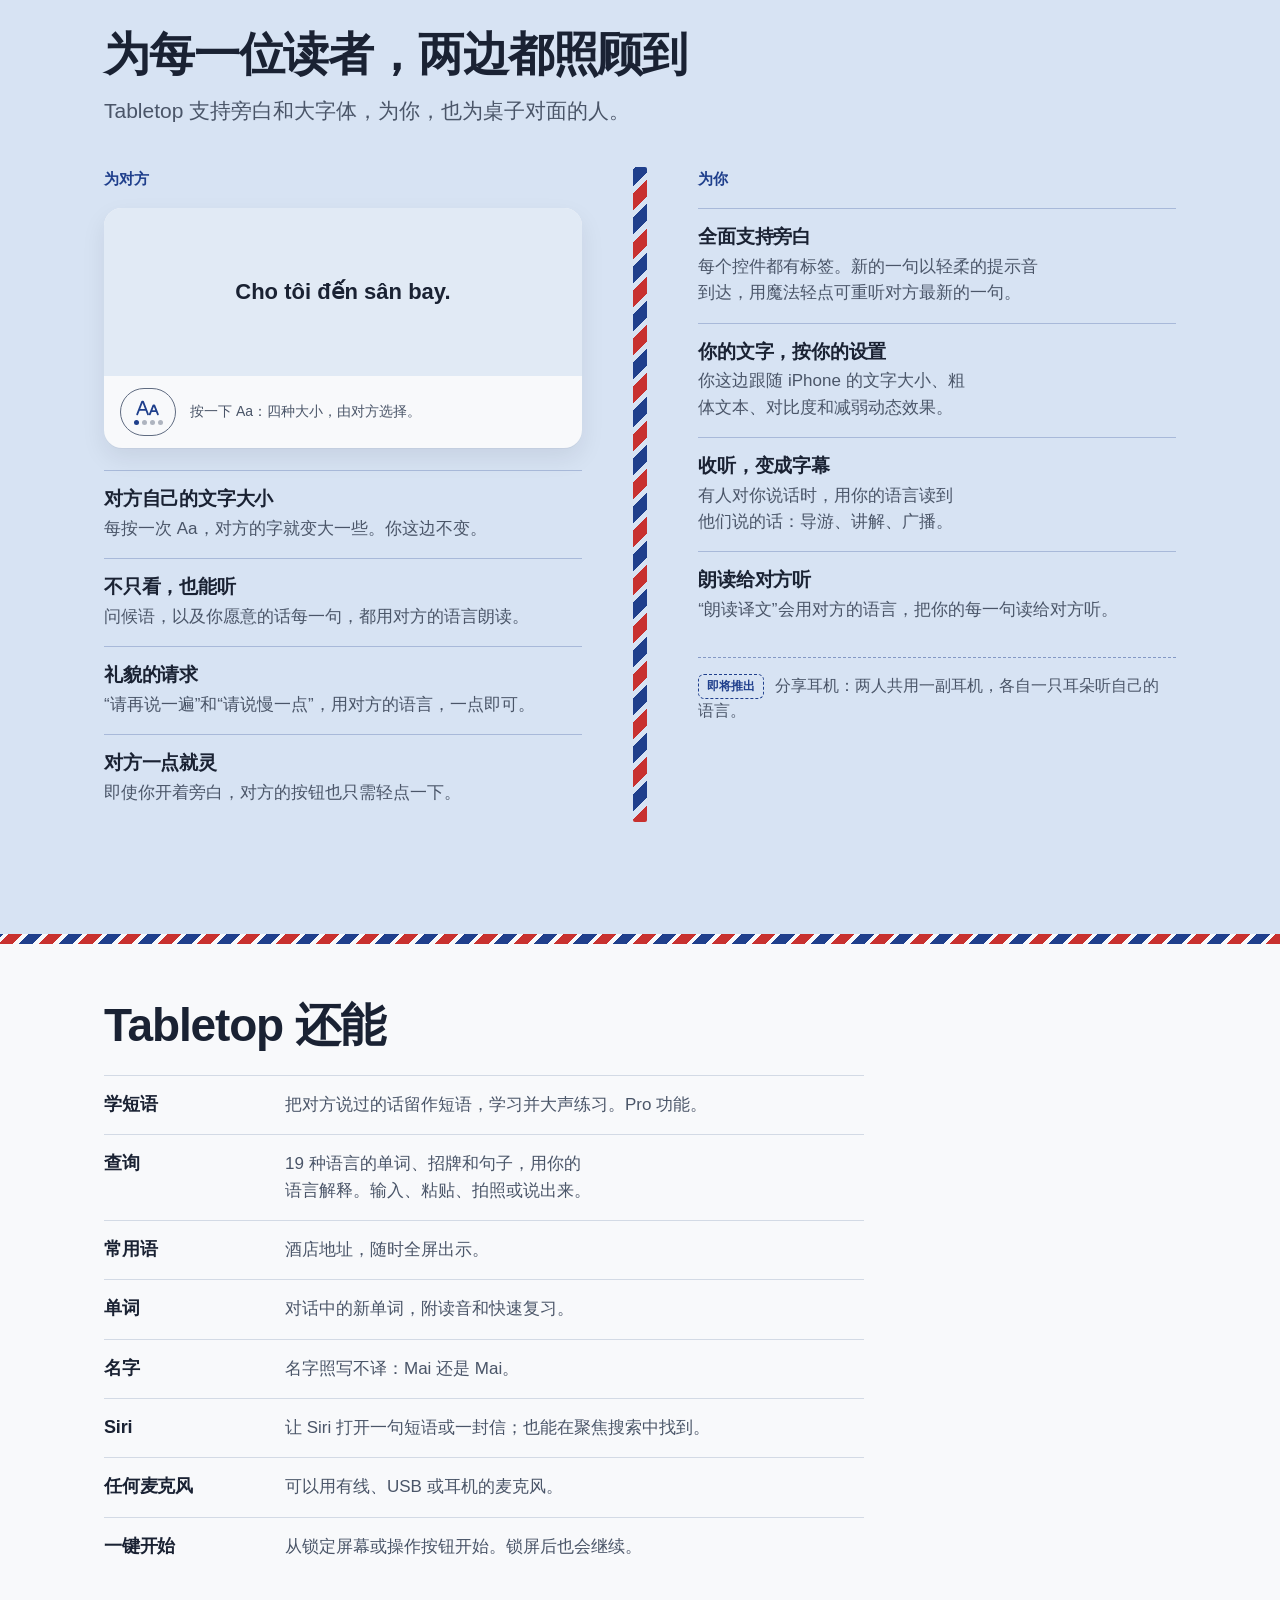
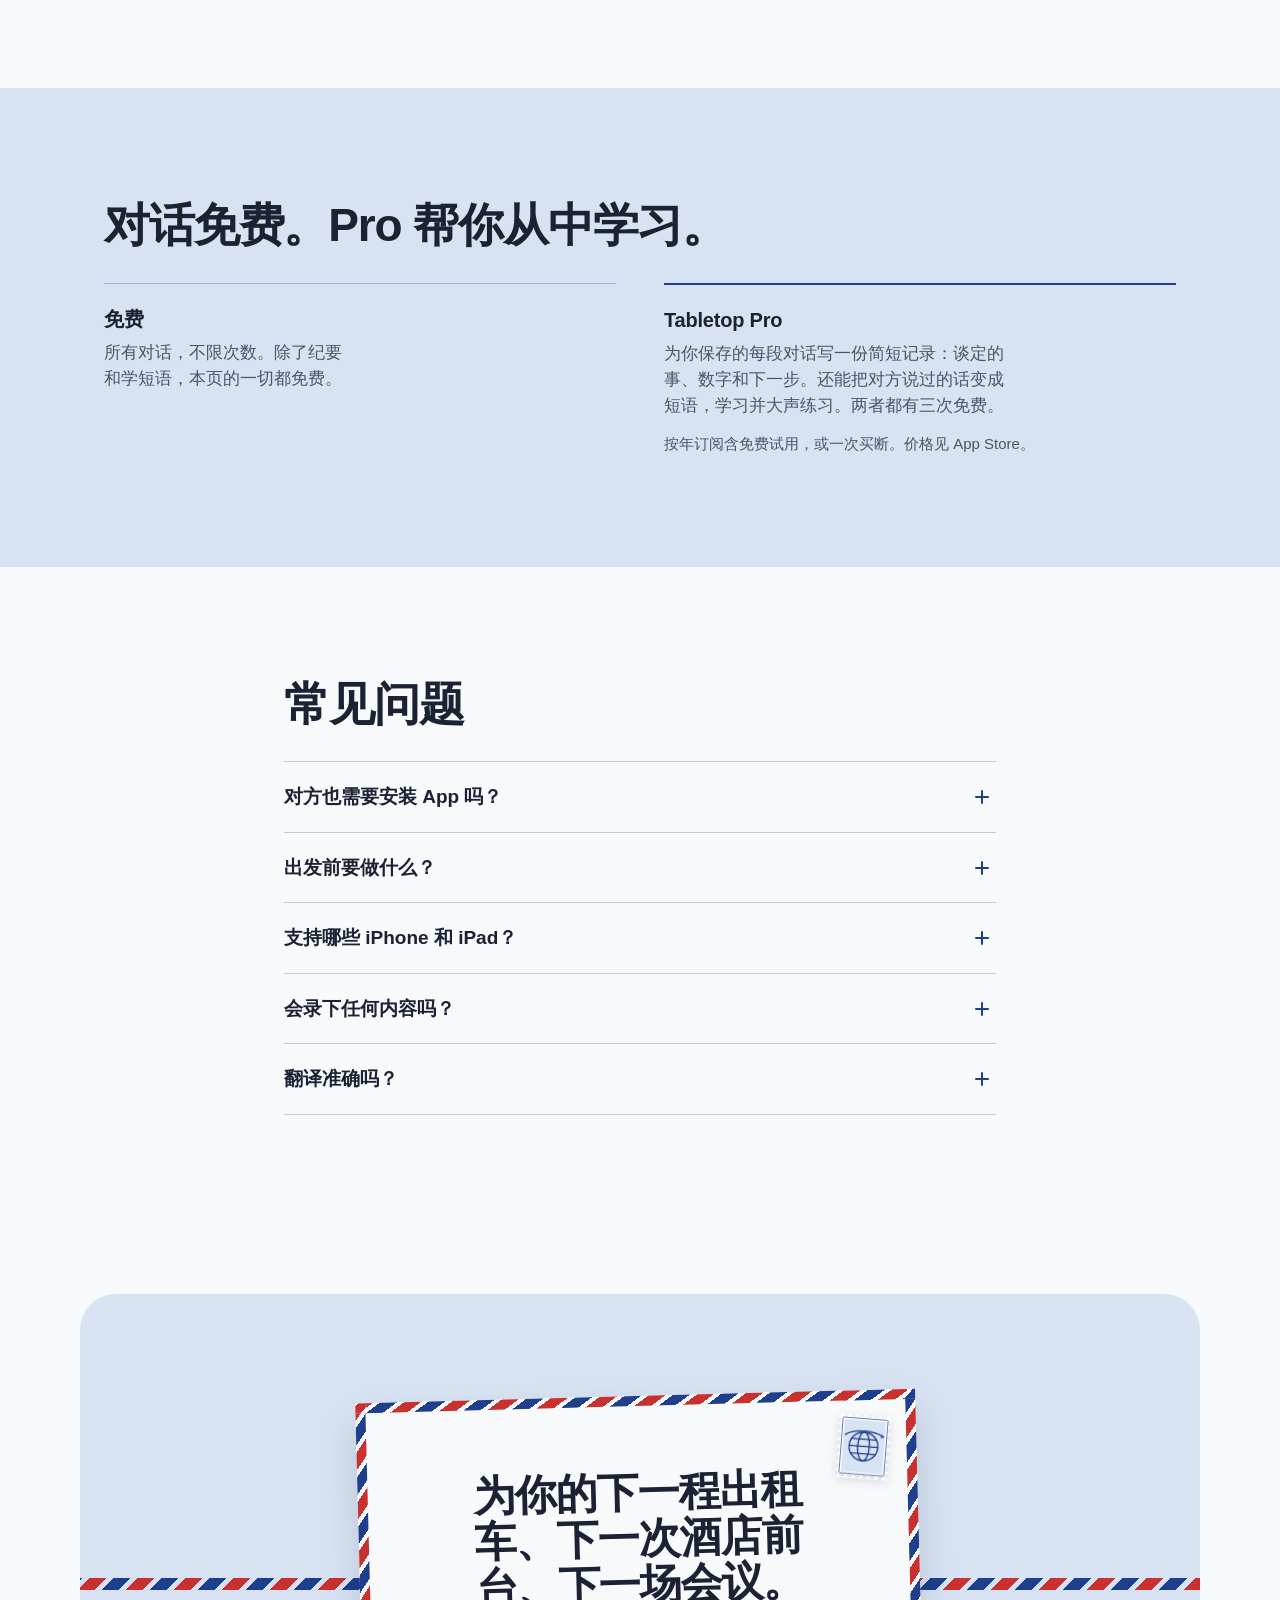
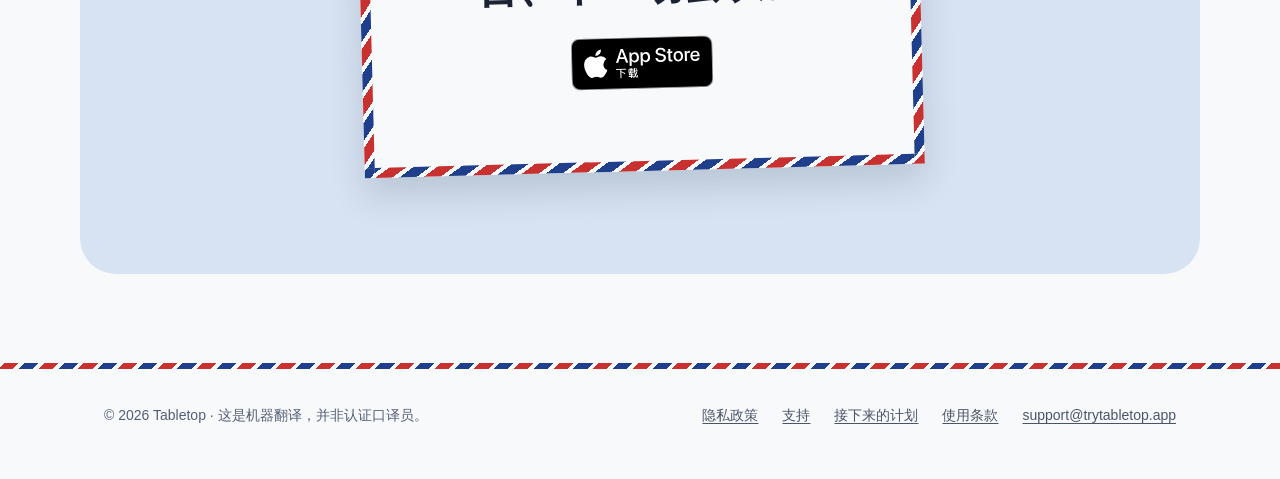
<file: zh-hans/index.html>
<!doctype html>
<!-- Generated from /index.html and /i18n.js by _build/build-locales.mjs: edit those, not this page. -->
<html lang="zh-Hans">
<head>
  <meta charset="utf-8">
  <meta name="viewport" content="width=device-width, initial-scale=1">
  <title>Tabletop：面对面翻译 — 两个人的对话，各自读自己的语言</title>
  <meta name="description" content="把手机放在你们中间，直接开口说。Tabletop 听两种语言，并在各自的那一半用自己的语言显示对话。保护隐私，在手机上运行。">
  <meta name="apple-itunes-app" content="app-id=6821405972">
  <meta name="color-scheme" content="light">
  <meta name="theme-color" content="#F8F9FB">
  <link rel="icon" href="/assets/logo-light.svg" type="image/svg+xml">
  <link rel="apple-touch-icon" href="/assets/apple-touch-icon.png">
  <meta property="og:type" content="website">
  <meta property="og:title" content="Tabletop：面对面翻译 — 两个人的对话，各自读自己的语言">
  <meta property="og:description" content="把手机放在你们中间，直接开口说。Tabletop 听两种语言，并在各自的那一半用自己的语言显示对话。保护隐私，在手机上运行。">
  <meta property="og:image:width" content="1200">
  <meta property="og:image:height" content="630">
  <meta property="og:locale" content="zh_CN">
  <meta property="og:image" content="https://trytabletop.app/assets/og.jpg">
  <meta property="og:url" content="https://trytabletop.app/zh-hans/">
  <link rel="canonical" href="https://trytabletop.app/zh-hans/">
  <meta name="twitter:card" content="summary_large_image">
  <link rel="alternate" hreflang="x-default" href="https://trytabletop.app/">
  <link rel="alternate" hreflang="en" href="https://trytabletop.app/">
  <link rel="alternate" hreflang="vi" href="https://trytabletop.app/vi/">
  <link rel="alternate" hreflang="ja" href="https://trytabletop.app/ja/">
  <link rel="alternate" hreflang="ko" href="https://trytabletop.app/ko/">
  <link rel="alternate" hreflang="zh-Hans" href="https://trytabletop.app/zh-hans/">
  <link rel="alternate" hreflang="zh-Hant" href="https://trytabletop.app/zh-hant/">
  <link rel="stylesheet" href="/styles.css">
  <link rel="stylesheet" href="/duo.css">
  <script type="application/ld+json">
  {
    "inLanguage": "zh-Hans",
    "@context": "https://schema.org",
    "@type": "MobileApplication",
    "name": "Tabletop Interpreter",
    "operatingSystem": "iOS 26 or later",
    "applicationCategory": "TravelApplication",
    "url": "https://trytabletop.app/zh-hans/",
    "installUrl": "https://apps.apple.com/app/tabletop-interpreter/id6821405972",
    "offers": { "@type": "Offer", "price": "0", "priceCurrency": "USD",
                "description": "Free to download; every conversation is free. Optional Tabletop Pro (in-app purchase) writes minutes of the conversations you keep." },
    "description": "A face-to-face interpreter: one device between two people, each reading the conversation in their own language on their own half of the screen."
  }
  </script>
</head>
<body>
  <a class="skip" href="#main" data-i18n="skip">跳到正文</a>

  <header class="top">
    <div class="wrap top__row">
      <a class="brand" href="/zh-hans/" aria-label="Tabletop">
        <img src="/assets/logo-light.svg" alt="" width="36" height="36">
        <span>Tabletop</span>
      </a>
      <nav class="top__nav" aria-label="主要内容" data-i18n-aria="aria.main">
        <a href="#ch1" data-i18n="nav.how">使用方法</a>
        <a href="#languages" data-i18n="nav.languages">语言</a>
        <a href="#access" data-i18n="nav.access">辅助功能</a>
        <a href="#compare" data-i18n="nav.compare">对比</a>
        <a href="#pro" data-i18n="nav.pro">价格</a>
        <a href="#faq" data-i18n="nav.faq">常见问题</a>
      </nav>
      <div class="top__actions">
        <label class="lang">
          <span class="sr-only" data-i18n="aria.language">语言</span>
          <select class="js-lang">
            <option value="en" lang="en">English</option>
            <option value="vi" lang="vi">Tiếng Việt</option>
            <option value="ja" lang="ja">日本語</option>
            <option value="ko" lang="ko">한국어</option>
            <option value="zh-Hans" lang="zh-Hans" selected>简体中文</option>
            <option value="zh-Hant" lang="zh-Hant">繁體中文</option>
          </select>
        </label>
        <a class="btn btn--small js-store" href="https://apps.apple.com/app/tabletop-interpreter/id6821405972" data-i18n="cta.short">App Store</a>
      </div>
    </div>
  </header>

  <main id="main">
    <!-- The page is the app, used once: the device on the table is Tabletop's Quick Start, then its conversation.
         The visitor picks two languages and presses Start; each chapter moves it on and brackets what it is about. -->
    <section class="story" aria-labelledby="story-title">
      <div class="wrap story__grid">
        <div class="story__copy">
          <h1 id="story-title" data-i18n="hero.title">直接开口说。</h1>
          <p class="lede" data-i18n="hero.lede">把手机放在你们中间。每个人都用自己的语言读对话。</p>
          <div class="hero__ctas">
            <a class="badge js-store" href="https://apps.apple.com/app/tabletop-interpreter/id6821405972"><img class="js-badge" src="/assets/badges/zh-Hans.svg" width="150" height="50" alt="在 App Store 下载" data-i18n-alt="cta.store"></a>
            <a class="btn btn--quiet" href="#ch1" data-i18n="cta.try">试一试</a>
          </div>
          <p class="hero__duo"><a href="#duo"><span data-i18n="hero.duo">为 iPhone Duo 而做</span><svg viewBox="0 0 12 12" aria-hidden="true"><path d="M2.5 4.5 6 8l3.5-3.5"/></svg></a></p>
        </div>
        <div class="story__stage">
          <figure class="table">
            <p class="side side--them"><span data-i18n="side.them">对方</span> · <span class="js-side-them">Vietnamese</span></p>
            <div class="table__seam" aria-hidden="true"></div>
            <div class="device js-device" data-view="talk" data-step="4" data-focus="none" role="group" aria-label="试用 Tabletop" data-i18n-aria="demo.label">
              <div class="dv">
                <!-- Quick Start, as the app opens -->
                <div class="dv__quick">
                  <p class="dv__brand">Tabletop</p>
                  <div class="pick">
                    <span class="pick__k" data-i18n="demo.mine">我的语言</span>
                    <span class="pick__v"><span class="flag js-flag-me"></span><span class="pick__name js-name-me">English</span><svg class="pick__chev" viewBox="0 0 10 10" aria-hidden="true"><path d="M1.5 3.5 5 7l3.5-3.5"/></svg></span>
                    <select class="js-pick-me" aria-label="我的语言" data-i18n-aria="demo.mine"></select>
                  </div>
                  <button type="button" class="dv__swap js-swap" aria-label="交换语言" data-i18n-aria="demo.swap">
                    <svg viewBox="0 0 24 24" aria-hidden="true"><path d="M8 4v15M8 4 4.5 7.5M8 4l3.5 3.5M16 20V5m0 15-3.5-3.5M16 20l3.5-3.5"/></svg>
                  </button>
                  <div class="pick pick--them">
                    <span class="pick__k" data-i18n="demo.theirs">对方的语言</span>
                    <span class="pick__v"><span class="flag js-flag-them"></span><span class="pick__name js-name-them">Vietnamese</span><svg class="pick__chev" viewBox="0 0 10 10" aria-hidden="true"><path d="M1.5 3.5 5 7l3.5-3.5"/></svg></span>
                    <select class="js-pick-them" aria-label="对方的语言" data-i18n-aria="demo.theirs"></select>
                  </div>
                  <button type="button" class="dv__start js-start" data-i18n="demo.start">开始对话</button>
                  <p class="dv__more"><span data-i18n="demo.listen">收听</span><span data-i18n="demo.camera">用相机读</span></p>
                </div>
                <!-- The conversation: their half turned to face them, yours below the seam -->
                <div class="dv__theirs" lang="vi">
                  <p class="dv__cue js-dv-tcue">[Đang nghe, xin mời nói]</p>
                  <p class="dv__big js-dv-tbig">Khoảng một tiếng.</p>
                  <p class="dv__prev js-dv-tprev">Vâng, đi cao tốc. Mất bao lâu ạ?</p>
                </div>
                <div class="dv__seam"></div>
                <div class="dv__mine">
                  <p class="dv__bar"><span class="dv__pair js-dv-pair">English ↔ Vietnamese</span><span class="dv__end js-dv-end">End</span><span class="dv__pause js-dv-pause">Pause</span></p>
                  <ol class="dv__lines js-dv-lines">
                    <li class="dv__line is-in" data-n="1"><b>YOU</b><span class="dv__text">Please take me to the airport.</span><span class="dv__gloss">Cho tôi đến sân bay.</span><i class="dv__mark"></i></li>
                    <li class="dv__line dv__line--them is-in" data-n="2"><b>VIETNAMESE</b><span class="dv__text">Shall I take the highway?</span><span class="dv__gloss">Mình đi đường cao tốc nhé?</span><i class="dv__mark"></i></li>
                    <li class="dv__line is-in" data-n="3"><b>YOU</b><span class="dv__text">Yes, please. How long will it take?</span><span class="dv__gloss">Vâng, đi cao tốc. Mất bao lâu ạ?</span><i class="dv__mark"></i></li>
                    <li class="dv__line dv__line--them is-in" data-n="4"><b>VIETNAMESE</b><span class="dv__text">About an hour.</span><span class="dv__gloss">Khoảng một tiếng.</span><i class="dv__mark"></i></li>
                  </ol>
                  <p class="dv__listen js-dv-listen">[Listening]</p>
                </div>
                <!-- Read with Camera: a sign in their language, your language laid over each line -->
                <div class="dv__cam" aria-hidden="true">
                  <div class="cam__sign js-cam-sign" lang="vi">
                    <p class="cam__s1 js-cam-s1">TAXI SÂN BAY</p>
                    <p class="cam__s2 js-cam-s2">Phí cầu đường trả bằng tiền mặt.</p>
                  </div>
                  <p class="cam__slip cam__slip--1 js-cam-t1">AIRPORT TAXI</p>
                  <p class="cam__slip cam__slip--2 js-cam-t2">Tolls are paid in cash.</p>
                  <p class="cam__btn js-cam-btn">Read This Page</p>
                </div>
                <!-- Kept: the conversation as a letter, its minutes first -->
                <div class="dv__letter">
                  <p class="dv__lt js-dv-lt">No. 12 · To the airport</p>
                  <p class="dv__lh js-dv-lh">Minutes</p>
                  <p class="dv__pt"><span class="js-dv-p1">You asked to go to the airport.</span><b>↓1</b></p>
                  <p class="dv__pt"><span class="js-dv-p2">They suggested the highway: about an hour.</span><b>↓4</b></p>
                  <p class="dv__lh js-dv-cv">Conversation</p>
                  <p class="dv__cl"><b>1</b><span class="js-dv-c1">Please take me to the airport.</span></p>
                  <p class="dv__cl"><b>2</b><span class="js-dv-c2">Shall I take the highway?</span></p>
                  <p class="dv__cl"><b>3</b><span class="js-dv-c3">Yes, please. How long will it take?</span></p>
                  <p class="dv__cl"><b>4</b><span class="js-dv-c4">About an hour.</span></p>
                  <p class="dv__kept"><span class="js-dv-kno">No. 12</span><strong>11:23</strong><span class="js-dv-kk">KEPT</span></p>
                </div>
                <!-- Private by default: a postmark struck on the phone, not a control the app doesn't have -->
                <p class="dv__private" aria-hidden="true"><span class="js-dv-priv1">ON THIS PHONE</span><svg viewBox="0 0 24 24"><path d="M21 15.5v-2l-8-5V3.5a1.5 1.5 0 0 0-3 0V8.5l-8 5v2l8-2.5V18l-2 1.5V21l3.5-1 3.5 1v-1.5L13 18v-5z"/></svg><span class="js-dv-priv2">NO ACCOUNT</span></p>
                <!-- The highlight: captioning brackets around what the chapter is about -->
                <span class="dv__focus" aria-hidden="true"><i></i><i></i><i></i><i></i></span>
                <span class="dv__focus" aria-hidden="true"><i></i><i></i><i></i><i></i></span>
              </div>
            </div>
            <p class="side side--you"><span data-i18n="side.you">你</span> · <span class="js-side-you">English</span></p>
          </figure>
        </div>

        <article class="chapter" id="ch1" data-view="quick" data-focus="pick">
          <span class="stamp" aria-hidden="true"><svg viewBox="0 0 120 144"><use href="#stamp-globe"/></svg></span>
          <h2 data-i18n="ch1.t">选两种语言</h2>
          <p data-i18n="ch1.d">19 种语言中任选两种。在这台手机上试试，然后点开始。</p>
        </article>
        <article class="chapter" id="ch2" data-view="talk" data-step="2" data-focus="both">
          <span class="stamp" aria-hidden="true"><svg viewBox="0 0 120 144"><use href="#stamp-table"/></svg></span>
          <h2 data-i18n="ch2.t">不用轮流，不用按键</h2>
          <p data-i18n="ch2.d">两个人想说就说。Tabletop 听语言就知道是谁在说。</p>
        </article>
        <article class="chapter" id="ch3" data-view="talk" data-step="4" data-focus="theirs">
          <span class="stamp" aria-hidden="true"><svg viewBox="0 0 120 144"><use href="#stamp-turn"/></svg></span>
          <h2 data-i18n="ch3.t">对方那一半朝向对方</h2>
          <p data-i18n="ch3.d">大而清晰的文字，正对着对方。价格、时间都能往回翻看。</p>
        </article>
        <article class="chapter" id="ch4" data-view="cam" data-focus="cam">
          <span class="stamp" aria-hidden="true"><svg viewBox="0 0 120 144"><use href="#stamp-camera"/></svg></span>
          <h2 data-i18n="ch4.t">把相机对准招牌</h2>
          <p data-i18n="ch4.d">菜单、招牌、表格，在相机画面上直接翻译。</p>
        </article>
        <article class="chapter" id="ch5" data-view="talk" data-step="4" data-focus="air">
          <span class="stamp" aria-hidden="true"><svg viewBox="0 0 120 144"><use href="#stamp-seal"/></svg></span>
          <h2 data-i18n="ch5.t">默认就保护隐私</h2>
          <p data-i18n="ch5.d">所有翻译都在你的手机上完成。无需账号，无需登录，开着飞行模式也能用。</p>
        </article>
        <article class="chapter" id="ch6" data-view="kept" data-focus="letter">
          <span class="stamp" aria-hidden="true"><svg viewBox="0 0 120 144"><use href="#stamp-letter"/></svg></span>
          <h2 data-i18n="ch6.t">像信一样保存</h2>
          <p data-i18n="ch6.d">随时再读，或分享出去。有 Pro，还附带纪要。</p>
          <p class="chapter__cta"><a class="badge js-store" href="https://apps.apple.com/app/tabletop-interpreter/id6821405972"><img class="js-badge" src="/assets/badges/zh-Hans.svg" width="150" height="50" alt="在 App Store 下载" data-i18n-alt="cta.store"></a></p>
        </article>
      </div>
    </section>

    <div class="airmail" role="presentation"></div>

    <!-- iPhone Duo: the unfolding video (a 3D mockup of Tabletop's real screens, see duo.css). It loads and plays only
         once it is on screen, never under Reduce Motion, and Pause stops it. -->
    <section class="section duo" id="duo" aria-labelledby="duo-title">
      <div class="wrap duo__grid">
        <div>
          <h2 id="duo-title" data-i18n="duo.title">为 iPhone Duo 而做</h2>
          <p data-i18n="duo.body">像书一样打开，一人一边。在其他 iPhone 和 iPad 上，屏幕一分为二。</p>
        </div>
        <figure class="held">
          <div class="fold">
            <video class="duo-video js-duo-video" muted loop playsinline preload="none" width="1080" height="810"
                   poster="/assets/duo/duo-unfold-dau.webp" aria-labelledby="fold-desc">
              <source src="/assets/duo/duo-unfold.mp4" type="video/mp4">
            </video>
            <img class="duo-still" src="/assets/duo/duo-unfold-mo.webp" width="1080" height="810" alt="" aria-hidden="true" loading="lazy">
            <span class="sr-only" id="fold-desc" data-i18n="duo.alt">视频：一台 iPhone Duo 像书一样展开。合上时，外屏将对话分为上下两半，对方那一半转向对方。展开后，对方那一侧以对方的语言朝向对方，你这一侧显示你的语言。</span>
          </div>
          <div class="controls controls--center">
            <button type="button" class="ctl ctl--text js-video-pause" aria-label="暂停视频" data-i18n-aria="motion.video.pause"><span data-i18n="motion.pause">暂停</span></button>
          </div>
        </figure>
      </div>
    </section>

    <!-- Languages: a sheet of stamps. Tapping one puts it on the phone above as the other person's language. -->
    <section class="section sheet langs" id="languages" aria-labelledby="langs-title">
      <div class="wrap langs__grid">
        <div class="langs__copy">
          <svg class="globe" viewBox="0 0 200 200" aria-hidden="true">
            <defs><path id="globe-ring" d="M100 100m-80 0a80 80 0 1 1 160 0a80 80 0 1 1-160 0"/></defs>
            <circle cx="100" cy="100" r="94" class="globe__rim"/>
            <circle cx="100" cy="100" r="66" class="globe__rim"/>
            <text class="globe__text"><textPath href="#globe-ring" textLength="490" data-i18n="langs.ring">PAR AVION · 19 种语言 · PAR AVION ·</textPath></text>
            <g class="globe__earth">
              <circle cx="100" cy="100" r="54"/>
              <ellipse cx="100" cy="100" rx="22" ry="54"/>
              <ellipse cx="100" cy="100" rx="42" ry="54"/>
              <path d="M46 100h108M53 73h94M53 127h94"/>
            </g>
          </svg>
          <h2 id="langs-title" data-i18n="langs.title">19 种语言，任选两种。</h2>
          <p class="lede" data-i18n="langs.lede">点一张邮票，就能在手机上试。</p>
          <p class="langs__note js-stamp-note" aria-live="polite" hidden><span class="js-stamp-msg"></span> <a href="#story-title" class="js-stamp-see"><span data-i18n="stamp.see">在手机上看</span><svg viewBox="0 0 12 12" aria-hidden="true"><path d="M2.5 7.5 6 4l3.5 3.5"/></svg></a><span class="js-stamp-tpl" hidden data-i18n="stamp.on">{lang}已设在手机上。</span></p>
          <p class="small langs__ui" data-i18n-html="langs.ui">App 本身支持 <span class="nw">English</span>、<span class="nw">Tiếng Việt</span>、<span class="nw">日本語</span>、<span class="nw">한국어</span>、<span class="nw">简体中文</span> 和 <span class="nw">繁體中文</span>。</p>
        </div>
        <ul class="stamps js-stamps">
          <li><button type="button" class="lstamp" data-code="en"><img src="/assets/flags/us.svg" alt="" width="48" height="36" loading="lazy"><span class="lstamp__n" lang="en">English</span><span class="lstamp__l"></span></button></li>
          <li><button type="button" class="lstamp" data-code="vi"><img src="/assets/flags/vn.svg" alt="" width="48" height="36" loading="lazy"><span class="lstamp__n" lang="vi">Tiếng Việt</span><span class="lstamp__l"></span></button></li>
          <li><button type="button" class="lstamp" data-code="ja"><img src="/assets/flags/jp.svg" alt="" width="48" height="36" loading="lazy"><span class="lstamp__n" lang="ja">日本語</span><span class="lstamp__l"></span></button></li>
          <li><button type="button" class="lstamp" data-code="ko"><img src="/assets/flags/kr.svg" alt="" width="48" height="36" loading="lazy"><span class="lstamp__n" lang="ko">한국어</span><span class="lstamp__l"></span></button></li>
          <li><button type="button" class="lstamp" data-code="zh-Hans"><span class="seal" lang="zh-Hans">简</span><span class="lstamp__n" lang="zh-Hans">简体中文</span><span class="lstamp__l"></span></button></li>
          <li><button type="button" class="lstamp" data-code="zh-Hant"><span class="seal" lang="zh-Hant">繁</span><span class="lstamp__n" lang="zh-Hant">繁體中文</span><span class="lstamp__l"></span></button></li>
          <li><button type="button" class="lstamp" data-code="th"><img src="/assets/flags/th.svg" alt="" width="48" height="36" loading="lazy"><span class="lstamp__n" lang="th">ไทย</span><span class="lstamp__l"></span></button></li>
          <li><button type="button" class="lstamp" data-code="id"><img src="/assets/flags/id.svg" alt="" width="48" height="36" loading="lazy"><span class="lstamp__n" lang="id">Bahasa Indonesia</span><span class="lstamp__l"></span></button></li>
          <li><button type="button" class="lstamp" data-code="hi"><img src="/assets/flags/in.svg" alt="" width="48" height="36" loading="lazy"><span class="lstamp__n" lang="hi">हिन्दी</span><span class="lstamp__l"></span></button></li>
          <li><button type="button" class="lstamp" data-code="ar"><img src="/assets/flags/sa.svg" alt="" width="48" height="36" loading="lazy"><span class="lstamp__n" lang="ar" dir="rtl">العربية</span><span class="lstamp__l"></span></button></li>
          <li><button type="button" class="lstamp" data-code="es"><img src="/assets/flags/es.svg" alt="" width="48" height="36" loading="lazy"><span class="lstamp__n" lang="es">Español</span><span class="lstamp__l"></span></button></li>
          <li><button type="button" class="lstamp" data-code="fr"><img src="/assets/flags/fr.svg" alt="" width="48" height="36" loading="lazy"><span class="lstamp__n" lang="fr">Français</span><span class="lstamp__l"></span></button></li>
          <li><button type="button" class="lstamp" data-code="de"><img src="/assets/flags/de.svg" alt="" width="48" height="36" loading="lazy"><span class="lstamp__n" lang="de">Deutsch</span><span class="lstamp__l"></span></button></li>
          <li><button type="button" class="lstamp" data-code="it"><img src="/assets/flags/it.svg" alt="" width="48" height="36" loading="lazy"><span class="lstamp__n" lang="it">Italiano</span><span class="lstamp__l"></span></button></li>
          <li><button type="button" class="lstamp" data-code="pt"><img src="/assets/flags/br.svg" alt="" width="48" height="36" loading="lazy"><span class="lstamp__n" lang="pt">Português</span><span class="lstamp__l"></span></button></li>
          <li><button type="button" class="lstamp" data-code="ru"><img src="/assets/flags/ru.svg" alt="" width="48" height="36" loading="lazy"><span class="lstamp__n" lang="ru">Русский</span><span class="lstamp__l"></span></button></li>
          <li><button type="button" class="lstamp" data-code="tr"><img src="/assets/flags/tr.svg" alt="" width="48" height="36" loading="lazy"><span class="lstamp__n" lang="tr">Türkçe</span><span class="lstamp__l"></span></button></li>
          <li><button type="button" class="lstamp" data-code="nl"><img src="/assets/flags/nl.svg" alt="" width="48" height="36" loading="lazy"><span class="lstamp__n" lang="nl">Nederlands</span><span class="lstamp__l"></span></button></li>
          <li><button type="button" class="lstamp" data-code="pl"><img src="/assets/flags/pl.svg" alt="" width="48" height="36" loading="lazy"><span class="lstamp__n" lang="pl">Polski</span><span class="lstamp__l"></span></button></li>
        </ul>
      </div>
    </section>

    <!-- Compare: checked against each maker's own pages, dated, sources listed -->
    <section class="section compare" id="compare" aria-labelledby="compare-title">
      <div class="wrap">
        <h2 id="compare-title" data-i18n="cmp.title">Tabletop 与其他 App 对比</h2>
        <p class="lede" data-i18n="cmp.lede">你手上的翻译 App 都很好。Tabletop 的不同之处在这里。</p>
        <p class="cmp__hint" data-i18n="cmp.swipe">滑动表格，查看所有 App。</p>
        <div class="cmp" tabindex="0" role="region" aria-labelledby="compare-title">
          <table>
            <thead>
              <tr>
                <td></td>
                <th scope="col" class="cmp__us">Tabletop</th>
                <th scope="col">Apple Translate</th>
                <th scope="col">Google Translate</th>
                <th scope="col">Microsoft Translator</th>
                <th scope="col">DeepL Voice</th>
                <th scope="col">Papago</th>
                <th scope="col">iTranslate Converse</th>
              </tr>
            </thead>
            <tbody>
              <tr><th scope="row" data-i18n="cmp.r4">在手机上翻译</th>
                <td class="cmp__us" data-v="y"></td><td data-v="p"></td><td data-v="u"></td><td data-v="u"></td><td data-v="u"></td><td data-v="n"></td><td data-v="n"></td></tr>
              <tr><th scope="row" data-i18n="cmp.r3">离线也能对话</th>
                <td class="cmp__us" data-v="y"></td><td data-v="y"></td><td data-v="n"></td><td data-v="u"></td><td data-v="u"></td><td data-v="n"></td><td data-v="n"></td></tr>
              <tr><th scope="row" data-i18n="cmp.r6">保存对话</th>
                <td class="cmp__us" data-v="y"></td><td data-v="u"></td><td data-v="n"></td><td data-v="p"></td><td data-v="u"></td><td data-v="u"></td><td data-v="y"></td></tr>
              <tr><th scope="row" data-i18n="cmp.r7">写纪要</th>
                <td class="cmp__us" data-v="y"></td><td data-v="n"></td><td data-v="n"></td><td data-v="n"></td><td data-v="u"></td><td data-v="u"></td><td data-v="n"></td></tr>
              <tr><th scope="row" data-i18n="cmp.r5">绝不显示未经确认的译文</th>
                <td class="cmp__us" data-v="y"></td><td data-v="u"></td><td data-v="u"></td><td data-v="u"></td><td data-v="u"></td><td data-v="u"></td><td data-v="u"></td></tr>
              <tr><th scope="row" data-i18n="cmp.r1">对方那一半朝向对方</th>
                <td class="cmp__us" data-v="y"></td><td data-v="y"></td><td data-v="y"></td><td data-v="y"></td><td data-v="y"></td><td data-v="u"></td><td data-v="u"></td></tr>
              <tr><th scope="row" data-i18n="cmp.r2">不用按键就能说</th>
                <td class="cmp__us" data-v="y"></td><td data-v="y"></td><td data-v="y"></td><td data-v="y"></td><td data-v="y"></td><td data-v="u"></td><td data-v="n"></td></tr>
              <tr><th scope="row" data-i18n="cmp.r8">价格</th>
                <td class="cmp__us cmp__txt" data-i18n-html="cmp.free.us"><span class="nw">免费 ·</span> <span class="nw">Pro 可选</span></td><td class="cmp__txt" data-i18n="cmp.free">免费</td><td class="cmp__txt" data-i18n="cmp.free">免费</td><td class="cmp__txt" data-i18n="cmp.free">免费</td><td class="cmp__txt" data-i18n="cmp.paid">付费方案</td><td class="cmp__txt" data-i18n="cmp.free">免费</td><td class="cmp__txt" data-i18n="cmp.sub">订阅</td></tr>
            </tbody>
          </table>
        </div>
        <p class="cmp__key"><span class="nw"><span data-v="y"></span><span data-i18n="cmp.k.y">有</span></span><span class="nw"><span data-v="p"></span><span data-i18n="cmp.k.p">部分</span></span><span class="nw"><span data-v="n"></span><span data-i18n="cmp.k.n">没有</span></span><span class="nw"><span data-v="u"></span><span data-i18n="cmp.k.u">开发者未说明</span></span></p>
        <details class="cmp__src">
          <summary data-i18n="cmp.src">2026 年 10 月 21 日在各 App 的 iPhone 版本上核对。来源</summary>
          <ul>
            <li><a href="https://apps.apple.com/us/app/translate/id1514844618">Apple Translate, App Store</a> · <a href="https://www.apple.com/legal/privacy/data/en/translation/">Translation &amp; Privacy</a></li>
            <li><a href="https://support.google.com/translate/answer/6142474">Google Translate Help: live translate</a> · <a href="https://apps.apple.com/us/app/google-translate/id414706506">App Store</a></li>
            <li><a href="https://apps.apple.com/us/app/translator/id1018949559">Microsoft Translator, App Store</a> · <a href="https://www.microsoft.com/en-us/translator/apps/features/">Features</a></li>
            <li><a href="https://support.deepl.com/hc/en-us/articles/17090280797596">DeepL Voice: conversations</a></li>
            <li><a href="https://apps.apple.com/kr/app/id1147874819">Papago, App Store</a></li>
            <li><a href="https://apps.apple.com/us/app/itranslate-converse/id1241264761">iTranslate Converse, App Store</a></li>
          </ul>
          <p data-i18n="cmp.fix">有变化？请发邮件到 support@trytabletop.app 告诉我们，我们会更正。</p>
        </details>
      </div>
    </section>

    <!-- Both sides of the table: accessibility for the person across the table and for the owner, said once, with a
         live Aa the visitor can press. The airmail seam divides the two, as it divides the screen. -->
    <section class="section sheet access" id="access" aria-labelledby="access-title">
      <div class="wrap">
        <h2 id="access-title" data-i18n="acc.title">为每一位读者，两边都照顾到</h2>
        <p class="lede" data-i18n="acc.lede">Tabletop 支持旁白和大字体，为你，也为桌子对面的人。</p>
        <div class="access__grid">
          <div class="access__side">
            <p class="access__who" data-i18n="acc.them">为对方</p>
            <figure class="aa-demo js-aa" aria-labelledby="aa-caption">
              <div class="aa-demo__sheet">
                <p class="aa-demo__text js-aa-text" lang="vi" data-i18n="acc.sample" data-i18n-lang="acc.sampleLang">Cho tôi đến sân bay.</p>
              </div>
              <div class="aa-demo__bar">
                <button type="button" class="aa js-aa-button" aria-label="对方的文字大小" data-i18n-aria="acc.aa">
                  <svg viewBox="0 0 28 20" aria-hidden="true"><path d="M2 17 7.5 3h1L14 17M4.3 12h7.4M16 17l4-10h1l4 10M17.6 13.5h5.8"/></svg>
                  <span class="aa__dots" aria-hidden="true"><i></i><i></i><i></i><i></i></span>
                </button>
                <figcaption id="aa-caption" data-i18n="acc.try">按一下 Aa：四种大小，由对方选择。</figcaption>
              </div>
            </figure>
            <div class="access__list">
              <article><h3 data-i18n="acc.t1.t">对方自己的文字大小</h3><p data-i18n="acc.t1.d">每按一次 Aa，对方的字就变大一些。你这边不变。</p></article>
              <article><h3 data-i18n="acc.t2.t">不只看，也能听</h3><p data-i18n="acc.t2.d">问候语，以及你愿意的话每一句，都用对方的语言朗读。</p></article>
              <article><h3 data-i18n="acc.t3.t">礼貌的请求</h3><p data-i18n="acc.t3.d">“请再说一遍”和“请说慢一点”，用对方的语言，一点即可。</p></article>
              <article><h3 data-i18n="acc.t4.t">对方一点就灵</h3><p data-i18n="acc.t4.d">即使你开着旁白，对方的按钮也只需轻点一下。</p></article>
            </div>
          </div>
          <div class="access__seam" aria-hidden="true"></div>
          <div class="access__side">
            <p class="access__who" data-i18n="acc.you">为你</p>
            <div class="access__list">
              <article><h3 data-i18n="acc.y1.t">全面支持旁白</h3><p data-i18n="acc.y1.d">每个控件都有标签。新的一句以轻柔的提示音到达，用魔法轻点可重听对方最新的一句。</p></article>
              <article><h3 data-i18n="acc.y2.t">你的文字，按你的设置</h3><p data-i18n="acc.y2.d">你这边跟随 iPhone 的文字大小、粗体文本、对比度和减弱动态效果。</p></article>
              <article><h3 data-i18n="acc.y3.t">收听，变成字幕</h3><p data-i18n="acc.y3.d">有人对你说话时，用你的语言读到他们说的话：导游、讲解、广播。</p></article>
              <article><h3 data-i18n="acc.y4.t">朗读给对方听</h3><p data-i18n="acc.y4.d">“朗读译文”会用对方的语言，把你的每一句读给对方听。</p></article>
            </div>
            <p class="access__soon"><span class="soon" data-i18n="acc.soon">即将推出</span> <span data-i18n="acc.split">分享耳机：两人共用一副耳机，各自一只耳朵听自己的语言。</span></p>
          </div>
        </div>
      </div>
    </section>

    <div class="airmail" role="presentation"></div>

    <!-- Also: one line each, said once -->
    <section class="section also-section">
      <div class="wrap">
        <h2 data-i18n="also.title">Tabletop 还能</h2>
        <div class="also">
          <article><h3 data-i18n="also.9.t">学短语</h3><p data-i18n="also.9.d">把对方说过的话留作短语，学习并大声练习。Pro 功能。</p></article>
          <article><h3 data-i18n="also.8.t">查询</h3><p data-i18n="also.8.d">19 种语言的单词、招牌和句子，用你的语言解释。输入、粘贴、拍照或说出来。</p></article>
          <article><h3 data-i18n="also.2.t">常用语</h3><p data-i18n="also.2.d">酒店地址，随时全屏出示。</p></article>
          <article><h3 data-i18n="also.5.t">单词</h3><p data-i18n="also.5.d">对话中的新单词，附读音和快速复习。</p></article>
          <article><h3 data-i18n="also.3.t">名字</h3><p data-i18n="also.3.d">名字照写不译：Mai 还是 Mai。</p></article>
          <article><h3 data-i18n="also.6.t">Siri</h3><p data-i18n="also.6.d">让 Siri 打开一句短语或一封信；也能在聚焦搜索中找到。</p></article>
          <article><h3 data-i18n="also.7.t">任何麦克风</h3><p data-i18n="also.7.d">可以用有线、USB 或耳机的麦克风。</p></article>
          <article><h3 data-i18n="also.4.t">一键开始</h3><p data-i18n="also.4.d">从锁定屏幕或操作按钮开始。锁屏后也会继续。</p></article>
        </div>
      </div>
    </section>

    <!-- Free and Pro -->
    <section class="section sheet pricing" id="pro">
      <div class="wrap">
        <h2 data-i18n="pro.title">对话免费。Pro 帮你从中学习。</h2>
        <div class="plans">
          <div class="plan">
            <h3 data-i18n="pro.free.t">免费</h3>
            <p data-i18n="pro.free.d">所有对话，不限次数。除了纪要和学短语，本页的一切都免费。</p>
          </div>
          <div class="plan plan--pro">
            <h3 data-i18n="pro.pro.t">Tabletop Pro</h3>
            <p data-i18n="pro.pro.d">为你保存的每段对话写一份简短记录：谈定的事、数字和下一步。还能把对方说过的话变成短语，学习并大声练习。两者都有三次免费。</p>
            <p class="small" data-i18n="pro.pro.terms">按年订阅含免费试用，或一次买断。价格见 App Store。</p>
          </div>
        </div>
      </div>
    </section>

    <!-- FAQ: what the page didn't already say -->
    <section class="section" id="faq">
      <div class="wrap narrow">
        <h2 data-i18n="faq.title">常见问题</h2>
        <details>
          <summary data-i18n="faq.1.q">对方也需要安装 App 吗？</summary>
          <p data-i18n="faq.1.a">不需要。一切都在你的手机上完成。对方那一半会用对方的语言打招呼。</p>
        </details>
        <details>
          <summary data-i18n="faq.2.q">出发前要做什么？</summary>
          <p data-i18n="faq.2.a">用 Wi‑Fi 下载你的两种语言。之后就不需要网络了。</p>
        </details>
        <details>
          <summary data-i18n="faq.3.q">支持哪些 iPhone 和 iPad？</summary>
          <p data-i18n="faq.3.a">所有运行 iOS 26 或更高版本的 iPhone，以及运行 iPadOS 26 或更高版本的 iPad。Pro 的纪要需要 Apple 智能。</p>
        </details>
        <details>
          <summary data-i18n="faq.4.q">会录下任何内容吗？</summary>
          <p data-i18n="faq.4.a">只有你选择保存对话时才会。对话保存在你的手机和你自己的 iCloud 中，对方也会看到正在保存。</p>
        </details>
        <details>
          <summary data-i18n="faq.5.q">翻译准确吗？</summary>
          <p data-i18n="faq.5.a">这是机器翻译，可能出错。无法确认的句子，它会请对方再说一遍，而不是显示猜测。涉及医疗或法律的对话，请找专业口译员。</p>
        </details>
      </div>
    </section>

    <!-- Final CTA -->
    <!-- The end, back on the table: an airmail letter lying across the seam, addressed to the next conversation. -->
    <section class="final" id="get" aria-labelledby="final-title">
      <div class="final__table">
        <div class="final__seam" aria-hidden="true"></div>
        <div class="final__letter">
          <span class="final__stamp" aria-hidden="true"><svg viewBox="0 0 120 144"><use href="#stamp-globe"/></svg></span>
          <h2 id="final-title" data-i18n="final.title">为你的下一程出租车、下一次酒店前台、下一场会议。</h2>
          <a class="badge js-store" href="https://apps.apple.com/app/tabletop-interpreter/id6821405972"><img class="js-badge" src="/assets/badges/zh-Hans.svg" width="150" height="50" alt="在 App Store 下载" data-i18n-alt="cta.store"></a>
        </div>
      </div>
    </section>
  </main>

  <div class="airmail airmail--thin" role="presentation"></div>
  <footer class="foot">
    <div class="wrap foot__row">
      <p>© 2026 Tabletop · <span data-i18n="honest">这是机器翻译，并非认证口译员。</span></p>
      <nav aria-label="页脚" data-i18n-aria="aria.footer">
        <a class="js-privacy" href="/privacy.html#zh-Hans" data-i18n="foot.privacy">隐私政策</a>
        <a class="js-support" href="/support.html#zh-Hans" data-i18n="foot.support">支持</a>
        <a class="js-coming" href="/whats-coming.html#zh-Hans" data-i18n="foot.coming">接下来的计划</a>
        <a class="js-terms" href="/terms.html#zh-Hans" data-i18n="foot.terms">使用条款</a>
        <a href="mailto:support@trytabletop.app">support@trytabletop.app</a>
      </nav>
    </div>
  </footer>

  <!-- The chapter stamps: postage stamps drawn in Par Avion blue on the stamp's paper, one idea each -->
  <svg width="0" height="0" style="position:absolute" aria-hidden="true">
    <defs>
      <symbol id="stamp-frame" viewBox="0 0 120 144">
        <rect class="st-paper" x="0" y="0" width="120" height="144"/>
        <rect class="st-line" x="10" y="10" width="100" height="124" rx="2"/>
      </symbol>
      <symbol id="stamp-globe" viewBox="0 0 120 144">
        <use href="#stamp-frame"/>
        <rect class="st-sky" x="14" y="14" width="92" height="116"/>
        <g transform="translate(0 10)">
        <circle class="st-ink" cx="60" cy="62" r="32"/>
        <ellipse class="st-ink" cx="60" cy="62" rx="13" ry="32"/>
        <path class="st-ink" d="M28 62h64M32 46h56M32 78h56"/>
        <path class="st-ink" d="M18 38c18-14 66-14 84 0"/>
        <path class="st-fill" d="M98 33l7 5-8 3z"/></g>
      </symbol>
      <symbol id="stamp-table" viewBox="0 0 120 144">
        <use href="#stamp-frame"/>
        <rect class="st-sky" x="14" y="14" width="92" height="116"/>
        <g transform="translate(0 10)">
        <circle class="st-ink-fill" cx="60" cy="20" r="8"/><path class="st-ink-fill" d="M38 40c0-8 10-12 22-12s22 4 22 12z"/>
        <rect class="st-table" x="24" y="42" width="72" height="40" rx="6"/>
        <rect class="st-phone" x="50" y="48" width="20" height="28" rx="4"/>
        <path class="st-red" d="M50 62h20"/>
        <path class="st-ink-fill" d="M38 84c0 8 10 12 22 12s22-4 22-12z"/><circle class="st-ink-fill" cx="60" cy="104" r="8"/></g>
      </symbol>
      <symbol id="stamp-turn" viewBox="0 0 120 144">
        <use href="#stamp-frame"/>
        <rect class="st-sky" x="14" y="14" width="92" height="116"/>
        <g transform="translate(0 10)">
        <rect class="st-phone-big" x="38" y="20" width="44" height="84" rx="8"/>
        <path class="st-red" d="M38 62h44"/>
        <text class="st-glyph" x="60" y="52" transform="rotate(180 60 44)">Aa</text>
        <text class="st-glyph" x="60" y="92">Aa</text>
        <path class="st-ink" d="M92 40a16 16 0 0 1 0 44"/><path class="st-fill" d="M88 84l6 4 1-7z"/></g>
      </symbol>
      <symbol id="stamp-camera" viewBox="0 0 120 144">
        <use href="#stamp-frame"/>
        <rect class="st-sky" x="14" y="14" width="92" height="116"/>
        <g transform="translate(0 10)">
        <rect class="st-card" x="30" y="34" width="60" height="52" rx="2" transform="rotate(-6 60 60)"/>
        <path class="st-ink" d="M38 48h40M38 58h44M38 68h30" transform="rotate(-6 60 60)"/>
        <path class="st-corner-blue" d="M22 34v-10h10M98 34v-10h-10M22 88v10h10M98 88v10h-10"/></g>
      </symbol>
      <symbol id="stamp-seal" viewBox="0 0 120 144">
        <use href="#stamp-frame"/>
        <rect class="st-sky" x="14" y="14" width="92" height="116"/>
        <g transform="translate(0 10)">
        <rect class="st-env" x="24" y="34" width="72" height="50" rx="3"/>
        <path class="st-ink" d="M24 36l36 28 36-28"/>
        <circle class="st-ink-fill" cx="60" cy="66" r="12"/>
        <circle class="st-seal-mark-ring" cx="60" cy="63.5" r="3"/><path class="st-seal-mark" d="M60 66.5v5"/></g>
      </symbol>
      <symbol id="stamp-letter" viewBox="0 0 120 144">
        <use href="#stamp-frame"/>
        <rect class="st-sky" x="14" y="14" width="92" height="116"/>
        <g transform="translate(0 10)">
        <rect class="st-card" x="30" y="24" width="52" height="68" rx="2"/>
        <path class="st-ink" d="M38 38h30M38 48h36M38 58h24M38 68h32"/>
        <circle class="st-violet" cx="80" cy="82" r="16"/><circle class="st-violet" cx="80" cy="82" r="11"/></g>
      </symbol>
    </defs>
  </svg>

  <script src="/i18n.js"></script>
  <script src="/main.js"></script>
</body>
</html>
</file>
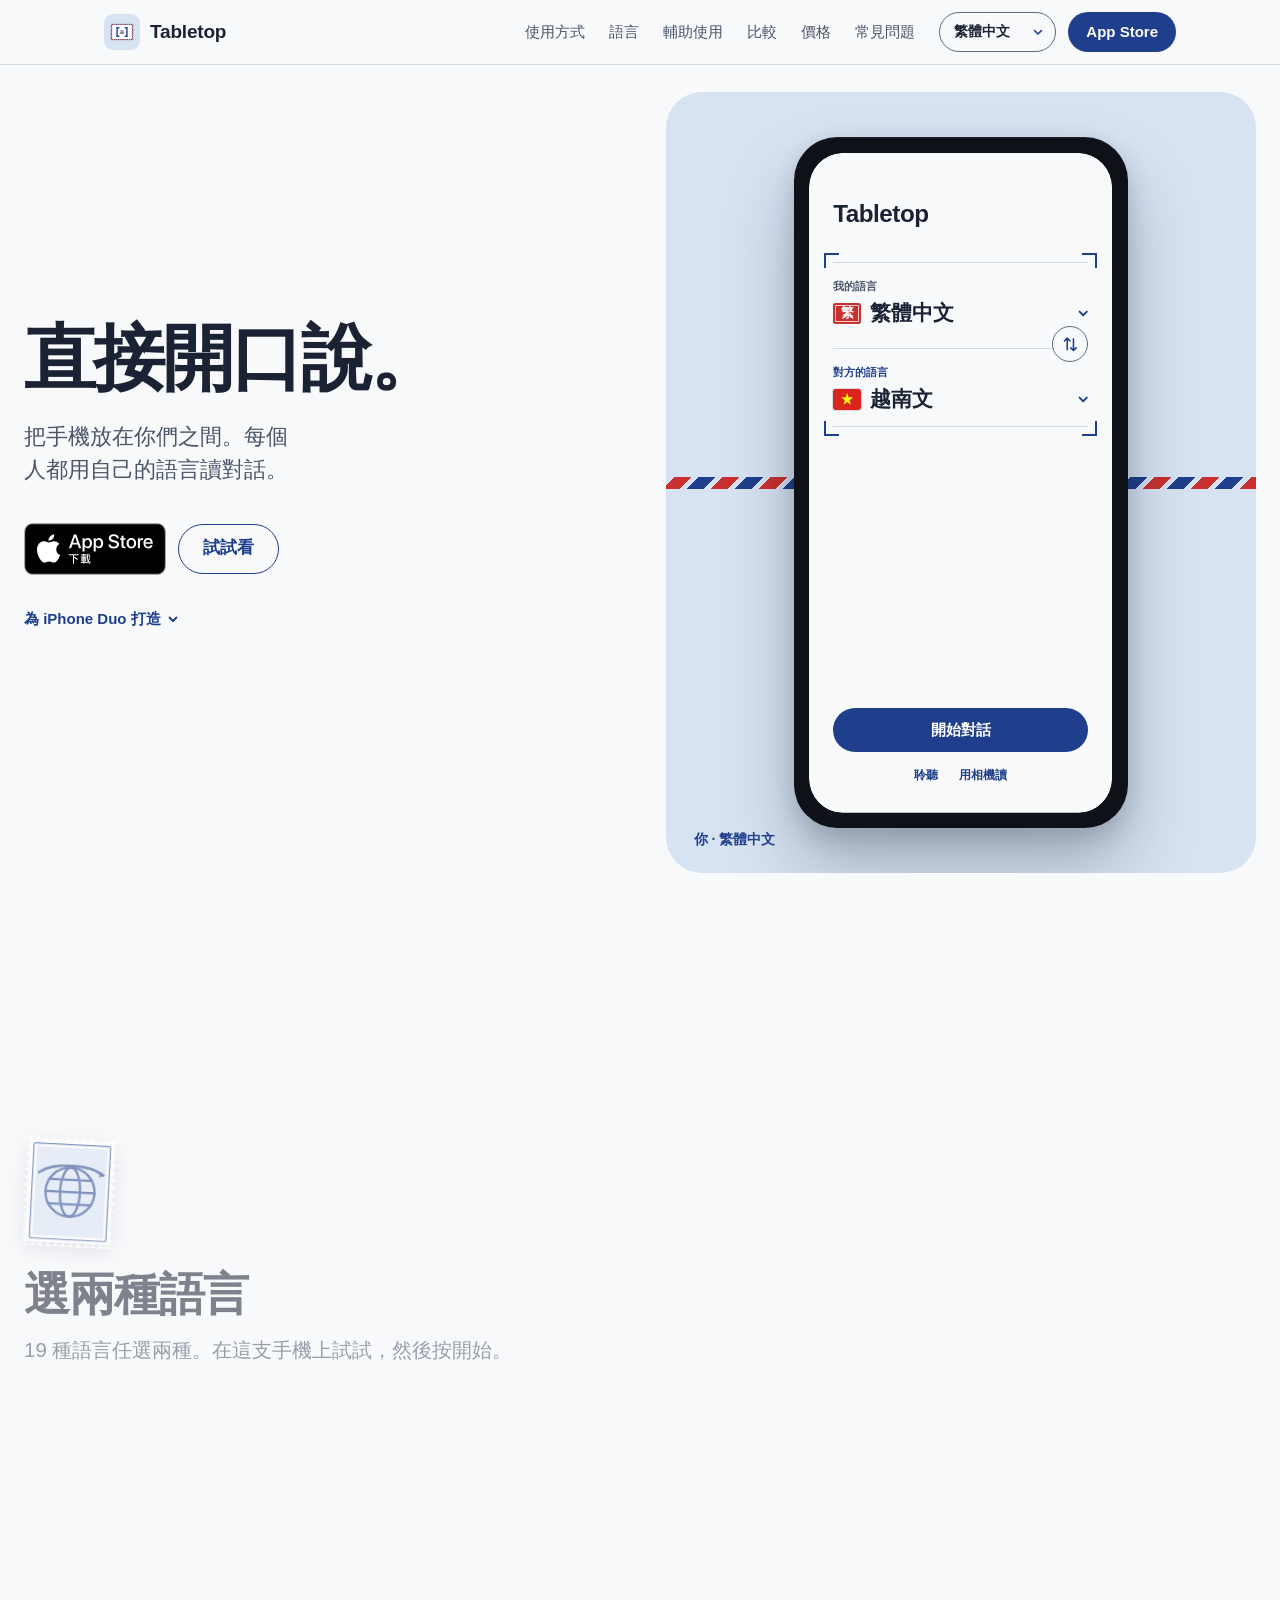
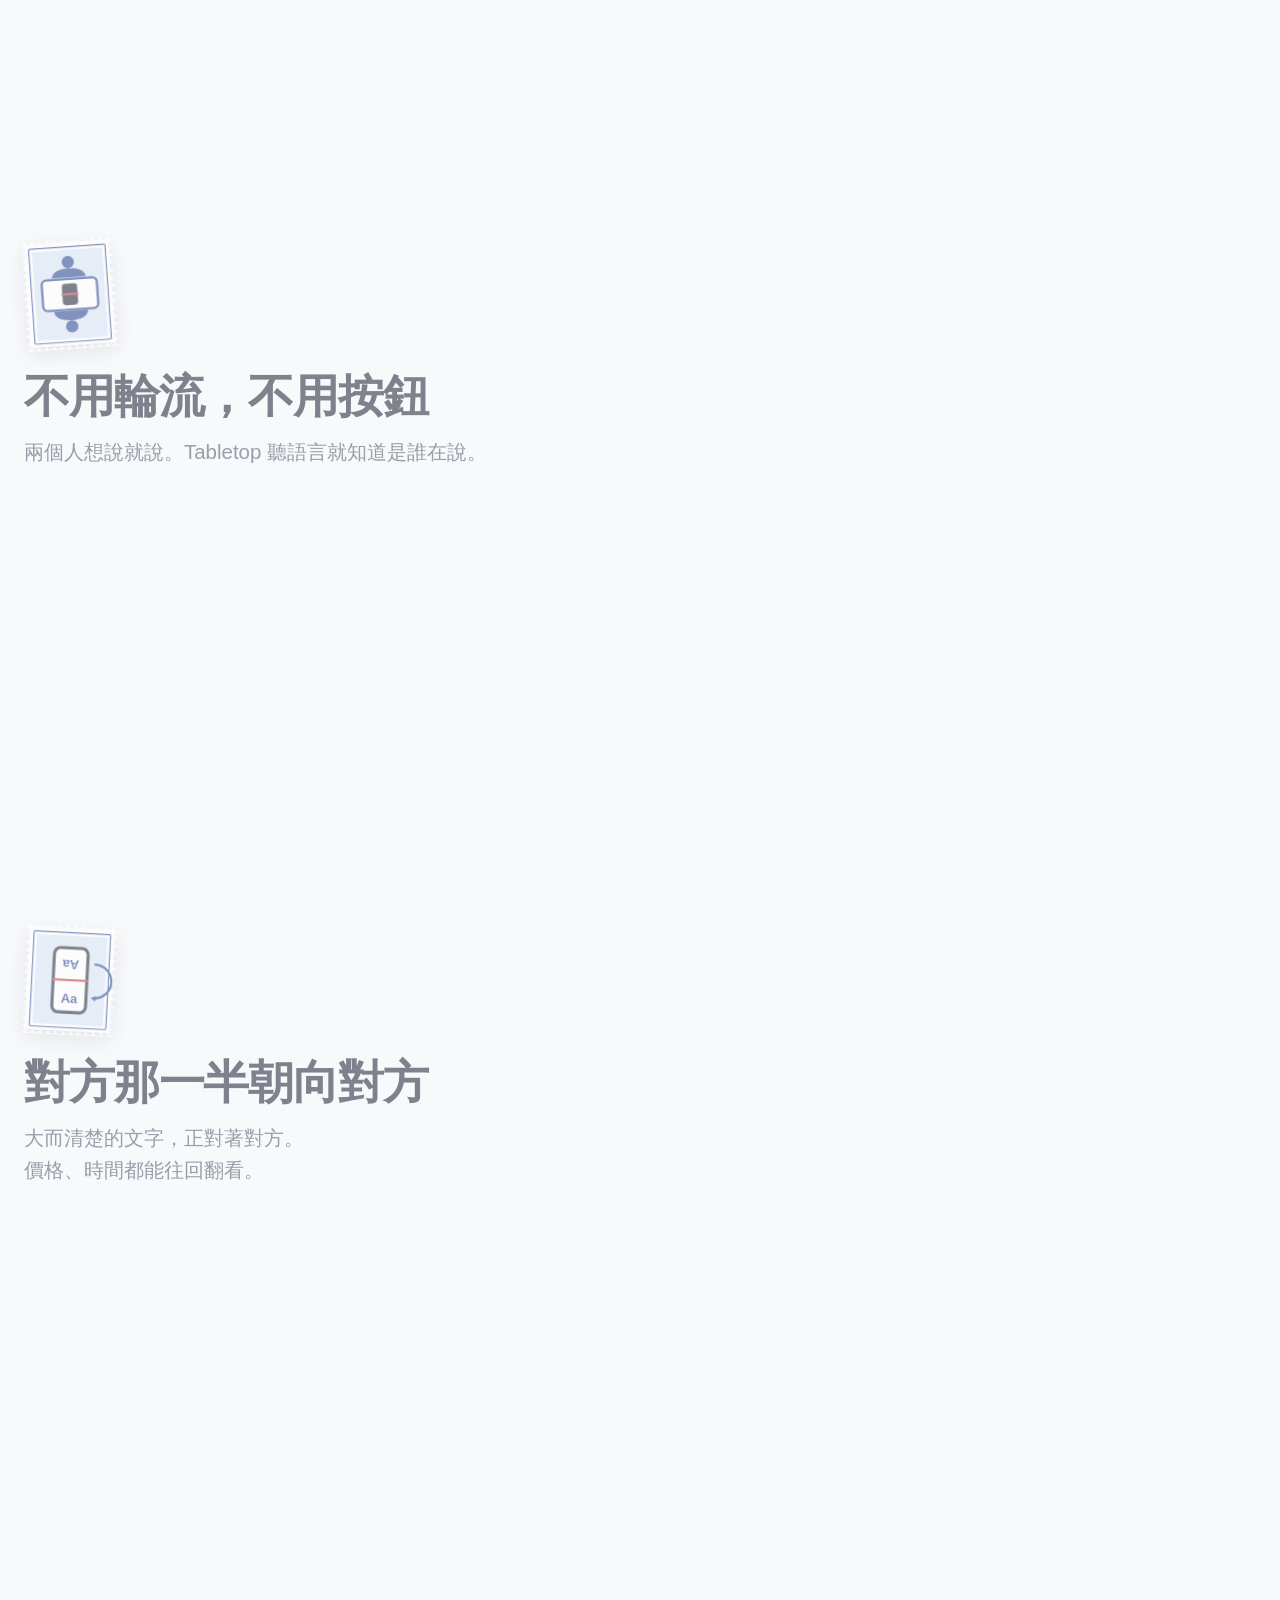
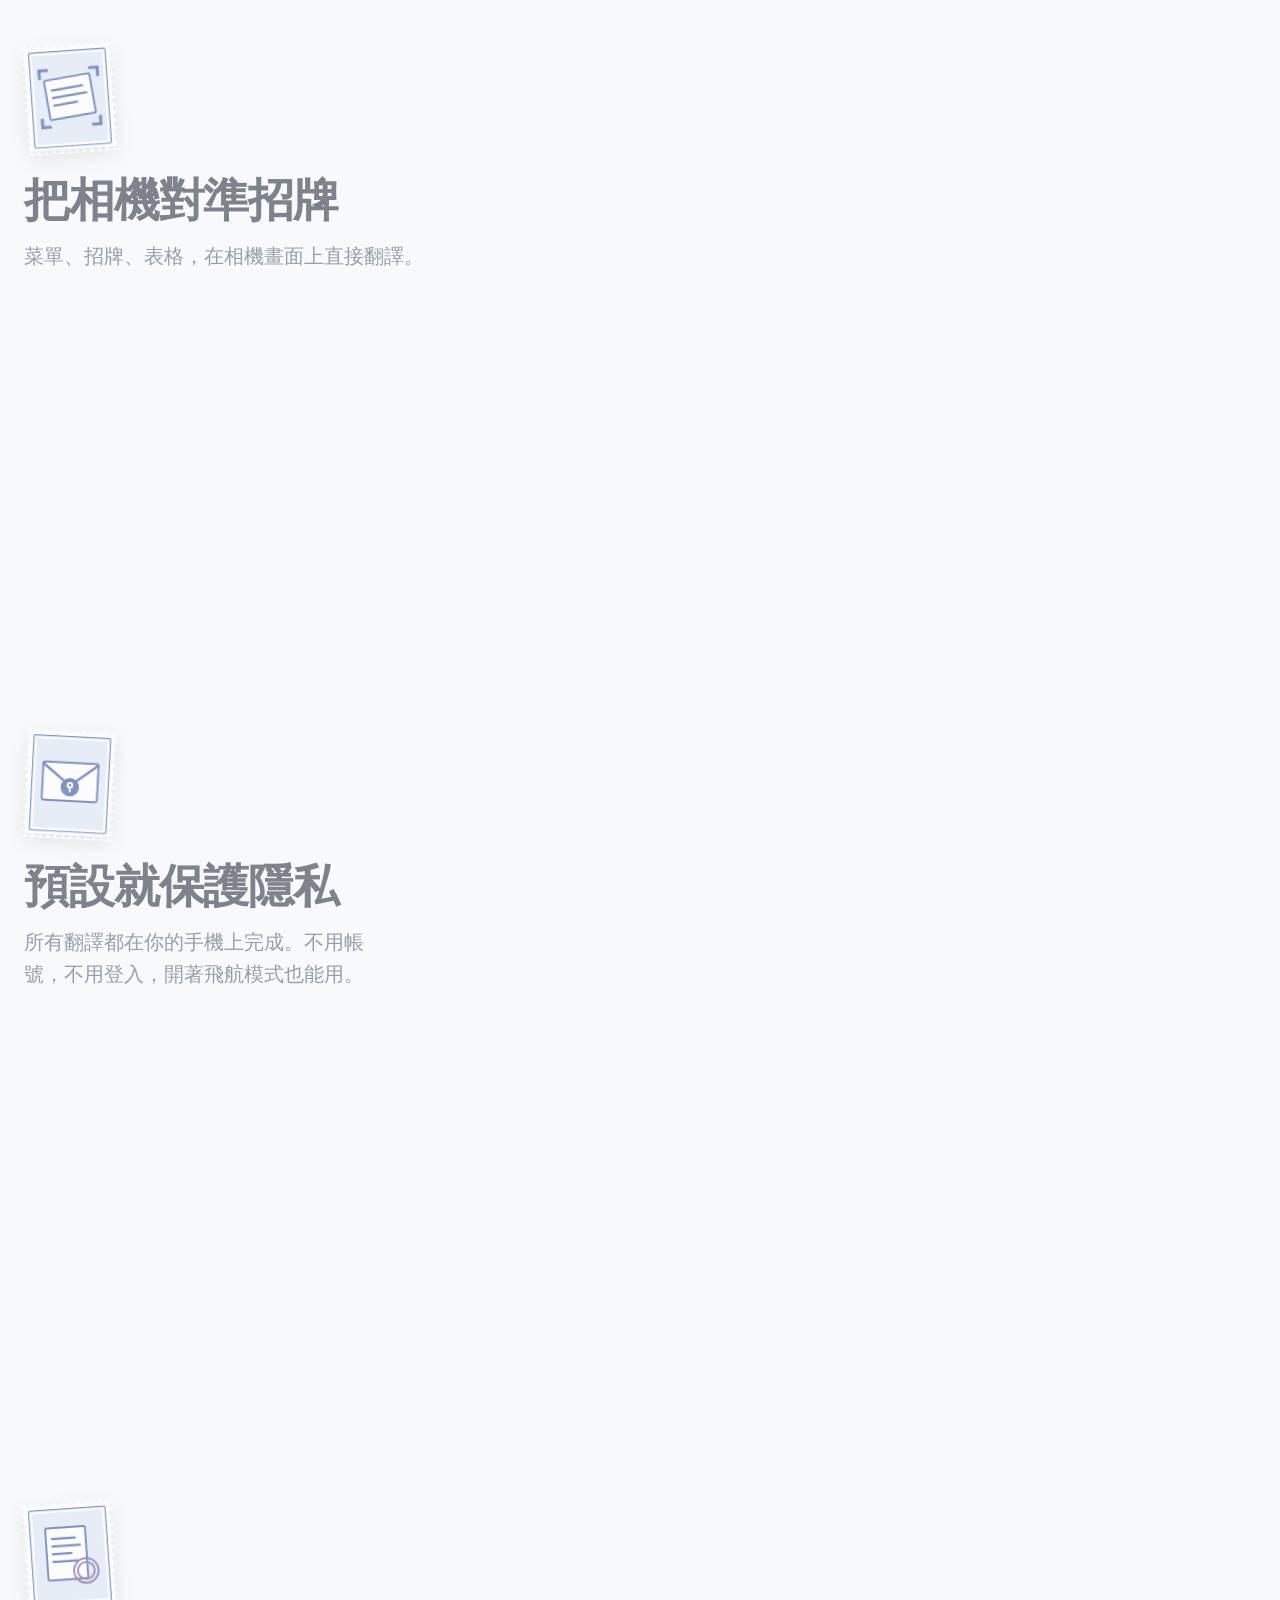
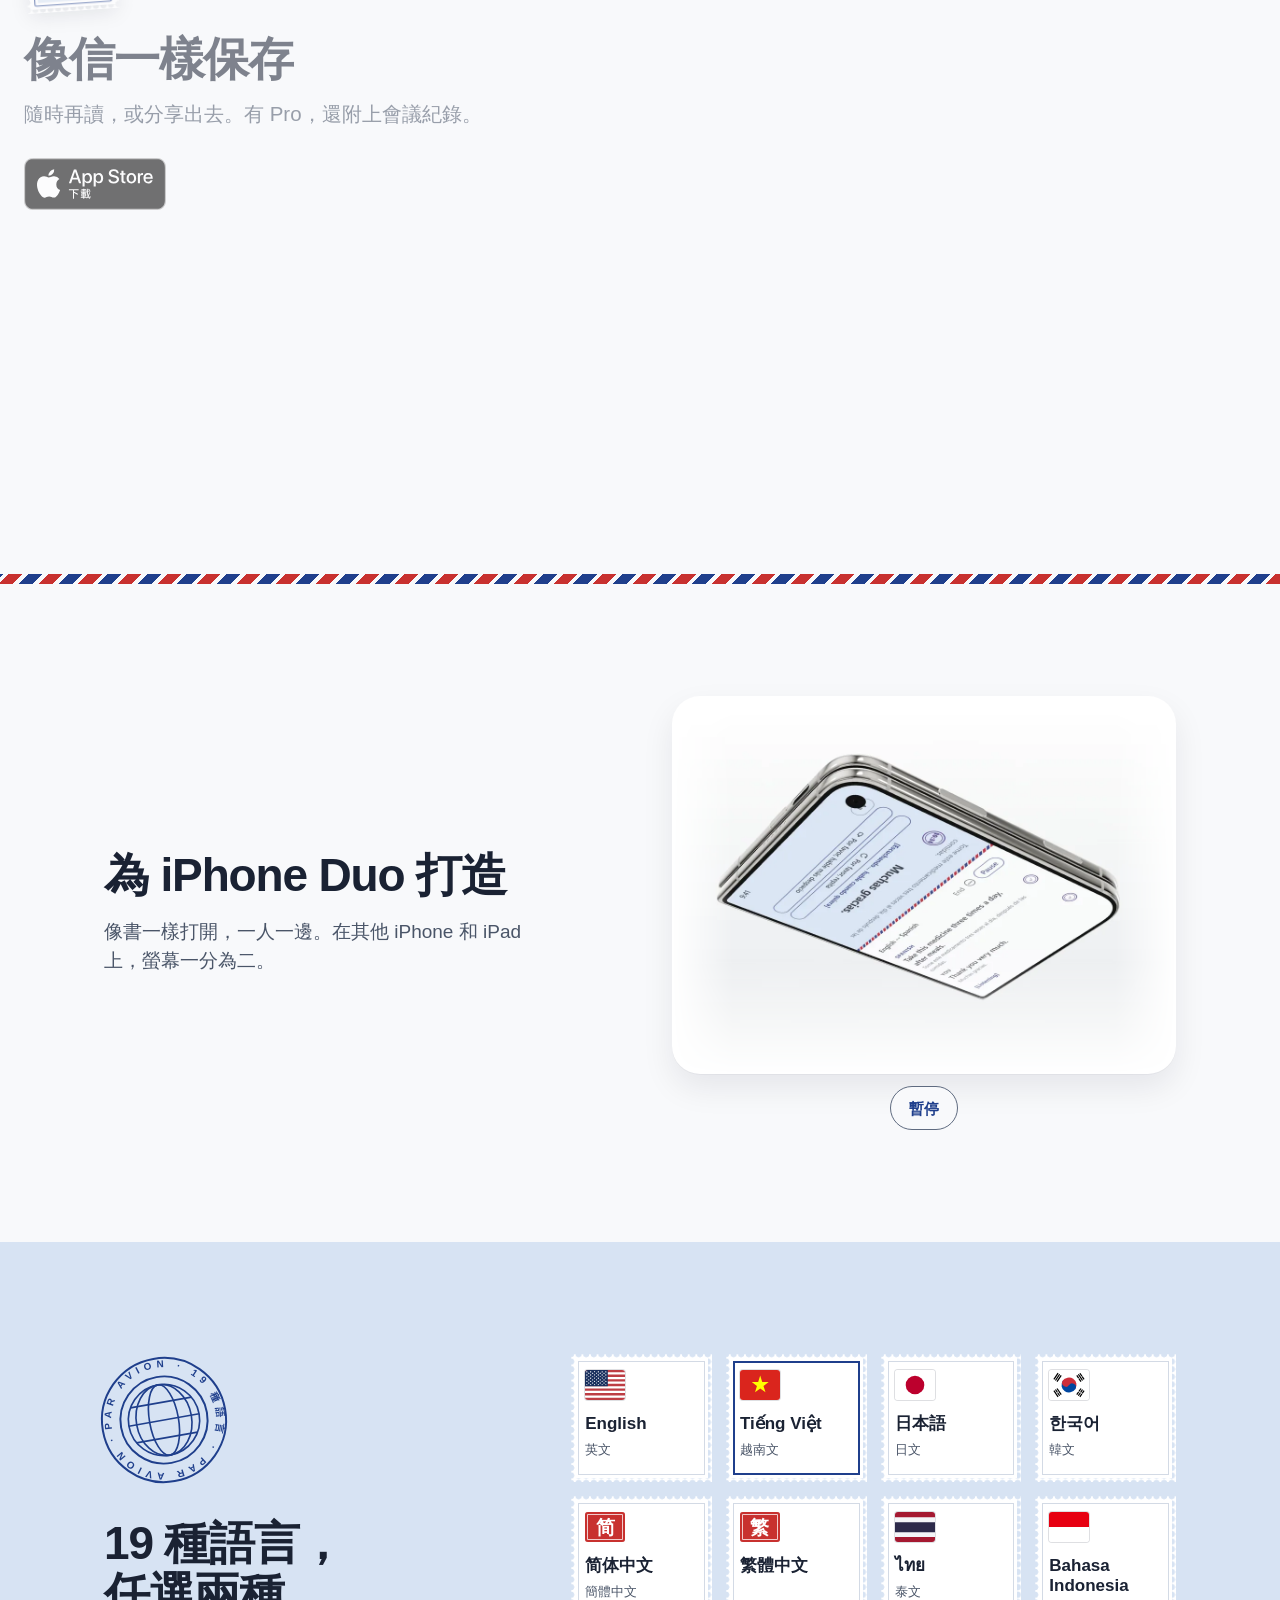
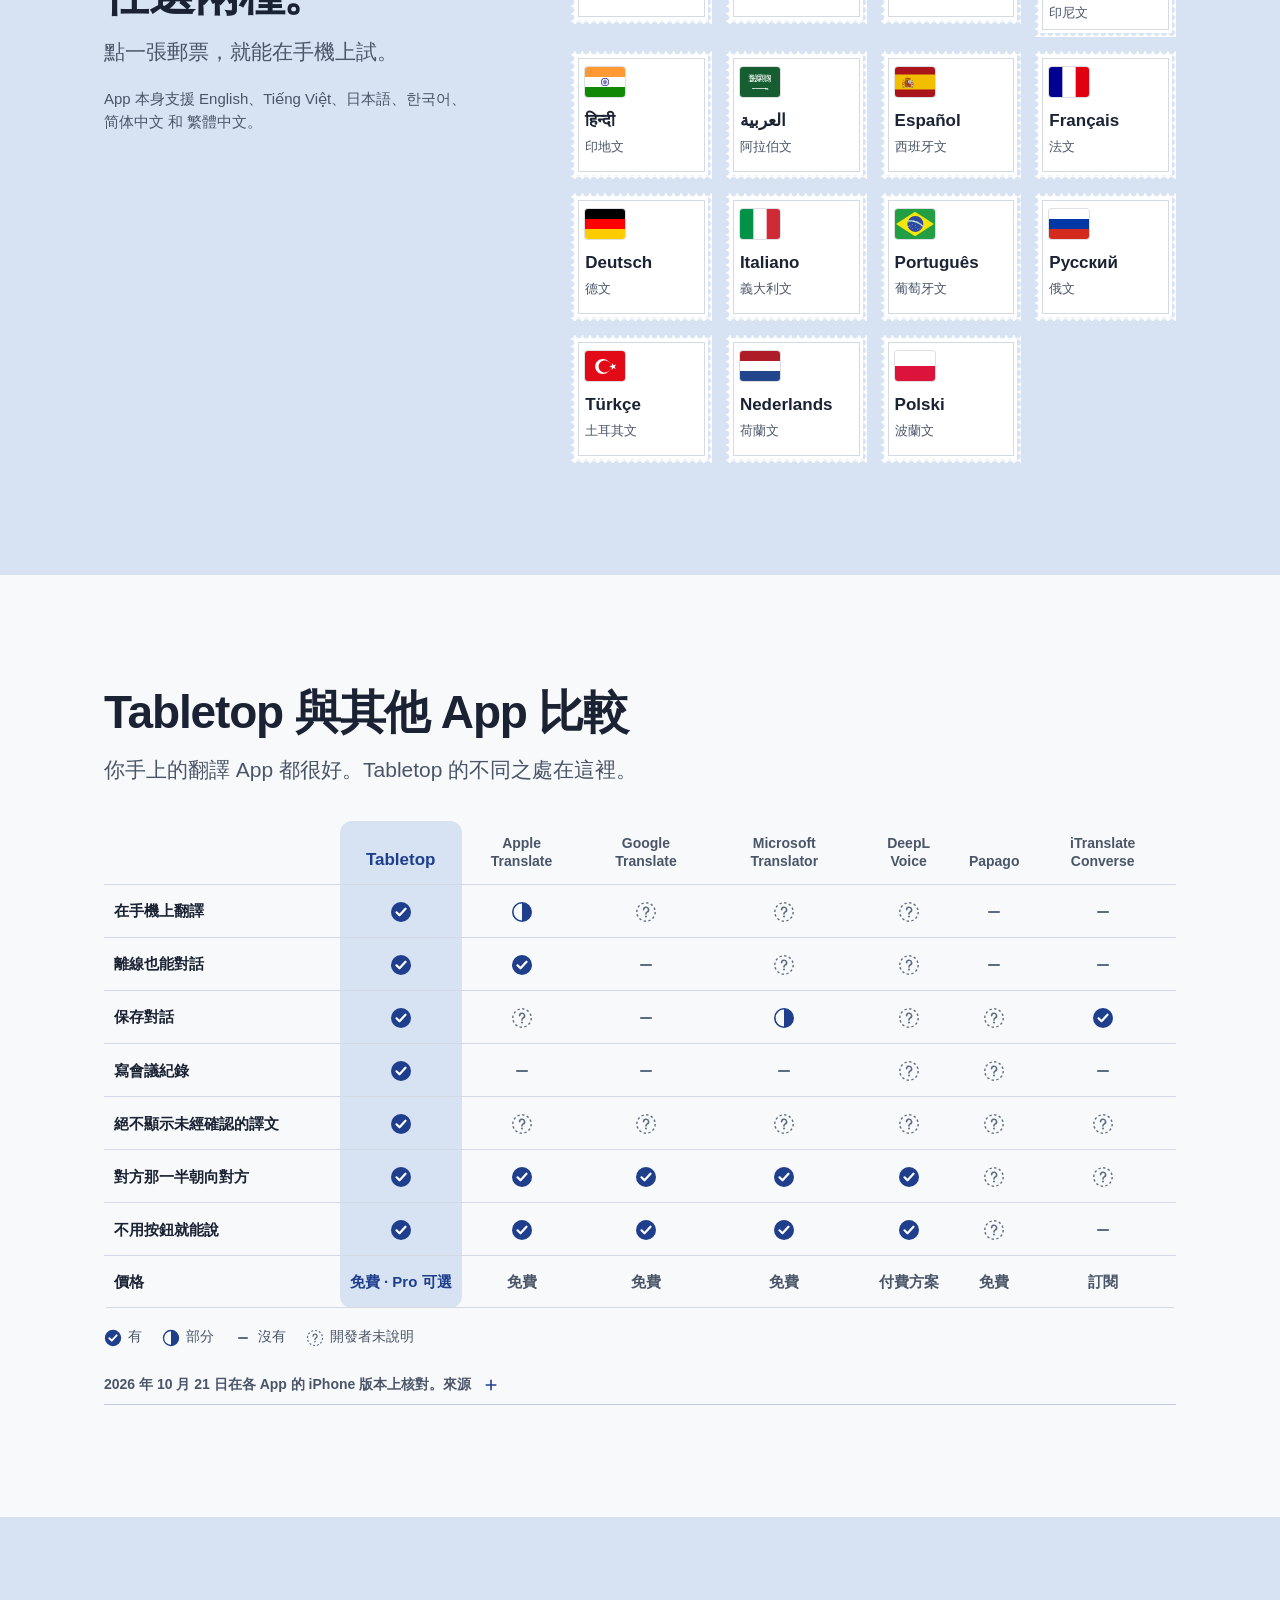
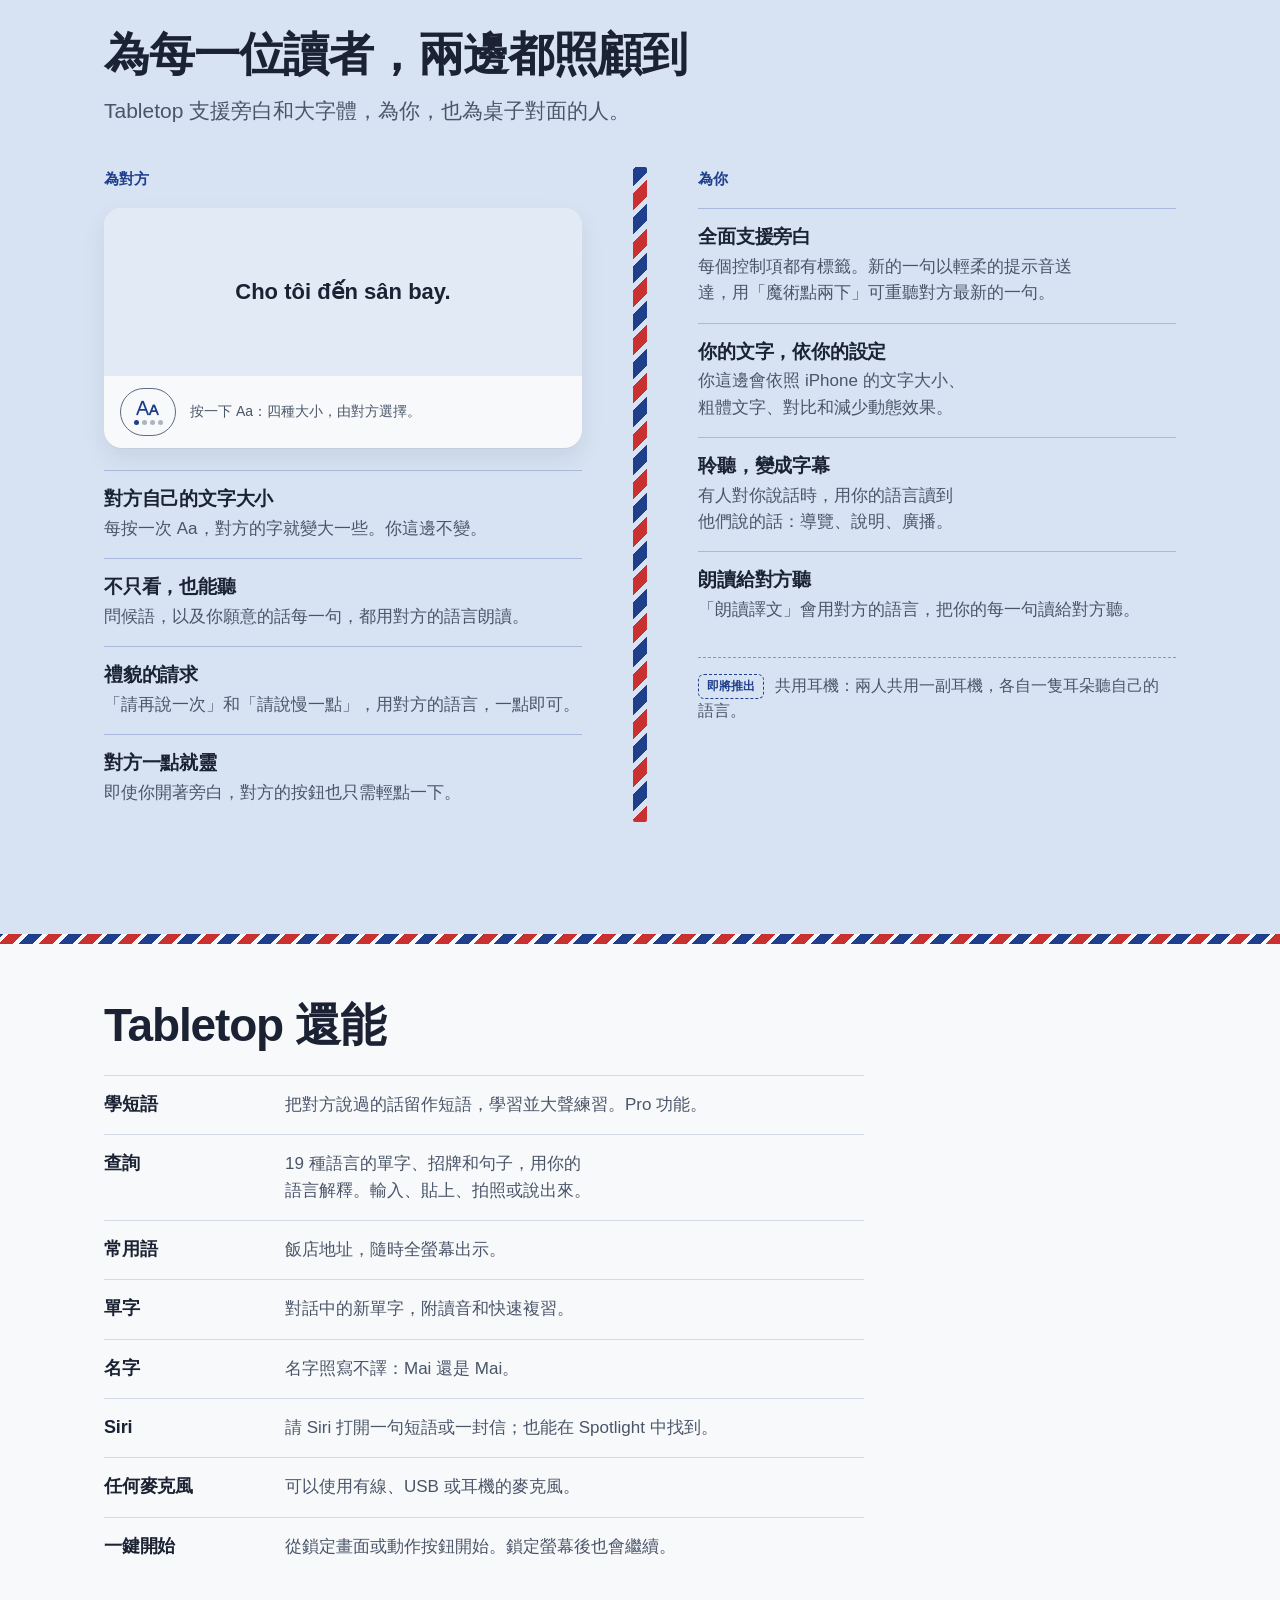
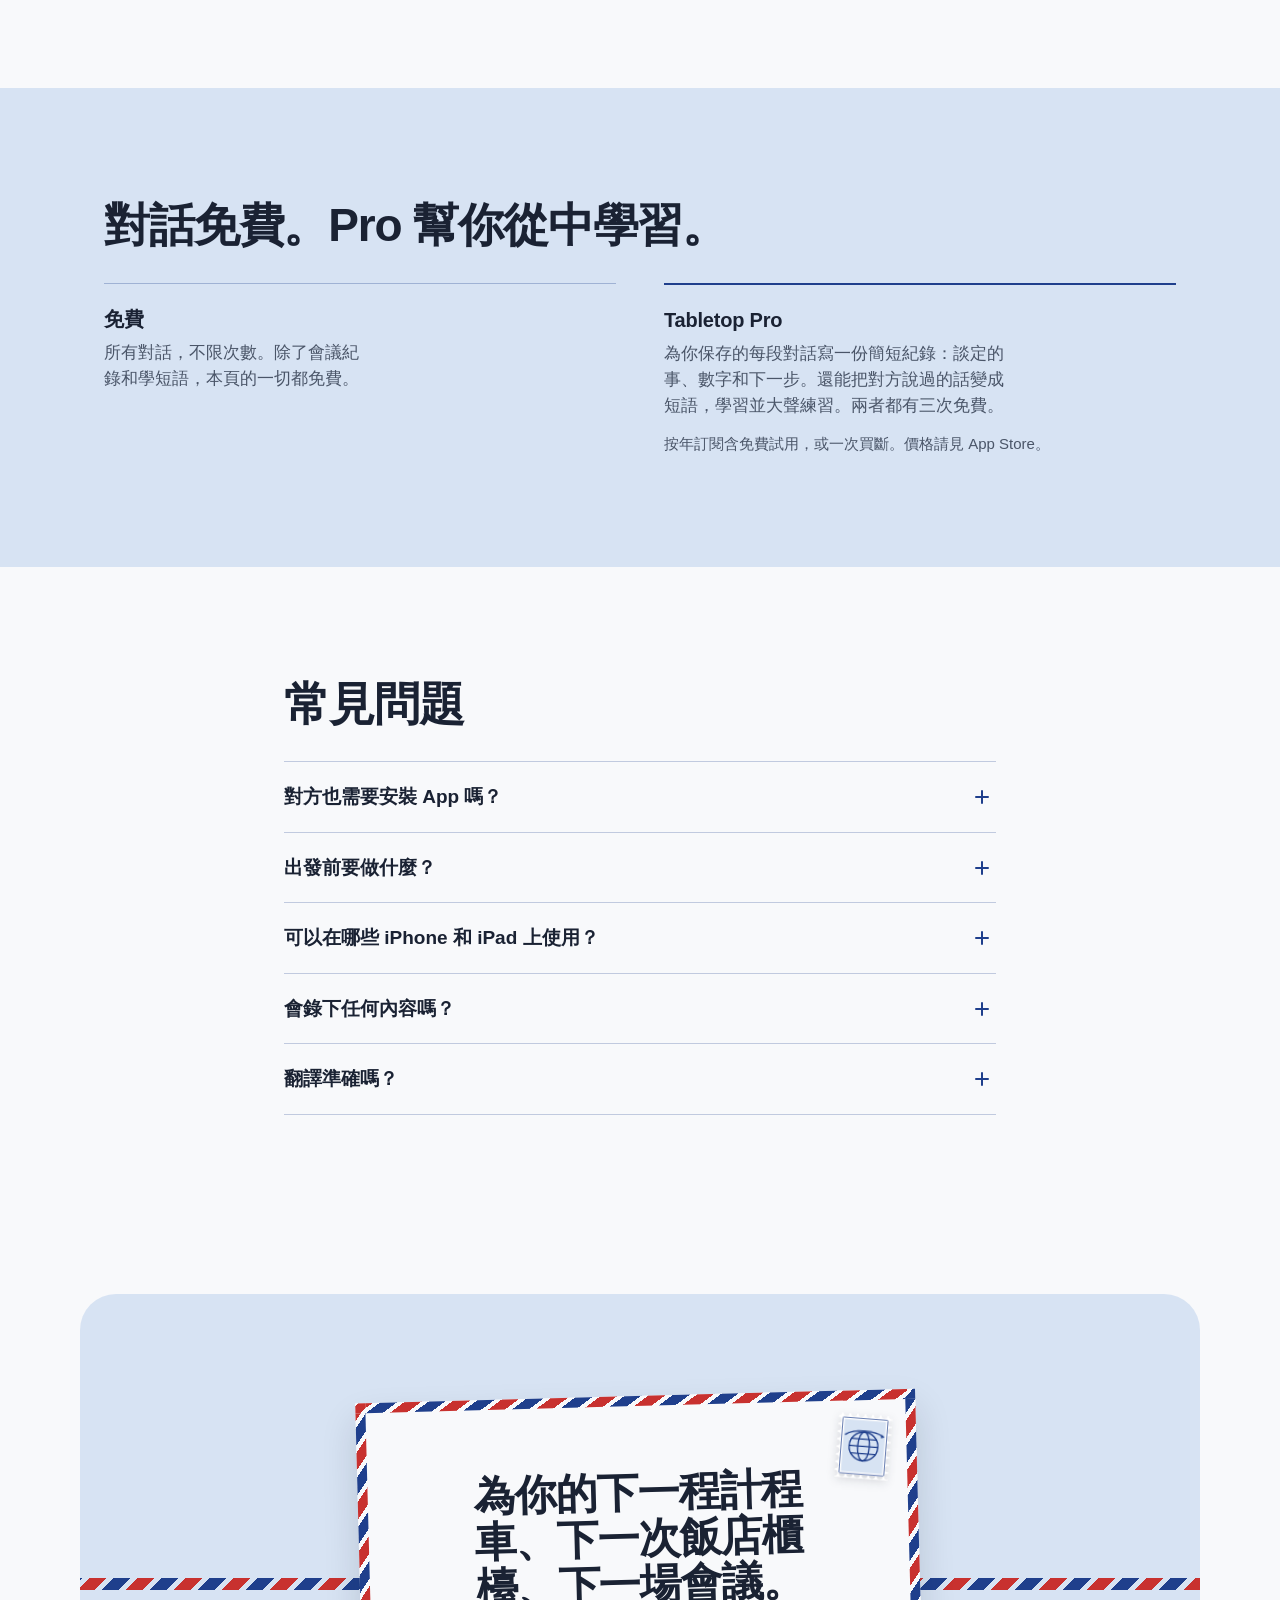
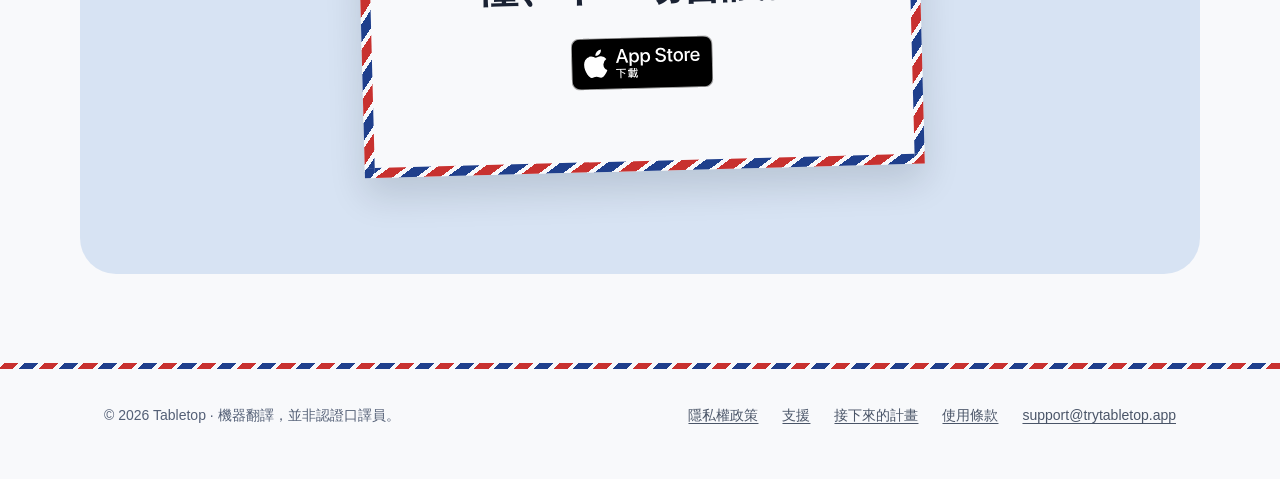
<file: zh-hant/index.html>
<!doctype html>
<!-- Generated from /index.html and /i18n.js by _build/build-locales.mjs: edit those, not this page. -->
<html lang="zh-Hant">
<head>
  <meta charset="utf-8">
  <meta name="viewport" content="width=device-width, initial-scale=1">
  <title>Tabletop：面對面翻譯 — 兩個人的對話，各自讀自己的語言</title>
  <meta name="description" content="把手機放在你們之間，直接開口說。Tabletop 聆聽兩種語言，並在各自的那一半用自己的語言顯示對話。保護隱私，在手機上執行。">
  <meta name="apple-itunes-app" content="app-id=6821405972">
  <meta name="color-scheme" content="light">
  <meta name="theme-color" content="#F8F9FB">
  <link rel="icon" href="/assets/logo-light.svg" type="image/svg+xml">
  <link rel="apple-touch-icon" href="/assets/apple-touch-icon.png">
  <meta property="og:type" content="website">
  <meta property="og:title" content="Tabletop：面對面翻譯 — 兩個人的對話，各自讀自己的語言">
  <meta property="og:description" content="把手機放在你們之間，直接開口說。Tabletop 聆聽兩種語言，並在各自的那一半用自己的語言顯示對話。保護隱私，在手機上執行。">
  <meta property="og:image:width" content="1200">
  <meta property="og:image:height" content="630">
  <meta property="og:locale" content="zh_TW">
  <meta property="og:image" content="https://trytabletop.app/assets/og.jpg">
  <meta property="og:url" content="https://trytabletop.app/zh-hant/">
  <link rel="canonical" href="https://trytabletop.app/zh-hant/">
  <meta name="twitter:card" content="summary_large_image">
  <link rel="alternate" hreflang="x-default" href="https://trytabletop.app/">
  <link rel="alternate" hreflang="en" href="https://trytabletop.app/">
  <link rel="alternate" hreflang="vi" href="https://trytabletop.app/vi/">
  <link rel="alternate" hreflang="ja" href="https://trytabletop.app/ja/">
  <link rel="alternate" hreflang="ko" href="https://trytabletop.app/ko/">
  <link rel="alternate" hreflang="zh-Hans" href="https://trytabletop.app/zh-hans/">
  <link rel="alternate" hreflang="zh-Hant" href="https://trytabletop.app/zh-hant/">
  <link rel="stylesheet" href="/styles.css">
  <link rel="stylesheet" href="/duo.css">
  <script type="application/ld+json">
  {
    "inLanguage": "zh-Hant",
    "@context": "https://schema.org",
    "@type": "MobileApplication",
    "name": "Tabletop Interpreter",
    "operatingSystem": "iOS 26 or later",
    "applicationCategory": "TravelApplication",
    "url": "https://trytabletop.app/zh-hant/",
    "installUrl": "https://apps.apple.com/app/tabletop-interpreter/id6821405972",
    "offers": { "@type": "Offer", "price": "0", "priceCurrency": "USD",
                "description": "Free to download; every conversation is free. Optional Tabletop Pro (in-app purchase) writes minutes of the conversations you keep." },
    "description": "A face-to-face interpreter: one device between two people, each reading the conversation in their own language on their own half of the screen."
  }
  </script>
</head>
<body>
  <a class="skip" href="#main" data-i18n="skip">跳至內容</a>

  <header class="top">
    <div class="wrap top__row">
      <a class="brand" href="/zh-hant/" aria-label="Tabletop">
        <img src="/assets/logo-light.svg" alt="" width="36" height="36">
        <span>Tabletop</span>
      </a>
      <nav class="top__nav" aria-label="主要內容" data-i18n-aria="aria.main">
        <a href="#ch1" data-i18n="nav.how">使用方式</a>
        <a href="#languages" data-i18n="nav.languages">語言</a>
        <a href="#access" data-i18n="nav.access">輔助使用</a>
        <a href="#compare" data-i18n="nav.compare">比較</a>
        <a href="#pro" data-i18n="nav.pro">價格</a>
        <a href="#faq" data-i18n="nav.faq">常見問題</a>
      </nav>
      <div class="top__actions">
        <label class="lang">
          <span class="sr-only" data-i18n="aria.language">語言</span>
          <select class="js-lang">
            <option value="en" lang="en">English</option>
            <option value="vi" lang="vi">Tiếng Việt</option>
            <option value="ja" lang="ja">日本語</option>
            <option value="ko" lang="ko">한국어</option>
            <option value="zh-Hans" lang="zh-Hans">简体中文</option>
            <option value="zh-Hant" lang="zh-Hant" selected>繁體中文</option>
          </select>
        </label>
        <a class="btn btn--small js-store" href="https://apps.apple.com/app/tabletop-interpreter/id6821405972" data-i18n="cta.short">App Store</a>
      </div>
    </div>
  </header>

  <main id="main">
    <!-- The page is the app, used once: the device on the table is Tabletop's Quick Start, then its conversation.
         The visitor picks two languages and presses Start; each chapter moves it on and brackets what it is about. -->
    <section class="story" aria-labelledby="story-title">
      <div class="wrap story__grid">
        <div class="story__copy">
          <h1 id="story-title" data-i18n="hero.title">直接開口說。</h1>
          <p class="lede" data-i18n="hero.lede">把手機放在你們之間。每個人都用自己的語言讀對話。</p>
          <div class="hero__ctas">
            <a class="badge js-store" href="https://apps.apple.com/app/tabletop-interpreter/id6821405972"><img class="js-badge" src="/assets/badges/zh-Hant.svg" width="150" height="50" alt="在 App Store 下載" data-i18n-alt="cta.store"></a>
            <a class="btn btn--quiet" href="#ch1" data-i18n="cta.try">試試看</a>
          </div>
          <p class="hero__duo"><a href="#duo"><span data-i18n="hero.duo">為 iPhone Duo 打造</span><svg viewBox="0 0 12 12" aria-hidden="true"><path d="M2.5 4.5 6 8l3.5-3.5"/></svg></a></p>
        </div>
        <div class="story__stage">
          <figure class="table">
            <p class="side side--them"><span data-i18n="side.them">對方</span> · <span class="js-side-them">Vietnamese</span></p>
            <div class="table__seam" aria-hidden="true"></div>
            <div class="device js-device" data-view="talk" data-step="4" data-focus="none" role="group" aria-label="試用 Tabletop" data-i18n-aria="demo.label">
              <div class="dv">
                <!-- Quick Start, as the app opens -->
                <div class="dv__quick">
                  <p class="dv__brand">Tabletop</p>
                  <div class="pick">
                    <span class="pick__k" data-i18n="demo.mine">我的語言</span>
                    <span class="pick__v"><span class="flag js-flag-me"></span><span class="pick__name js-name-me">English</span><svg class="pick__chev" viewBox="0 0 10 10" aria-hidden="true"><path d="M1.5 3.5 5 7l3.5-3.5"/></svg></span>
                    <select class="js-pick-me" aria-label="我的語言" data-i18n-aria="demo.mine"></select>
                  </div>
                  <button type="button" class="dv__swap js-swap" aria-label="交換語言" data-i18n-aria="demo.swap">
                    <svg viewBox="0 0 24 24" aria-hidden="true"><path d="M8 4v15M8 4 4.5 7.5M8 4l3.5 3.5M16 20V5m0 15-3.5-3.5M16 20l3.5-3.5"/></svg>
                  </button>
                  <div class="pick pick--them">
                    <span class="pick__k" data-i18n="demo.theirs">對方的語言</span>
                    <span class="pick__v"><span class="flag js-flag-them"></span><span class="pick__name js-name-them">Vietnamese</span><svg class="pick__chev" viewBox="0 0 10 10" aria-hidden="true"><path d="M1.5 3.5 5 7l3.5-3.5"/></svg></span>
                    <select class="js-pick-them" aria-label="對方的語言" data-i18n-aria="demo.theirs"></select>
                  </div>
                  <button type="button" class="dv__start js-start" data-i18n="demo.start">開始對話</button>
                  <p class="dv__more"><span data-i18n="demo.listen">聆聽</span><span data-i18n="demo.camera">用相機讀</span></p>
                </div>
                <!-- The conversation: their half turned to face them, yours below the seam -->
                <div class="dv__theirs" lang="vi">
                  <p class="dv__cue js-dv-tcue">[Đang nghe, xin mời nói]</p>
                  <p class="dv__big js-dv-tbig">Khoảng một tiếng.</p>
                  <p class="dv__prev js-dv-tprev">Vâng, đi cao tốc. Mất bao lâu ạ?</p>
                </div>
                <div class="dv__seam"></div>
                <div class="dv__mine">
                  <p class="dv__bar"><span class="dv__pair js-dv-pair">English ↔ Vietnamese</span><span class="dv__end js-dv-end">End</span><span class="dv__pause js-dv-pause">Pause</span></p>
                  <ol class="dv__lines js-dv-lines">
                    <li class="dv__line is-in" data-n="1"><b>YOU</b><span class="dv__text">Please take me to the airport.</span><span class="dv__gloss">Cho tôi đến sân bay.</span><i class="dv__mark"></i></li>
                    <li class="dv__line dv__line--them is-in" data-n="2"><b>VIETNAMESE</b><span class="dv__text">Shall I take the highway?</span><span class="dv__gloss">Mình đi đường cao tốc nhé?</span><i class="dv__mark"></i></li>
                    <li class="dv__line is-in" data-n="3"><b>YOU</b><span class="dv__text">Yes, please. How long will it take?</span><span class="dv__gloss">Vâng, đi cao tốc. Mất bao lâu ạ?</span><i class="dv__mark"></i></li>
                    <li class="dv__line dv__line--them is-in" data-n="4"><b>VIETNAMESE</b><span class="dv__text">About an hour.</span><span class="dv__gloss">Khoảng một tiếng.</span><i class="dv__mark"></i></li>
                  </ol>
                  <p class="dv__listen js-dv-listen">[Listening]</p>
                </div>
                <!-- Read with Camera: a sign in their language, your language laid over each line -->
                <div class="dv__cam" aria-hidden="true">
                  <div class="cam__sign js-cam-sign" lang="vi">
                    <p class="cam__s1 js-cam-s1">TAXI SÂN BAY</p>
                    <p class="cam__s2 js-cam-s2">Phí cầu đường trả bằng tiền mặt.</p>
                  </div>
                  <p class="cam__slip cam__slip--1 js-cam-t1">AIRPORT TAXI</p>
                  <p class="cam__slip cam__slip--2 js-cam-t2">Tolls are paid in cash.</p>
                  <p class="cam__btn js-cam-btn">Read This Page</p>
                </div>
                <!-- Kept: the conversation as a letter, its minutes first -->
                <div class="dv__letter">
                  <p class="dv__lt js-dv-lt">No. 12 · To the airport</p>
                  <p class="dv__lh js-dv-lh">Minutes</p>
                  <p class="dv__pt"><span class="js-dv-p1">You asked to go to the airport.</span><b>↓1</b></p>
                  <p class="dv__pt"><span class="js-dv-p2">They suggested the highway: about an hour.</span><b>↓4</b></p>
                  <p class="dv__lh js-dv-cv">Conversation</p>
                  <p class="dv__cl"><b>1</b><span class="js-dv-c1">Please take me to the airport.</span></p>
                  <p class="dv__cl"><b>2</b><span class="js-dv-c2">Shall I take the highway?</span></p>
                  <p class="dv__cl"><b>3</b><span class="js-dv-c3">Yes, please. How long will it take?</span></p>
                  <p class="dv__cl"><b>4</b><span class="js-dv-c4">About an hour.</span></p>
                  <p class="dv__kept"><span class="js-dv-kno">No. 12</span><strong>11:23</strong><span class="js-dv-kk">KEPT</span></p>
                </div>
                <!-- Private by default: a postmark struck on the phone, not a control the app doesn't have -->
                <p class="dv__private" aria-hidden="true"><span class="js-dv-priv1">ON THIS PHONE</span><svg viewBox="0 0 24 24"><path d="M21 15.5v-2l-8-5V3.5a1.5 1.5 0 0 0-3 0V8.5l-8 5v2l8-2.5V18l-2 1.5V21l3.5-1 3.5 1v-1.5L13 18v-5z"/></svg><span class="js-dv-priv2">NO ACCOUNT</span></p>
                <!-- The highlight: captioning brackets around what the chapter is about -->
                <span class="dv__focus" aria-hidden="true"><i></i><i></i><i></i><i></i></span>
                <span class="dv__focus" aria-hidden="true"><i></i><i></i><i></i><i></i></span>
              </div>
            </div>
            <p class="side side--you"><span data-i18n="side.you">你</span> · <span class="js-side-you">English</span></p>
          </figure>
        </div>

        <article class="chapter" id="ch1" data-view="quick" data-focus="pick">
          <span class="stamp" aria-hidden="true"><svg viewBox="0 0 120 144"><use href="#stamp-globe"/></svg></span>
          <h2 data-i18n="ch1.t">選兩種語言</h2>
          <p data-i18n="ch1.d">19 種語言任選兩種。在這支手機上試試，然後按開始。</p>
        </article>
        <article class="chapter" id="ch2" data-view="talk" data-step="2" data-focus="both">
          <span class="stamp" aria-hidden="true"><svg viewBox="0 0 120 144"><use href="#stamp-table"/></svg></span>
          <h2 data-i18n="ch2.t">不用輪流，不用按鈕</h2>
          <p data-i18n="ch2.d">兩個人想說就說。Tabletop 聽語言就知道是誰在說。</p>
        </article>
        <article class="chapter" id="ch3" data-view="talk" data-step="4" data-focus="theirs">
          <span class="stamp" aria-hidden="true"><svg viewBox="0 0 120 144"><use href="#stamp-turn"/></svg></span>
          <h2 data-i18n="ch3.t">對方那一半朝向對方</h2>
          <p data-i18n="ch3.d">大而清楚的文字，正對著對方。價格、時間都能往回翻看。</p>
        </article>
        <article class="chapter" id="ch4" data-view="cam" data-focus="cam">
          <span class="stamp" aria-hidden="true"><svg viewBox="0 0 120 144"><use href="#stamp-camera"/></svg></span>
          <h2 data-i18n="ch4.t">把相機對準招牌</h2>
          <p data-i18n="ch4.d">菜單、招牌、表格，在相機畫面上直接翻譯。</p>
        </article>
        <article class="chapter" id="ch5" data-view="talk" data-step="4" data-focus="air">
          <span class="stamp" aria-hidden="true"><svg viewBox="0 0 120 144"><use href="#stamp-seal"/></svg></span>
          <h2 data-i18n="ch5.t">預設就保護隱私</h2>
          <p data-i18n="ch5.d">所有翻譯都在你的手機上完成。不用帳號，不用登入，開著飛航模式也能用。</p>
        </article>
        <article class="chapter" id="ch6" data-view="kept" data-focus="letter">
          <span class="stamp" aria-hidden="true"><svg viewBox="0 0 120 144"><use href="#stamp-letter"/></svg></span>
          <h2 data-i18n="ch6.t">像信一樣保存</h2>
          <p data-i18n="ch6.d">隨時再讀，或分享出去。有 Pro，還附上會議紀錄。</p>
          <p class="chapter__cta"><a class="badge js-store" href="https://apps.apple.com/app/tabletop-interpreter/id6821405972"><img class="js-badge" src="/assets/badges/zh-Hant.svg" width="150" height="50" alt="在 App Store 下載" data-i18n-alt="cta.store"></a></p>
        </article>
      </div>
    </section>

    <div class="airmail" role="presentation"></div>

    <!-- iPhone Duo: the unfolding video (a 3D mockup of Tabletop's real screens, see duo.css). It loads and plays only
         once it is on screen, never under Reduce Motion, and Pause stops it. -->
    <section class="section duo" id="duo" aria-labelledby="duo-title">
      <div class="wrap duo__grid">
        <div>
          <h2 id="duo-title" data-i18n="duo.title">為 iPhone Duo 打造</h2>
          <p data-i18n="duo.body">像書一樣打開，一人一邊。在其他 iPhone 和 iPad 上，螢幕一分為二。</p>
        </div>
        <figure class="held">
          <div class="fold">
            <video class="duo-video js-duo-video" muted loop playsinline preload="none" width="1080" height="810"
                   poster="/assets/duo/duo-unfold-dau.webp" aria-labelledby="fold-desc">
              <source src="/assets/duo/duo-unfold.mp4" type="video/mp4">
            </video>
            <img class="duo-still" src="/assets/duo/duo-unfold-mo.webp" width="1080" height="810" alt="" aria-hidden="true" loading="lazy">
            <span class="sr-only" id="fold-desc" data-i18n="duo.alt">影片：iPhone Duo 像書本一樣展開。闔上時，外螢幕將對話分成上下兩半，對方的那一半轉向對方。打開時，對方那一側以對方的語言朝向對方，你這一側顯示你的語言。</span>
          </div>
          <div class="controls controls--center">
            <button type="button" class="ctl ctl--text js-video-pause" aria-label="暫停影片" data-i18n-aria="motion.video.pause"><span data-i18n="motion.pause">暫停</span></button>
          </div>
        </figure>
      </div>
    </section>

    <!-- Languages: a sheet of stamps. Tapping one puts it on the phone above as the other person's language. -->
    <section class="section sheet langs" id="languages" aria-labelledby="langs-title">
      <div class="wrap langs__grid">
        <div class="langs__copy">
          <svg class="globe" viewBox="0 0 200 200" aria-hidden="true">
            <defs><path id="globe-ring" d="M100 100m-80 0a80 80 0 1 1 160 0a80 80 0 1 1-160 0"/></defs>
            <circle cx="100" cy="100" r="94" class="globe__rim"/>
            <circle cx="100" cy="100" r="66" class="globe__rim"/>
            <text class="globe__text"><textPath href="#globe-ring" textLength="490" data-i18n="langs.ring">PAR AVION · 19 種語言 · PAR AVION ·</textPath></text>
            <g class="globe__earth">
              <circle cx="100" cy="100" r="54"/>
              <ellipse cx="100" cy="100" rx="22" ry="54"/>
              <ellipse cx="100" cy="100" rx="42" ry="54"/>
              <path d="M46 100h108M53 73h94M53 127h94"/>
            </g>
          </svg>
          <h2 id="langs-title" data-i18n="langs.title">19 種語言，任選兩種。</h2>
          <p class="lede" data-i18n="langs.lede">點一張郵票，就能在手機上試。</p>
          <p class="langs__note js-stamp-note" aria-live="polite" hidden><span class="js-stamp-msg"></span> <a href="#story-title" class="js-stamp-see"><span data-i18n="stamp.see">在手機上看</span><svg viewBox="0 0 12 12" aria-hidden="true"><path d="M2.5 7.5 6 4l3.5 3.5"/></svg></a><span class="js-stamp-tpl" hidden data-i18n="stamp.on">{lang}已設在手機上。</span></p>
          <p class="small langs__ui" data-i18n-html="langs.ui">App 本身支援 <span class="nw">English</span>、<span class="nw">Tiếng Việt</span>、<span class="nw">日本語</span>、<span class="nw">한국어</span>、<span class="nw">简体中文</span> 和 <span class="nw">繁體中文</span>。</p>
        </div>
        <ul class="stamps js-stamps">
          <li><button type="button" class="lstamp" data-code="en"><img src="/assets/flags/us.svg" alt="" width="48" height="36" loading="lazy"><span class="lstamp__n" lang="en">English</span><span class="lstamp__l"></span></button></li>
          <li><button type="button" class="lstamp" data-code="vi"><img src="/assets/flags/vn.svg" alt="" width="48" height="36" loading="lazy"><span class="lstamp__n" lang="vi">Tiếng Việt</span><span class="lstamp__l"></span></button></li>
          <li><button type="button" class="lstamp" data-code="ja"><img src="/assets/flags/jp.svg" alt="" width="48" height="36" loading="lazy"><span class="lstamp__n" lang="ja">日本語</span><span class="lstamp__l"></span></button></li>
          <li><button type="button" class="lstamp" data-code="ko"><img src="/assets/flags/kr.svg" alt="" width="48" height="36" loading="lazy"><span class="lstamp__n" lang="ko">한국어</span><span class="lstamp__l"></span></button></li>
          <li><button type="button" class="lstamp" data-code="zh-Hans"><span class="seal" lang="zh-Hans">简</span><span class="lstamp__n" lang="zh-Hans">简体中文</span><span class="lstamp__l"></span></button></li>
          <li><button type="button" class="lstamp" data-code="zh-Hant"><span class="seal" lang="zh-Hant">繁</span><span class="lstamp__n" lang="zh-Hant">繁體中文</span><span class="lstamp__l"></span></button></li>
          <li><button type="button" class="lstamp" data-code="th"><img src="/assets/flags/th.svg" alt="" width="48" height="36" loading="lazy"><span class="lstamp__n" lang="th">ไทย</span><span class="lstamp__l"></span></button></li>
          <li><button type="button" class="lstamp" data-code="id"><img src="/assets/flags/id.svg" alt="" width="48" height="36" loading="lazy"><span class="lstamp__n" lang="id">Bahasa Indonesia</span><span class="lstamp__l"></span></button></li>
          <li><button type="button" class="lstamp" data-code="hi"><img src="/assets/flags/in.svg" alt="" width="48" height="36" loading="lazy"><span class="lstamp__n" lang="hi">हिन्दी</span><span class="lstamp__l"></span></button></li>
          <li><button type="button" class="lstamp" data-code="ar"><img src="/assets/flags/sa.svg" alt="" width="48" height="36" loading="lazy"><span class="lstamp__n" lang="ar" dir="rtl">العربية</span><span class="lstamp__l"></span></button></li>
          <li><button type="button" class="lstamp" data-code="es"><img src="/assets/flags/es.svg" alt="" width="48" height="36" loading="lazy"><span class="lstamp__n" lang="es">Español</span><span class="lstamp__l"></span></button></li>
          <li><button type="button" class="lstamp" data-code="fr"><img src="/assets/flags/fr.svg" alt="" width="48" height="36" loading="lazy"><span class="lstamp__n" lang="fr">Français</span><span class="lstamp__l"></span></button></li>
          <li><button type="button" class="lstamp" data-code="de"><img src="/assets/flags/de.svg" alt="" width="48" height="36" loading="lazy"><span class="lstamp__n" lang="de">Deutsch</span><span class="lstamp__l"></span></button></li>
          <li><button type="button" class="lstamp" data-code="it"><img src="/assets/flags/it.svg" alt="" width="48" height="36" loading="lazy"><span class="lstamp__n" lang="it">Italiano</span><span class="lstamp__l"></span></button></li>
          <li><button type="button" class="lstamp" data-code="pt"><img src="/assets/flags/br.svg" alt="" width="48" height="36" loading="lazy"><span class="lstamp__n" lang="pt">Português</span><span class="lstamp__l"></span></button></li>
          <li><button type="button" class="lstamp" data-code="ru"><img src="/assets/flags/ru.svg" alt="" width="48" height="36" loading="lazy"><span class="lstamp__n" lang="ru">Русский</span><span class="lstamp__l"></span></button></li>
          <li><button type="button" class="lstamp" data-code="tr"><img src="/assets/flags/tr.svg" alt="" width="48" height="36" loading="lazy"><span class="lstamp__n" lang="tr">Türkçe</span><span class="lstamp__l"></span></button></li>
          <li><button type="button" class="lstamp" data-code="nl"><img src="/assets/flags/nl.svg" alt="" width="48" height="36" loading="lazy"><span class="lstamp__n" lang="nl">Nederlands</span><span class="lstamp__l"></span></button></li>
          <li><button type="button" class="lstamp" data-code="pl"><img src="/assets/flags/pl.svg" alt="" width="48" height="36" loading="lazy"><span class="lstamp__n" lang="pl">Polski</span><span class="lstamp__l"></span></button></li>
        </ul>
      </div>
    </section>

    <!-- Compare: checked against each maker's own pages, dated, sources listed -->
    <section class="section compare" id="compare" aria-labelledby="compare-title">
      <div class="wrap">
        <h2 id="compare-title" data-i18n="cmp.title">Tabletop 與其他 App 比較</h2>
        <p class="lede" data-i18n="cmp.lede">你手上的翻譯 App 都很好。Tabletop 的不同之處在這裡。</p>
        <p class="cmp__hint" data-i18n="cmp.swipe">滑動表格，查看所有 App。</p>
        <div class="cmp" tabindex="0" role="region" aria-labelledby="compare-title">
          <table>
            <thead>
              <tr>
                <td></td>
                <th scope="col" class="cmp__us">Tabletop</th>
                <th scope="col">Apple Translate</th>
                <th scope="col">Google Translate</th>
                <th scope="col">Microsoft Translator</th>
                <th scope="col">DeepL Voice</th>
                <th scope="col">Papago</th>
                <th scope="col">iTranslate Converse</th>
              </tr>
            </thead>
            <tbody>
              <tr><th scope="row" data-i18n="cmp.r4">在手機上翻譯</th>
                <td class="cmp__us" data-v="y"></td><td data-v="p"></td><td data-v="u"></td><td data-v="u"></td><td data-v="u"></td><td data-v="n"></td><td data-v="n"></td></tr>
              <tr><th scope="row" data-i18n="cmp.r3">離線也能對話</th>
                <td class="cmp__us" data-v="y"></td><td data-v="y"></td><td data-v="n"></td><td data-v="u"></td><td data-v="u"></td><td data-v="n"></td><td data-v="n"></td></tr>
              <tr><th scope="row" data-i18n="cmp.r6">保存對話</th>
                <td class="cmp__us" data-v="y"></td><td data-v="u"></td><td data-v="n"></td><td data-v="p"></td><td data-v="u"></td><td data-v="u"></td><td data-v="y"></td></tr>
              <tr><th scope="row" data-i18n="cmp.r7">寫會議紀錄</th>
                <td class="cmp__us" data-v="y"></td><td data-v="n"></td><td data-v="n"></td><td data-v="n"></td><td data-v="u"></td><td data-v="u"></td><td data-v="n"></td></tr>
              <tr><th scope="row" data-i18n="cmp.r5">絕不顯示未經確認的譯文</th>
                <td class="cmp__us" data-v="y"></td><td data-v="u"></td><td data-v="u"></td><td data-v="u"></td><td data-v="u"></td><td data-v="u"></td><td data-v="u"></td></tr>
              <tr><th scope="row" data-i18n="cmp.r1">對方那一半朝向對方</th>
                <td class="cmp__us" data-v="y"></td><td data-v="y"></td><td data-v="y"></td><td data-v="y"></td><td data-v="y"></td><td data-v="u"></td><td data-v="u"></td></tr>
              <tr><th scope="row" data-i18n="cmp.r2">不用按鈕就能說</th>
                <td class="cmp__us" data-v="y"></td><td data-v="y"></td><td data-v="y"></td><td data-v="y"></td><td data-v="y"></td><td data-v="u"></td><td data-v="n"></td></tr>
              <tr><th scope="row" data-i18n="cmp.r8">價格</th>
                <td class="cmp__us cmp__txt" data-i18n-html="cmp.free.us"><span class="nw">免費 ·</span> <span class="nw">Pro 可選</span></td><td class="cmp__txt" data-i18n="cmp.free">免費</td><td class="cmp__txt" data-i18n="cmp.free">免費</td><td class="cmp__txt" data-i18n="cmp.free">免費</td><td class="cmp__txt" data-i18n="cmp.paid">付費方案</td><td class="cmp__txt" data-i18n="cmp.free">免費</td><td class="cmp__txt" data-i18n="cmp.sub">訂閱</td></tr>
            </tbody>
          </table>
        </div>
        <p class="cmp__key"><span class="nw"><span data-v="y"></span><span data-i18n="cmp.k.y">有</span></span><span class="nw"><span data-v="p"></span><span data-i18n="cmp.k.p">部分</span></span><span class="nw"><span data-v="n"></span><span data-i18n="cmp.k.n">沒有</span></span><span class="nw"><span data-v="u"></span><span data-i18n="cmp.k.u">開發者未說明</span></span></p>
        <details class="cmp__src">
          <summary data-i18n="cmp.src">2026 年 10 月 21 日在各 App 的 iPhone 版本上核對。來源</summary>
          <ul>
            <li><a href="https://apps.apple.com/us/app/translate/id1514844618">Apple Translate, App Store</a> · <a href="https://www.apple.com/legal/privacy/data/en/translation/">Translation &amp; Privacy</a></li>
            <li><a href="https://support.google.com/translate/answer/6142474">Google Translate Help: live translate</a> · <a href="https://apps.apple.com/us/app/google-translate/id414706506">App Store</a></li>
            <li><a href="https://apps.apple.com/us/app/translator/id1018949559">Microsoft Translator, App Store</a> · <a href="https://www.microsoft.com/en-us/translator/apps/features/">Features</a></li>
            <li><a href="https://support.deepl.com/hc/en-us/articles/17090280797596">DeepL Voice: conversations</a></li>
            <li><a href="https://apps.apple.com/kr/app/id1147874819">Papago, App Store</a></li>
            <li><a href="https://apps.apple.com/us/app/itranslate-converse/id1241264761">iTranslate Converse, App Store</a></li>
          </ul>
          <p data-i18n="cmp.fix">有變動嗎？請寄信到 support@trytabletop.app 告訴我們，我們會更正。</p>
        </details>
      </div>
    </section>

    <!-- Both sides of the table: accessibility for the person across the table and for the owner, said once, with a
         live Aa the visitor can press. The airmail seam divides the two, as it divides the screen. -->
    <section class="section sheet access" id="access" aria-labelledby="access-title">
      <div class="wrap">
        <h2 id="access-title" data-i18n="acc.title">為每一位讀者，兩邊都照顧到</h2>
        <p class="lede" data-i18n="acc.lede">Tabletop 支援旁白和大字體，為你，也為桌子對面的人。</p>
        <div class="access__grid">
          <div class="access__side">
            <p class="access__who" data-i18n="acc.them">為對方</p>
            <figure class="aa-demo js-aa" aria-labelledby="aa-caption">
              <div class="aa-demo__sheet">
                <p class="aa-demo__text js-aa-text" lang="vi" data-i18n="acc.sample" data-i18n-lang="acc.sampleLang">Cho tôi đến sân bay.</p>
              </div>
              <div class="aa-demo__bar">
                <button type="button" class="aa js-aa-button" aria-label="對方的文字大小" data-i18n-aria="acc.aa">
                  <svg viewBox="0 0 28 20" aria-hidden="true"><path d="M2 17 7.5 3h1L14 17M4.3 12h7.4M16 17l4-10h1l4 10M17.6 13.5h5.8"/></svg>
                  <span class="aa__dots" aria-hidden="true"><i></i><i></i><i></i><i></i></span>
                </button>
                <figcaption id="aa-caption" data-i18n="acc.try">按一下 Aa：四種大小，由對方選擇。</figcaption>
              </div>
            </figure>
            <div class="access__list">
              <article><h3 data-i18n="acc.t1.t">對方自己的文字大小</h3><p data-i18n="acc.t1.d">每按一次 Aa，對方的字就變大一些。你這邊不變。</p></article>
              <article><h3 data-i18n="acc.t2.t">不只看，也能聽</h3><p data-i18n="acc.t2.d">問候語，以及你願意的話每一句，都用對方的語言朗讀。</p></article>
              <article><h3 data-i18n="acc.t3.t">禮貌的請求</h3><p data-i18n="acc.t3.d">「請再說一次」和「請說慢一點」，用對方的語言，一點即可。</p></article>
              <article><h3 data-i18n="acc.t4.t">對方一點就靈</h3><p data-i18n="acc.t4.d">即使你開著旁白，對方的按鈕也只需輕點一下。</p></article>
            </div>
          </div>
          <div class="access__seam" aria-hidden="true"></div>
          <div class="access__side">
            <p class="access__who" data-i18n="acc.you">為你</p>
            <div class="access__list">
              <article><h3 data-i18n="acc.y1.t">全面支援旁白</h3><p data-i18n="acc.y1.d">每個控制項都有標籤。新的一句以輕柔的提示音送達，用「魔術點兩下」可重聽對方最新的一句。</p></article>
              <article><h3 data-i18n="acc.y2.t">你的文字，依你的設定</h3><p data-i18n="acc.y2.d">你這邊會依照 iPhone 的文字大小、粗體文字、對比和減少動態效果。</p></article>
              <article><h3 data-i18n="acc.y3.t">聆聽，變成字幕</h3><p data-i18n="acc.y3.d">有人對你說話時，用你的語言讀到他們說的話：導覽、說明、廣播。</p></article>
              <article><h3 data-i18n="acc.y4.t">朗讀給對方聽</h3><p data-i18n="acc.y4.d">「朗讀譯文」會用對方的語言，把你的每一句讀給對方聽。</p></article>
            </div>
            <p class="access__soon"><span class="soon" data-i18n="acc.soon">即將推出</span> <span data-i18n="acc.split">共用耳機：兩人共用一副耳機，各自一隻耳朵聽自己的語言。</span></p>
          </div>
        </div>
      </div>
    </section>

    <div class="airmail" role="presentation"></div>

    <!-- Also: one line each, said once -->
    <section class="section also-section">
      <div class="wrap">
        <h2 data-i18n="also.title">Tabletop 還能</h2>
        <div class="also">
          <article><h3 data-i18n="also.9.t">學短語</h3><p data-i18n="also.9.d">把對方說過的話留作短語，學習並大聲練習。Pro 功能。</p></article>
          <article><h3 data-i18n="also.8.t">查詢</h3><p data-i18n="also.8.d">19 種語言的單字、招牌和句子，用你的語言解釋。輸入、貼上、拍照或說出來。</p></article>
          <article><h3 data-i18n="also.2.t">常用語</h3><p data-i18n="also.2.d">飯店地址，隨時全螢幕出示。</p></article>
          <article><h3 data-i18n="also.5.t">單字</h3><p data-i18n="also.5.d">對話中的新單字，附讀音和快速複習。</p></article>
          <article><h3 data-i18n="also.3.t">名字</h3><p data-i18n="also.3.d">名字照寫不譯：Mai 還是 Mai。</p></article>
          <article><h3 data-i18n="also.6.t">Siri</h3><p data-i18n="also.6.d">請 Siri 打開一句短語或一封信；也能在 Spotlight 中找到。</p></article>
          <article><h3 data-i18n="also.7.t">任何麥克風</h3><p data-i18n="also.7.d">可以使用有線、USB 或耳機的麥克風。</p></article>
          <article><h3 data-i18n="also.4.t">一鍵開始</h3><p data-i18n="also.4.d">從鎖定畫面或動作按鈕開始。鎖定螢幕後也會繼續。</p></article>
        </div>
      </div>
    </section>

    <!-- Free and Pro -->
    <section class="section sheet pricing" id="pro">
      <div class="wrap">
        <h2 data-i18n="pro.title">對話免費。Pro 幫你從中學習。</h2>
        <div class="plans">
          <div class="plan">
            <h3 data-i18n="pro.free.t">免費</h3>
            <p data-i18n="pro.free.d">所有對話，不限次數。除了會議紀錄和學短語，本頁的一切都免費。</p>
          </div>
          <div class="plan plan--pro">
            <h3 data-i18n="pro.pro.t">Tabletop Pro</h3>
            <p data-i18n="pro.pro.d">為你保存的每段對話寫一份簡短紀錄：談定的事、數字和下一步。還能把對方說過的話變成短語，學習並大聲練習。兩者都有三次免費。</p>
            <p class="small" data-i18n="pro.pro.terms">按年訂閱含免費試用，或一次買斷。價格請見 App Store。</p>
          </div>
        </div>
      </div>
    </section>

    <!-- FAQ: what the page didn't already say -->
    <section class="section" id="faq">
      <div class="wrap narrow">
        <h2 data-i18n="faq.title">常見問題</h2>
        <details>
          <summary data-i18n="faq.1.q">對方也需要安裝 App 嗎？</summary>
          <p data-i18n="faq.1.a">不需要。一切都在你的手機上完成。對方那一半會用對方的語言打招呼。</p>
        </details>
        <details>
          <summary data-i18n="faq.2.q">出發前要做什麼？</summary>
          <p data-i18n="faq.2.a">用 Wi‑Fi 下載你的兩種語言。之後就不需要網路了。</p>
        </details>
        <details>
          <summary data-i18n="faq.3.q">可以在哪些 iPhone 和 iPad 上使用？</summary>
          <p data-i18n="faq.3.a">所有執行 iOS 26 或以上版本的 iPhone，以及執行 iPadOS 26 或以上版本的 iPad。Pro 的會議紀錄需要 Apple Intelligence。</p>
        </details>
        <details>
          <summary data-i18n="faq.4.q">會錄下任何內容嗎？</summary>
          <p data-i18n="faq.4.a">只有在你選擇保存對話時才會。對話保存在你的手機和你自己的 iCloud，對方也會看到正在保存。</p>
        </details>
        <details>
          <summary data-i18n="faq.5.q">翻譯準確嗎？</summary>
          <p data-i18n="faq.5.a">這是機器翻譯，可能會出錯。無法確認的句子，它會請對方再說一次，而不是顯示猜測。涉及醫療或法律的對話，請找專業口譯員。</p>
        </details>
      </div>
    </section>

    <!-- Final CTA -->
    <!-- The end, back on the table: an airmail letter lying across the seam, addressed to the next conversation. -->
    <section class="final" id="get" aria-labelledby="final-title">
      <div class="final__table">
        <div class="final__seam" aria-hidden="true"></div>
        <div class="final__letter">
          <span class="final__stamp" aria-hidden="true"><svg viewBox="0 0 120 144"><use href="#stamp-globe"/></svg></span>
          <h2 id="final-title" data-i18n="final.title">為你的下一程計程車、下一次飯店櫃檯、下一場會議。</h2>
          <a class="badge js-store" href="https://apps.apple.com/app/tabletop-interpreter/id6821405972"><img class="js-badge" src="/assets/badges/zh-Hant.svg" width="150" height="50" alt="在 App Store 下載" data-i18n-alt="cta.store"></a>
        </div>
      </div>
    </section>
  </main>

  <div class="airmail airmail--thin" role="presentation"></div>
  <footer class="foot">
    <div class="wrap foot__row">
      <p>© 2026 Tabletop · <span data-i18n="honest">機器翻譯，並非認證口譯員。</span></p>
      <nav aria-label="頁尾" data-i18n-aria="aria.footer">
        <a class="js-privacy" href="/privacy.html#zh-Hant" data-i18n="foot.privacy">隱私權政策</a>
        <a class="js-support" href="/support.html#zh-Hant" data-i18n="foot.support">支援</a>
        <a class="js-coming" href="/whats-coming.html#zh-Hant" data-i18n="foot.coming">接下來的計畫</a>
        <a class="js-terms" href="/terms.html#zh-Hant" data-i18n="foot.terms">使用條款</a>
        <a href="mailto:support@trytabletop.app">support@trytabletop.app</a>
      </nav>
    </div>
  </footer>

  <!-- The chapter stamps: postage stamps drawn in Par Avion blue on the stamp's paper, one idea each -->
  <svg width="0" height="0" style="position:absolute" aria-hidden="true">
    <defs>
      <symbol id="stamp-frame" viewBox="0 0 120 144">
        <rect class="st-paper" x="0" y="0" width="120" height="144"/>
        <rect class="st-line" x="10" y="10" width="100" height="124" rx="2"/>
      </symbol>
      <symbol id="stamp-globe" viewBox="0 0 120 144">
        <use href="#stamp-frame"/>
        <rect class="st-sky" x="14" y="14" width="92" height="116"/>
        <g transform="translate(0 10)">
        <circle class="st-ink" cx="60" cy="62" r="32"/>
        <ellipse class="st-ink" cx="60" cy="62" rx="13" ry="32"/>
        <path class="st-ink" d="M28 62h64M32 46h56M32 78h56"/>
        <path class="st-ink" d="M18 38c18-14 66-14 84 0"/>
        <path class="st-fill" d="M98 33l7 5-8 3z"/></g>
      </symbol>
      <symbol id="stamp-table" viewBox="0 0 120 144">
        <use href="#stamp-frame"/>
        <rect class="st-sky" x="14" y="14" width="92" height="116"/>
        <g transform="translate(0 10)">
        <circle class="st-ink-fill" cx="60" cy="20" r="8"/><path class="st-ink-fill" d="M38 40c0-8 10-12 22-12s22 4 22 12z"/>
        <rect class="st-table" x="24" y="42" width="72" height="40" rx="6"/>
        <rect class="st-phone" x="50" y="48" width="20" height="28" rx="4"/>
        <path class="st-red" d="M50 62h20"/>
        <path class="st-ink-fill" d="M38 84c0 8 10 12 22 12s22-4 22-12z"/><circle class="st-ink-fill" cx="60" cy="104" r="8"/></g>
      </symbol>
      <symbol id="stamp-turn" viewBox="0 0 120 144">
        <use href="#stamp-frame"/>
        <rect class="st-sky" x="14" y="14" width="92" height="116"/>
        <g transform="translate(0 10)">
        <rect class="st-phone-big" x="38" y="20" width="44" height="84" rx="8"/>
        <path class="st-red" d="M38 62h44"/>
        <text class="st-glyph" x="60" y="52" transform="rotate(180 60 44)">Aa</text>
        <text class="st-glyph" x="60" y="92">Aa</text>
        <path class="st-ink" d="M92 40a16 16 0 0 1 0 44"/><path class="st-fill" d="M88 84l6 4 1-7z"/></g>
      </symbol>
      <symbol id="stamp-camera" viewBox="0 0 120 144">
        <use href="#stamp-frame"/>
        <rect class="st-sky" x="14" y="14" width="92" height="116"/>
        <g transform="translate(0 10)">
        <rect class="st-card" x="30" y="34" width="60" height="52" rx="2" transform="rotate(-6 60 60)"/>
        <path class="st-ink" d="M38 48h40M38 58h44M38 68h30" transform="rotate(-6 60 60)"/>
        <path class="st-corner-blue" d="M22 34v-10h10M98 34v-10h-10M22 88v10h10M98 88v10h-10"/></g>
      </symbol>
      <symbol id="stamp-seal" viewBox="0 0 120 144">
        <use href="#stamp-frame"/>
        <rect class="st-sky" x="14" y="14" width="92" height="116"/>
        <g transform="translate(0 10)">
        <rect class="st-env" x="24" y="34" width="72" height="50" rx="3"/>
        <path class="st-ink" d="M24 36l36 28 36-28"/>
        <circle class="st-ink-fill" cx="60" cy="66" r="12"/>
        <circle class="st-seal-mark-ring" cx="60" cy="63.5" r="3"/><path class="st-seal-mark" d="M60 66.5v5"/></g>
      </symbol>
      <symbol id="stamp-letter" viewBox="0 0 120 144">
        <use href="#stamp-frame"/>
        <rect class="st-sky" x="14" y="14" width="92" height="116"/>
        <g transform="translate(0 10)">
        <rect class="st-card" x="30" y="24" width="52" height="68" rx="2"/>
        <path class="st-ink" d="M38 38h30M38 48h36M38 58h24M38 68h32"/>
        <circle class="st-violet" cx="80" cy="82" r="16"/><circle class="st-violet" cx="80" cy="82" r="11"/></g>
      </symbol>
    </defs>
  </svg>

  <script src="/i18n.js"></script>
  <script src="/main.js"></script>
</body>
</html>
</file>
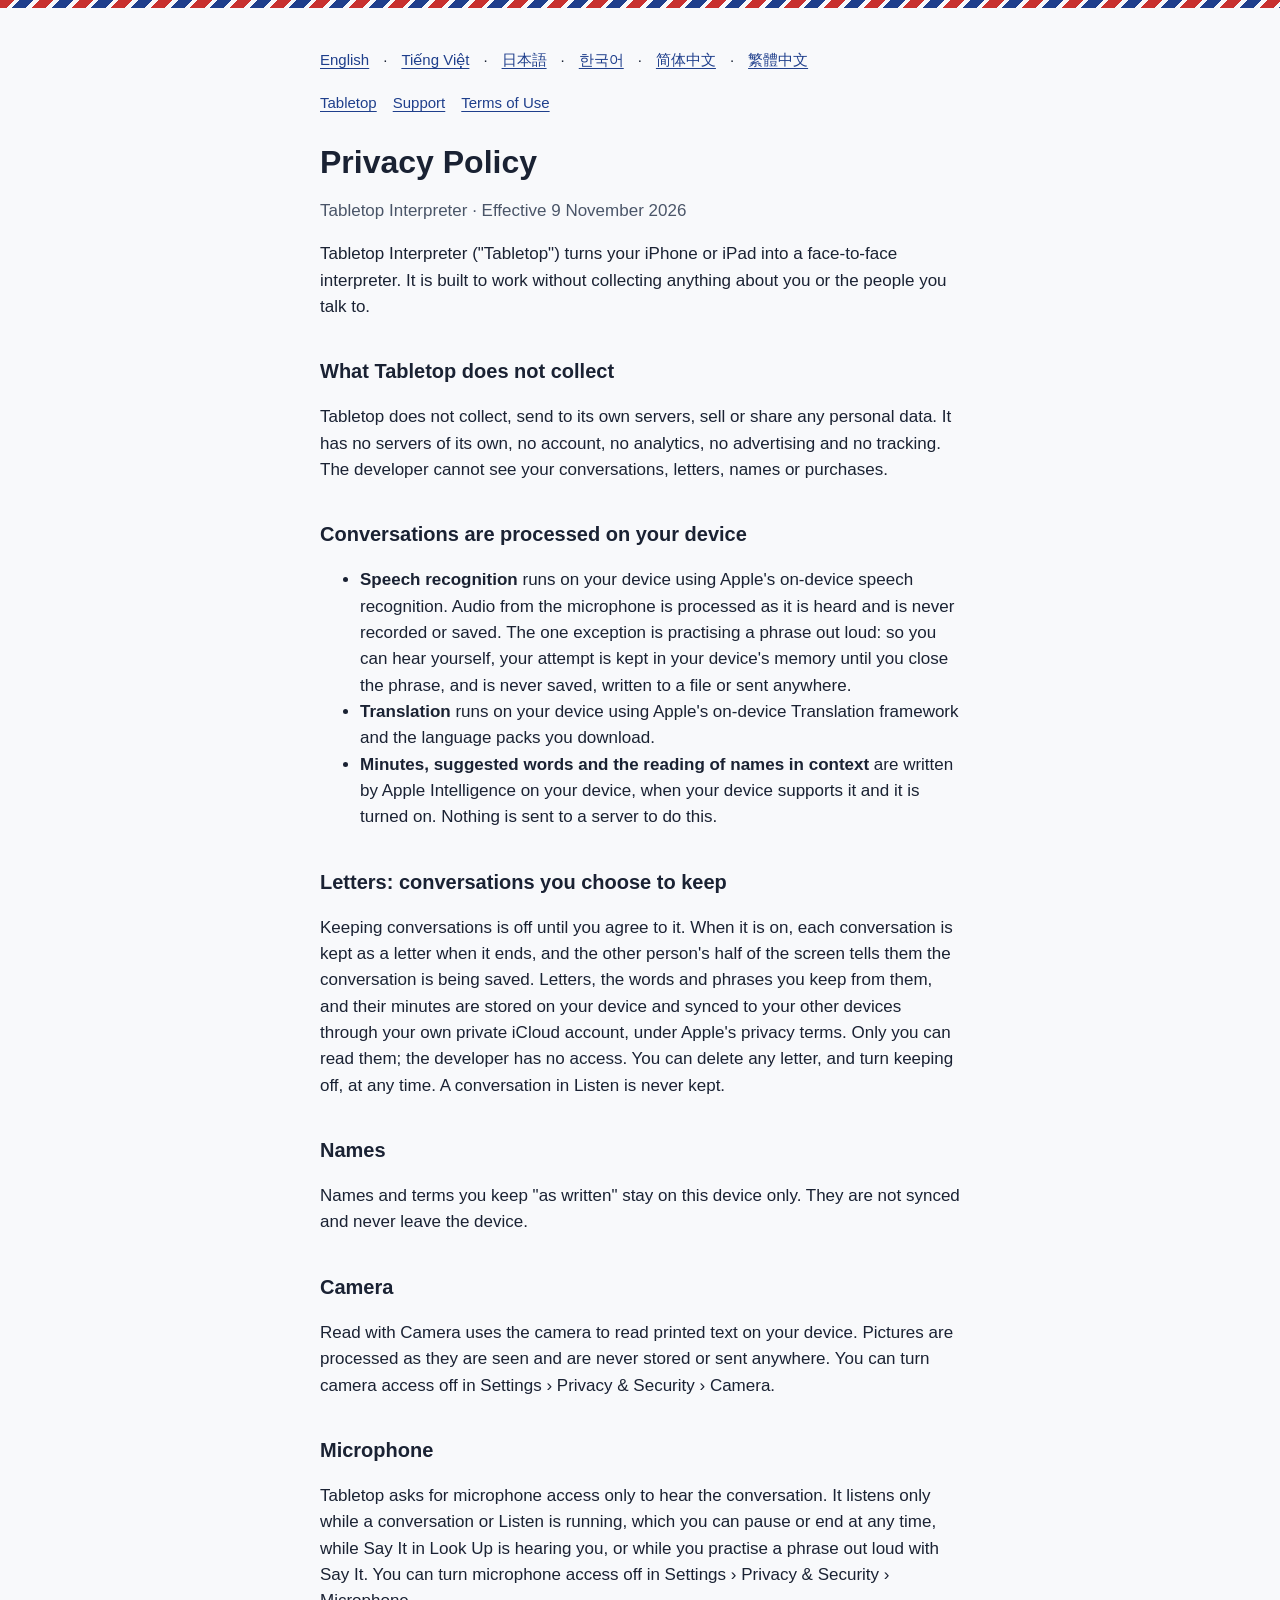
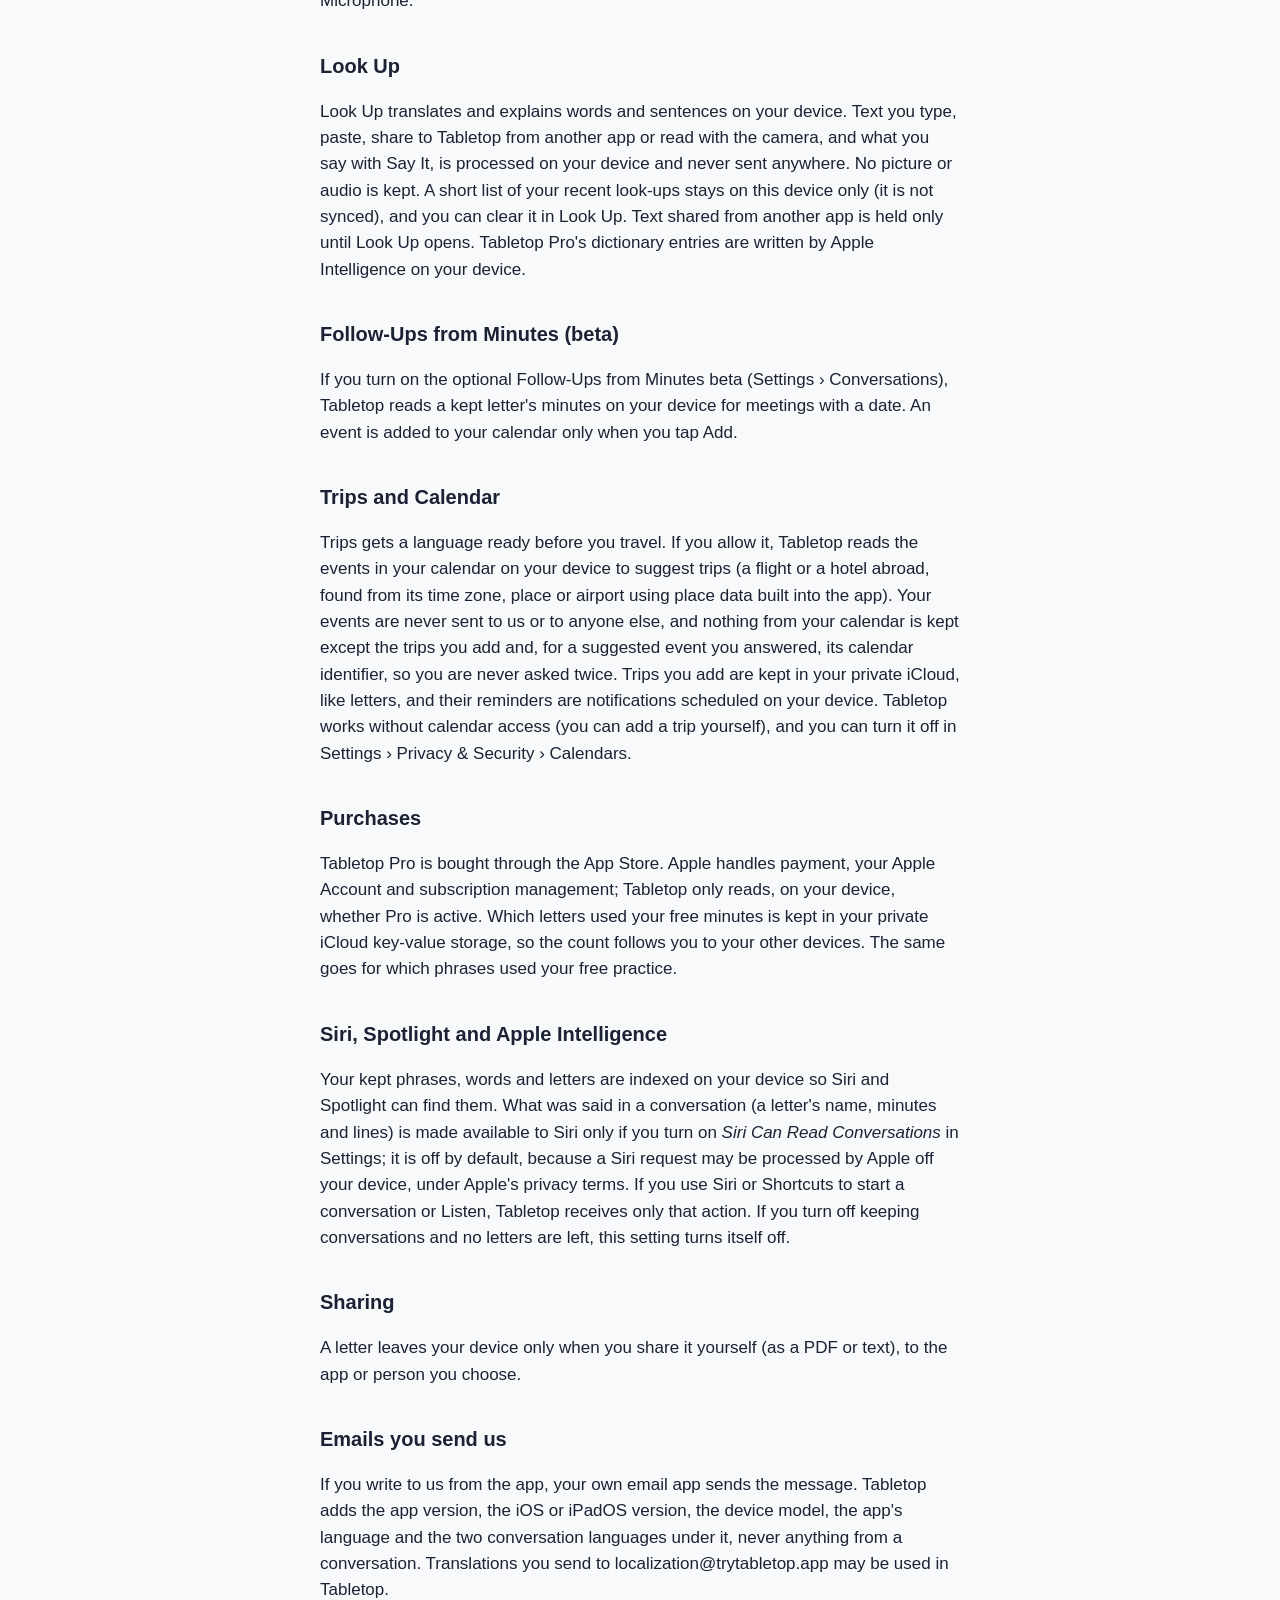
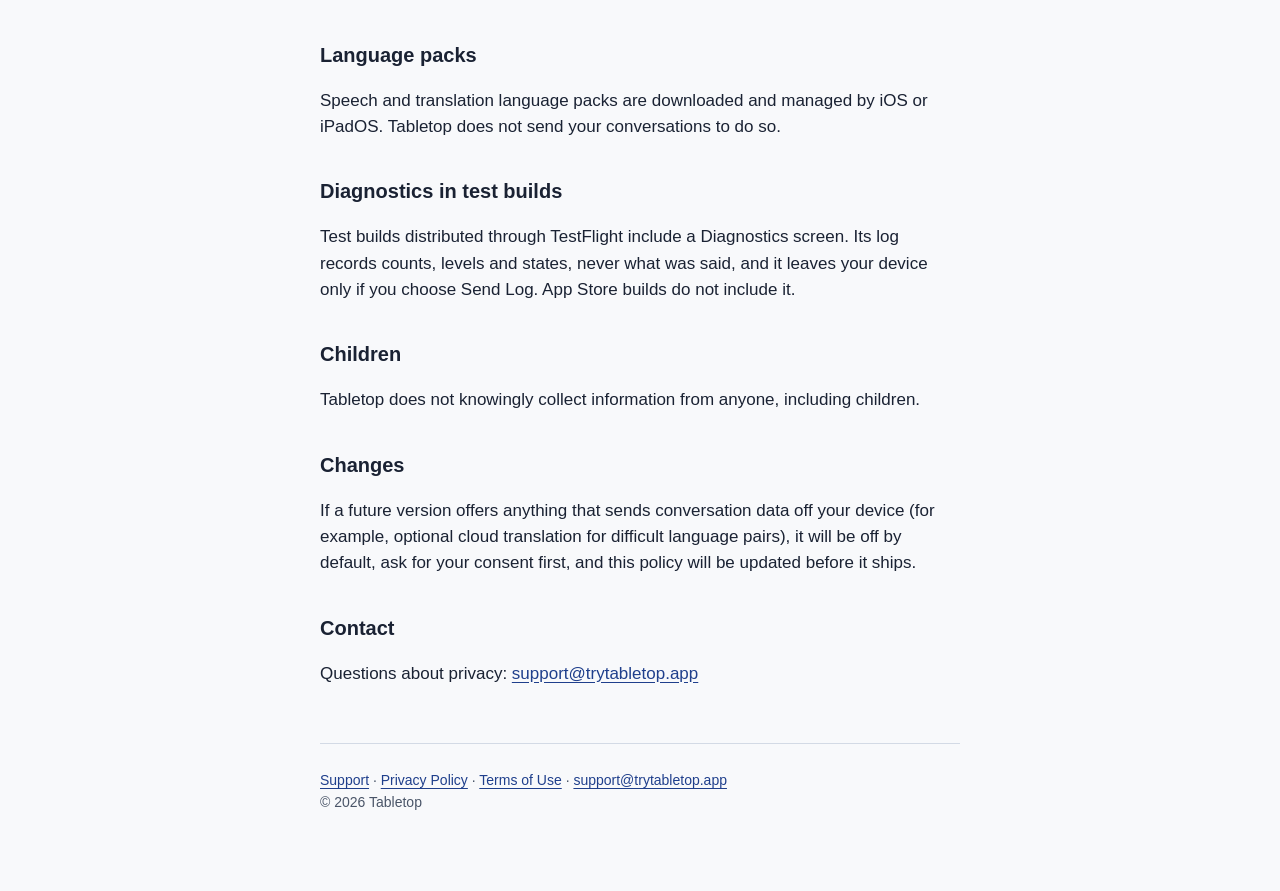
<file: privacy.html>
<!doctype html><html lang="en"><head><meta charset="utf-8"><meta name="viewport" content="width=device-width,initial-scale=1">
<title>Tabletop Interpreter · Privacy Policy</title><meta name="description" content="How Tabletop Interpreter handles your data: everything stays on your device."><link rel="canonical" href="https://trytabletop.app/privacy.html"><link rel="stylesheet" href="style.css"><script>(function(){if(location.hash)return;var m={vi:"vi",ja:"ja",ko:"ko"};var l=(navigator.languages||[navigator.language||""]);for(var i=0;i<l.length;i++){var c=l[i].toLowerCase();if(c.indexOf("en")===0)return;if(c.indexOf("zh")===0){location.replace("#"+(/hant|tw|hk|mo/.test(c)?"zh-Hant":"zh-Hans"));return}var b=c.split("-")[0];if(m[b]){location.replace("#"+m[b]);return}}})();</script></head>
<body><div class="edge"></div><main>
<p class="langs"><a href="#en" lang="en" hreflang="en">English</a> · <a href="#vi" lang="vi" hreflang="vi">Tiếng Việt</a> · <a href="#ja" lang="ja" hreflang="ja">日本語</a> · <a href="#ko" lang="ko" hreflang="ko">한국어</a> · <a href="#zh-Hans" lang="zh-Hans" hreflang="zh-Hans">简体中文</a> · <a href="#zh-Hant" lang="zh-Hant" hreflang="zh-Hant">繁體中文</a></p>
<section class="lang" id="en" lang="en">
<nav><a href="/">Tabletop</a><a href="support.html#en">Support</a><a href="terms.html#en">Terms of Use</a></nav>
<h1>Privacy Policy</h1>
<p class="quiet">Tabletop Interpreter · Effective 9 November 2026</p>

<p>Tabletop Interpreter ("Tabletop") turns your iPhone or iPad into a face-to-face interpreter. It is built to work without collecting anything about you or the people you talk to.</p>

<h2>What Tabletop does not collect</h2>
<p>Tabletop does not collect, send to its own servers, sell or share any personal data. It has no servers of its own, no account, no analytics, no advertising and no tracking. The developer cannot see your conversations, letters, names or purchases.</p>

<h2>Conversations are processed on your device</h2>
<ul>
<li><strong>Speech recognition</strong> runs on your device using Apple's on-device speech recognition. Audio from the microphone is processed as it is heard and is never recorded or saved. The one exception is practising a phrase out loud: so you can hear yourself, your attempt is kept in your device's memory until you close the phrase, and is never saved, written to a file or sent anywhere.</li>
<li><strong>Translation</strong> runs on your device using Apple's on-device Translation framework and the language packs you download.</li>
<li><strong>Minutes, suggested words and the reading of names in context</strong> are written by Apple Intelligence on your device, when your device supports it and it is turned on. Nothing is sent to a server to do this.</li>
</ul>

<h2>Letters: conversations you choose to keep</h2>
<p>Keeping conversations is off until you agree to it. When it is on, each conversation is kept as a letter when it ends, and the other person's half of the screen tells them the conversation is being saved. Letters, the words and phrases you keep from them, and their minutes are stored on your device and synced to your other devices through your own private iCloud account, under Apple's privacy terms. Only you can read them; the developer has no access. You can delete any letter, and turn keeping off, at any time. A conversation in Listen is never kept.</p>

<h2>Names</h2>
<p>Names and terms you keep "as written" stay on this device only. They are not synced and never leave the device.</p>

<h2>Camera</h2>
<p>Read with Camera uses the camera to read printed text on your device. Pictures are processed as they are seen and are never stored or sent anywhere. You can turn camera access off in Settings › Privacy &amp; Security › Camera.</p>

<h2>Microphone</h2>
<p>Tabletop asks for microphone access only to hear the conversation. It listens only while a conversation or Listen is running, which you can pause or end at any time, while Say It in Look Up is hearing you, or while you practise a phrase out loud with Say It. You can turn microphone access off in Settings › Privacy &amp; Security › Microphone.</p>

<h2>Look Up</h2>
<p>Look Up translates and explains words and sentences on your device. Text you type, paste, share to Tabletop from another app or read with the camera, and what you say with Say It, is processed on your device and never sent anywhere. No picture or audio is kept. A short list of your recent look-ups stays on this device only (it is not synced), and you can clear it in Look Up. Text shared from another app is held only until Look Up opens. Tabletop Pro's dictionary entries are written by Apple Intelligence on your device.</p>

<h2>Follow-Ups from Minutes (beta)</h2>
<p>If you turn on the optional Follow-Ups from Minutes beta (Settings › Conversations), Tabletop reads a kept letter's minutes on your device for meetings with a date. An event is added to your calendar only when you tap Add.</p>

<h2>Trips and Calendar</h2>
<p>Trips gets a language ready before you travel. If you allow it, Tabletop reads the events in your calendar on your device to suggest trips (a flight or a hotel abroad, found from its time zone, place or airport using place data built into the app). Your events are never sent to us or to anyone else, and nothing from your calendar is kept except the trips you add and, for a suggested event you answered, its calendar identifier, so you are never asked twice. Trips you add are kept in your private iCloud, like letters, and their reminders are notifications scheduled on your device. Tabletop works without calendar access (you can add a trip yourself), and you can turn it off in Settings › Privacy &amp; Security › Calendars.</p>

<h2>Purchases</h2>
<p>Tabletop Pro is bought through the App Store. Apple handles payment, your Apple Account and subscription management; Tabletop only reads, on your device, whether Pro is active. Which letters used your free minutes is kept in your private iCloud key-value storage, so the count follows you to your other devices. The same goes for which phrases used your free practice.</p>

<h2>Siri, Spotlight and Apple Intelligence</h2>
<p>Your kept phrases, words and letters are indexed on your device so Siri and Spotlight can find them. What was said in a conversation (a letter's name, minutes and lines) is made available to Siri only if you turn on <em>Siri Can Read Conversations</em> in Settings; it is off by default, because a Siri request may be processed by Apple off your device, under Apple's privacy terms. If you use Siri or Shortcuts to start a conversation or Listen, Tabletop receives only that action. If you turn off keeping conversations and no letters are left, this setting turns itself off.</p>

<h2>Sharing</h2>
<p>A letter leaves your device only when you share it yourself (as a PDF or text), to the app or person you choose.</p>

<h2>Emails you send us</h2>
<p>If you write to us from the app, your own email app sends the message. Tabletop adds the app version, the iOS or iPadOS version, the device model, the app's language and the two conversation languages under it, never anything from a conversation. Translations you send to localization@trytabletop.app may be used in Tabletop.</p>
<h2>Language packs</h2>
<p>Speech and translation language packs are downloaded and managed by iOS or iPadOS. Tabletop does not send your conversations to do so.</p>

<h2>Diagnostics in test builds</h2>
<p>Test builds distributed through TestFlight include a Diagnostics screen. Its log records counts, levels and states, never what was said, and it leaves your device only if you choose Send Log. App Store builds do not include it.</p>

<h2>Children</h2>
<p>Tabletop does not knowingly collect information from anyone, including children.</p>

<h2>Changes</h2>
<p>If a future version offers anything that sends conversation data off your device (for example, optional cloud translation for difficult language pairs), it will be off by default, ask for your consent first, and this policy will be updated before it ships.</p>

<h2>Contact</h2>
<p>Questions about privacy: <a href="mailto:support@trytabletop.app">support@trytabletop.app</a></p>
<footer class="quiet"><p><a href="support.html#en">Support</a> · <a href="privacy.html#en">Privacy Policy</a> · <a href="terms.html#en">Terms of Use</a> · <a href="mailto:support@trytabletop.app">support@trytabletop.app</a><br>© 2026 Tabletop</p></footer>
</section>
<section class="lang" id="vi" lang="vi">
<nav><a href="/vi/">Tabletop</a><a href="support.html#vi">Hỗ trợ</a><a href="terms.html#vi">Điều khoản sử dụng</a></nav>
<h1>Chính sách quyền riêng tư</h1>
<p class="quiet">Tabletop Interpreter · Có hiệu lực từ 9 tháng 11 năm 2026</p>

<p>Tabletop Interpreter ("Tabletop") biến iPhone hay iPad của bạn thành phiên dịch viên khi nói chuyện trực tiếp. Ứng dụng được làm ra để hoạt động mà không thu thập bất cứ thông tin nào về bạn hay người bạn đang nói chuyện.</p>

<h2>Tabletop không thu thập gì</h2>
<p>Tabletop không thu thập, không gửi về máy chủ riêng, không bán và không chia sẻ bất kỳ dữ liệu cá nhân nào. Tabletop không có máy chủ riêng, không có tài khoản, không phân tích, không quảng cáo và không theo dõi. Nhà phát triển không thể xem cuộc trò chuyện, thư, tên riêng hay giao dịch mua của bạn.</p>

<h2>Cuộc trò chuyện được xử lý trên thiết bị</h2>
<ul>
<li><strong>Nhận dạng giọng nói</strong> chạy trên thiết bị bằng công nghệ nhận dạng giọng nói trên thiết bị của Apple. Âm thanh từ micrô được xử lý ngay khi nghe và không bao giờ được ghi âm hay lưu lại. Ngoại lệ duy nhất là khi bạn luyện nói một câu mẫu: để bạn nghe lại mình, lần nói đó được giữ trong bộ nhớ thiết bị cho đến khi bạn đóng câu mẫu, và không bao giờ được lưu, ghi ra tệp hay gửi đi đâu.</li>
<li><strong>Dịch</strong> chạy trên thiết bị bằng Translation của Apple và các gói ngôn ngữ bạn tải về.</li>
<li><strong>Biên bản, gợi ý từ và việc nhận biết tên riêng theo ngữ cảnh</strong> do Apple Intelligence thực hiện trên thiết bị, khi thiết bị hỗ trợ và tính năng này đang bật. Không có gì được gửi lên máy chủ để làm việc này.</li>
</ul>

<h2>Thư: những cuộc trò chuyện bạn chọn lưu</h2>
<p>Việc lưu cuộc trò chuyện tắt cho đến khi bạn đồng ý. Khi bật, mỗi cuộc trò chuyện được lưu thành một lá thư khi kết thúc, và nửa màn hình của người đối diện báo cho họ biết cuộc trò chuyện đang được lưu. Thư, các từ và cụm từ bạn giữ lại, và biên bản được lưu trên thiết bị và đồng bộ sang các thiết bị khác của bạn qua tài khoản iCloud riêng của bạn, theo điều khoản quyền riêng tư của Apple. Chỉ bạn đọc được; nhà phát triển không truy cập được. Bạn có thể xóa bất kỳ lá thư nào và tắt việc lưu bất cứ lúc nào. Chế độ Nghe không bao giờ được lưu.</p>

<h2>Tên riêng</h2>
<p>Tên và thuật ngữ bạn giữ "nguyên văn" chỉ ở trên thiết bị này. Chúng không được đồng bộ và không rời khỏi thiết bị.</p>

<h2>Camera</h2>
<p>Đọc bằng Camera dùng camera để đọc chữ in trên thiết bị. Hình ảnh được xử lý ngay khi nhìn thấy, không bao giờ được lưu hay gửi đi. Bạn có thể tắt quyền camera trong Cài đặt › Quyền riêng tư &amp; Bảo mật › Camera.</p>

<h2>Micrô</h2>
<p>Tabletop chỉ xin quyền dùng micrô để nghe cuộc trò chuyện, và chỉ nghe khi cuộc trò chuyện hoặc chế độ Nghe đang chạy, khi bạn dùng Nói trong Tra từ, hoặc khi bạn luyện nói một câu mẫu bằng Nói. Bạn có thể tạm dừng hoặc kết thúc bất cứ lúc nào, và tắt quyền micrô trong Cài đặt › Quyền riêng tư &amp; Bảo mật › Micrô.</p>

<h2>Tra từ</h2>
<p>Tra từ dịch và giải thích từ và câu ngay trên thiết bị. Chữ bạn gõ, dán, chia sẻ sang Tabletop từ ứng dụng khác hay đọc bằng camera, và những gì bạn nói bằng Nói, đều được xử lý trên thiết bị và không bao giờ được gửi đi đâu. Không hình ảnh hay âm thanh nào được giữ lại. Một danh sách ngắn những lần tra gần đây chỉ nằm trên thiết bị này (không đồng bộ), và bạn có thể xoá nó trong Tra từ. Chữ được chia sẻ từ ứng dụng khác chỉ được giữ đến khi Tra từ mở ra. Mục từ điển của Tabletop Pro do Apple Intelligence viết ngay trên thiết bị.</p>

<h2>Việc tiếp theo từ biên bản (thử nghiệm)</h2>
<p>Nếu bạn bật bản thử nghiệm Việc tiếp theo từ biên bản (Cài đặt › Cuộc trò chuyện), Tabletop đọc biên bản của một lá thư đã lưu ngay trên thiết bị để tìm các cuộc hẹn có ngày cụ thể. Sự kiện chỉ được thêm vào Lịch khi bạn chạm Thêm.</p>

<h2>Chuyến đi và Lịch</h2>
<p>Chuyến đi giúp chuẩn bị sẵn ngôn ngữ trước khi bạn đi. Nếu bạn cho phép, Tabletop đọc các sự kiện trong lịch ngay trên thiết bị để gợi ý chuyến đi (một chuyến bay hay khách sạn ở nước ngoài, nhận ra từ múi giờ, địa điểm hoặc sân bay nhờ dữ liệu địa danh có sẵn trong ứng dụng). Sự kiện của bạn không bao giờ được gửi cho chúng tôi hay bất kỳ ai, và từ lịch chỉ có các chuyến đi bạn thêm được lưu lại, cùng mã nhận dạng của sự kiện được gợi ý mà bạn đã trả lời, để bạn không bị hỏi lại. Các chuyến đi bạn thêm được lưu trong iCloud riêng của bạn, giống như thư, và lời nhắc là thông báo được lên lịch ngay trên thiết bị. Tabletop vẫn dùng được khi không có quyền truy cập lịch (bạn có thể tự thêm chuyến đi), và bạn có thể tắt quyền này trong Cài đặt › Quyền riêng tư &amp; Bảo mật › Lịch.</p>

<h2>Mua hàng</h2>
<p>Tabletop Pro được mua qua App Store. Apple xử lý thanh toán, Tài khoản Apple và việc quản lý gói đăng ký; Tabletop chỉ kiểm tra trên thiết bị xem Pro có đang hoạt động hay không. Danh sách các lá thư đã dùng lượt biên bản miễn phí được lưu trong bộ nhớ khóa-giá trị iCloud riêng của bạn, để số lượt đi theo bạn sang các thiết bị khác. Các câu mẫu đã dùng lượt luyện nói miễn phí cũng vậy.</p>

<h2>Siri, Spotlight và Apple Intelligence</h2>
<p>Các cụm từ, từ và thư bạn giữ được lập chỉ mục trên thiết bị để Siri và Spotlight tìm thấy. Nội dung cuộc trò chuyện (tên thư, biên bản và các câu) chỉ được cung cấp cho Siri nếu bạn bật <em>Siri có thể đọc cuộc trò chuyện</em> trong Cài đặt; tùy chọn này tắt theo mặc định, vì yêu cầu Siri có thể được Apple xử lý ngoài thiết bị, theo điều khoản quyền riêng tư của Apple. Khi bạn dùng Siri hoặc Phím tắt để bắt đầu cuộc trò chuyện hay chế độ Nghe, Tabletop chỉ nhận thao tác đó. Nếu bạn tắt việc lưu cuộc trò chuyện và không còn lá thư nào, tùy chọn này sẽ tự tắt.</p>

<h2>Chia sẻ</h2>
<p>Một lá thư chỉ rời khỏi thiết bị khi chính bạn chia sẻ nó (dạng PDF hoặc văn bản), tới ứng dụng hay người bạn chọn.</p>

<h2>Thư bạn gửi cho chúng tôi</h2>
<p>Nếu bạn viết cho chúng tôi từ ứng dụng, ứng dụng email của bạn sẽ gửi thư. Tabletop thêm phiên bản ứng dụng, phiên bản iOS hoặc iPadOS, đời thiết bị, ngôn ngữ của ứng dụng và hai ngôn ngữ của cuộc trò chuyện vào cuối thư, không bao giờ kèm nội dung cuộc trò chuyện. Bản dịch bạn gửi tới localization@trytabletop.app có thể được dùng trong Tabletop.</p>
<h2>Gói ngôn ngữ</h2>
<p>Các gói giọng nói và dịch do iOS hoặc iPadOS tải về và quản lý. Tabletop không gửi cuộc trò chuyện của bạn đi để làm việc này.</p>

<h2>Chẩn đoán trong bản thử nghiệm</h2>
<p>Bản thử nghiệm phát hành qua TestFlight có màn hình Chẩn đoán. Nhật ký của nó chỉ ghi số đếm, mức độ và trạng thái, không bao giờ ghi nội dung được nói, và chỉ rời khỏi thiết bị khi bạn chọn Gửi nhật ký. Bản trên App Store không có màn hình này.</p>

<h2>Trẻ em</h2>
<p>Tabletop không cố ý thu thập thông tin từ bất kỳ ai, kể cả trẻ em.</p>

<h2>Thay đổi</h2>
<p>Nếu phiên bản sau có tính năng gửi dữ liệu cuộc trò chuyện ra khỏi thiết bị (ví dụ dịch qua đám mây cho các cặp ngôn ngữ khó), tính năng đó sẽ tắt theo mặc định, hỏi ý bạn trước, và chính sách này sẽ được cập nhật trước khi phát hành.</p>

<h2>Liên hệ</h2>
<p><a href="mailto:support@trytabletop.app">support@trytabletop.app</a></p>
<footer class="quiet"><p><a href="support.html#vi">Hỗ trợ</a> · <a href="privacy.html#vi">Chính sách quyền riêng tư</a> · <a href="terms.html#vi">Điều khoản sử dụng</a> · <a href="mailto:support@trytabletop.app">support@trytabletop.app</a><br>© 2026 Tabletop</p></footer>
</section>
<section class="lang" id="ja" lang="ja">
<nav><a href="/ja/">Tabletop</a><a href="support.html#ja">サポート</a><a href="terms.html#ja">利用規約</a></nav>
<h1>プライバシーポリシー</h1>
<p class="quiet">Tabletop Interpreter · 2026年11月9日発効</p>

<p>Tabletop Interpreter（以下「Tabletop」）は、お使いのiPhoneやiPadを対面の通訳者に変えるアプリです。お客様やお客様が話す相手について、何も収集せずに動作するよう設計されています。</p>

<h2>Tabletopが収集しないもの</h2>
<p>Tabletopは、いかなる個人データも収集せず、独自のサーバーに送信せず、販売も共有もしません。独自のサーバー、アカウント、解析、広告、トラッキングはいずれもありません。開発者がお客様の会話、レター、名前、購入内容を見ることはできません。</p>

<h2>会話はお使いの端末上で処理されます</h2>
<ul>
<li><strong>音声認識</strong>は、Appleのオンデバイス音声認識を使用して、お使いの端末上で行われます。マイクからの音声は聞き取ると同時に処理され、録音や保存されることはありません。唯一の例外はフレーズを声に出して練習するときで、自分の声を聞けるよう、その発話はフレーズを閉じるまで端末のメモリにのみ保持され、保存やファイルへの書き出し、外部への送信は一切行われません。</li>
<li><strong>翻訳</strong>は、AppleのオンデバイスTranslationフレームワークと、お客様がダウンロードした言語パックを使用して、お使いの端末上で行われます。</li>
<li><strong>議事メモ、単語の提案、文脈に応じた名前の読み取り</strong>は、お使いの端末が対応し、かつ機能がオンになっている場合に、端末上のApple Intelligenceによって作成されます。そのためにサーバーへ何かが送信されることはありません。</li>
</ul>

<h2>レター：保存を選んだ会話</h2>
<p>会話の保存は、お客様が同意するまでオフです。オンの場合、各会話は終了時にレターとして保存され、会話が保存されていることが画面の相手側に表示されます。レター、そこから保存した単語とフレーズ、およびその議事メモは、お使いの端末に保存され、Appleのプライバシー条件のもと、お客様ご自身の非公開のiCloudアカウントを通じてお客様の他の端末と同期されます。これらを読めるのはお客様だけであり、開発者はアクセスできません。レターはいつでも削除でき、保存もいつでもオフにできます。「聞き取る」での会話は保存されません。</p>

<h2>名前</h2>
<p>「そのまま」保持するよう指定した名前や用語は、この端末にのみ保存されます。同期されることはなく、端末の外に出ることはありません。</p>

<h2>カメラ</h2>
<p>「カメラで読む」は、カメラを使用して、印刷された文字をお使いの端末上で読み取ります。画像は映った時点で処理され、保存されることもどこかへ送信されることもありません。カメラへのアクセスは、「設定」›「プライバシーとセキュリティ」›「カメラ」でオフにできます。</p>

<h2>マイク</h2>
<p>Tabletopがマイクへのアクセスを求めるのは、会話を聞き取るためだけです。会話または「聞き取る」の実行中、「調べる」で「話す」を使っている間、そしてフレーズを「話す」で声に出して練習している間にのみ聞き取りを行い、いつでも一時停止または終了できます。マイクへのアクセスは、「設定」›「プライバシーとセキュリティ」›「マイク」でオフにできます。</p>

<h2>調べる</h2>
<p>「調べる」は、単語や文をお使いの端末上で翻訳し、説明します。入力やペーストした文字、ほかのアプリからTabletopに共有した文字、カメラで読み取った文字、そして「話す」で話した内容は、端末上で処理され、どこにも送信されません。画像や音声は保存されません。最近調べた項目の短いリストはこの端末にのみ保存され（同期されません）、「調べる」の中で消去できます。ほかのアプリから共有された文字は、「調べる」が開くまでの間だけ保持されます。Tabletop Proの辞書項目は、端末上のApple Intelligenceが作成します。</p>

<h2>議事メモからのフォローアップ（ベータ）</h2>
<p>任意の「議事メモからのフォローアップ」ベータをオンにすると（設定 › 会話）、Tabletopは保存したレターの議事メモを端末上で読み、日付のある予定を探します。カレンダーに予定が追加されるのは、「追加」をタップしたときだけです。</p>

<h2>旅行とカレンダー</h2>
<p>「旅行」は、出発前に言語を準備する機能です。許可すると、Tabletopは旅行を提案するために、端末上でカレンダーのイベントを読み取ります（海外のフライトやホテルを、アプリに組み込まれた地名データを使って、タイムゾーン、場所、空港から見つけます）。イベントが開発者や第三者に送信されることはなく、カレンダーから保存されるのは、追加した旅行と、二度尋ねないために回答済みの提案イベントの識別子だけです。追加した旅行はレターと同じくお客様のプライベートなiCloudに保存され、そのリマインダーは端末上で予定される通知です。Tabletopはカレンダーへのアクセスなしでも使えます（旅行は自分で追加できます）。アクセスは「設定」›「プライバシーとセキュリティ」›「カレンダー」でオフにできます。</p>

<h2>購入</h2>
<p>Tabletop ProはApp Storeを通じて購入します。支払い、Appleアカウント、サブスクリプションの管理はAppleが行い、Tabletopは、Proが有効かどうかをお使いの端末上で読み取るだけです。無料の議事メモをどのレターに使用したかは、お客様の非公開のiCloudキー値ストレージに保存されるため、その回数はお客様の他の端末にも引き継がれます。無料の発音練習をどのフレーズに使用したかも同様です。</p>

<h2>Siri、Spotlight、Apple Intelligence</h2>
<p>保存したフレーズ、単語、レターは、SiriとSpotlightで見つけられるよう、お使いの端末上でインデックス化されます。会話で話された内容（レターの名前、議事メモ、各発言）がSiriで利用できるようになるのは、設定で<em>Siriが会話を読めるようにする</em>をオンにした場合だけです。Siriへのリクエストは、Appleのプライバシー条件のもと、Appleによって端末外で処理されることがあるため、この設定はデフォルトでオフになっています。SiriやショートカットでTabletopの会話や「聞き取る」を開始した場合、Tabletopが受け取るのはその操作だけです。会話の保存をオフにし、レターが1件も残っていない場合、この設定は自動的にオフになります。</p>

<h2>共有</h2>
<p>レターがお使いの端末の外に出るのは、お客様ご自身が（PDFまたはテキストとして）共有し、選んだアプリや相手に送る場合だけです。</p>

<h2>お客様から届くメール</h2>
<p>アプリから私たちにご連絡いただく場合、メッセージはお客様ご自身のメールアプリから送信されます。Tabletopは、その下にアプリのバージョン、iOSまたはiPadOSのバージョン、端末のモデル、アプリの言語、会話の2つの言語を添えますが、会話の内容が含まれることはありません。localization@trytabletop.app にお送りいただいた翻訳は、Tabletopで使用されることがあります。</p>
<h2>言語パック</h2>
<p>音声と翻訳の言語パックは、iOSまたはiPadOSによってダウンロードおよび管理されます。Tabletopがそのためにお客様の会話を送信することはありません。</p>

<h2>テストビルドの診断機能</h2>
<p>TestFlightで配布されるテストビルドには、診断画面が含まれます。そのログに記録されるのは回数、レベル、状態だけで、話された内容は記録されません。また、お客様が「ログを送信」を選んだ場合にのみ端末の外に出ます。App Storeで配布されるビルドには含まれません。</p>

<h2>お子様</h2>
<p>Tabletopは、お子様を含め、どなたからも故意に情報を収集することはありません。</p>

<h2>変更</h2>
<p>今後のバージョンで、会話データを端末の外に送信する機能（たとえば、難しい言語の組み合わせ向けの任意のクラウド翻訳）を提供する場合、その機能はデフォルトでオフとし、事前にお客様の同意を求め、提供開始前に本ポリシーを更新します。</p>

<h2>お問い合わせ</h2>
<p>プライバシーに関するご質問：<a href="mailto:support@trytabletop.app">support@trytabletop.app</a></p>
<footer class="quiet"><p><a href="support.html#ja">サポート</a> · <a href="privacy.html#ja">プライバシーポリシー</a> · <a href="terms.html#ja">利用規約</a> · <a href="mailto:support@trytabletop.app">support@trytabletop.app</a><br>© 2026 Tabletop</p></footer>
</section>
<section class="lang" id="ko" lang="ko">
<nav><a href="/ko/">Tabletop</a><a href="support.html#ko">지원</a><a href="terms.html#ko">이용 약관</a></nav>
<h1>개인정보 처리방침</h1>
<p class="quiet">Tabletop Interpreter · 시행일 2026년 11월 9일</p>

<p>Tabletop Interpreter("Tabletop")는 사용자의 iPhone이나 iPad를 대면 통역기로 만들어 줍니다. Tabletop은 사용자나 사용자가 대화하는 사람들에 관한 어떠한 정보도 수집하지 않고 작동하도록 만들어졌습니다.</p>

<h2>Tabletop이 수집하지 않는 정보</h2>
<p>Tabletop은 어떠한 개인정보도 수집하거나, 자체 서버로 전송하거나, 판매하거나, 공유하지 않습니다. Tabletop에는 자체 서버, 계정, 분석, 광고, 추적이 없습니다. 개발자는 사용자의 대화, 편지, 이름 또는 구입 내역을 볼 수 없습니다.</p>

<h2>대화는 기기에서 처리됩니다</h2>
<ul>
<li><strong>음성 인식</strong>은 Apple의 온디바이스 음성 인식을 사용하여 기기에서 실행됩니다. 마이크의 오디오는 들리는 즉시 처리되며 녹음되거나 저장되지 않습니다. 유일한 예외는 문구를 소리 내어 연습할 때로, 내 목소리를 다시 들을 수 있도록 그 발화는 문구를 닫을 때까지 기기의 메모리에만 보관되며 저장되거나 파일로 기록되거나 어디로도 전송되지 않습니다.</li>
<li><strong>번역</strong>은 Apple의 온디바이스 Translation 프레임워크와 사용자가 다운로드한 언어 팩을 사용하여 기기에서 실행됩니다.</li>
<li><strong>회의록, 추천 단어, 문맥에 따른 이름 판단</strong>은 기기가 Apple Intelligence를 지원하고 이 기능이 켜져 있는 경우 기기에서 Apple Intelligence가 작성합니다. 이를 위해 서버로 전송되는 것은 없습니다.</li>
</ul>

<h2>편지: 사용자가 보관하기로 선택한 대화</h2>
<p>대화 보관은 사용자가 동의하기 전까지 꺼져 있습니다. 켜져 있으면 각 대화는 끝날 때 편지로 보관되며, 상대방 쪽 화면 절반에 대화가 저장되고 있다는 사실이 표시됩니다. 편지, 편지에서 저장한 단어와 문구, 그리고 회의록은 기기에 저장되며 Apple의 개인정보 보호 약관에 따라 사용자 본인의 비공개 iCloud 계정을 통해 사용자의 다른 기기와 동기화됩니다. 이를 읽을 수 있는 사람은 사용자 본인뿐이며, 개발자는 접근할 수 없습니다. 사용자는 언제든지 편지를 삭제하고 보관 기능을 끌 수 있습니다. 듣기 중의 대화는 절대 보관되지 않습니다.</p>

<h2>이름</h2>
<p>"쓴 그대로" 보관하는 이름과 용어는 이 기기에만 남습니다. 동기화되지 않으며 기기 밖으로 나가지 않습니다.</p>

<h2>카메라</h2>
<p>카메라로 읽기는 카메라를 사용하여 기기에서 인쇄된 텍스트를 읽습니다. 이미지는 보이는 즉시 처리되며 저장되거나 어디로도 전송되지 않습니다. 설정 › 개인정보 보호 및 보안 › 카메라에서 카메라 접근을 끌 수 있습니다.</p>

<h2>마이크</h2>
<p>Tabletop은 대화를 듣기 위해서만 마이크 접근을 요청합니다. 대화나 듣기가 실행 중일 때, 찾아보기에서 말하기를 사용하는 동안, 그리고 말하기로 문구를 소리 내어 연습하는 동안에만 들으며, 사용자는 언제든지 이를 일시 정지하거나 종료할 수 있습니다. 설정 › 개인정보 보호 및 보안 › 마이크에서 마이크 접근을 끌 수 있습니다.</p>

<h2>찾아보기</h2>
<p>찾아보기는 단어와 문장을 기기에서 번역하고 설명합니다. 입력하거나 붙여넣은 텍스트, 다른 앱에서 Tabletop으로 공유한 텍스트, 카메라로 읽은 텍스트, 그리고 말하기로 말한 내용은 기기에서 처리되며 어디로도 전송되지 않습니다. 이미지나 오디오는 보관되지 않습니다. 최근 찾아본 항목의 짧은 목록은 이 기기에만 남으며(동기화되지 않음), 찾아보기에서 지울 수 있습니다. 다른 앱에서 공유한 텍스트는 찾아보기가 열릴 때까지만 보관됩니다. Tabletop Pro의 사전 항목은 기기의 Apple Intelligence가 작성합니다.</p>

<h2>회의록의 후속 일정(베타)</h2>
<p>선택 사항인 회의록의 후속 일정 베타를 켜면(설정 › 대화), Tabletop은 보관한 편지의 회의록을 기기에서 읽어 날짜가 있는 약속을 찾습니다. 캘린더에 이벤트가 추가되는 것은 사용자가 추가를 탭할 때뿐입니다.</p>

<h2>여행과 캘린더</h2>
<p>여행은 떠나기 전에 언어를 준비해 줍니다. 허용하면 Tabletop은 여행을 제안하기 위해 기기에서 캘린더의 이벤트를 읽습니다(해외 항공편이나 호텔을 앱에 내장된 지명 데이터로 시간대, 장소, 공항을 보고 찾습니다). 이벤트는 개발자나 다른 누구에게도 전송되지 않으며, 캘린더에서 저장되는 것은 추가한 여행과, 다시 묻지 않도록 답한 제안 이벤트의 식별자뿐입니다. 추가한 여행은 편지처럼 사용자의 개인 iCloud에 보관되고, 여행 알림은 기기에서 예약되는 알림입니다. Tabletop은 캘린더 접근 없이도 사용할 수 있으며(여행을 직접 추가할 수 있습니다), 설정 › 개인정보 보호 및 보안 › 캘린더에서 접근을 끌 수 있습니다.</p>

<h2>구입</h2>
<p>Tabletop Pro는 App Store를 통해 구입합니다. 결제, Apple 계정 및 구독 관리는 Apple이 처리하며, Tabletop은 Pro가 활성화되어 있는지 여부만 기기에서 확인합니다. 어떤 편지에 무료 회의록을 사용했는지는 사용자의 비공개 iCloud 키-값 저장소에 보관되므로, 사용 횟수가 사용자의 다른 기기에도 그대로 이어집니다. 무료 말하기 연습을 어떤 문구에 사용했는지도 마찬가지입니다.</p>

<h2>Siri, Spotlight 및 Apple Intelligence</h2>
<p>사용자가 보관한 문구, 단어, 편지는 Siri와 Spotlight가 찾을 수 있도록 기기에서 색인됩니다. 대화에서 나눈 말(편지의 이름, 회의록, 문장)은 사용자가 설정에서 <em>Siri가 대화 읽기 허용</em>을 켠 경우에만 Siri에 제공됩니다. Siri 요청은 Apple의 개인정보 보호 약관에 따라 기기 밖에서 Apple이 처리할 수 있으므로 이 설정은 기본적으로 꺼져 있습니다. Siri나 단축어를 사용하여 대화나 듣기를 시작하면 Tabletop은 그 동작만 전달받습니다. 대화 보관을 끄고 남은 편지가 없으면 이 설정은 자동으로 꺼집니다.</p>

<h2>공유</h2>
<p>편지는 사용자가 직접 (PDF 또는 텍스트로) 공유할 때에만, 사용자가 선택한 앱이나 사람에게 기기 밖으로 나갑니다.</p>

<h2>사용자가 보내는 이메일</h2>
<p>앱에서 문의하면 사용자 본인의 이메일 앱이 메시지를 보냅니다. Tabletop은 메시지 아래에 앱 버전, iOS 또는 iPadOS 버전, 기기 모델, 앱 언어 및 대화의 두 언어를 추가하며, 대화 내용은 절대 추가하지 않습니다. localization@trytabletop.app으로 보내 주신 번역은 Tabletop에 사용될 수 있습니다.</p>
<h2>언어 팩</h2>
<p>음성 및 번역 언어 팩은 iOS 또는 iPadOS가 다운로드하고 관리합니다. Tabletop은 이를 위해 사용자의 대화를 전송하지 않습니다.</p>

<h2>테스트 빌드의 진단</h2>
<p>TestFlight를 통해 배포되는 테스트 빌드에는 진단 화면이 포함되어 있습니다. 이 로그는 횟수, 수준 및 상태만 기록하고 대화에서 나눈 말은 절대 기록하지 않으며, 사용자가 로그 보내기를 선택한 경우에만 기기 밖으로 나갑니다. App Store 빌드에는 포함되어 있지 않습니다.</p>

<h2>아동</h2>
<p>Tabletop은 아동을 포함한 누구로부터도 고의로 정보를 수집하지 않습니다.</p>

<h2>변경 사항</h2>
<p>향후 버전에서 대화 데이터를 기기 밖으로 전송하는 기능(예: 어려운 언어 쌍을 위한 선택적 클라우드 번역)을 제공하는 경우, 해당 기능은 기본적으로 꺼져 있고, 먼저 사용자의 동의를 구하며, 출시 전에 본 방침을 업데이트합니다.</p>

<h2>문의</h2>
<p>개인정보 보호 관련 문의: <a href="mailto:support@trytabletop.app">support@trytabletop.app</a></p>
<footer class="quiet"><p><a href="support.html#ko">지원</a> · <a href="privacy.html#ko">개인정보 처리방침</a> · <a href="terms.html#ko">이용 약관</a> · <a href="mailto:support@trytabletop.app">support@trytabletop.app</a><br>© 2026 Tabletop</p></footer>
</section>
<section class="lang" id="zh-Hans" lang="zh-Hans">
<nav><a href="/zh-hans/">Tabletop</a><a href="support.html#zh-Hans">支持</a><a href="terms.html#zh-Hans">使用条款</a></nav>
<h1>隐私政策</h1>
<p class="quiet">Tabletop Interpreter · 2026年11月9日生效</p>

<p>Tabletop Interpreter（以下简称“Tabletop”）可将你的 iPhone 或 iPad 变成面对面的口译员。它的设计初衷是在不收集任何关于你或与你交谈之人的信息的情况下工作。</p>

<h2>Tabletop 不收集的内容</h2>
<p>Tabletop 不收集、不向自己的服务器发送、不出售也不共享任何个人数据。它没有自己的服务器，没有账户，没有分析，没有广告，也没有跟踪。开发者无法看到你的对话、信件、名称或购买记录。</p>

<h2>对话在你的设备上处理</h2>
<ul>
<li><strong>语音识别</strong>使用 Apple 的设备端语音识别在你的设备上运行。来自麦克风的音频在听到的同时即被处理，绝不会被录制或保存。唯一的例外是大声练习短语时：为了让你听听自己，这次发音只保留在设备内存中，直到你关闭该短语，绝不会被保存、写入文件或发送到任何地方。</li>
<li><strong>翻译</strong>使用 Apple 的设备端翻译框架和你下载的语言包在你的设备上运行。</li>
<li><strong>会议纪要、建议单词以及结合上下文对名称的判读</strong>由你设备上的 Apple 智能撰写，前提是你的设备支持且已开启该功能。此过程不会向任何服务器发送内容。</li>
</ul>

<h2>信件：你选择保存的对话</h2>
<p>在你同意之前，保存对话处于关闭状态。开启后，每段对话会在结束时保存为一封信件，同时对方那一半屏幕会告知对方这段对话正在被保存。信件、你从中保存的单词和短语以及它们的会议纪要存储在你的设备上，并在 Apple 的隐私条款下，通过你自己的私有 iCloud 账户同步到你的其他设备。只有你能阅读它们；开发者无权访问。你可以随时删除任何信件，也可以随时关闭保存功能。“收听”中的对话从不保存。</p>

<h2>名称</h2>
<p>你设为“保持原样”的名称和术语仅保留在本设备上。它们不会同步，也绝不会离开本设备。</p>

<h2>相机</h2>
<p>“用相机读”使用相机在你的设备上读取印刷文字。画面在看到的同时即被处理，绝不会被存储或发送到任何地方。你可以在“设置”›“隐私与安全性”›“相机”中关闭相机访问权限。</p>

<h2>麦克风</h2>
<p>Tabletop 请求麦克风访问权限，仅用于听取对话。它只在对话或“收听”进行时、你在“查询”中使用“说出”时，以及你用“说出”大声练习短语时收听，你可以随时暂停或结束。你可以在“设置”›“隐私与安全性”›“麦克风”中关闭麦克风访问权限。</p>

<h2>查询</h2>
<p>“查询”在你的设备上翻译和解释单词与句子。你输入、粘贴、从其他 App 共享到 Tabletop 或用相机读取的文字，以及你用“说出”说的话，都在设备上处理，绝不会发送到任何地方。不会保留任何画面或音频。最近查询的简短列表只保存在这台设备上（不同步），你可以在“查询”中清除。从其他 App 共享的文字只保留到“查询”打开为止。Tabletop Pro 的词典条目由你设备上的 Apple 智能撰写。</p>

<h2>会议纪要中的后续事项（测试版）</h2>
<p>如果你开启可选的“会议纪要中的后续事项”测试版（“设置”›“对话”），Tabletop 会在你的设备上读取已保存信件的会议纪要，寻找写明日期的会面。只有在你轻点“添加”时，才会把事件加入日历。</p>

<h2>旅行和日历</h2>
<p>“旅行”会在你出发前准备好语言。如果你允许，Tabletop 会在你的设备上读取日历中的日程，用来建议旅行（借助 App 内置的地名数据，从时区、地点或机场识别海外的航班或酒店）。你的日程绝不会发送给我们或任何其他人；日历中只会保存你添加的旅行，以及你已回答过的建议日程的标识符，以免重复询问。你添加的旅行和信件一样保存在你的私人 iCloud 中，旅行提醒是在你设备上安排的通知。没有日历访问权限也可以使用 Tabletop（你可以自己添加旅行），你也可以在“设置”›“隐私与安全性”›“日历”中关闭该权限。</p>

<h2>购买</h2>
<p>Tabletop Pro 通过 App Store 购买。付款、你的 Apple 账户和订阅管理由 Apple 处理；Tabletop 仅在你的设备上读取 Pro 是否处于有效状态。哪些信件使用了你的免费会议纪要次数，记录在你私有的 iCloud 键值存储中，因此该计数会随你同步到其他设备。哪些短语使用了你的免费练习次数，也是如此。</p>

<h2>Siri、Spotlight 和 Apple 智能</h2>
<p>你保存的短语、单词和信件会在你的设备上建立索引，以便 Siri 和 Spotlight 找到它们。对话中所说的内容（信件的名称、会议纪要和语句）只有在你于“设置”中开启<em>Siri 可以读取对话</em>后才会提供给 Siri；该选项默认关闭，因为 Siri 请求可能会在 Apple 的隐私条款下由 Apple 在你的设备之外处理。如果你使用 Siri 或快捷指令开始对话或“收听”，Tabletop 仅接收该操作本身。如果你关闭保存对话且已没有任何信件，此设置会自动关闭。</p>

<h2>分享</h2>
<p>只有在你亲自分享（以 PDF 或文本形式）给你选择的 App 或人时，信件才会离开你的设备。</p>

<h2>你发送给我们的电子邮件</h2>
<p>如果你从 App 中给我们写信，邮件由你自己的电子邮件 App 发送。Tabletop 会在邮件正文下方附上 App 版本、iOS 或 iPadOS 版本、设备型号、App 的语言以及两种对话语言，绝不包含对话中的任何内容。你发送至 localization@trytabletop.app 的译文可能会被用于 Tabletop。</p>
<h2>语言包</h2>
<p>语音和翻译语言包由 iOS 或 iPadOS 下载和管理。Tabletop 不会为此发送你的对话。</p>

<h2>测试版本中的诊断</h2>
<p>通过 TestFlight 分发的测试版本包含一个“诊断”屏幕。其日志记录的是计数、电平和状态，绝不记录所说的内容，并且只有在你选择“发送日志”时才会离开你的设备。App Store 版本不包含此功能。</p>

<h2>儿童</h2>
<p>Tabletop 不会在知情的情况下收集任何人（包括儿童）的信息。</p>

<h2>变更</h2>
<p>如果未来的版本提供任何会将对话数据发送到你设备之外的功能（例如，针对较难语言组合的可选云端翻译），该功能将默认关闭，并会先征求你的同意，且本政策会在该版本发布前更新。</p>

<h2>联系我们</h2>
<p>有关隐私的问题：<a href="mailto:support@trytabletop.app">support@trytabletop.app</a></p>
<footer class="quiet"><p><a href="support.html#zh-Hans">支持</a> · <a href="privacy.html#zh-Hans">隐私政策</a> · <a href="terms.html#zh-Hans">使用条款</a> · <a href="mailto:support@trytabletop.app">support@trytabletop.app</a><br>© 2026 Tabletop</p></footer>
</section>
<section class="lang" id="zh-Hant" lang="zh-Hant">
<nav><a href="/zh-hant/">Tabletop</a><a href="support.html#zh-Hant">支援</a><a href="terms.html#zh-Hant">使用條款</a></nav>
<h1>隱私權政策</h1>
<p class="quiet">Tabletop Interpreter · 生效日期：2026年11月9日</p>

<p>Tabletop Interpreter（以下稱「Tabletop」）可將您的 iPhone 或 iPad 變成面對面的口譯工具。它的設計宗旨，是在不蒐集任何關於您或您交談對象的資訊下運作。</p>

<h2>Tabletop 不會蒐集的資料</h2>
<p>Tabletop 不會蒐集、傳送至自有伺服器、出售或分享任何個人資料。它沒有自己的伺服器、沒有帳號、沒有分析工具、沒有廣告，也沒有追蹤。開發者無法看到您的對話、信件、名稱或購買項目。</p>

<h2>對話在您的裝置上處理</h2>
<ul>
<li><strong>語音辨識</strong>透過 Apple 的裝置端語音辨識，在您的裝置上執行。麥克風收到的音訊會即時處理，絕不會被錄製或儲存。唯一的例外是大聲練習短語時：為了讓您聽聽自己，這次發音只會保留在裝置記憶體中，直到您關閉該短語，絕不會被儲存、寫入檔案或傳送到任何地方。</li>
<li><strong>翻譯</strong>透過 Apple 的裝置端翻譯框架及您下載的語言包，在您的裝置上執行。</li>
<li><strong>會議紀錄、建議單字，以及依上下文判讀名稱</strong>，是在您的裝置支援且已開啟 Apple Intelligence 時，由 Apple Intelligence 在您的裝置上產生。這些處理不會將任何資料傳送至伺服器。</li>
</ul>

<h2>信件：您選擇保留的對話</h2>
<p>保留對話預設為關閉，直到您同意開啟。開啟後，每場對話會在結束時保留為一封信件，且對方那一半螢幕會告知對方這場對話正在被儲存。信件、您從中保留的單字與短語，以及其會議紀錄，都儲存在您的裝置上，並透過您自己的私人 iCloud 帳號，依 Apple 的隱私權條款同步到您的其他裝置。只有您能閱讀這些內容；開發者無法存取。您可以隨時刪除任何信件，也可以隨時關閉保留功能。「收聽」中的對話一律不會保留。</p>

<h2>名稱</h2>
<p>您設定為「保持原樣」的名稱與用語只會留在這台裝置上。這些內容不會同步，也絕不會離開這台裝置。</p>

<h2>相機</h2>
<p>「用相機讀」會使用相機，在您的裝置上讀取印刷文字。影像會即時處理，絕不會被儲存或傳送至任何地方。您可以在「設定 › 隱私權與安全性 › 相機」中關閉相機取用權限。</p>

<h2>麥克風</h2>
<p>Tabletop 要求麥克風取用權限，僅為了聽取對話內容。它只在對話或「收聽」進行時、您在「查詢」中使用「說出」時，以及您用「說出」大聲練習短語時聆聽，您可以隨時暫停或結束。您可以在「設定 › 隱私權與安全性 › 麥克風」中關閉麥克風取用權限。</p>

<h2>查詢</h2>
<p>「查詢」會在您的裝置上翻譯並解釋字詞與句子。您輸入、貼上、從其他 App 分享到 Tabletop 或用相機讀取的文字，以及您用「說出」說的話，都在裝置上處理，絕不會傳送至任何地方。不會保留任何影像或音訊。最近查詢的簡短列表只保存在這台裝置上（不會同步），您可以在「查詢」中清除。從其他 App 分享的文字只保留到「查詢」開啟為止。Tabletop Pro 的詞典條目由您裝置上的 Apple Intelligence 撰寫。</p>

<h2>會議紀錄中的後續事項（測試版）</h2>
<p>如果您開啟選用的「會議紀錄中的後續事項」測試版（「設定 › 對話」），Tabletop 會在您的裝置上讀取保留信件的會議紀錄，尋找寫明日期的會面。只有在您點一下「新增」時，才會把事件加入行事曆。</p>

<h2>旅行與行事曆</h2>
<p>「旅行」會在您出發前準備好語言。若您允許，Tabletop 會在您的裝置上讀取行事曆中的活動，用來建議旅行（藉助 App 內建的地名資料，從時區、地點或機場辨識海外的航班或飯店）。您的活動絕不會傳送給我們或任何其他人；行事曆中只會保存您加入的旅行，以及您已回答過的建議活動識別碼，以免重複詢問。您加入的旅行和信件一樣保存在您的私人 iCloud 中，旅行提醒是在您裝置上排定的通知。沒有行事曆取用權限也能使用 Tabletop（您可以自行加入旅行），您也可以在「設定 › 隱私權與安全性 › 行事曆」中關閉此權限。</p>

<h2>購買</h2>
<p>Tabletop Pro 透過 App Store 購買。付款、您的 Apple 帳號及訂閱管理皆由 Apple 處理；Tabletop 僅在您的裝置上讀取 Pro 是否已啟用。哪些信件使用了您的免費會議紀錄，會記錄在您私人的 iCloud 鍵值儲存空間中，讓這項計數能隨您同步到其他裝置。哪些短語使用了您的免費練習次數，也是如此。</p>

<h2>Siri、Spotlight 與 Apple Intelligence</h2>
<p>您保留的短語、單字與信件會在您的裝置上建立索引，讓 Siri 與 Spotlight 能夠找到它們。對話中所說的內容（信件的名稱、會議紀錄與各句內容），只有在您於「設定」中開啟<em>Siri 可以讀取對話</em>時，才會提供給 Siri；此設定預設為關閉，因為 Siri 的請求可能會由 Apple 依其隱私權條款在您的裝置以外處理。若您使用 Siri 或「捷徑」來開始對話或「收聽」，Tabletop 只會收到該動作本身。若您關閉保留對話，且已沒有任何信件，此設定會自動關閉。</p>

<h2>分享</h2>
<p>只有在您自行分享（以 PDF 或文字形式）給您選擇的 App 或對象時，信件才會離開您的裝置。</p>

<h2>您寄給我們的電子郵件</h2>
<p>若您從 App 中寫信給我們，郵件是由您自己的郵件 App 寄出。Tabletop 會在郵件下方附上 App 版本、iOS 或 iPadOS 版本、裝置型號、App 的語言及兩種對話語言，絕不包含任何對話內容。您寄送至 localization@trytabletop.app 的譯文可能會在 Tabletop 中使用。</p>
<h2>語言包</h2>
<p>語音與翻譯語言包由 iOS 或 iPadOS 下載及管理。Tabletop 不會為此傳送您的對話。</p>

<h2>測試版本中的診斷功能</h2>
<p>透過 TestFlight 發布的測試版本包含「診斷」畫面。其日誌只記錄次數、音量與狀態，絕不記錄所說的內容，且只有在您選擇「傳送日誌」時才會離開您的裝置。App Store 版本不包含此功能。</p>

<h2>兒童</h2>
<p>Tabletop 不會在知情的情況下蒐集任何人的資訊，包括兒童。</p>

<h2>變更</h2>
<p>若未來的版本提供任何會將對話資料傳送至您裝置以外的功能（例如針對較困難語言組合的選用雲端翻譯），該功能將預設為關閉、會先徵求您的同意，且本政策會在該版本推出前更新。</p>

<h2>聯絡我們</h2>
<p>隱私權相關問題：<a href="mailto:support@trytabletop.app">support@trytabletop.app</a></p>
<footer class="quiet"><p><a href="support.html#zh-Hant">支援</a> · <a href="privacy.html#zh-Hant">隱私權政策</a> · <a href="terms.html#zh-Hant">使用條款</a> · <a href="mailto:support@trytabletop.app">support@trytabletop.app</a><br>© 2026 Tabletop</p></footer>
</section>
</main></body></html>
</file>
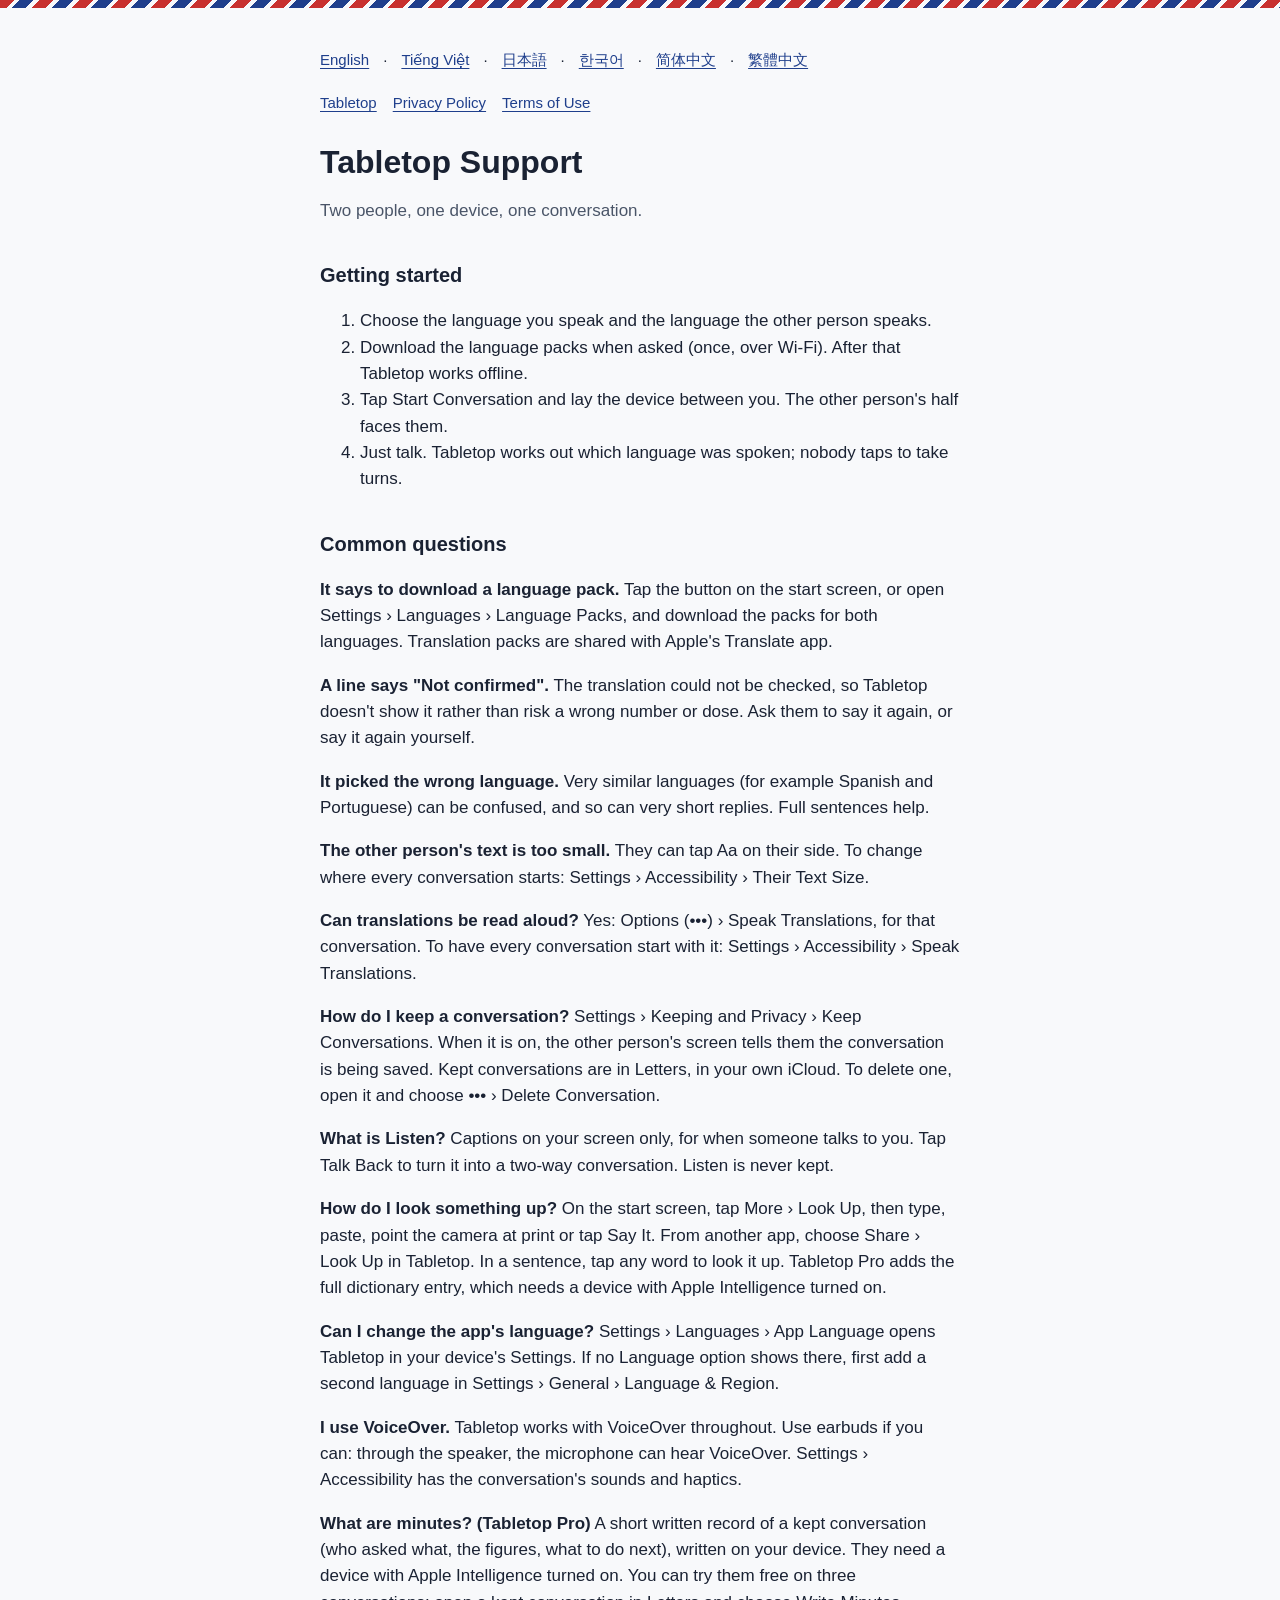
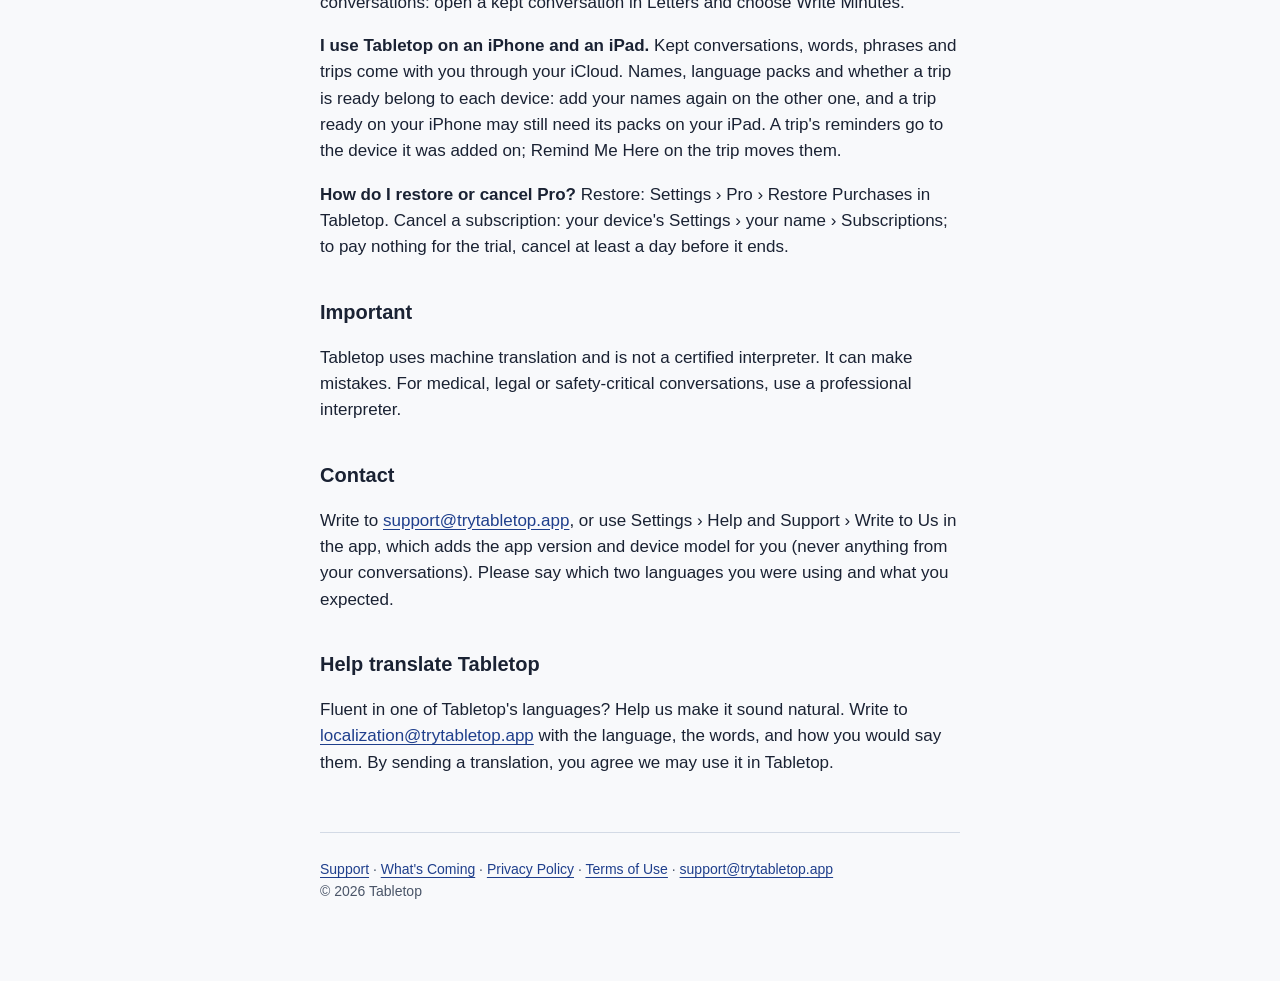
<file: support.html>
<!doctype html><html lang="en"><head><meta charset="utf-8"><meta name="viewport" content="width=device-width,initial-scale=1">
<title>Tabletop Interpreter · Support</title><meta name="description" content="Help with Tabletop Interpreter: getting started, common questions and how to reach us."><link rel="canonical" href="https://trytabletop.app/support.html"><link rel="stylesheet" href="style.css"><script>(function(){if(location.hash)return;var m={vi:"vi",ja:"ja",ko:"ko"};var l=(navigator.languages||[navigator.language||""]);for(var i=0;i<l.length;i++){var c=l[i].toLowerCase();if(c.indexOf("en")===0)return;if(c.indexOf("zh")===0){location.replace("#"+(/hant|tw|hk|mo/.test(c)?"zh-Hant":"zh-Hans"));return}var b=c.split("-")[0];if(m[b]){location.replace("#"+m[b]);return}}})();</script></head>
<body><div class="edge"></div><main>
<p class="langs"><a href="#en" lang="en" hreflang="en">English</a> · <a href="#vi" lang="vi" hreflang="vi">Tiếng Việt</a> · <a href="#ja" lang="ja" hreflang="ja">日本語</a> · <a href="#ko" lang="ko" hreflang="ko">한국어</a> · <a href="#zh-Hans" lang="zh-Hans" hreflang="zh-Hans">简体中文</a> · <a href="#zh-Hant" lang="zh-Hant" hreflang="zh-Hant">繁體中文</a></p>
<section class="lang" id="en" lang="en">
<nav><a href="/">Tabletop</a><a href="privacy.html#en">Privacy Policy</a><a href="terms.html#en">Terms of Use</a></nav>
<h1>Tabletop Support</h1>
<p class="quiet">Two people, one device, one conversation.</p>

<h2>Getting started</h2>
<ol>
<li>Choose the language you speak and the language the other person speaks.</li>
<li>Download the language packs when asked (once, over Wi-Fi). After that Tabletop works offline.</li>
<li>Tap Start Conversation and lay the device between you. The other person's half faces them.</li>
<li>Just talk. Tabletop works out which language was spoken; nobody taps to take turns.</li>
</ol>

<h2>Common questions</h2>
<p><strong>It says to download a language pack.</strong> Tap the button on the start screen, or open Settings › Languages › Language Packs, and download the packs for both languages. Translation packs are shared with Apple's Translate app.</p>
<p><strong>A line says "Not confirmed".</strong> The translation could not be checked, so Tabletop doesn't show it rather than risk a wrong number or dose. Ask them to say it again, or say it again yourself.</p>
<p><strong>It picked the wrong language.</strong> Very similar languages (for example Spanish and Portuguese) can be confused, and so can very short replies. Full sentences help.</p>
<p><strong>The other person's text is too small.</strong> They can tap Aa on their side. To change where every conversation starts: Settings › Accessibility › Their Text Size.</p>
<p><strong>Can translations be read aloud?</strong> Yes: Options (•••) › Speak Translations, for that conversation. To have every conversation start with it: Settings › Accessibility › Speak Translations.</p>
<p><strong>How do I keep a conversation?</strong> Settings › Keeping and Privacy › Keep Conversations. When it is on, the other person's screen tells them the conversation is being saved. Kept conversations are in Letters, in your own iCloud. To delete one, open it and choose ••• › Delete Conversation.</p>
<p><strong>What is Listen?</strong> Captions on your screen only, for when someone talks to you. Tap Talk Back to turn it into a two-way conversation. Listen is never kept.</p>
<p><strong>How do I look something up?</strong> On the start screen, tap More › Look Up, then type, paste, point the camera at print or tap Say It. From another app, choose Share › Look Up in Tabletop. In a sentence, tap any word to look it up. Tabletop Pro adds the full dictionary entry, which needs a device with Apple Intelligence turned on.</p>
<p><strong>Can I change the app's language?</strong> Settings › Languages › App Language opens Tabletop in your device's Settings. If no Language option shows there, first add a second language in Settings › General › Language &amp; Region.</p>
<p><strong>I use VoiceOver.</strong> Tabletop works with VoiceOver throughout. Use earbuds if you can: through the speaker, the microphone can hear VoiceOver. Settings › Accessibility has the conversation's sounds and haptics.</p>
<p><strong>What are minutes? (Tabletop Pro)</strong> A short written record of a kept conversation (who asked what, the figures, what to do next), written on your device. They need a device with Apple Intelligence turned on. You can try them free on three conversations: open a kept conversation in Letters and choose Write Minutes.</p>
<p><strong>I use Tabletop on an iPhone and an iPad.</strong> Kept conversations, words, phrases and trips come with you through your iCloud. Names, language packs and whether a trip is ready belong to each device: add your names again on the other one, and a trip ready on your iPhone may still need its packs on your iPad. A trip's reminders go to the device it was added on; Remind Me Here on the trip moves them.</p>
<p><strong>How do I restore or cancel Pro?</strong> Restore: Settings › Pro › Restore Purchases in Tabletop. Cancel a subscription: your device's Settings › your name › Subscriptions; to pay nothing for the trial, cancel at least a day before it ends.</p>

<h2>Important</h2>
<p>Tabletop uses machine translation and is not a certified interpreter. It can make mistakes. For medical, legal or safety-critical conversations, use a professional interpreter.</p>

<h2>Contact</h2>
<p>Write to <a href="mailto:support@trytabletop.app">support@trytabletop.app</a>, or use Settings › Help and Support › Write to Us in the app, which adds the app version and device model for you (never anything from your conversations). Please say which two languages you were using and what you expected.</p>

<h2>Help translate Tabletop</h2>
<p>Fluent in one of Tabletop's languages? Help us make it sound natural. Write to <a href="mailto:localization@trytabletop.app">localization@trytabletop.app</a> with the language, the words, and how you would say them. By sending a translation, you agree we may use it in Tabletop.</p>
<footer class="quiet"><p><a href="support.html#en">Support</a> · <a href="whats-coming.html#en">What's Coming</a> · <a href="privacy.html#en">Privacy Policy</a> · <a href="terms.html#en">Terms of Use</a> · <a href="mailto:support@trytabletop.app">support@trytabletop.app</a><br>© 2026 Tabletop</p></footer>
</section>
<section class="lang" id="vi" lang="vi">
<nav><a href="/vi/">Tabletop</a><a href="privacy.html#vi">Chính sách quyền riêng tư</a><a href="terms.html#vi">Điều khoản sử dụng</a></nav>
<h1>Hỗ trợ Tabletop</h1>
<h2>Bắt đầu</h2>
<ol>
<li>Chọn ngôn ngữ bạn nói và ngôn ngữ người đối diện nói.</li>
<li>Tải gói ngôn ngữ khi được hỏi (một lần, qua Wi-Fi). Sau đó Tabletop dùng được khi không có mạng.</li>
<li>Bấm Bắt đầu cuộc trò chuyện và đặt thiết bị giữa hai người. Nửa màn hình của người đối diện quay về phía họ.</li>
<li>Cứ nói tự nhiên. Tabletop tự nhận ra ngôn ngữ vừa được nói, không ai cần bấm để đến lượt.</li>
</ol>
<h2>Câu hỏi thường gặp</h2>
<p><strong>Ứng dụng báo cần tải gói ngôn ngữ.</strong> Bấm nút ở màn hình bắt đầu, hoặc mở Cài đặt › Ngôn ngữ › Gói ngôn ngữ, và tải gói cho cả hai ngôn ngữ. Gói dịch dùng chung với ứng dụng Dịch thuật của Apple.</p>
<p><strong>Một câu hiện "Chưa xác nhận".</strong> Bản dịch không kiểm tra được nên Tabletop không hiện ra, thay vì có thể hiện sai một con số hay liều thuốc. Hãy nhờ người đối diện nói lại, hoặc bạn nói lại.</p>
<p><strong>Ứng dụng nhận sai ngôn ngữ.</strong> Các ngôn ngữ rất giống nhau (như tiếng Tây Ban Nha và Bồ Đào Nha) có thể bị nhầm, các câu trả lời rất ngắn cũng vậy. Nói cả câu sẽ giúp ích.</p>
<p><strong>Chữ của người đối diện quá nhỏ.</strong> Họ có thể chạm Aa ở phía của họ. Để đổi cỡ chữ mặc định cho mọi cuộc trò chuyện: Cài đặt › Trợ năng › Cỡ chữ phía người kia.</p>
<p><strong>Có thể nghe đọc to bản dịch không?</strong> Có: Tùy chọn (•••) › Đọc to bản dịch, cho cuộc trò chuyện đó. Để mọi cuộc trò chuyện đều bắt đầu như vậy: Cài đặt › Trợ năng › Đọc to bản dịch.</p>
<p><strong>Làm sao để lưu cuộc trò chuyện?</strong> Cài đặt › Lưu trữ và quyền riêng tư › Lưu cuộc trò chuyện. Khi bật, màn hình của người đối diện báo cho họ biết cuộc trò chuyện đang được lưu. Các cuộc đã lưu nằm trong Thư, trong iCloud của riêng bạn. Để xóa, mở thư và chọn ••• › Xóa cuộc trò chuyện.</p>
<p><strong>Nghe là gì?</strong> Phụ đề chỉ hiện trên màn hình của bạn, khi có người nói với bạn. Chạm Trả lời để chuyển thành cuộc trò chuyện hai chiều. Chế độ Nghe không bao giờ được lưu.</p>
<p><strong>Làm sao để tra một từ hay một câu?</strong> Ở màn hình bắt đầu, chạm Thêm › Tra từ, rồi gõ, dán, hướng camera vào chữ in hoặc chạm Nói. Từ ứng dụng khác, chọn Chia sẻ › Tra từ trong Tabletop. Trong một câu, chạm vào từ bất kỳ để tra từ đó. Tabletop Pro thêm mục từ điển đầy đủ, cần thiết bị có Apple Intelligence đang bật.</p>
<p><strong>Có đổi được ngôn ngữ của ứng dụng không?</strong> Cài đặt › Ngôn ngữ › Ngôn ngữ ứng dụng sẽ mở Tabletop trong phần Cài đặt của thiết bị. Nếu không thấy mục Ngôn ngữ ở đó, hãy thêm một ngôn ngữ thứ hai trong Cài đặt › Cài đặt chung › Ngôn ngữ &amp; Vùng trước.</p>
<p><strong>Tôi dùng VoiceOver.</strong> Tabletop hỗ trợ VoiceOver ở mọi màn hình. Nên dùng tai nghe nếu được: qua loa ngoài, micrô có thể nghe thấy VoiceOver. Âm thanh và rung của cuộc trò chuyện nằm trong Cài đặt › Trợ năng.</p>
<p><strong>Biên bản là gì? (Tabletop Pro)</strong> Bản ghi ngắn của một cuộc trò chuyện đã lưu (ai hỏi gì, các con số, việc cần làm tiếp), viết ngay trên thiết bị. Cần thiết bị có Apple Intelligence đang bật. Bạn có thể dùng thử miễn phí cho ba cuộc trò chuyện: mở một cuộc đã lưu trong Thư và chọn Viết biên bản.</p>
<p><strong>Tôi dùng Tabletop trên cả iPhone và iPad.</strong> Các cuộc trò chuyện, từ, câu đã lưu và chuyến đi đi theo bạn qua iCloud. Tên riêng, gói ngôn ngữ và việc chuyến đi đã sẵn sàng hay chưa thuộc về từng thiết bị: hãy thêm lại tên riêng trên thiết bị kia, và một chuyến đi đã sẵn sàng trên iPhone có thể vẫn cần tải gói trên iPad. Lời nhắc của chuyến đi đến thiết bị đã thêm chuyến đi đó; chạm Nhắc tôi ở đây trong chuyến đi để chuyển lời nhắc sang.</p>
<p><strong>Làm sao khôi phục hoặc hủy Pro?</strong> Khôi phục: Cài đặt › Pro › Khôi phục giao dịch mua trong Tabletop. Hủy gói đăng ký: phần Cài đặt của thiết bị › tên của bạn › Đăng ký; để không mất phí khi dùng thử, hãy hủy ít nhất một ngày trước khi hết hạn dùng thử.</p>
<h2>Lưu ý</h2>
<p>Tabletop dùng dịch máy và không phải phiên dịch viên được chứng nhận, nên có thể dịch sai. Với các cuộc trò chuyện về y tế, pháp lý hoặc an toàn, xin hãy dùng phiên dịch viên chuyên nghiệp.</p>
<h2>Liên hệ</h2>
<p>Viết cho <a href="mailto:support@trytabletop.app">support@trytabletop.app</a>, hoặc dùng Cài đặt › Trợ giúp và hỗ trợ › Viết cho chúng tôi trong ứng dụng (ứng dụng tự thêm phiên bản và đời thiết bị, không bao giờ kèm nội dung cuộc trò chuyện). Xin cho biết bạn dùng hai ngôn ngữ nào và bạn mong đợi điều gì.</p>
<h2>Giúp dịch Tabletop</h2>
<p>Bạn thông thạo một ngôn ngữ của Tabletop? Hãy giúp chúng tôi diễn đạt thật tự nhiên. Viết cho <a href="mailto:localization@trytabletop.app">localization@trytabletop.app</a>: ngôn ngữ nào, từ ngữ nào, và bạn sẽ nói thế nào. Khi gửi bản dịch, bạn đồng ý để chúng tôi dùng nó trong Tabletop.</p>
<footer class="quiet"><p><a href="support.html#vi">Hỗ trợ</a> · <a href="whats-coming.html#vi">Những gì sắp tới</a> · <a href="privacy.html#vi">Chính sách quyền riêng tư</a> · <a href="terms.html#vi">Điều khoản sử dụng</a> · <a href="mailto:support@trytabletop.app">support@trytabletop.app</a><br>© 2026 Tabletop</p></footer>
</section>
<section class="lang" id="ja" lang="ja">
<nav><a href="/ja/">Tabletop</a><a href="privacy.html#ja">プライバシーポリシー</a><a href="terms.html#ja">利用規約</a></nav>
<h1>Tabletop サポート</h1>
<p class="quiet">ふたりで、1台の端末で、ひとつの会話を。</p>

<h2>はじめに</h2>
<ol>
<li>自分が話す言語と、相手が話す言語を選びます。</li>
<li>案内が表示されたら言語パックをダウンロードします（1回のみ、Wi-Fi経由）。以降、Tabletopはオフラインで使えます。</li>
<li>「会話を開始」をタップし、端末をふたりの間に置きます。相手側の画面は相手の方を向きます。</li>
<li>あとは話すだけです。Tabletopがどの言語で話されたかを判断するので、順番に交代するためのタップは必要ありません。</li>
</ol>

<h2>よくある質問</h2>
<p><strong>言語パックをダウンロードするよう表示されます。</strong>開始画面のボタンをタップするか、設定 › 言語 › 言語パックを開き、両方の言語のパックをダウンロードしてください。翻訳パックはAppleの「翻訳」アプリと共有されます。</p>
<p><strong>「未確認」と表示された行があります。</strong>翻訳を確認できなかったため、数値や服用量を誤って伝えるおそれを避けて、Tabletopはその訳を表示しません。相手にもう一度言ってもらうか、ご自身でもう一度言ってください。</p>
<p><strong>違う言語が選ばれてしまいました。</strong>よく似た言語（たとえばスペイン語とポルトガル語）は取り違えることがあり、ごく短い返事も同様です。文を最後まで話すと精度が上がります。</p>
<p><strong>相手側の文字が小さすぎます。</strong>相手が自分の側のAaをタップできます。すべての会話の初期設定を変えるには：設定 › アクセシビリティ › 相手側の文字サイズ。</p>
<p><strong>翻訳を読み上げることはできますか？</strong>はい。オプション（•••）› 翻訳を読み上げる で、その会話について設定できます。すべての会話で最初から読み上げるには：設定 › アクセシビリティ › 翻訳を読み上げる。</p>
<p><strong>会話を保存するには？</strong>設定 › 保存とプライバシー › 会話を保存。オンのときは、会話が保存されていることが相手の画面に表示されます。保存した会話はレターにあり、ご自身のiCloudに保管されます。削除するには、会話を開いて ••• › 会話を削除 を選んでください。</p>
<p><strong>「聞き取る」とは？</strong>誰かに話しかけられたときに、自分の画面だけに字幕を表示する機能です。「返事をする」をタップすると双方向の会話に切り替わります。「聞き取る」の内容は保存されません。</p>
<p><strong>単語や文を調べるには？</strong>開始画面で その他 › 調べる をタップし、入力、ペースト、印刷物にカメラを向ける、または「話す」をタップします。ほかのアプリからは、共有 › Tabletopで調べる を選んでください。文の中の単語はタップして調べられます。Tabletop Proでは辞書の全項目が加わります。Apple Intelligenceがオンになっている端末が必要です。</p>
<p><strong>アプリの言語は変更できますか？</strong>設定 › 言語 › アプリの言語 で、端末の「設定」にあるTabletopの項目が開きます。そこに「言語」の項目が表示されない場合は、先に「設定」›「一般」›「言語と地域」で2つ目の言語を追加してください。</p>
<p><strong>VoiceOverを使っています。</strong>TabletopはアプリのすべてでVoiceOverに対応しています。できればイヤホンをお使いください。スピーカーから再生すると、マイクがVoiceOverの音声を拾うことがあります。会話中のサウンドと触覚フィードバックは、設定 › アクセシビリティ にあります。</p>
<p><strong>議事メモとは？（Tabletop Pro）</strong>保存した会話を短くまとめた記録（誰が何を尋ねたか、数値、次にすべきこと）で、お使いの端末上で作成されます。Apple Intelligenceがオンになっている端末が必要です。3件の会話で無料でお試しいただけます：レターで保存した会話を開き、「議事メモを書く」を選んでください。</p>
<p><strong>iPhoneとiPadの両方で使っています。</strong>保存した会話、単語、フレーズ、旅行はiCloudで同期されます。名前、言語パック、旅行の準備が済んでいるかどうかは端末ごとです。もう一方の端末では名前を追加し直してください。iPhoneで準備済みの旅行でも、iPadではパックのダウンロードが必要な場合があります。旅行のリマインダーは、その旅行を追加した端末に届きます。旅行の「ここで知らせる」で移せます。</p>
<p><strong>Proを復元またはキャンセルするには？</strong>復元：Tabletopの 設定 › Pro › 購入を復元。サブスクリプションのキャンセル：端末の「設定」›（ご自身の名前）›「サブスクリプション」。無料トライアル中に料金が発生しないようにするには、終了の少なくとも1日前までにキャンセルしてください。</p>

<h2>重要なお知らせ</h2>
<p>Tabletopは機械翻訳を使用しており、認定を受けた通訳者ではありません。誤りが生じることがあります。医療、法律、安全に関わる会話では、専門の通訳者をご利用ください。</p>

<h2>お問い合わせ</h2>
<p><a href="mailto:support@trytabletop.app">support@trytabletop.app</a> までご連絡いただくか、アプリの 設定 › ヘルプとサポート › お問い合わせ をご利用ください。アプリのバージョンと端末のモデルが自動で添えられます（会話の内容が含まれることはありません）。お使いだった2つの言語と、期待していた動作をお知らせください。</p>

<h2>Tabletopの翻訳にご協力ください</h2>
<p>Tabletopが対応する言語のいずれかが堪能な方は、より自然な表現にするためにお力をお貸しください。言語、該当する文言、そしてご自身ならどう表現するかを <a href="mailto:localization@trytabletop.app">localization@trytabletop.app</a> までお送りください。翻訳をお送りいただいた場合、Tabletopでその翻訳を使用することに同意いただいたものとみなします。</p>
<footer class="quiet"><p><a href="support.html#ja">サポート</a> · <a href="whats-coming.html#ja">今後の予定</a> · <a href="privacy.html#ja">プライバシーポリシー</a> · <a href="terms.html#ja">利用規約</a> · <a href="mailto:support@trytabletop.app">support@trytabletop.app</a><br>© 2026 Tabletop</p></footer>
</section>
<section class="lang" id="ko" lang="ko">
<nav><a href="/ko/">Tabletop</a><a href="privacy.html#ko">개인정보 처리방침</a><a href="terms.html#ko">이용 약관</a></nav>
<h1>Tabletop 지원</h1>
<p class="quiet">두 사람, 한 대의 기기, 하나의 대화.</p>

<h2>시작하기</h2>
<ol>
<li>내가 말하는 언어와 상대방이 말하는 언어를 선택합니다.</li>
<li>안내가 나오면 언어 팩을 다운로드합니다(Wi-Fi로 한 번만). 그 후에는 Tabletop이 오프라인에서도 작동합니다.</li>
<li>대화 시작을 탭하고 두 사람 사이에 기기를 놓습니다. 상대방 쪽 절반이 상대방을 향합니다.</li>
<li>그냥 이야기하세요. 어떤 언어로 말했는지는 Tabletop이 알아냅니다. 차례를 바꾸려고 탭할 필요가 없습니다.</li>
</ol>

<h2>자주 묻는 질문</h2>
<p><strong>언어 팩을 다운로드하라고 나옵니다.</strong> 시작 화면의 버튼을 탭하거나 설정 › 언어 › 언어 팩을 열고 두 언어의 팩을 다운로드하세요. 번역 팩은 Apple의 번역 앱과 함께 사용됩니다.</p>
<p><strong>문장에 "확인되지 않음"이라고 표시됩니다.</strong> 번역을 확인할 수 없었기 때문에, 잘못된 숫자나 복용량이 전달될 위험을 피하려고 Tabletop이 보여 주지 않는 것입니다. 상대방에게 다시 말해 달라고 하거나 직접 다시 말해 보세요.</p>
<p><strong>언어를 잘못 인식했습니다.</strong> 아주 비슷한 언어(예: 스페인어와 포르투갈어)는 혼동될 수 있고, 아주 짧은 대답도 마찬가지입니다. 완전한 문장으로 말하면 도움이 됩니다.</p>
<p><strong>상대방의 글자가 너무 작습니다.</strong> 상대방이 자기 쪽에서 Aa를 탭하면 됩니다. 모든 대화의 시작 크기를 바꾸려면 설정 › 손쉬운 사용 › 상대방 글자 크기로 이동하세요.</p>
<p><strong>번역을 소리 내어 읽어 줄 수 있나요?</strong> 네. 옵션(•••) › 번역 읽어 주기를 켜면 해당 대화에 적용됩니다. 모든 대화를 이 설정으로 시작하려면 설정 › 손쉬운 사용 › 번역 읽어 주기를 켜세요.</p>
<p><strong>대화는 어떻게 보관하나요?</strong> 설정 › 보관 및 개인정보 보호 › 대화 보관을 켜세요. 켜져 있으면 상대방의 화면에 대화가 저장되고 있다고 표시됩니다. 보관된 대화는 편지에 있으며, 내 iCloud에 저장됩니다. 삭제하려면 대화를 열고 ••• › 대화 삭제를 선택하세요.</p>
<p><strong>듣기는 무엇인가요?</strong> 누군가 나에게 말할 때 내 화면에만 자막을 보여 주는 기능입니다. 대답하기를 탭하면 양방향 대화로 바뀝니다. 듣기는 절대 보관되지 않습니다.</p>
<p><strong>단어나 문장은 어떻게 찾아보나요?</strong> 시작 화면에서 더 보기 › 찾아보기를 탭한 다음, 입력하거나 붙여넣거나, 인쇄된 글자에 카메라를 대거나, 말하기를 탭하세요. 다른 앱에서는 공유 › Tabletop에서 찾아보기를 선택하세요. 문장 속 단어는 탭해서 찾아볼 수 있습니다. Tabletop Pro는 사전 전체 항목을 더해 주며, Apple Intelligence가 켜져 있는 기기가 필요합니다.</p>
<p><strong>앱 언어를 바꿀 수 있나요?</strong> 설정 › 언어 › 앱 언어를 선택하면 기기의 설정 앱에서 Tabletop 항목이 열립니다. 그곳에 언어 옵션이 보이지 않으면 먼저 설정 › 일반 › 언어 및 지역에서 두 번째 언어를 추가하세요.</p>
<p><strong>VoiceOver를 사용합니다.</strong> Tabletop은 앱 전체에서 VoiceOver를 지원합니다. 가능하면 이어폰을 사용하세요. 스피커로 들으면 마이크가 VoiceOver 소리를 들을 수 있습니다. 설정 › 손쉬운 사용에서 대화의 소리와 햅틱을 설정할 수 있습니다.</p>
<p><strong>회의록이란 무엇인가요? (Tabletop Pro)</strong> 보관한 대화를 짧게 정리한 기록(누가 무엇을 물었는지, 수치, 다음에 할 일)으로, 기기에서 작성됩니다. Apple Intelligence가 켜져 있는 기기가 필요합니다. 대화 세 개까지 무료로 사용해 볼 수 있습니다. 편지에서 보관한 대화를 열고 회의록 작성을 선택하세요.</p>
<p><strong>iPhone과 iPad에서 함께 쓰고 있어요.</strong> 보관한 대화, 단어, 문장, 여행은 iCloud로 동기화됩니다. 이름, 언어 팩, 여행 준비 여부는 기기마다 따로입니다. 다른 기기에서는 이름을 다시 추가하세요. iPhone에서 준비된 여행도 iPad에서는 팩을 받아야 할 수 있습니다. 여행 알림은 그 여행을 추가한 기기로 갑니다. 여행 화면의 여기서 알림 받기로 옮길 수 있습니다.</p>
<p><strong>Pro는 어떻게 복원하거나 취소하나요?</strong> 복원: Tabletop에서 설정 › Pro › 구입 항목 복원. 구독 취소: 기기의 설정 › 사용자 이름 › 구독. 체험 기간에 요금이 청구되지 않게 하려면 체험이 끝나기 최소 하루 전에 취소하세요.</p>

<h2>중요</h2>
<p>Tabletop은 기계 번역을 사용하며 공인 통역사가 아닙니다. 실수할 수 있습니다. 의료, 법률 또는 안전과 직결된 대화에는 전문 통역사를 이용하세요.</p>

<h2>문의</h2>
<p><a href="mailto:support@trytabletop.app">support@trytabletop.app</a>으로 메일을 보내거나, 앱에서 설정 › 도움말 및 지원 › 문의하기를 이용하세요. 앱 버전과 기기 모델이 자동으로 추가되며, 대화 내용은 절대 포함되지 않습니다. 사용하던 두 언어와 기대했던 동작을 알려 주세요.</p>

<h2>Tabletop 번역에 참여하기</h2>
<p>Tabletop이 지원하는 언어 중 하나에 능숙하신가요? 더 자연스럽게 들리도록 도와주세요. 언어, 해당 문구, 그리고 어떻게 말하면 좋을지를 적어 <a href="mailto:localization@trytabletop.app">localization@trytabletop.app</a>으로 보내 주세요. 번역을 보내시면 저희가 그 번역을 Tabletop에 사용하는 데 동의하는 것으로 간주됩니다.</p>
<footer class="quiet"><p><a href="support.html#ko">지원</a> · <a href="whats-coming.html#ko">앞으로의 계획</a> · <a href="privacy.html#ko">개인정보 처리방침</a> · <a href="terms.html#ko">이용 약관</a> · <a href="mailto:support@trytabletop.app">support@trytabletop.app</a><br>© 2026 Tabletop</p></footer>
</section>
<section class="lang" id="zh-Hans" lang="zh-Hans">
<nav><a href="/zh-hans/">Tabletop</a><a href="privacy.html#zh-Hans">隐私政策</a><a href="terms.html#zh-Hans">使用条款</a></nav>
<h1>Tabletop 支持</h1>
<p class="quiet">两个人，一台设备，一场对话。</p>

<h2>开始使用</h2>
<ol>
<li>选择你说的语言和对方说的语言。</li>
<li>按提示下载语言包（只需一次，通过 Wi-Fi）。之后 Tabletop 可离线使用。</li>
<li>轻点“开始对话”，把设备放在你们之间。对方那一半屏幕朝向对方。</li>
<li>直接说话即可。Tabletop 会判断说的是哪种语言，谁都不用轮流点按。</li>
</ol>

<h2>常见问题</h2>
<p><strong>提示需要下载语言包。</strong>轻点开始屏幕上的按钮，或打开“设置”›“语言”›“语言包”，下载两种语言的语言包。翻译语言包与 Apple 的“翻译”App 共用。</p>
<p><strong>某句话显示“未确认”。</strong>这句译文无法核实，为了避免出现错误的数字或剂量，Tabletop 不会显示它。请对方再说一遍，或者你自己再说一遍。</p>
<p><strong>识别成了错误的语言。</strong>非常相近的语言（例如西班牙语和葡萄牙语）可能会被混淆，非常简短的回答也是如此。说完整的句子会有帮助。</p>
<p><strong>对方的文字太小。</strong>对方可以轻点自己那一侧的 Aa。要更改每段对话开始时的大小：“设置”›“辅助功能”›“对方的文字大小”。</p>
<p><strong>译文可以朗读出来吗？</strong>可以：“选项”（•••）›“朗读译文”，仅对当前对话有效。要让每段对话开始时都开启：“设置”›“辅助功能”›“朗读译文”。</p>
<p><strong>如何保存对话？</strong>“设置”›“保存与隐私”›“保存对话”。开启后，对方的屏幕会告知对方这段对话正在被保存。保存的对话在“信件”中，存放在你自己的 iCloud 里。要删除某段对话，打开它并选择 •••›“删除对话”。</p>
<p><strong>什么是“收听”？</strong>只在你的屏幕上显示字幕，用于有人对你说话的时候。轻点“回话”即可转为双向对话。“收听”的内容从不保存。</p>
<p><strong>如何查询单词或句子？</strong>在开始屏幕上轻点“更多”›“查询”，然后输入、粘贴、把相机对准印刷文字，或轻点“说出”。在其他 App 中，选择“共享”›“在 Tabletop 中查询”。句子里的任何词都可以轻点来查。Tabletop Pro 提供完整词典条目，需要已开启 Apple 智能的设备。</p>
<p><strong>可以更改 App 的语言吗？</strong>“设置”›“语言”›“App 语言”会在设备的“设置”中打开 Tabletop。如果那里没有“语言”选项，请先在“设置”›“通用”›“语言与地区”中添加第二种语言。</p>
<p><strong>我使用 VoiceOver。</strong>Tabletop 全面支持 VoiceOver。如有可能请使用耳机：通过扬声器播放时，麦克风可能会听到 VoiceOver 的声音。对话中的声音和触感反馈可在“设置”›“辅助功能”中设置。</p>
<p><strong>什么是会议纪要？（Tabletop Pro）</strong>对一段已保存对话的简短书面记录（谁问了什么、涉及的数字、接下来要做什么），在你的设备上撰写。需要已开启 Apple 智能的设备。可在三段对话上免费试用：在“信件”中打开一段已保存的对话，然后选择“撰写会议纪要”。</p>
<p><strong>我同时在 iPhone 和 iPad 上使用。</strong>保存的对话、单词、短语和旅行会通过你的 iCloud 同步。名称、语言包以及旅行是否准备好则按设备分别保存：请在另一台设备上重新添加名称；在 iPhone 上已准备好的旅行，在 iPad 上可能仍需下载语言包。旅行提醒会发送到添加该旅行的设备；在旅行页面轻点“在这里提醒我”即可转移。</p>
<p><strong>如何恢复或取消 Pro？</strong>恢复：在 Tabletop 中前往“设置”›“Pro”›“恢复购买”。取消订阅：设备的“设置”›你的姓名›“订阅”；如果不想为试用支付任何费用，请至少在试用结束前一天取消。</p>

<h2>重要提示</h2>
<p>Tabletop 使用机器翻译，并非经过认证的口译员，可能会出错。涉及医疗、法律或安全的关键对话，请使用专业口译员。</p>

<h2>联系我们</h2>
<p>请发邮件至 <a href="mailto:support@trytabletop.app">support@trytabletop.app</a>，或在 App 中使用“设置”›“帮助与支持”›“给我们写信”，它会自动附上 App 版本和设备型号（绝不包含对话中的任何内容）。请说明你当时使用的两种语言，以及你原本期望的结果。</p>

<h2>帮助翻译 Tabletop</h2>
<p>精通 Tabletop 支持的某种语言？欢迎帮我们让它听起来更自然。请发邮件至 <a href="mailto:localization@trytabletop.app">localization@trytabletop.app</a>，写明语言、原文词句，以及你会怎么说。发送译文即表示你同意我们在 Tabletop 中使用它。</p>
<footer class="quiet"><p><a href="support.html#zh-Hans">支持</a> · <a href="whats-coming.html#zh-Hans">接下来的计划</a> · <a href="privacy.html#zh-Hans">隐私政策</a> · <a href="terms.html#zh-Hans">使用条款</a> · <a href="mailto:support@trytabletop.app">support@trytabletop.app</a><br>© 2026 Tabletop</p></footer>
</section>
<section class="lang" id="zh-Hant" lang="zh-Hant">
<nav><a href="/zh-hant/">Tabletop</a><a href="privacy.html#zh-Hant">隱私權政策</a><a href="terms.html#zh-Hant">使用條款</a></nav>
<h1>Tabletop 支援</h1>
<p class="quiet">兩個人、一台裝置、一場對話。</p>

<h2>開始使用</h2>
<ol>
<li>選擇你說的語言，以及對方說的語言。</li>
<li>在提示時下載語言包（只需一次，請使用 Wi-Fi）。之後 Tabletop 即可離線使用。</li>
<li>點一下「開始對話」，把裝置放在你們之間。對方那一半螢幕會面向對方。</li>
<li>直接說話就好。Tabletop 會判斷說的是哪種語言，誰都不必點按輪流。</li>
</ol>

<h2>常見問題</h2>
<p><strong>畫面提示要下載語言包。</strong>點一下開始畫面上的按鈕，或打開「設定 › 語言 › 語言包」，下載兩種語言的語言包。翻譯語言包會與 Apple 的「翻譯」App 共用。</p>
<p><strong>某一句顯示「未確認」。</strong>這句譯文無法經過檢查，因此 Tabletop 選擇不顯示，以免數字或劑量出錯。請對方再說一次，或你自己再說一次。</p>
<p><strong>選錯了語言。</strong>非常相近的語言（例如西班牙文與葡萄牙文）可能會被混淆，非常簡短的回答也是。說完整的句子會有幫助。</p>
<p><strong>對方的文字太小。</strong>對方可以點一下自己那一側的 Aa。若要變更每場對話一開始的大小：「設定 › 輔助使用 › 對方的文字大小」。</p>
<p><strong>譯文可以朗讀出來嗎？</strong>可以：「選項（•••）› 朗讀譯文」，只套用於該場對話。若要讓每場對話一開始就朗讀：「設定 › 輔助使用 › 朗讀譯文」。</p>
<p><strong>如何保留對話？</strong>「設定 › 保留與隱私 › 保留對話」。開啟時，對方的螢幕會告知對方這場對話正在被儲存。保留的對話存放在「信件」中，位於你自己的 iCloud。若要刪除，請打開該對話並選擇「••• › 刪除對話」。</p>
<p><strong>什麼是「收聽」？</strong>只在你的螢幕上顯示字幕，適用於有人對你說話時。點一下「回話」即可轉為雙向對話。「收聽」的內容一律不會保留。</p>
<p><strong>如何查詢字詞或句子？</strong>在開始畫面點一下「更多 › 查詢」，然後輸入、貼上、把相機對準印刷文字，或點一下「說出」。在其他 App 中，選擇「分享 › 在 Tabletop 中查詢」。句子裡的任何字詞都可以點一下來查。Tabletop Pro 提供完整詞典條目，需要已開啟 Apple Intelligence 的裝置。</p>
<p><strong>可以變更 App 的語言嗎？</strong>「設定 › 語言 › App 語言」會在裝置的「設定」中打開 Tabletop。若那裡沒有出現「語言」選項，請先在「設定 › 一般 › 語言與地區」中加入第二種語言。</p>
<p><strong>我使用 VoiceOver。</strong>Tabletop 全面支援 VoiceOver。可以的話請使用耳機：若透過揚聲器播放，麥克風可能會聽到 VoiceOver。「設定 › 輔助使用」中可以調整對話的聲音與觸覺回饋。</p>
<p><strong>什麼是會議紀錄？（Tabletop Pro）</strong>為保留的對話撰寫的簡短書面紀錄（誰問了什麼、提到的數字、接下來要做的事），在你的裝置上撰寫。需要已開啟 Apple Intelligence 的裝置。你可以免費試用三場對話：在「信件」中打開一場保留的對話，然後選擇「撰寫會議紀錄」。</p>
<p><strong>我同時在 iPhone 和 iPad 上使用。</strong>儲存的對話、單字、片語和旅行會透過你的 iCloud 同步。名稱、語言包以及旅行是否準備好則依裝置分別保存：請在另一台裝置上重新加入名稱；在 iPhone 上已準備好的旅行，在 iPad 上可能仍需下載語言包。旅行提醒會傳送到加入該旅行的裝置；在旅行頁面點一下「在這裡提醒我」即可轉移。</p>
<p><strong>如何回復或取消 Pro？</strong>回復：在 Tabletop 中前往「設定 › Pro › 回復購買項目」。取消訂閱：裝置的「設定 › 你的名稱 › 訂閱項目」；若不想為試用期付費，請至少在試用期結束前一天取消。</p>

<h2>重要事項</h2>
<p>Tabletop 使用機器翻譯，並非經認證的口譯員，可能會出錯。涉及醫療、法律或安全攸關的對話，請使用專業口譯員。</p>

<h2>聯絡我們</h2>
<p>請寫信至 <a href="mailto:support@trytabletop.app">support@trytabletop.app</a>，或在 App 中使用「設定 › 幫助與支援 › 寫信給我們」，系統會自動附上 App 版本與裝置型號（絕不包含任何對話內容）。請告訴我們你當時使用的兩種語言，以及你原本預期的結果。</p>

<h2>協助翻譯 Tabletop</h2>
<p>精通 Tabletop 支援的某種語言嗎？歡迎協助我們讓它讀起來更自然。請寫信至 <a href="mailto:localization@trytabletop.app">localization@trytabletop.app</a>，告訴我們語言、用字，以及你會怎麼說。寄送譯文即表示你同意我們可以在 Tabletop 中使用。</p>
<footer class="quiet"><p><a href="support.html#zh-Hant">支援</a> · <a href="whats-coming.html#zh-Hant">接下來的計畫</a> · <a href="privacy.html#zh-Hant">隱私權政策</a> · <a href="terms.html#zh-Hant">使用條款</a> · <a href="mailto:support@trytabletop.app">support@trytabletop.app</a><br>© 2026 Tabletop</p></footer>
</section>
</main></body></html>
</file>
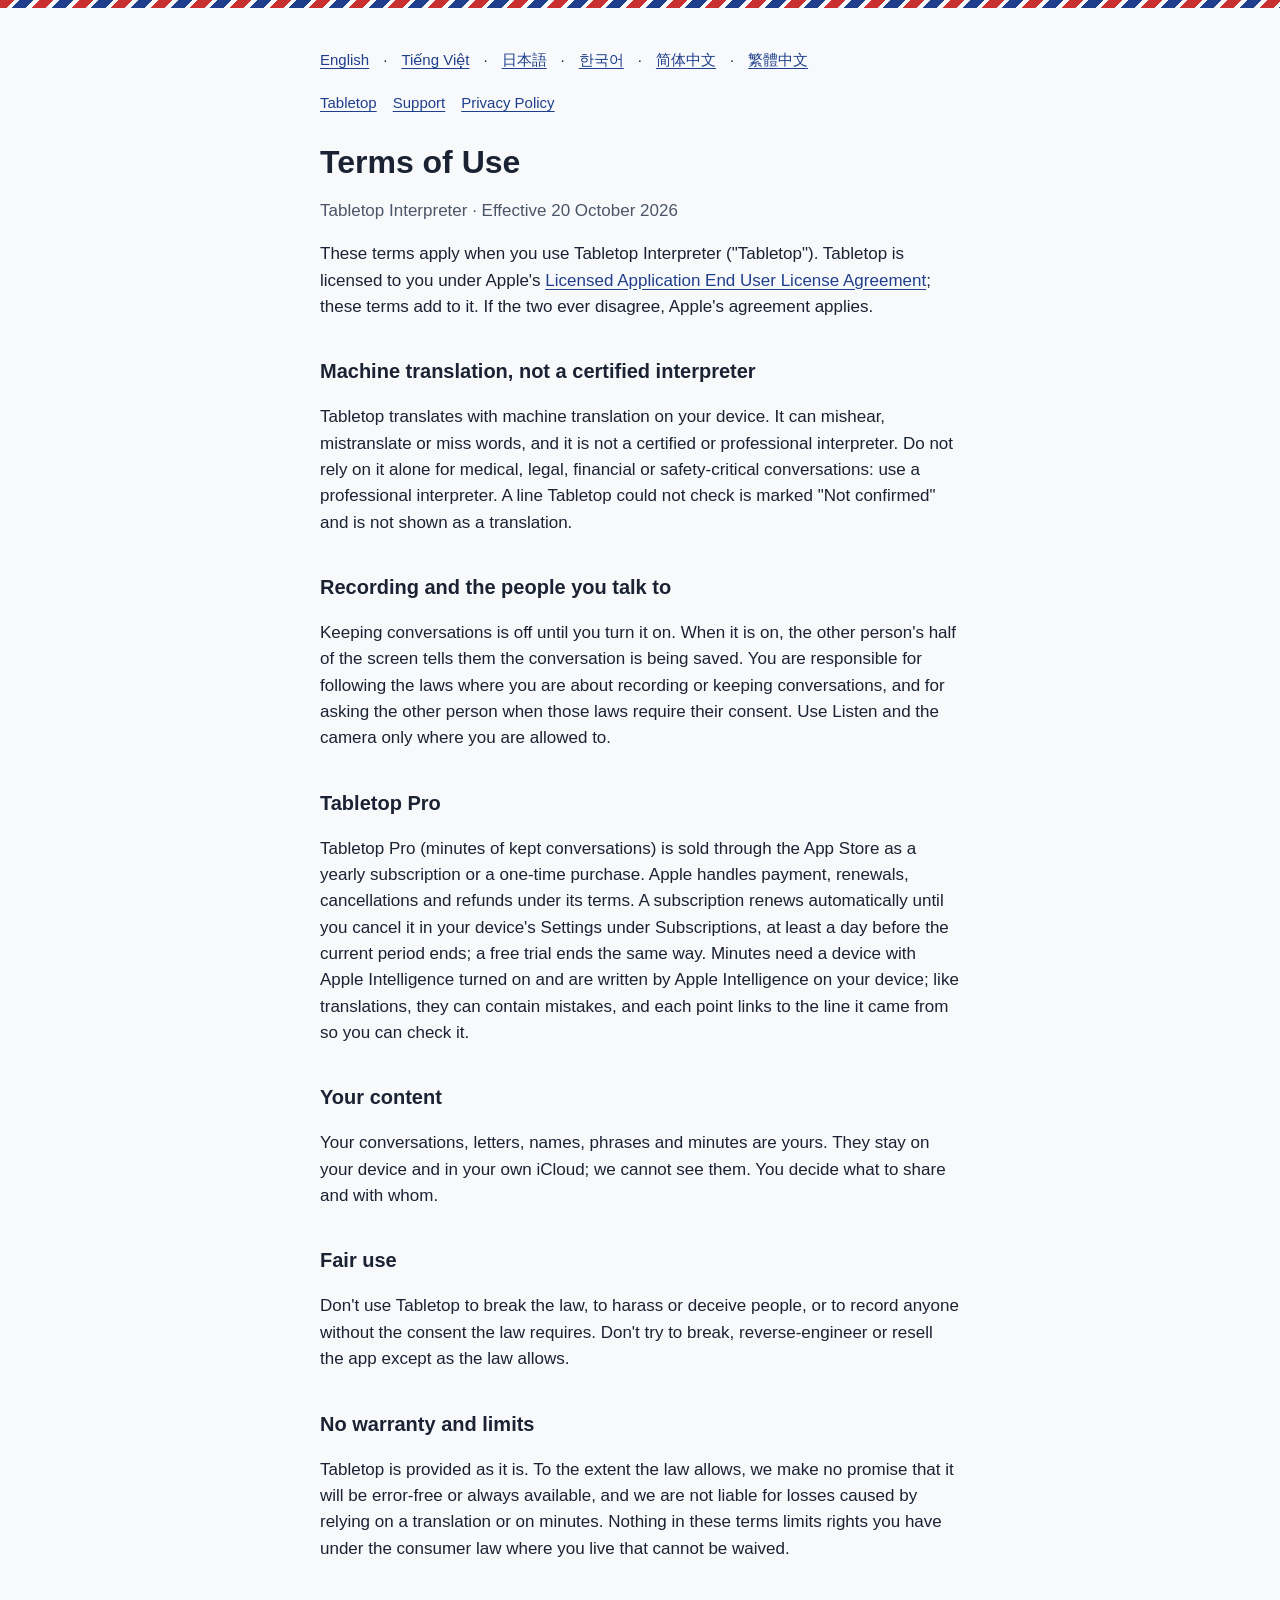
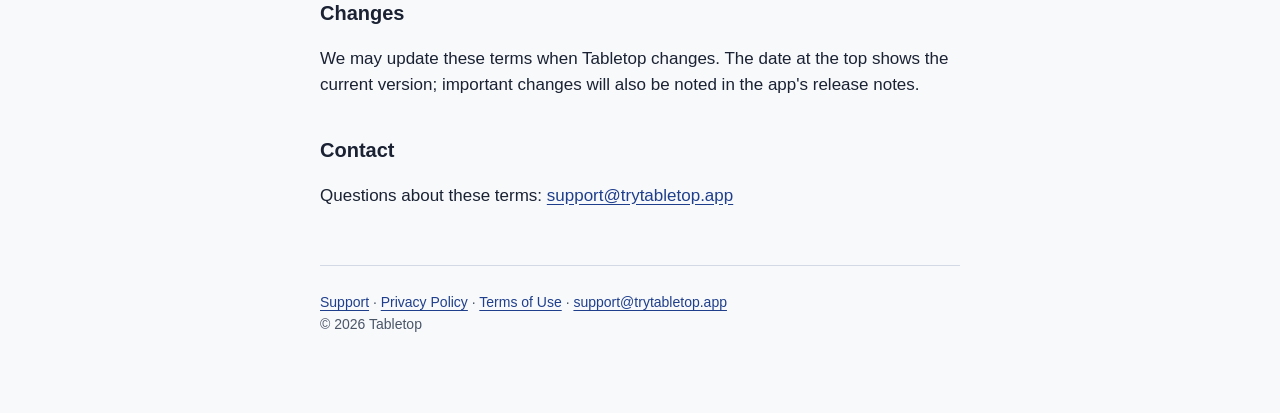
<file: terms.html>
<!doctype html><html lang="en"><head><meta charset="utf-8"><meta name="viewport" content="width=device-width,initial-scale=1">
<title>Tabletop Interpreter · Terms of Use</title><meta name="description" content="The terms for using Tabletop Interpreter and Tabletop Pro."><link rel="canonical" href="https://trytabletop.app/terms.html"><link rel="stylesheet" href="style.css"><script>(function(){if(location.hash)return;var m={vi:"vi",ja:"ja",ko:"ko"};var l=(navigator.languages||[navigator.language||""]);for(var i=0;i<l.length;i++){var c=l[i].toLowerCase();if(c.indexOf("en")===0)return;if(c.indexOf("zh")===0){location.replace("#"+(/hant|tw|hk|mo/.test(c)?"zh-Hant":"zh-Hans"));return}var b=c.split("-")[0];if(m[b]){location.replace("#"+m[b]);return}}})();</script></head>
<body><div class="edge"></div><main>
<p class="langs"><a href="#en" lang="en" hreflang="en">English</a> · <a href="#vi" lang="vi" hreflang="vi">Tiếng Việt</a> · <a href="#ja" lang="ja" hreflang="ja">日本語</a> · <a href="#ko" lang="ko" hreflang="ko">한국어</a> · <a href="#zh-Hans" lang="zh-Hans" hreflang="zh-Hans">简体中文</a> · <a href="#zh-Hant" lang="zh-Hant" hreflang="zh-Hant">繁體中文</a></p>
<section class="lang" id="en" lang="en">
<nav><a href="/">Tabletop</a><a href="support.html#en">Support</a><a href="privacy.html#en">Privacy Policy</a></nav>
<h1>Terms of Use</h1>
<p class="quiet">Tabletop Interpreter · Effective 20 October 2026</p>
<p>These terms apply when you use Tabletop Interpreter ("Tabletop"). Tabletop is licensed to you under Apple's <a href="https://www.apple.com/legal/internet-services/itunes/dev/stdeula/">Licensed Application End User License Agreement</a>; these terms add to it. If the two ever disagree, Apple's agreement applies.</p>

<h2>Machine translation, not a certified interpreter</h2>
<p>Tabletop translates with machine translation on your device. It can mishear, mistranslate or miss words, and it is not a certified or professional interpreter. Do not rely on it alone for medical, legal, financial or safety-critical conversations: use a professional interpreter. A line Tabletop could not check is marked "Not confirmed" and is not shown as a translation.</p>

<h2>Recording and the people you talk to</h2>
<p>Keeping conversations is off until you turn it on. When it is on, the other person's half of the screen tells them the conversation is being saved. You are responsible for following the laws where you are about recording or keeping conversations, and for asking the other person when those laws require their consent. Use Listen and the camera only where you are allowed to.</p>

<h2>Tabletop Pro</h2>
<p>Tabletop Pro (minutes of kept conversations) is sold through the App Store as a yearly subscription or a one-time purchase. Apple handles payment, renewals, cancellations and refunds under its terms. A subscription renews automatically until you cancel it in your device's Settings under Subscriptions, at least a day before the current period ends; a free trial ends the same way. Minutes need a device with Apple Intelligence turned on and are written by Apple Intelligence on your device; like translations, they can contain mistakes, and each point links to the line it came from so you can check it.</p>

<h2>Your content</h2>
<p>Your conversations, letters, names, phrases and minutes are yours. They stay on your device and in your own iCloud; we cannot see them. You decide what to share and with whom.</p>

<h2>Fair use</h2>
<p>Don't use Tabletop to break the law, to harass or deceive people, or to record anyone without the consent the law requires. Don't try to break, reverse-engineer or resell the app except as the law allows.</p>

<h2>No warranty and limits</h2>
<p>Tabletop is provided as it is. To the extent the law allows, we make no promise that it will be error-free or always available, and we are not liable for losses caused by relying on a translation or on minutes. Nothing in these terms limits rights you have under the consumer law where you live that cannot be waived.</p>

<h2>Changes</h2>
<p>We may update these terms when Tabletop changes. The date at the top shows the current version; important changes will also be noted in the app's release notes.</p>

<h2>Contact</h2>
<p>Questions about these terms: <a href="mailto:support@trytabletop.app">support@trytabletop.app</a></p>
<footer class="quiet"><p><a href="support.html#en">Support</a> · <a href="privacy.html#en">Privacy Policy</a> · <a href="terms.html#en">Terms of Use</a> · <a href="mailto:support@trytabletop.app">support@trytabletop.app</a><br>© 2026 Tabletop</p></footer>
</section>
<section class="lang" id="vi" lang="vi">
<nav><a href="/vi/">Tabletop</a><a href="support.html#vi">Hỗ trợ</a><a href="privacy.html#vi">Chính sách quyền riêng tư</a></nav>
<h1>Điều khoản sử dụng</h1>
<p class="quiet">Tabletop Interpreter · Có hiệu lực từ 20 tháng 10 năm 2026</p>
<p>Các điều khoản này áp dụng khi bạn dùng Tabletop Interpreter ("Tabletop"). Tabletop được cấp phép cho bạn theo <a href="https://www.apple.com/legal/internet-services/itunes/dev/stdeula/">Thỏa thuận cấp phép người dùng cuối cho ứng dụng được cấp phép</a> của Apple; các điều khoản này bổ sung cho thỏa thuận đó. Nếu hai văn bản khác nhau, thỏa thuận của Apple được áp dụng.</p>

<h2>Dịch máy, không phải phiên dịch viên được chứng nhận</h2>
<p>Tabletop dịch bằng dịch máy trên thiết bị của bạn. Ứng dụng có thể nghe nhầm, dịch sai hoặc bỏ sót từ, và không phải phiên dịch viên được chứng nhận hay chuyên nghiệp. Đừng chỉ dựa vào Tabletop cho các cuộc trò chuyện về y tế, pháp lý, tài chính hoặc an toàn: hãy dùng phiên dịch viên chuyên nghiệp. Câu nào Tabletop không kiểm tra được sẽ ghi "Chưa xác nhận" và không được hiện như một bản dịch.</p>

<h2>Việc ghi lại và người bạn trò chuyện</h2>
<p>Việc lưu cuộc trò chuyện tắt cho đến khi bạn bật. Khi bật, nửa màn hình của người đối diện báo cho họ biết cuộc trò chuyện đang được lưu. Bạn có trách nhiệm tuân thủ luật nơi bạn ở về việc ghi âm hoặc lưu cuộc trò chuyện, và hỏi ý người đối diện khi luật yêu cầu sự đồng ý của họ. Chỉ dùng chế độ Nghe và camera ở nơi được phép.</p>

<h2>Tabletop Pro</h2>
<p>Tabletop Pro (biên bản của các cuộc trò chuyện đã lưu) được bán qua App Store dưới dạng gói năm hoặc mua một lần. Apple xử lý thanh toán, gia hạn, hủy và hoàn tiền theo điều khoản của Apple. Gói đăng ký tự động gia hạn cho đến khi bạn hủy trong phần Cài đặt của thiết bị, mục Đăng ký, ít nhất một ngày trước khi kỳ hiện tại kết thúc; gói dùng thử miễn phí cũng kết thúc theo cách đó. Biên bản cần thiết bị có Apple Intelligence đang bật và do Apple Intelligence viết trên thiết bị của bạn; cũng như bản dịch, biên bản có thể có sai sót, và mỗi ý đều dẫn về câu nói gốc để bạn kiểm tra.</p>

<h2>Nội dung của bạn</h2>
<p>Cuộc trò chuyện, thư, tên riêng, câu mẫu và biên bản là của bạn. Chúng ở trên thiết bị và trong iCloud của riêng bạn; chúng tôi không xem được. Bạn quyết định chia sẻ gì và với ai.</p>

<h2>Sử dụng đúng mực</h2>
<p>Không dùng Tabletop để vi phạm pháp luật, quấy rối hay lừa dối người khác, hoặc ghi lại bất kỳ ai khi chưa có sự đồng ý mà luật yêu cầu. Không tìm cách phá, dịch ngược hay bán lại ứng dụng, trừ khi luật cho phép.</p>

<h2>Không bảo đảm và giới hạn trách nhiệm</h2>
<p>Tabletop được cung cấp nguyên trạng. Trong phạm vi luật cho phép, chúng tôi không cam kết ứng dụng luôn không có lỗi hay luôn hoạt động, và không chịu trách nhiệm về thiệt hại do dựa vào một bản dịch hay biên bản. Không điều nào trong các điều khoản này hạn chế các quyền mà luật bảo vệ người tiêu dùng nơi bạn sống dành cho bạn và không thể bị từ bỏ.</p>

<h2>Thay đổi</h2>
<p>Chúng tôi có thể cập nhật các điều khoản này khi Tabletop thay đổi. Ngày ở đầu trang cho biết phiên bản hiện hành; các thay đổi quan trọng cũng được ghi trong phần ghi chú phát hành của ứng dụng.</p>

<h2>Liên hệ</h2>
<p>Câu hỏi về các điều khoản này: <a href="mailto:support@trytabletop.app">support@trytabletop.app</a></p>
<footer class="quiet"><p><a href="support.html#vi">Hỗ trợ</a> · <a href="privacy.html#vi">Chính sách quyền riêng tư</a> · <a href="terms.html#vi">Điều khoản sử dụng</a> · <a href="mailto:support@trytabletop.app">support@trytabletop.app</a><br>© 2026 Tabletop</p></footer>
</section>
<section class="lang" id="ja" lang="ja">
<nav><a href="/ja/">Tabletop</a><a href="support.html#ja">サポート</a><a href="privacy.html#ja">プライバシーポリシー</a></nav>
<h1>利用規約</h1>
<p class="quiet">Tabletop Interpreter · 2026年10月20日発効</p>
<p>本規約は、お客様がTabletop Interpreter（以下「Tabletop」）を使用する場合に適用されます。Tabletopは、Appleの<a href="https://www.apple.com/legal/internet-services/itunes/dev/stdeula/">使用許諾契約（Licensed Application End User License Agreement）</a>に基づいてお客様に使用許諾されており、本規約はこれを補足するものです。両者の内容が食い違う場合は、Appleの契約が優先されます。</p>

<h2>機械翻訳であり、認定通訳者ではありません</h2>
<p>Tabletopは、お使いの端末上で機械翻訳によって翻訳を行います。聞き間違い、誤訳、言葉の聞き漏らしが生じることがあり、認定を受けた通訳者や専門の通訳者ではありません。医療、法律、金融、安全に関わる会話では、Tabletopだけに頼らず、専門の通訳者をご利用ください。Tabletopが確認できなかった行には「未確認」と表示され、翻訳としては表示されません。</p>

<h2>録音と会話の相手</h2>
<p>会話の保存は、お客様がオンにするまでオフです。オンの場合、会話が保存されていることが画面の相手側に表示されます。会話の録音または保存に関して、お客様の所在地の法令を遵守すること、およびその法令が相手の同意を求める場合に相手に確認することは、お客様の責任となります。「聞き取る」とカメラは、使用が認められている場所でのみご使用ください。</p>

<h2>Tabletop Pro</h2>
<p>Tabletop Pro（保存した会話の議事メモ）は、App Storeを通じて年間サブスクリプションまたは買い切りで販売されます。支払い、更新、キャンセル、返金は、Appleがその規約に基づいて取り扱います。サブスクリプションは、現在の期間が終了する少なくとも1日前までに、端末の「設定」の「サブスクリプション」でキャンセルしない限り、自動的に更新されます。無料トライアルも同じ方法で終了できます。議事メモには、Apple Intelligenceがオンになっている端末が必要で、端末上のApple Intelligenceによって作成されます。翻訳と同様に誤りを含むことがありますが、各項目は元の発言にリンクされているため、ご自身で確認できます。</p>

<h2>お客様のコンテンツ</h2>
<p>お客様の会話、レター、名前、フレーズ、議事メモはお客様のものです。これらはお使いの端末とお客様ご自身のiCloudにのみ保存され、私たちが見ることはできません。何を誰と共有するかは、お客様が決めます。</p>

<h2>適正な使用</h2>
<p>法令に違反する目的、他人への嫌がらせや欺瞞の目的、または法令が求める同意なしに誰かを録音する目的で、Tabletopを使用しないでください。法令で認められる場合を除き、アプリの破壊、リバースエンジニアリング、再販売を試みないでください。</p>

<h2>無保証および責任の制限</h2>
<p>Tabletopは現状のまま提供されます。法令で認められる範囲において、私たちは、Tabletopに誤りがないこと、または常に利用可能であることを約束せず、翻訳や議事メモに依拠したことにより生じた損失について責任を負いません。本規約のいかなる規定も、お客様の居住地の消費者保護法に基づく、放棄できない権利を制限するものではありません。</p>

<h2>変更</h2>
<p>Tabletopの変更に伴い、本規約を更新することがあります。冒頭の日付が現在のバージョンを示します。重要な変更は、アプリのリリースノートでもお知らせします。</p>

<h2>お問い合わせ</h2>
<p>本規約に関するご質問：<a href="mailto:support@trytabletop.app">support@trytabletop.app</a></p>
<footer class="quiet"><p><a href="support.html#ja">サポート</a> · <a href="privacy.html#ja">プライバシーポリシー</a> · <a href="terms.html#ja">利用規約</a> · <a href="mailto:support@trytabletop.app">support@trytabletop.app</a><br>© 2026 Tabletop</p></footer>
</section>
<section class="lang" id="ko" lang="ko">
<nav><a href="/ko/">Tabletop</a><a href="support.html#ko">지원</a><a href="privacy.html#ko">개인정보 처리방침</a></nav>
<h1>이용 약관</h1>
<p class="quiet">Tabletop Interpreter · 시행일 2026년 10월 20일</p>
<p>본 약관은 사용자가 Tabletop Interpreter("Tabletop")를 사용할 때 적용됩니다. Tabletop은 Apple의 <a href="https://www.apple.com/legal/internet-services/itunes/dev/stdeula/">라이선스가 부여된 애플리케이션 최종 사용자 사용권 계약</a>에 따라 사용자에게 사용이 허가되며, 본 약관은 해당 계약에 추가됩니다. 두 문서가 서로 다른 경우 Apple의 계약이 적용됩니다.</p>

<h2>공인 통역사가 아닌 기계 번역</h2>
<p>Tabletop은 기기에서 기계 번역으로 번역합니다. Tabletop은 말을 잘못 듣거나, 잘못 번역하거나, 단어를 놓칠 수 있으며, 공인 또는 전문 통역사가 아닙니다. 의료, 법률, 금융 또는 안전과 직결된 대화에서 Tabletop에만 의존하지 말고 전문 통역사를 이용하십시오. Tabletop이 확인할 수 없었던 문장은 "확인되지 않음"으로 표시되며 번역으로 표시되지 않습니다.</p>

<h2>녹음과 대화 상대방</h2>
<p>대화 보관은 사용자가 켜기 전까지 꺼져 있습니다. 켜져 있으면 상대방 쪽 화면 절반에 대화가 저장되고 있다는 사실이 표시됩니다. 사용자는 대화의 녹음 또는 보관에 관하여 사용자가 있는 곳의 법률을 준수할 책임이 있으며, 해당 법률이 상대방의 동의를 요구하는 경우 상대방에게 동의를 구할 책임이 있습니다. 듣기와 카메라는 허용된 곳에서만 사용하십시오.</p>

<h2>Tabletop Pro</h2>
<p>Tabletop Pro(보관한 대화의 회의록)는 App Store를 통해 연간 구독 또는 1회 구입으로 판매됩니다. 결제, 갱신, 취소 및 환불은 Apple이 자체 약관에 따라 처리합니다. 구독은 현재 기간이 끝나기 최소 하루 전에 기기의 설정에 있는 구독에서 취소하지 않는 한 자동으로 갱신됩니다. 무료 체험도 같은 방법으로 종료됩니다. 회의록을 사용하려면 Apple Intelligence가 켜져 있는 기기가 필요하며, 회의록은 기기에서 Apple Intelligence가 작성합니다. 번역과 마찬가지로 회의록에도 오류가 있을 수 있으며, 각 항목은 원래 발언과 연결되어 있어 사용자가 확인할 수 있습니다.</p>

<h2>사용자의 콘텐츠</h2>
<p>사용자의 대화, 편지, 이름, 문구 및 회의록은 사용자의 것입니다. 이들은 사용자의 기기와 사용자 본인의 iCloud에 남으며, 저희는 이를 볼 수 없습니다. 무엇을 누구와 공유할지는 사용자가 결정합니다.</p>

<h2>올바른 사용</h2>
<p>법을 위반하거나, 다른 사람을 괴롭히거나 속이거나, 법률이 요구하는 동의 없이 누군가를 녹음하는 데 Tabletop을 사용하지 마십시오. 법률이 허용하는 경우를 제외하고 앱을 손상시키거나, 리버스 엔지니어링하거나, 재판매하려고 시도하지 마십시오.</p>

<h2>보증의 부인 및 책임의 제한</h2>
<p>Tabletop은 있는 그대로 제공됩니다. 법률이 허용하는 범위 내에서 저희는 Tabletop에 오류가 없거나 항상 이용 가능하다는 것을 약속하지 않으며, 번역 또는 회의록에 의존하여 발생한 손실에 대해 책임을 지지 않습니다. 본 약관의 어떠한 내용도 사용자가 거주하는 곳의 소비자 법률에 따라 포기할 수 없는 사용자의 권리를 제한하지 않습니다.</p>

<h2>변경 사항</h2>
<p>저희는 Tabletop이 변경될 때 본 약관을 업데이트할 수 있습니다. 상단의 날짜는 현재 버전을 나타내며, 중요한 변경 사항은 앱의 릴리스 노트에도 안내됩니다.</p>

<h2>문의</h2>
<p>본 약관에 관한 문의: <a href="mailto:support@trytabletop.app">support@trytabletop.app</a></p>
<footer class="quiet"><p><a href="support.html#ko">지원</a> · <a href="privacy.html#ko">개인정보 처리방침</a> · <a href="terms.html#ko">이용 약관</a> · <a href="mailto:support@trytabletop.app">support@trytabletop.app</a><br>© 2026 Tabletop</p></footer>
</section>
<section class="lang" id="zh-Hans" lang="zh-Hans">
<nav><a href="/zh-hans/">Tabletop</a><a href="support.html#zh-Hans">支持</a><a href="privacy.html#zh-Hans">隐私政策</a></nav>
<h1>使用条款</h1>
<p class="quiet">Tabletop Interpreter · 2026年10月20日生效</p>
<p>本条款适用于你对 Tabletop Interpreter（以下简称“Tabletop”）的使用。Tabletop 依据 Apple 的<a href="https://www.apple.com/legal/internet-services/itunes/dev/stdeula/">许可应用程序最终用户许可协议</a>授权给你使用；本条款是对该协议的补充。如两者存在任何冲突，以 Apple 的协议为准。</p>

<h2>机器翻译，而非经过认证的口译员</h2>
<p>Tabletop 在你的设备上使用机器翻译进行翻译。它可能听错、译错或漏掉词语，并且不是经过认证的或专业的口译员。对于医疗、法律、财务或安全方面的关键对话，请勿仅依赖它：请使用专业口译员。Tabletop 无法核实的语句会标记为“未确认”，且不会作为译文显示。</p>

<h2>录音与你的交谈对象</h2>
<p>在你开启之前，保存对话处于关闭状态。开启后，对方那一半屏幕会告知对方这段对话正在被保存。你有责任遵守你所在地有关录音或保存对话的法律，并在这些法律要求对方同意时征得对方的同意。请仅在获准的场合使用“收听”和相机。</p>

<h2>Tabletop Pro</h2>
<p>Tabletop Pro（已保存对话的会议纪要）通过 App Store 以包年订阅或一次性购买的方式销售。付款、续订、取消和退款由 Apple 依据其条款处理。订阅会自动续订，直至你至少在当前周期结束前一天，在设备的“设置”中的“订阅”下将其取消；免费试用也以同样的方式结束。会议纪要需要已开启 Apple 智能的设备，并由你设备上的 Apple 智能撰写；与译文一样，会议纪要可能包含错误，每一条都链接到它出自的语句，以便你核对。</p>

<h2>你的内容</h2>
<p>你的对话、信件、名称、短语和会议纪要归你所有。它们保留在你的设备上和你自己的 iCloud 中；我们无法看到。由你决定分享什么以及与谁分享。</p>

<h2>合理使用</h2>
<p>请勿使用 Tabletop 违反法律、骚扰或欺骗他人，或在未取得法律所要求的同意的情况下对任何人录音。除法律允许的情形外，请勿试图破解、反向工程或转售本 App。</p>

<h2>不作担保及责任限制</h2>
<p>Tabletop 按“现状”提供。在法律允许的范围内，我们不承诺它没有错误或始终可用，对于因依赖译文或会议纪要而造成的损失，我们不承担责任。本条款中的任何内容均不限制你根据居住地消费者保护法律享有的、不可放弃的权利。</p>

<h2>变更</h2>
<p>Tabletop 发生变化时，我们可能会更新本条款。顶部的日期表示当前版本；重要变更也会在 App 的版本说明中注明。</p>

<h2>联系我们</h2>
<p>有关本条款的问题：<a href="mailto:support@trytabletop.app">support@trytabletop.app</a></p>
<footer class="quiet"><p><a href="support.html#zh-Hans">支持</a> · <a href="privacy.html#zh-Hans">隐私政策</a> · <a href="terms.html#zh-Hans">使用条款</a> · <a href="mailto:support@trytabletop.app">support@trytabletop.app</a><br>© 2026 Tabletop</p></footer>
</section>
<section class="lang" id="zh-Hant" lang="zh-Hant">
<nav><a href="/zh-hant/">Tabletop</a><a href="support.html#zh-Hant">支援</a><a href="privacy.html#zh-Hant">隱私權政策</a></nav>
<h1>使用條款</h1>
<p class="quiet">Tabletop Interpreter · 生效日期：2026年10月20日</p>
<p>當您使用 Tabletop Interpreter（以下稱「Tabletop」）時，即適用本條款。Tabletop 依據 Apple 的<a href="https://www.apple.com/legal/internet-services/itunes/dev/stdeula/">授權應用程式終端使用者授權協議</a>授權予您使用；本條款為該協議的補充。若兩者有任何牴觸，以 Apple 的協議為準。</p>

<h2>機器翻譯，並非經認證的口譯員</h2>
<p>Tabletop 在您的裝置上以機器翻譯進行翻譯。它可能聽錯、譯錯或遺漏字詞，且並非經認證或專業的口譯員。涉及醫療、法律、財務或安全攸關的對話，請勿僅依賴本 App：請使用專業口譯員。Tabletop 無法檢查的句子會標示為「未確認」，且不會以譯文形式顯示。</p>

<h2>錄製與您的交談對象</h2>
<p>保留對話預設為關閉，直到您開啟為止。開啟後，對方那一半螢幕會告知對方這場對話正在被儲存。您有責任遵守所在地有關錄製或保留對話的法律，並在法律要求取得對方同意時徵詢對方同意。請僅在獲准的場合使用「收聽」與相機。</p>

<h2>Tabletop Pro</h2>
<p>Tabletop Pro（保留對話的會議紀錄）透過 App Store 以年度訂閱或一次性購買的方式販售。付款、續訂、取消及退款由 Apple 依其條款處理。訂閱會自動續訂，直到您至少在當期結束前一天，於裝置「設定」的「訂閱項目」中取消為止；免費試用也以相同方式結束。會議紀錄需要已開啟 Apple Intelligence 的裝置，並由 Apple Intelligence 在您的裝置上撰寫；與譯文一樣，會議紀錄可能含有錯誤，因此每一點都連結到其出處的句子，方便您核對。</p>

<h2>您的內容</h2>
<p>您的對話、信件、名稱、短語與會議紀錄皆屬於您。這些內容保存在您的裝置及您自己的 iCloud 中；我們無法看到。分享哪些內容、與誰分享，由您決定。</p>

<h2>合理使用</h2>
<p>請勿使用 Tabletop 從事違法行為、騷擾或欺騙他人，或在未取得法律所要求的同意下錄製任何人。除法律允許的範圍外，請勿試圖破解、還原工程或轉售本 App。</p>

<h2>不提供擔保及責任限制</h2>
<p>Tabletop 依「現狀」提供。在法律允許的範圍內，我們不保證其不會出錯或隨時可用，且對於因依賴譯文或會議紀錄而造成的損失，我們不承擔責任。本條款的任何內容，均不限制您依所在地消費者保護法律享有且不得拋棄的權利。</p>

<h2>變更</h2>
<p>當 Tabletop 有所變更時，我們可能會更新本條款。頁首的日期代表目前的版本；重要的變更也會在 App 的版本說明中註明。</p>

<h2>聯絡我們</h2>
<p>關於本條款的問題：<a href="mailto:support@trytabletop.app">support@trytabletop.app</a></p>
<footer class="quiet"><p><a href="support.html#zh-Hant">支援</a> · <a href="privacy.html#zh-Hant">隱私權政策</a> · <a href="terms.html#zh-Hant">使用條款</a> · <a href="mailto:support@trytabletop.app">support@trytabletop.app</a><br>© 2026 Tabletop</p></footer>
</section>
</main></body></html>
</file>
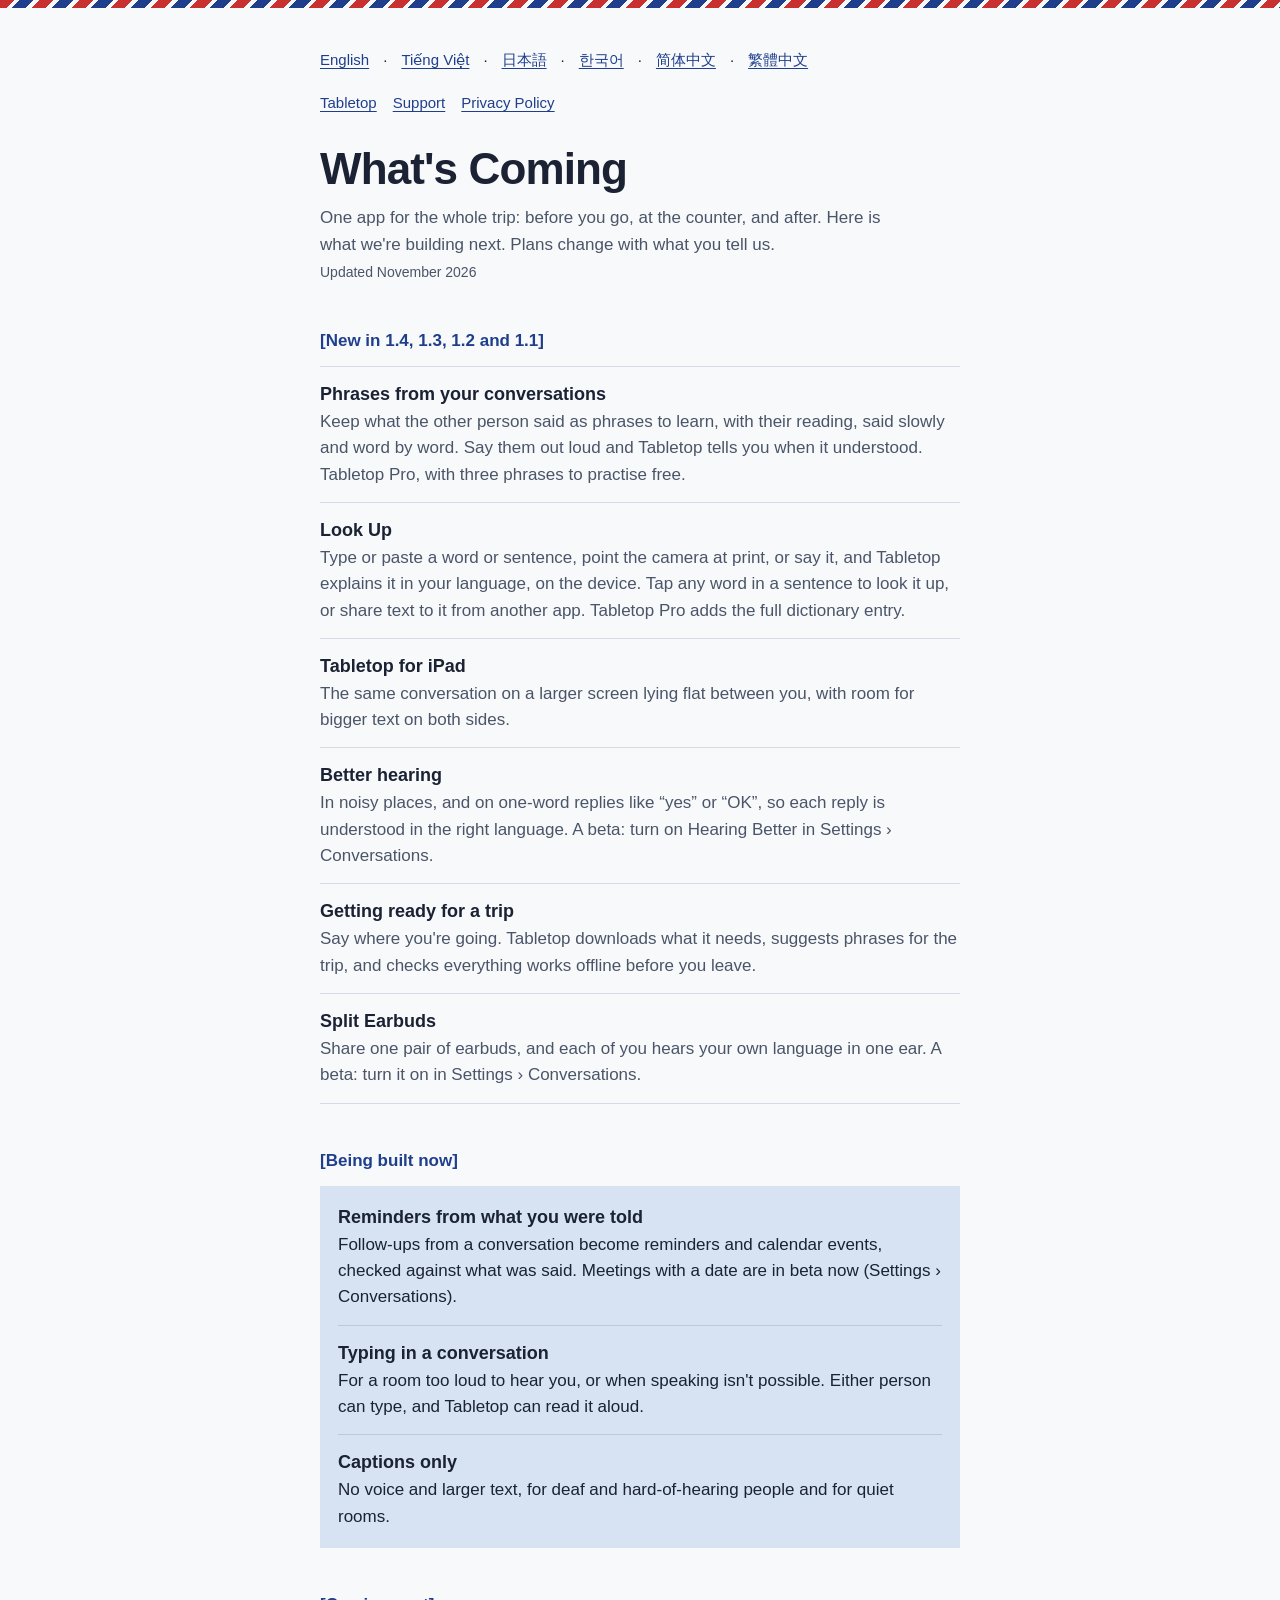
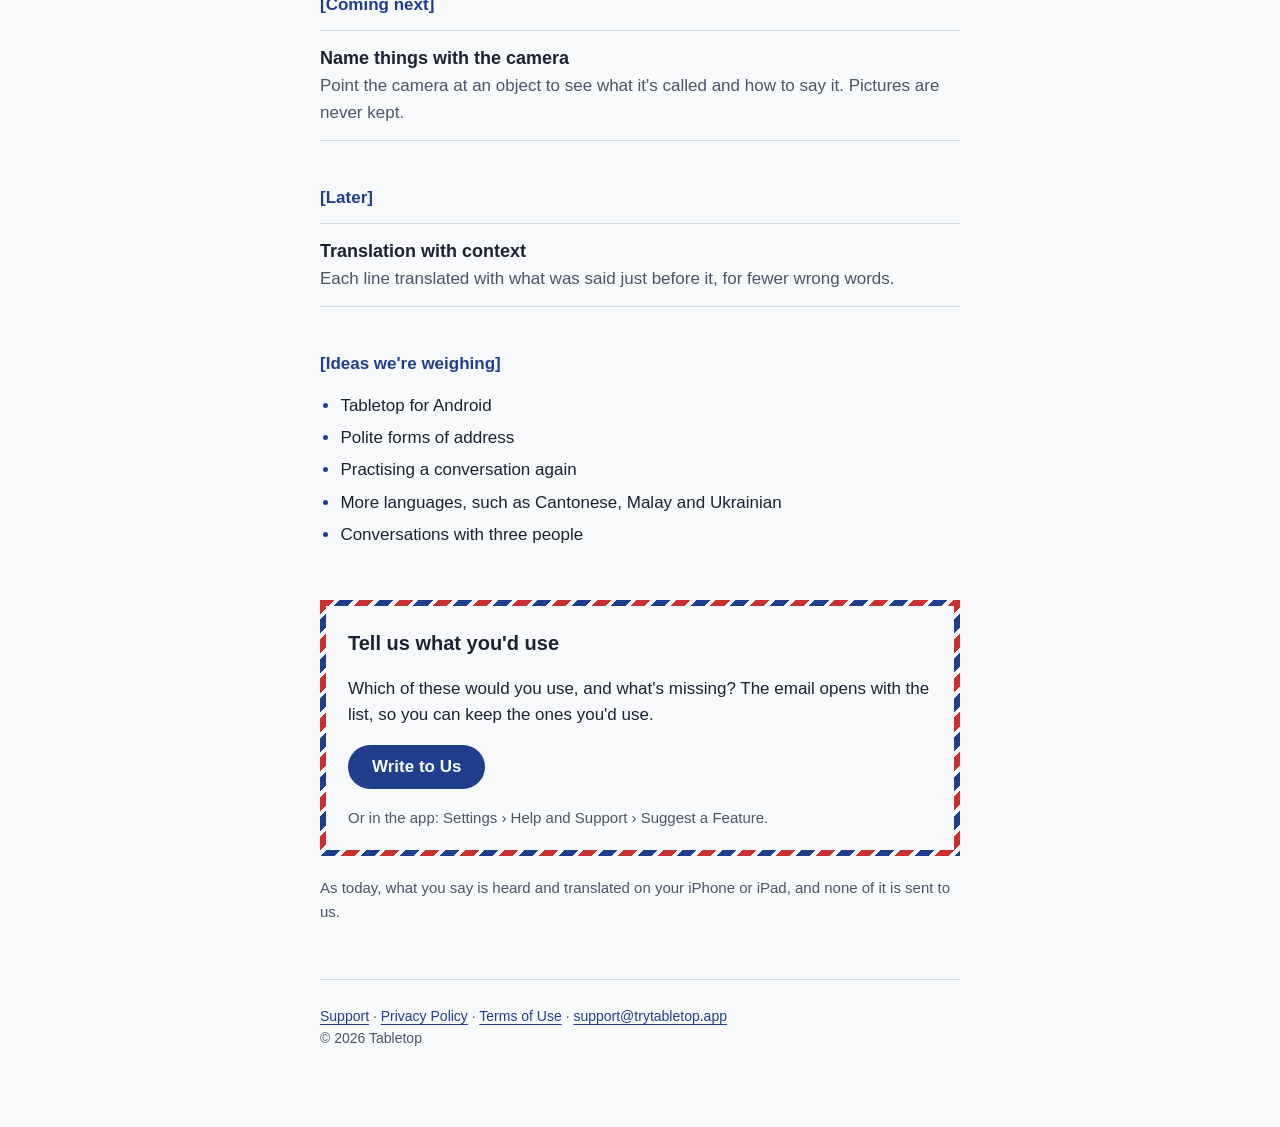
<file: whats-coming.html>
<!doctype html><html lang="en"><head><meta charset="utf-8"><meta name="viewport" content="width=device-width,initial-scale=1">
<title>Tabletop Interpreter · What's Coming</title><meta name="description" content="What we're building next for Tabletop Interpreter, and the ideas we're weighing. Tell us what you'd use."><link rel="canonical" href="https://trytabletop.app/whats-coming.html"><link rel="stylesheet" href="style.css"><style>h1{font-size:clamp(32px,7.5vw,44px);font-weight:800;letter-spacing:-0.02em;text-wrap:balance}
.lede{color:var(--secondary);margin:10px 0 4px;max-width:62ch}
.updated{font-size:14px;color:var(--secondary);margin:0}
/* Each stage is a caption cue, as the app shows state: [Being built now], ［開発中］. */
h2.cue{color:var(--blue);font-size:17px;font-weight:700;margin:44px 0 12px}
.cue::before{content:"[";content:"[" / ""}.cue::after{content:"]";content:"]" / ""}
:lang(ja) .cue::before,:lang(zh-Hans) .cue::before,:lang(zh-Hant) .cue::before{content:"［";content:"［" / ""}
:lang(ja) .cue::after,:lang(zh-Hans) .cue::after,:lang(zh-Hant) .cue::after{content:"］";content:"］" / ""}
ul.coming{list-style:none;padding:0;margin:0}
ul.coming li{padding:14px 0;border-top:1px solid var(--seam)}
ul.coming li:last-child{border-bottom:1px solid var(--seam)}
ul.coming strong{display:block;font-size:18px}
ul.coming span{color:var(--secondary)}
/* What's being built now is written on the aerogramme sheet. */
ul.now{background:var(--sheet);padding:4px 18px}
ul.now li{border-color:color-mix(in srgb,var(--ink) 14%,transparent)}
ul.now li:last-child{border-bottom:0}
ul.now li:first-child{border-top:0}
ul.now span{color:var(--ink)}
ul.ideas{margin:0;padding-left:1.2em}
ul.ideas li{padding:3px 0}
ul.ideas li::marker{color:var(--blue)}
/* The ask is a letter to us, in an airmail border. */
.envelope{margin:48px 0 0;padding:22px 22px 6px;border:6px solid transparent;border-image:repeating-linear-gradient(135deg,var(--red) 0 10px,transparent 10px 14px,var(--blue) 14px 24px,transparent 24px 28px) 6}
.envelope h2{margin:0 0 6px}
.button{display:inline-flex;align-items:center;min-height:44px;padding:0 24px;border-radius:999px;background:var(--blue);color:var(--ground);font-weight:600;text-decoration:none}
.button:hover{filter:brightness(1.12)}
.in-app{font-size:15px;color:var(--secondary)}
.from-app .in-app{display:none}
.privacy-line{font-size:15px;color:var(--secondary);margin-top:20px}
@media (max-width:480px){main{padding-top:24px}nav{margin-bottom:20px}h2.cue{margin-top:36px}.envelope{padding:18px 16px 4px}}</style><script>(function(){if(location.hash)return;var m={vi:"vi",ja:"ja",ko:"ko"};var l=(navigator.languages||[navigator.language||""]);for(var i=0;i<l.length;i++){var c=l[i].toLowerCase();if(c.indexOf("en")===0)return;if(c.indexOf("zh")===0){location.replace("#"+(/hant|tw|hk|mo/.test(c)?"zh-Hant":"zh-Hans"));return}var b=c.split("-")[0];if(m[b]){location.replace("#"+m[b]);return}}})();</script></head>
<body><div class="edge"></div><main>
<p class="langs"><a href="#en" lang="en" hreflang="en">English</a> · <a href="#vi" lang="vi" hreflang="vi">Tiếng Việt</a> · <a href="#ja" lang="ja" hreflang="ja">日本語</a> · <a href="#ko" lang="ko" hreflang="ko">한국어</a> · <a href="#zh-Hans" lang="zh-Hans" hreflang="zh-Hans">简体中文</a> · <a href="#zh-Hant" lang="zh-Hant" hreflang="zh-Hant">繁體中文</a></p>

<section class="lang" id="en" lang="en" data-title="Tabletop Interpreter · What&#x27;s Coming">
<nav><a href="/">Tabletop</a><a href="support.html#en">Support</a><a href="privacy.html#en">Privacy Policy</a></nav>
<h1>What&#x27;s Coming</h1>
<p class="lede">One app for the whole trip: before you go, at the counter, and after. Here is what we&#x27;re building next. Plans change with what you tell us.</p>
<p class="updated"><time datetime="2026-11">Updated November 2026</time></p>
<h2 class="cue">New in 1.4, 1.3, 1.2 and 1.1</h2>
<ul class="coming shipped"><li><strong>Phrases from your conversations</strong><span>Keep what the other person said as phrases to learn, with their reading, said slowly and word by word. Say them out loud and Tabletop tells you when it understood. Tabletop Pro, with three phrases to practise free.</span></li><li><strong>Look Up</strong><span>Type or paste a word or sentence, point the camera at print, or say it, and Tabletop explains it in your language, on the device. Tap any word in a sentence to look it up, or share text to it from another app. Tabletop Pro adds the full dictionary entry.</span></li><li><strong>Tabletop for iPad</strong><span>The same conversation on a larger screen lying flat between you, with room for bigger text on both sides.</span></li><li><strong>Better hearing</strong><span>In noisy places, and on one-word replies like “yes” or “OK”, so each reply is understood in the right language. A beta: turn on Hearing Better in Settings › Conversations.</span></li><li><strong>Getting ready for a trip</strong><span>Say where you&#x27;re going. Tabletop downloads what it needs, suggests phrases for the trip, and checks everything works offline before you leave.</span></li><li><strong>Split Earbuds</strong><span>Share one pair of earbuds, and each of you hears your own language in one ear. A beta: turn it on in Settings › Conversations.</span></li></ul>
<h2 class="cue">Being built now</h2>
<ul class="coming now"><li><strong>Reminders from what you were told</strong><span>Follow-ups from a conversation become reminders and calendar events, checked against what was said. Meetings with a date are in beta now (Settings › Conversations).</span></li><li><strong>Typing in a conversation</strong><span>For a room too loud to hear you, or when speaking isn&#x27;t possible. Either person can type, and Tabletop can read it aloud.</span></li><li><strong>Captions only</strong><span>No voice and larger text, for deaf and hard-of-hearing people and for quiet rooms.</span></li></ul>
<h2 class="cue">Coming next</h2>
<ul class="coming"><li><strong>Name things with the camera</strong><span>Point the camera at an object to see what it&#x27;s called and how to say it. Pictures are never kept.</span></li></ul>
<h2 class="cue">Later</h2>
<ul class="coming"><li><strong>Translation with context</strong><span>Each line translated with what was said just before it, for fewer wrong words.</span></li></ul>
<h2 class="cue">Ideas we&#x27;re weighing</h2>
<ul class="ideas"><li>Tabletop for Android</li><li>Polite forms of address</li><li>Practising a conversation again</li><li>More languages, such as Cantonese, Malay and Ukrainian</li><li>Conversations with three people</li></ul>
<div class="envelope">
<h2>Tell us what you&#x27;d use</h2>
<p>Which of these would you use, and what&#x27;s missing? The email opens with the list, so you can keep the ones you&#x27;d use.</p>
<p><a class="button" href="mailto:support@trytabletop.app?subject=Tabletop%3A%20What%27s%20Coming&amp;body=Which%20would%20you%20use%3F%20Delete%20the%20rest.%0A%0A-%20Reminders%20from%20what%20you%20were%20told%0A-%20Typing%20in%20a%20conversation%0A-%20Captions%20only%0A-%20Name%20things%20with%20the%20camera%0A-%20Translation%20with%20context%0A-%20Tabletop%20for%20Android%0A-%20Polite%20forms%20of%20address%0A-%20Practising%20a%20conversation%20again%0A-%20More%20languages%2C%20such%20as%20Cantonese%2C%20Malay%20and%20Ukrainian%0A-%20Conversations%20with%20three%20people%0A%0AWhat%27s%20missing%3A%0A%0A">Write to Us</a></p>
<p class="in-app">Or in the app: Settings › Help and Support › Suggest a Feature.</p>
</div>
<p class="privacy-line">As today, what you say is heard and translated on your iPhone or iPad, and none of it is sent to us.</p>
<footer class="quiet"><p><a href="support.html#en">Support</a> · <a href="privacy.html#en">Privacy Policy</a> · <a href="terms.html#en">Terms of Use</a> · <a href="mailto:support@trytabletop.app">support@trytabletop.app</a><br>© 2026 Tabletop</p></footer>
</section>

<section class="lang" id="vi" lang="vi" data-title="Tabletop Interpreter · Những gì sắp tới">
<nav><a href="/vi/">Tabletop</a><a href="support.html#vi">Hỗ trợ</a><a href="privacy.html#vi">Chính sách quyền riêng tư</a></nav>
<h1>Những gì sắp tới</h1>
<p class="lede">Một ứng dụng cho cả chuyến đi: trước khi đi, tại quầy và sau đó. Đây là những gì chúng tôi đang làm tiếp theo. Kế hoạch sẽ thay đổi theo góp ý của bạn.</p>
<p class="updated"><time datetime="2026-11">Cập nhật tháng 11 năm 2026</time></p>
<h2 class="cue">Mới trong 1.4, 1.3, 1.2 và 1.1</h2>
<ul class="coming shipped"><li><strong>Câu học từ cuộc trò chuyện</strong><span>Giữ những câu người kia đã nói thành câu để học, có cách đọc, nghe chậm và từng từ một. Nói thành tiếng và Tabletop cho bạn biết khi nó đã hiểu. Có trong Tabletop Pro, luyện miễn phí ba câu.</span></li><li><strong>Tra từ</strong><span>Gõ hoặc dán một từ hay một câu, hướng camera vào chữ in, hoặc nói, và Tabletop giải thích bằng ngôn ngữ của bạn, ngay trên máy. Chạm vào bất kỳ từ nào trong câu để tra, hoặc chia sẻ chữ từ ứng dụng khác sang Tabletop. Tabletop Pro có thêm mục từ điển đầy đủ.</span></li><li><strong>Tabletop cho iPad</strong><span>Cùng cuộc trò chuyện trên màn hình lớn hơn, đặt nằm giữa hai người, đủ chỗ cho chữ lớn hơn ở cả hai bên.</span></li><li><strong>Nghe rõ hơn</strong><span>Ở nơi ồn ào và với những câu trả lời một chữ như “vâng” hay “OK”, để mỗi câu được hiểu đúng ngôn ngữ. Bản thử nghiệm: bật Nghe rõ hơn trong Cài đặt › Cuộc trò chuyện.</span></li><li><strong>Chuẩn bị cho chuyến đi</strong><span>Cho biết bạn sắp đi đâu. Tabletop tải sẵn những gì cần thiết, gợi ý các câu dùng trong chuyến đi và kiểm tra để chắc mọi thứ chạy được khi không có mạng trước lúc bạn lên đường.</span></li><li><strong>Chia tai nghe</strong><span>Dùng chung một cặp tai nghe, mỗi người nghe ngôn ngữ của mình ở một bên tai. Bản thử nghiệm: bật trong Cài đặt › Cuộc trò chuyện.</span></li></ul>
<h2 class="cue">Đang làm</h2>
<ul class="coming now"><li><strong>Lời nhắc từ những gì bạn được dặn</strong><span>Việc cần làm từ cuộc trò chuyện trở thành lời nhắc và sự kiện trong lịch, được đối chiếu với những gì đã nói. Các cuộc hẹn có ngày cụ thể đã có bản thử nghiệm (Cài đặt › Cuộc trò chuyện).</span></li><li><strong>Gõ chữ trong cuộc trò chuyện</strong><span>Khi phòng quá ồn, hoặc khi không thể nói. Cả hai người đều có thể gõ, và Tabletop có thể đọc to lên.</span></li><li><strong>Chỉ phụ đề</strong><span>Không đọc thành tiếng, chữ lớn hơn, dành cho người khiếm thính và cho nơi cần yên lặng.</span></li></ul>
<h2 class="cue">Sắp tới</h2>
<ul class="coming"><li><strong>Gọi tên đồ vật bằng camera</strong><span>Hướng camera vào một đồ vật để biết nó gọi là gì và nói thế nào. Không bao giờ lưu hình ảnh.</span></li></ul>
<h2 class="cue">Sau này</h2>
<ul class="coming"><li><strong>Bản dịch theo ngữ cảnh</strong><span>Mỗi câu được dịch cùng với câu vừa nói trước đó, để ít dịch sai hơn.</span></li></ul>
<h2 class="cue">Những ý tưởng đang cân nhắc</h2>
<ul class="ideas"><li>Tabletop cho Android</li><li>Cách xưng hô lịch sự</li><li>Luyện lại một cuộc trò chuyện</li><li>Thêm ngôn ngữ, như tiếng Quảng Đông, tiếng Mã Lai và tiếng Ukraina</li><li>Trò chuyện ba người</li></ul>
<div class="envelope">
<h2>Cho chúng tôi biết bạn sẽ dùng gì</h2>
<p>Bạn sẽ dùng điều nào, và còn thiếu gì? Email mở sẵn danh sách, bạn chỉ cần giữ lại những điều bạn sẽ dùng.</p>
<p><a class="button" href="mailto:support@trytabletop.app?subject=Tabletop%3A%20Nh%E1%BB%AFng%20g%C3%AC%20s%E1%BA%AFp%20t%E1%BB%9Bi&amp;body=B%E1%BA%A1n%20s%E1%BA%BD%20d%C3%B9ng%20%C4%91i%E1%BB%81u%20n%C3%A0o%3F%20H%C3%A3y%20x%C3%B3a%20nh%E1%BB%AFng%20%C4%91i%E1%BB%81u%20c%C3%B2n%20l%E1%BA%A1i.%0A%0A-%20L%E1%BB%9Di%20nh%E1%BA%AFc%20t%E1%BB%AB%20nh%E1%BB%AFng%20g%C3%AC%20b%E1%BA%A1n%20%C4%91%C6%B0%E1%BB%A3c%20d%E1%BA%B7n%0A-%20G%C3%B5%20ch%E1%BB%AF%20trong%20cu%E1%BB%99c%20tr%C3%B2%20chuy%E1%BB%87n%0A-%20Ch%E1%BB%89%20ph%E1%BB%A5%20%C4%91%E1%BB%81%0A-%20G%E1%BB%8Di%20t%C3%AAn%20%C4%91%E1%BB%93%20v%E1%BA%ADt%20b%E1%BA%B1ng%20camera%0A-%20B%E1%BA%A3n%20d%E1%BB%8Bch%20theo%20ng%E1%BB%AF%20c%E1%BA%A3nh%0A-%20Tabletop%20cho%20Android%0A-%20C%C3%A1ch%20x%C6%B0ng%20h%C3%B4%20l%E1%BB%8Bch%20s%E1%BB%B1%0A-%20Luy%E1%BB%87n%20l%E1%BA%A1i%20m%E1%BB%99t%20cu%E1%BB%99c%20tr%C3%B2%20chuy%E1%BB%87n%0A-%20Th%C3%AAm%20ng%C3%B4n%20ng%E1%BB%AF%2C%20nh%C6%B0%20ti%E1%BA%BFng%20Qu%E1%BA%A3ng%20%C4%90%C3%B4ng%2C%20ti%E1%BA%BFng%20M%C3%A3%20Lai%20v%C3%A0%20ti%E1%BA%BFng%20Ukraina%0A-%20Tr%C3%B2%20chuy%E1%BB%87n%20ba%20ng%C6%B0%E1%BB%9Di%0A%0AC%C3%B2n%20thi%E1%BA%BFu%20g%C3%AC%3A%0A%0A">Viết cho chúng tôi</a></p>
<p class="in-app">Hoặc trong ứng dụng: Cài đặt › Trợ giúp và hỗ trợ › Góp ý tính năng.</p>
</div>
<p class="privacy-line">Như hiện nay, những gì bạn nói được nghe và dịch ngay trên iPhone hay iPad của bạn, và không gửi đến chúng tôi.</p>
<footer class="quiet"><p><a href="support.html#vi">Hỗ trợ</a> · <a href="privacy.html#vi">Chính sách quyền riêng tư</a> · <a href="terms.html#vi">Điều khoản sử dụng</a> · <a href="mailto:support@trytabletop.app">support@trytabletop.app</a><br>© 2026 Tabletop</p></footer>
</section>

<section class="lang" id="ja" lang="ja" data-title="Tabletop Interpreter · 今後の予定">
<nav><a href="/ja/">Tabletop</a><a href="support.html#ja">サポート</a><a href="privacy.html#ja">プライバシーポリシー</a></nav>
<h1>今後の予定</h1>
<p class="lede">旅のすべてをひとつのアプリで。出発前も、カウンターでも、そのあとも。次に取り組んでいることをご紹介します。いただいたご意見によって計画は変わります。</p>
<p class="updated"><time datetime="2026-11">2026年11月更新</time></p>
<h2 class="cue">1.4、1.3、1.2、1.1の新機能</h2>
<ul class="coming shipped"><li><strong>会話から学ぶフレーズ</strong><span>相手が話した言葉を、読み方つきで覚えるフレーズに。ゆっくり、単語ごとに聞けます。声に出して言うと、伝わったかどうかをTabletopが教えます。Tabletop Proの機能で、3つのフレーズまで無料で練習できます。</span></li><li><strong>調べる</strong><span>単語や文を入力・ペーストする、印刷物にカメラを向ける、または話すだけで、あなたの言語で説明します。すべて端末の中で。文の中の単語はタップして調べられ、ほかのアプリから文字を共有することもできます。Tabletop Proでは辞書の全項目が加わります。</span></li><li><strong>iPad版Tabletop</strong><span>同じ会話を、二人のあいだに置いた大きな画面で。どちらの側も文字を大きく表示できます。</span></li><li><strong>聞き取りの向上</strong><span>騒がしい場所でも、「はい」や「OK」のようなひと言の返事でも、正しい言語で聞き取れるように。ベータ版：［設定］›［会話］で［聞き取り改善］をオンにしてください。</span></li><li><strong>旅の準備</strong><span>行き先を伝えるだけで、必要なものをダウンロードし、旅で使えるフレーズを提案し、出発前にオフラインで動くことを確認します。</span></li><li><strong>イヤホンを分け合う</strong><span>1組のイヤホンを共有し、片耳ずつそれぞれの言語で聞けます。ベータ版：［設定］›［会話］でオンにできます。</span></li></ul>
<h2 class="cue">開発中</h2>
<ul class="coming now"><li><strong>言われたことをリマインダーに</strong><span>会話から生まれたフォローアップを、実際の発言と照らし合わせて確認したうえで、リマインダーやカレンダーの予定に。日付のある予定は、いまベータ版で使えます（［設定］›［会話］）。</span></li><li><strong>会話中の文字入力</strong><span>声が届かないほど騒がしいときや、話すことができないときに。どちらの人も入力でき、Tabletopが読み上げることもできます。</span></li><li><strong>字幕のみ</strong><span>音声なし、より大きな文字で。耳の不自由な方や、静かな場所のために。</span></li></ul>
<h2 class="cue">次に予定</h2>
<ul class="coming"><li><strong>カメラで物の名前を</strong><span>物にカメラを向けると、その呼び方と言い方がわかります。画像は保存しません。</span></li></ul>
<h2 class="cue">その先</h2>
<ul class="coming"><li><strong>文脈を踏まえた翻訳</strong><span>直前の発言を踏まえて訳すので、誤訳が減ります。</span></li></ul>
<h2 class="cue">検討中のアイデア</h2>
<ul class="ideas"><li>Android版Tabletop</li><li>ていねいな呼びかけ</li><li>会話のおさらい練習</li><li>広東語、マレー語、ウクライナ語などの言語の追加</li><li>3人での会話</li></ul>
<div class="envelope">
<h2>使いたい機能を教えてください</h2>
<p>どれを使いたいですか？足りないものは？メールには一覧が入っているので、使いたいものだけ残してお送りください。</p>
<p><a class="button" href="mailto:support@trytabletop.app?subject=Tabletop%EF%BC%9A%E4%BB%8A%E5%BE%8C%E3%81%AE%E4%BA%88%E5%AE%9A&amp;body=%E3%81%A9%E3%82%8C%E3%82%92%E4%BD%BF%E3%81%84%E3%81%9F%E3%81%84%E3%81%A7%E3%81%99%E3%81%8B%EF%BC%9F%E3%81%BB%E3%81%8B%E3%81%AF%E5%89%8A%E9%99%A4%E3%81%97%E3%81%A6%E3%81%8F%E3%81%A0%E3%81%95%E3%81%84%E3%80%82%0A%0A-%20%E8%A8%80%E3%82%8F%E3%82%8C%E3%81%9F%E3%81%93%E3%81%A8%E3%82%92%E3%83%AA%E3%83%9E%E3%82%A4%E3%83%B3%E3%83%80%E3%83%BC%E3%81%AB%0A-%20%E4%BC%9A%E8%A9%B1%E4%B8%AD%E3%81%AE%E6%96%87%E5%AD%97%E5%85%A5%E5%8A%9B%0A-%20%E5%AD%97%E5%B9%95%E3%81%AE%E3%81%BF%0A-%20%E3%82%AB%E3%83%A1%E3%83%A9%E3%81%A7%E7%89%A9%E3%81%AE%E5%90%8D%E5%89%8D%E3%82%92%0A-%20%E6%96%87%E8%84%88%E3%82%92%E8%B8%8F%E3%81%BE%E3%81%88%E3%81%9F%E7%BF%BB%E8%A8%B3%0A-%20Android%E7%89%88Tabletop%0A-%20%E3%81%A6%E3%81%84%E3%81%AD%E3%81%84%E3%81%AA%E5%91%BC%E3%81%B3%E3%81%8B%E3%81%91%0A-%20%E4%BC%9A%E8%A9%B1%E3%81%AE%E3%81%8A%E3%81%95%E3%82%89%E3%81%84%E7%B7%B4%E7%BF%92%0A-%20%E5%BA%83%E6%9D%B1%E8%AA%9E%E3%80%81%E3%83%9E%E3%83%AC%E3%83%BC%E8%AA%9E%E3%80%81%E3%82%A6%E3%82%AF%E3%83%A9%E3%82%A4%E3%83%8A%E8%AA%9E%E3%81%AA%E3%81%A9%E3%81%AE%E8%A8%80%E8%AA%9E%E3%81%AE%E8%BF%BD%E5%8A%A0%0A-%203%E4%BA%BA%E3%81%A7%E3%81%AE%E4%BC%9A%E8%A9%B1%0A%0A%E8%B6%B3%E3%82%8A%E3%81%AA%E3%81%84%E3%82%82%E3%81%AE%EF%BC%9A%0A%0A">お問い合わせ</a></p>
<p class="in-app">アプリからも送れます：設定 › ヘルプとサポート › 機能を提案</p>
</div>
<p class="privacy-line">これまでどおり、話した内容はiPhoneやiPadの中で聞き取られ、翻訳され、私たちに送られることはありません。</p>
<footer class="quiet"><p><a href="support.html#ja">サポート</a> · <a href="privacy.html#ja">プライバシーポリシー</a> · <a href="terms.html#ja">利用規約</a> · <a href="mailto:support@trytabletop.app">support@trytabletop.app</a><br>© 2026 Tabletop</p></footer>
</section>

<section class="lang" id="ko" lang="ko" data-title="Tabletop Interpreter · 앞으로의 계획">
<nav><a href="/ko/">Tabletop</a><a href="support.html#ko">지원</a><a href="privacy.html#ko">개인정보 처리방침</a></nav>
<h1>앞으로의 계획</h1>
<p class="lede">여행의 모든 순간을 하나의 앱으로. 떠나기 전에도, 카운터 앞에서도, 그 후에도. 다음으로 만들고 있는 것을 소개합니다. 계획은 여러분의 의견에 따라 바뀝니다.</p>
<p class="updated"><time datetime="2026-11">2026년 11월 업데이트</time></p>
<h2 class="cue">1.4, 1.3, 1.2, 1.1의 새 기능</h2>
<ul class="coming shipped"><li><strong>대화에서 배우는 문장</strong><span>상대가 한 말을 읽는 법과 함께 익힐 문구로 남깁니다. 천천히, 단어별로 들을 수 있습니다. 소리 내어 말하면 Tabletop이 알아들었는지 알려 줍니다. Tabletop Pro 기능이며, 문구 세 개까지 무료로 연습할 수 있습니다.</span></li><li><strong>찾아보기</strong><span>단어나 문장을 입력하거나 붙여넣고, 인쇄된 글자에 카메라를 대거나, 말하면 내 언어로 설명합니다. 모두 기기 안에서. 문장 속 단어를 탭해 찾아보거나, 다른 앱에서 텍스트를 공유할 수도 있습니다. Tabletop Pro는 사전 전체 항목을 더해 줍니다.</span></li><li><strong>iPad용 Tabletop</strong><span>두 사람 사이에 놓인 더 큰 화면에서 같은 대화를 나눕니다. 양쪽 모두 글자를 더 크게 볼 수 있습니다.</span></li><li><strong>더 정확한 듣기</strong><span>시끄러운 곳에서도, “네”나 “OK” 같은 한마디 대답도 올바른 언어로 알아듣도록. 베타: 설정 › 대화에서 더 잘 듣기를 켜세요.</span></li><li><strong>여행 준비</strong><span>어디로 가는지 알려 주세요. Tabletop이 필요한 것을 내려받고, 여행에 쓸 문장을 제안하고, 떠나기 전에 오프라인에서 잘 작동하는지 확인합니다.</span></li><li><strong>이어폰 나눠 쓰기</strong><span>이어폰 한 쌍을 함께 쓰고, 한쪽 귀로 각자의 언어를 듣습니다. 베타: 설정 › 대화에서 켤 수 있습니다.</span></li></ul>
<h2 class="cue">개발 중</h2>
<ul class="coming now"><li><strong>들은 내용을 알림으로</strong><span>대화에서 나온 후속 일정을 실제로 한 말과 대조해 확인한 뒤 알림과 캘린더 이벤트로 만듭니다. 날짜가 있는 약속은 지금 베타로 쓸 수 있습니다(설정 › 대화).</span></li><li><strong>대화 중 입력</strong><span>목소리가 들리지 않을 만큼 시끄럽거나, 말을 할 수 없을 때. 두 사람 모두 입력할 수 있고, Tabletop이 소리 내어 읽어 줄 수도 있습니다.</span></li><li><strong>자막만</strong><span>음성 없이 더 큰 글자로. 청각 장애가 있는 분과 조용한 곳을 위해.</span></li></ul>
<h2 class="cue">다음 계획</h2>
<ul class="coming"><li><strong>카메라로 물건 이름 알기</strong><span>물건에 카메라를 대면 이름과 말하는 법을 알려 줍니다. 사진은 저장하지 않습니다.</span></li></ul>
<h2 class="cue">그 이후</h2>
<ul class="coming"><li><strong>맥락을 고려한 번역</strong><span>바로 앞에 한 말을 함께 고려해 번역하므로 오역이 줄어듭니다.</span></li></ul>
<h2 class="cue">검토 중인 아이디어</h2>
<ul class="ideas"><li>Android용 Tabletop</li><li>정중한 호칭</li><li>대화 다시 연습하기</li><li>광둥어, 말레이어, 우크라이나어 등 언어 추가</li><li>세 사람 대화</li></ul>
<div class="envelope">
<h2>어떤 기능을 쓰고 싶은지 알려 주세요</h2>
<p>어떤 것을 쓰고 싶으신가요? 빠진 것은 무엇인가요? 메일에 목록이 들어 있으니 쓰고 싶은 것만 남겨 보내 주세요.</p>
<p><a class="button" href="mailto:support@trytabletop.app?subject=Tabletop%3A%20%EC%95%9E%EC%9C%BC%EB%A1%9C%EC%9D%98%20%EA%B3%84%ED%9A%8D&amp;body=%EC%96%B4%EB%96%A4%20%EA%B2%83%EC%9D%84%20%EC%93%B0%EA%B3%A0%20%EC%8B%B6%EC%9C%BC%EC%8B%A0%EA%B0%80%EC%9A%94%3F%20%EB%82%98%EB%A8%B8%EC%A7%80%EB%8A%94%20%EC%A7%80%EC%9B%8C%20%EC%A3%BC%EC%84%B8%EC%9A%94.%0A%0A-%20%EB%93%A4%EC%9D%80%20%EB%82%B4%EC%9A%A9%EC%9D%84%20%EC%95%8C%EB%A6%BC%EC%9C%BC%EB%A1%9C%0A-%20%EB%8C%80%ED%99%94%20%EC%A4%91%20%EC%9E%85%EB%A0%A5%0A-%20%EC%9E%90%EB%A7%89%EB%A7%8C%0A-%20%EC%B9%B4%EB%A9%94%EB%9D%BC%EB%A1%9C%20%EB%AC%BC%EA%B1%B4%20%EC%9D%B4%EB%A6%84%20%EC%95%8C%EA%B8%B0%0A-%20%EB%A7%A5%EB%9D%BD%EC%9D%84%20%EA%B3%A0%EB%A0%A4%ED%95%9C%20%EB%B2%88%EC%97%AD%0A-%20Android%EC%9A%A9%20Tabletop%0A-%20%EC%A0%95%EC%A4%91%ED%95%9C%20%ED%98%B8%EC%B9%AD%0A-%20%EB%8C%80%ED%99%94%20%EB%8B%A4%EC%8B%9C%20%EC%97%B0%EC%8A%B5%ED%95%98%EA%B8%B0%0A-%20%EA%B4%91%EB%91%A5%EC%96%B4%2C%20%EB%A7%90%EB%A0%88%EC%9D%B4%EC%96%B4%2C%20%EC%9A%B0%ED%81%AC%EB%9D%BC%EC%9D%B4%EB%82%98%EC%96%B4%20%EB%93%B1%20%EC%96%B8%EC%96%B4%20%EC%B6%94%EA%B0%80%0A-%20%EC%84%B8%20%EC%82%AC%EB%9E%8C%20%EB%8C%80%ED%99%94%0A%0A%EB%B9%A0%EC%A7%84%20%EA%B2%83%3A%0A%0A">문의하기</a></p>
<p class="in-app">앱에서도 보낼 수 있습니다: 설정 › 도움말 및 지원 › 기능 제안</p>
</div>
<p class="privacy-line">지금처럼, 말한 내용은 iPhone이나 iPad 안에서 인식되고 번역되며 저희에게 전송되지 않습니다.</p>
<footer class="quiet"><p><a href="support.html#ko">지원</a> · <a href="privacy.html#ko">개인정보 처리방침</a> · <a href="terms.html#ko">이용 약관</a> · <a href="mailto:support@trytabletop.app">support@trytabletop.app</a><br>© 2026 Tabletop</p></footer>
</section>

<section class="lang" id="zh-Hans" lang="zh-Hans" data-title="Tabletop Interpreter · 接下来的计划">
<nav><a href="/zh-hans/">Tabletop</a><a href="support.html#zh-Hans">支持</a><a href="privacy.html#zh-Hans">隐私政策</a></nav>
<h1>接下来的计划</h1>
<p class="lede">一个 App 陪你走完整趟旅程：出发前、柜台前，以及之后。以下是我们接下来要做的。计划会根据你的反馈调整。</p>
<p class="updated"><time datetime="2026-11">2026 年 11 月更新</time></p>
<h2 class="cue">1.4、1.3、1.2 和 1.1 新功能</h2>
<ul class="coming shipped"><li><strong>从对话中学句子</strong><span>把对方说过的话留作要学的短语，附读音，可以慢速听、逐词听。大声说出来，Tabletop 会告诉你它是否听懂了。属于 Tabletop Pro，可免费练习三个短语。</span></li><li><strong>查询</strong><span>输入或粘贴一个词或一句话，把相机对准印刷文字，或者直接说出来，Tabletop 就会在设备上用你的语言解释。点一下句子里的任何词就能查，也可以从其他 App 共享文字过来。Tabletop Pro 提供完整词典条目。</span></li><li><strong>iPad 版 Tabletop</strong><span>同样的对话，放在你们之间更大的屏幕上，两边的文字都能更大。</span></li><li><strong>听得更清楚</strong><span>在嘈杂的地方，或是“好”“OK”这样只有一个词的回答，也能听成正确的语言。测试版：在“设置”›“对话”中打开“聆听增强”。</span></li><li><strong>旅行准备</strong><span>告诉 Tabletop 你要去哪里。它会下载所需的内容，推荐旅途中用得上的句子，并在你出发前确认离线也能正常使用。</span></li><li><strong>分享耳机</strong><span>两人共用一副耳机，各自一只耳朵听自己的语言。测试版：可在“设置”›“对话”中打开。</span></li></ul>
<h2 class="cue">正在开发</h2>
<ul class="coming now"><li><strong>把交代的事变成提醒</strong><span>对话中的后续事项会变成提醒和日历事件，并与实际说过的话核对。写明日期的会面现已推出测试版（“设置”›“对话”）。</span></li><li><strong>对话中打字</strong><span>环境太吵听不见你，或是无法开口时。双方都能打字，Tabletop 也可以朗读出来。</span></li><li><strong>仅字幕</strong><span>不发声，文字更大，适合听障人士和安静的场所。</span></li></ul>
<h2 class="cue">接下来</h2>
<ul class="coming"><li><strong>用相机认识物品</strong><span>用相机对准一件物品，就能知道它叫什么、怎么说。绝不保存图片。</span></li></ul>
<h2 class="cue">之后</h2>
<ul class="coming"><li><strong>结合上下文的翻译</strong><span>每句话都结合前一句一起翻译，减少误译。</span></li></ul>
<h2 class="cue">正在考虑的想法</h2>
<ul class="ideas"><li>Android 版 Tabletop</li><li>礼貌的称呼</li><li>重新练习一次对话</li><li>增加更多语言，如粤语、马来语和乌克兰语</li><li>三人对话</li></ul>
<div class="envelope">
<h2>告诉我们你会用哪些</h2>
<p>你会用哪些？还缺什么？邮件里已附上清单，只保留你会用的即可。</p>
<p><a class="button" href="mailto:support@trytabletop.app?subject=Tabletop%EF%BC%9A%E6%8E%A5%E4%B8%8B%E6%9D%A5%E7%9A%84%E8%AE%A1%E5%88%92&amp;body=%E4%BD%A0%E4%BC%9A%E7%94%A8%E5%93%AA%E4%BA%9B%EF%BC%9F%E8%AF%B7%E5%88%A0%E9%99%A4%E5%85%B6%E4%BD%99%E7%9A%84%E3%80%82%0A%0A-%20%E6%8A%8A%E4%BA%A4%E4%BB%A3%E7%9A%84%E4%BA%8B%E5%8F%98%E6%88%90%E6%8F%90%E9%86%92%0A-%20%E5%AF%B9%E8%AF%9D%E4%B8%AD%E6%89%93%E5%AD%97%0A-%20%E4%BB%85%E5%AD%97%E5%B9%95%0A-%20%E7%94%A8%E7%9B%B8%E6%9C%BA%E8%AE%A4%E8%AF%86%E7%89%A9%E5%93%81%0A-%20%E7%BB%93%E5%90%88%E4%B8%8A%E4%B8%8B%E6%96%87%E7%9A%84%E7%BF%BB%E8%AF%91%0A-%20Android%20%E7%89%88%20Tabletop%0A-%20%E7%A4%BC%E8%B2%8C%E7%9A%84%E7%A7%B0%E5%91%BC%0A-%20%E9%87%8D%E6%96%B0%E7%BB%83%E4%B9%A0%E4%B8%80%E6%AC%A1%E5%AF%B9%E8%AF%9D%0A-%20%E5%A2%9E%E5%8A%A0%E6%9B%B4%E5%A4%9A%E8%AF%AD%E8%A8%80%EF%BC%8C%E5%A6%82%E7%B2%A4%E8%AF%AD%E3%80%81%E9%A9%AC%E6%9D%A5%E8%AF%AD%E5%92%8C%E4%B9%8C%E5%85%8B%E5%85%B0%E8%AF%AD%0A-%20%E4%B8%89%E4%BA%BA%E5%AF%B9%E8%AF%9D%0A%0A%E8%BF%98%E7%BC%BA%E4%BB%80%E4%B9%88%EF%BC%9A%0A%0A">给我们写信</a></p>
<p class="in-app">也可以在 App 中：设置 › 帮助与支持 › 提出功能建议</p>
</div>
<p class="privacy-line">和现在一样，你说的话在 iPhone 或 iPad 上识别和翻译，不会发送给我们。</p>
<footer class="quiet"><p><a href="support.html#zh-Hans">支持</a> · <a href="privacy.html#zh-Hans">隐私政策</a> · <a href="terms.html#zh-Hans">使用条款</a> · <a href="mailto:support@trytabletop.app">support@trytabletop.app</a><br>© 2026 Tabletop</p></footer>
</section>

<section class="lang" id="zh-Hant" lang="zh-Hant" data-title="Tabletop Interpreter · 接下來的計畫">
<nav><a href="/zh-hant/">Tabletop</a><a href="support.html#zh-Hant">支援</a><a href="privacy.html#zh-Hant">隱私權政策</a></nav>
<h1>接下來的計畫</h1>
<p class="lede">一個 App 陪你走完整趟旅程：出發前、櫃檯前，以及之後。以下是我們接下來要做的。計畫會依照你的回饋調整。</p>
<p class="updated"><time datetime="2026-11">2026 年 11 月更新</time></p>
<h2 class="cue">1.4、1.3、1.2 和 1.1 新功能</h2>
<ul class="coming shipped"><li><strong>從對話中學句子</strong><span>把對方說過的話留作要學的短語，附讀音，可以慢速聽、逐詞聽。大聲說出來，Tabletop 會告訴你它是否聽懂了。屬於 Tabletop Pro，可免費練習三個短語。</span></li><li><strong>查詢</strong><span>輸入或貼上一個字詞或一句話，把相機對準印刷文字，或直接說出來，Tabletop 就會在裝置上用你的語言解釋。點一下句子裡的任何字詞就能查，也可以從其他 App 分享文字過來。Tabletop Pro 提供完整詞典條目。</span></li><li><strong>iPad 版 Tabletop</strong><span>同樣的對話，放在你們之間更大的螢幕上，兩邊的文字都能更大。</span></li><li><strong>聽得更清楚</strong><span>在吵雜的地方，或是「好」「OK」這樣只有一個詞的回答，也能聽成正確的語言。測試版：在「設定」›「對話」中開啟「聆聽增強」。</span></li><li><strong>旅行準備</strong><span>告訴 Tabletop 你要去哪裡。它會下載所需的內容，推薦旅途中用得到的句子，並在你出發前確認離線也能正常使用。</span></li><li><strong>共用耳機</strong><span>兩人共用一副耳機，各自一隻耳朵聽自己的語言。測試版：可在「設定」›「對話」中開啟。</span></li></ul>
<h2 class="cue">正在開發</h2>
<ul class="coming now"><li><strong>把交代的事變成提醒</strong><span>對話中的後續事項會變成提醒和行事曆事件，並與實際說過的話核對。寫明日期的會面現已推出測試版（「設定」›「對話」）。</span></li><li><strong>對話中打字</strong><span>環境太吵聽不到你，或是無法開口時。雙方都能打字，Tabletop 也可以朗讀出來。</span></li><li><strong>僅字幕</strong><span>不發聲，文字更大，適合聽障人士和安靜的場所。</span></li></ul>
<h2 class="cue">接下來</h2>
<ul class="coming"><li><strong>用相機認識物品</strong><span>用相機對準一件物品，就能知道它叫什麼、怎麼說。絕不儲存圖片。</span></li></ul>
<h2 class="cue">之後</h2>
<ul class="coming"><li><strong>結合上下文的翻譯</strong><span>每句話都結合前一句一起翻譯，減少誤譯。</span></li></ul>
<h2 class="cue">正在考慮的想法</h2>
<ul class="ideas"><li>Android 版 Tabletop</li><li>禮貌的稱呼</li><li>重新練習一次對話</li><li>增加更多語言，例如粵語、馬來語和烏克蘭語</li><li>三人對話</li></ul>
<div class="envelope">
<h2>告訴我們你會用哪些</h2>
<p>你會用哪些？還缺什麼？郵件裡已附上清單，只保留你會用的即可。</p>
<p><a class="button" href="mailto:support@trytabletop.app?subject=Tabletop%EF%BC%9A%E6%8E%A5%E4%B8%8B%E4%BE%86%E7%9A%84%E8%A8%88%E7%95%AB&amp;body=%E4%BD%A0%E6%9C%83%E7%94%A8%E5%93%AA%E4%BA%9B%EF%BC%9F%E8%AB%8B%E5%88%AA%E9%99%A4%E5%85%B6%E9%A4%98%E7%9A%84%E3%80%82%0A%0A-%20%E6%8A%8A%E4%BA%A4%E4%BB%A3%E7%9A%84%E4%BA%8B%E8%AE%8A%E6%88%90%E6%8F%90%E9%86%92%0A-%20%E5%B0%8D%E8%A9%B1%E4%B8%AD%E6%89%93%E5%AD%97%0A-%20%E5%83%85%E5%AD%97%E5%B9%95%0A-%20%E7%94%A8%E7%9B%B8%E6%A9%9F%E8%AA%8D%E8%AD%98%E7%89%A9%E5%93%81%0A-%20%E7%B5%90%E5%90%88%E4%B8%8A%E4%B8%8B%E6%96%87%E7%9A%84%E7%BF%BB%E8%AD%AF%0A-%20Android%20%E7%89%88%20Tabletop%0A-%20%E7%A6%AE%E8%B2%8C%E7%9A%84%E7%A8%B1%E5%91%BC%0A-%20%E9%87%8D%E6%96%B0%E7%B7%B4%E7%BF%92%E4%B8%80%E6%AC%A1%E5%B0%8D%E8%A9%B1%0A-%20%E5%A2%9E%E5%8A%A0%E6%9B%B4%E5%A4%9A%E8%AA%9E%E8%A8%80%EF%BC%8C%E4%BE%8B%E5%A6%82%E7%B2%B5%E8%AA%9E%E3%80%81%E9%A6%AC%E4%BE%86%E8%AA%9E%E5%92%8C%E7%83%8F%E5%85%8B%E8%98%AD%E8%AA%9E%0A-%20%E4%B8%89%E4%BA%BA%E5%B0%8D%E8%A9%B1%0A%0A%E9%82%84%E7%BC%BA%E4%BB%80%E9%BA%BC%EF%BC%9A%0A%0A">寫信給我們</a></p>
<p class="in-app">也可以在 App 中：設定 › 幫助與支援 › 提出功能建議</p>
</div>
<p class="privacy-line">和現在一樣，你說的話在 iPhone 或 iPad 上辨識和翻譯，不會傳送給我們。</p>
<footer class="quiet"><p><a href="support.html#zh-Hant">支援</a> · <a href="privacy.html#zh-Hant">隱私權政策</a> · <a href="terms.html#zh-Hant">使用條款</a> · <a href="mailto:support@trytabletop.app">support@trytabletop.app</a><br>© 2026 Tabletop</p></footer>
</section>
</main><script>(function(){var d=document.documentElement;if(/[?&]from=app\b/.test(location.search))d.classList.add("from-app");function show(){var s=document.getElementById(location.hash.slice(1))||document.getElementById("en");if(!s||!s.classList.contains("lang"))s=document.getElementById("en");d.lang=s.lang;document.title=s.dataset.title}show();addEventListener("hashchange",show)})();</script></body></html>
</file>
<file: styles.css>
/* Tabletop landing page — "Airmail" (values from DESIGN.md / Tabletop/Design/Stage.swift).
   Two papers: the aerogramme sheet and the envelope ground. Colour by role:
   Par Avion blue acts, postmark violet means delivered, airmail red means returned.
   The border stripes' red and blue are their own tokens and never stand for state. */

:root {
  --ground: #F8F9FB;
  --sheet: #D7E3F3;
  --ink: #1A2233;
  --secondary: #4A5568;
  --tertiary: #535F76;
  --par-avion: #1F3F8C;
  --on-par-avion: #FFFFFF;
  --postmark: #5A3D8E;
  --airmail-red: #B42D27;
  --seam: #D3DAE5;
  --control-edge: #5F6B80;   /* a control's outline: 5.1:1 on the ground, 4.2:1 on the sheet (WCAG 1.4.11) */
  --border-red: #C8312F;
  --border-blue: #1F3F8C;

  --font: -apple-system, BlinkMacSystemFont, "SF Pro Text", "Helvetica Neue", "Segoe UI", "Hiragino Sans",
          "PingFang SC", "Apple SD Gothic Neo", "Noto Sans", Roboto, sans-serif;
  --display: -apple-system, BlinkMacSystemFont, "SF Pro Display", "Helvetica Neue", "Segoe UI", "Noto Sans", sans-serif;
  --compressed: "SF Pro Compressed", "SF Pro Display", -apple-system, "Arial Narrow", sans-serif;

  --wrap: 1120px;
  --gutter: 24px;
  --section: clamp(64px, 9vw, 112px);
  color-scheme: light;   /* the site is light only, whatever the device's appearance */
}

*, *::before, *::after { box-sizing: border-box; }
html { scroll-behavior: smooth; -webkit-text-size-adjust: 100%; }
@media (prefers-reduced-motion: reduce) { html { scroll-behavior: auto; } }

body {
  margin: 0;
  background: var(--ground);
  color: var(--ink);
  font: 17px/1.55 var(--font);
  -webkit-font-smoothing: antialiased;
  overflow-x: hidden;
}

img { max-width: 100%; height: auto; display: block; }
a { color: var(--par-avion); text-underline-offset: 3px; }
a:focus-visible, button:focus-visible, summary:focus-visible, .gallery:focus-visible {
  outline: 2px solid var(--par-avion);
  outline-offset: 3px;
  border-radius: 4px;
}

h1, h2, h3 { font-family: var(--display); color: var(--ink); margin: 0; text-wrap: balance; }
h1 { font-size: clamp(40px, 6.2vw, 72px); line-height: 1.04; letter-spacing: -0.035em; font-weight: 800; }
h2 { font-size: clamp(30px, 4.2vw, 46px); line-height: 1.1; letter-spacing: -0.025em; font-weight: 800; }
h3 { font-size: 20px; line-height: 1.3; font-weight: 700; letter-spacing: -0.01em; }
p { margin: 0; }
/* Vietnamese stacks diacritics above and below: give display lines room. */
:lang(vi) h1 { line-height: 1.14; }
:lang(vi) h2 { line-height: 1.2; }
/* Korean breaks between words, never inside one; Japanese and Chinese keep their punctuation off a line's start. */
:lang(ko) { word-break: keep-all; }
:lang(ja), :lang(zh-Hans), :lang(zh-Hant) { line-break: strict; }
/* Each CJK language in its own face: Chinese in Japanese glyphs (and Japanese punctuation spacing) reads as foreign. */
:lang(ja) { font-family: -apple-system, BlinkMacSystemFont, "Hiragino Sans", "Hiragino Kaku Gothic ProN", "Yu Gothic", "Noto Sans JP", sans-serif; }
:lang(zh-Hans) { font-family: -apple-system, BlinkMacSystemFont, "PingFang SC", "Microsoft YaHei", "Noto Sans SC", sans-serif; }
:lang(zh-Hant) { font-family: -apple-system, BlinkMacSystemFont, "PingFang TC", "Microsoft JhengHei", "Noto Sans TC", sans-serif; }
:lang(ko) { font-family: -apple-system, BlinkMacSystemFont, "Apple SD Gothic Neo", "Malgun Gothic", "Noto Sans KR", sans-serif; }
/* Japanese headings break between phrases, never inside a word (スマートフォン). */
:lang(ja) h1, :lang(ja) h2, :lang(ja) h3, :lang(ja) p, :lang(ja) summary, :lang(ja) th { word-break: auto-phrase; }

.wrap { width: 100%; max-width: var(--wrap); margin: 0 auto; padding: 0 var(--gutter); }
.narrow { max-width: 760px; }
.center { text-align: center; }
.muted { color: var(--secondary); }
.small { font-size: 15px; }
.lede { font-size: clamp(18px, 1.9vw, 21px); color: var(--secondary); line-height: 1.5; }

.skip { position: absolute; left: -9999px; }
.skip:focus { left: 16px; top: 16px; z-index: 100; background: var(--par-avion); color: var(--on-par-avion); padding: 8px 16px; border-radius: 999px; }

/* Bracketed captioning cue, in Par Avion blue */
.cue { font-weight: 700; font-size: 15px; color: var(--par-avion); letter-spacing: 0.01em; margin-bottom: 16px; }

/* ---------- Buttons: one filled capsule, quiet text otherwise ---------- */
.btn {
  display: inline-flex; align-items: center; justify-content: center;
  min-height: 50px; padding: 0 24px;
  border-radius: 999px;
  background: var(--par-avion); color: var(--on-par-avion);
  font-weight: 600; font-size: 17px; text-decoration: none;
  transition: opacity .15s ease;
}
.btn:hover { opacity: .88; }
.btn--small { min-height: 40px; padding: 0 18px; font-size: 15px; }
.btn--quiet { background: transparent; color: var(--par-avion); border: 1px solid var(--par-avion); }

/* ---------- Header ---------- */
.top {
  position: sticky; top: env(safe-area-inset-top, 0px); z-index: 10;
  background: var(--ground);
  border-bottom: 1px solid var(--seam);
}
@supports not (background: color-mix(in srgb, red, blue)) { .top { background: var(--ground); } }
.top__row { display: flex; align-items: center; gap: 24px; min-height: 64px; }
.brand { display: inline-flex; align-items: center; gap: 10px; text-decoration: none; color: var(--ink); font-weight: 800; font-size: 19px; letter-spacing: -0.01em; }
.brand img { width: 36px; height: 36px; border-radius: 9px; }
.top__nav { display: flex; gap: 24px; margin-left: auto; }
.top__nav a { color: var(--secondary); text-decoration: none; font-size: 15px; font-weight: 500; }
.top__nav a:hover { color: var(--ink); }
.top__actions { display: flex; align-items: center; gap: 12px; }
/* The language menu: the system's own picker in a quiet capsule, so six languages fit beside the store button. */
.lang { position: relative; display: inline-flex; }
.lang select {
  appearance: none; -webkit-appearance: none;
  font: 600 14px/1 var(--font); color: var(--ink);
  background: var(--ground) no-repeat right 12px center / 10px 10px
    url("data:image/svg+xml,%3Csvg xmlns='http://www.w3.org/2000/svg' viewBox='0 0 10 10'%3E%3Cpath d='M1.5 3.5 5 7l3.5-3.5' fill='none' stroke='%231F3F8C' stroke-width='1.6' stroke-linecap='round' stroke-linejoin='round'/%3E%3C/svg%3E");
  border: 1px solid var(--control-edge); border-radius: 999px;
  min-height: 40px; padding: 0 32px 0 14px; cursor: pointer;
}
.lang select:focus-visible { outline: 2px solid var(--par-avion); outline-offset: 3px; }
.sr-only {
  position: absolute; width: 1px; height: 1px; padding: 0; margin: -1px;
  overflow: hidden; clip: rect(0 0 0 0); white-space: nowrap; border: 0;
}

/* On a phone the page's places sit in a row under the bar, so Questions and Pro are one tap away. */
@media (max-width: 820px) {
  .top__row { flex-wrap: wrap; row-gap: 0; padding-top: 8px; }
  .top__actions { margin-left: auto; }
  .top__nav { order: 3; width: 100%; margin: 0; gap: 20px; overflow-x: auto; padding: 0 0 10px; scrollbar-width: none; }
  .top__nav a { white-space: nowrap; min-height: 32px; display: inline-flex; align-items: center; }
}
@media (max-width: 440px) {
  :root { --gutter: 16px; }
  /* The mark alone (the link keeps its name), so the store button stays in reach on a phone. */
  .brand span { display: none; }
  .top__row { gap: 12px; }
  .top__actions { gap: 8px; }
  .btn--small { padding: 0 14px; }
}

/* ---------- Airmail border ---------- */
.airmail {
  height: 10px;
  background: repeating-linear-gradient(-45deg,
    var(--border-red) 0 10px, var(--ground) 10px 14px,
    var(--border-blue) 14px 24px, var(--ground) 24px 28px);
}
.airmail--thin { height: 6px; }

/* Apple's own badge, as Apple draws it: never recoloured, at least 40 px tall. */
.badge { display: inline-flex; border-radius: 10px; }
.badge img { height: 52px; width: auto; }
figcaption { text-align: center; font-size: 13px; color: var(--tertiary); margin-top: 12px; }
/* Short lines end evenly: no word left alone on the last line. */
p, summary, li { text-wrap: pretty; }
/* Short copy sets in even lines: no word or two left alone at the bottom. */
.lede, .chapter p, .plan p, .also p, details p, .cmp th { text-wrap: balance; }
.nw { white-space: nowrap; }
::selection { background: var(--sheet); color: var(--ink); }

/* ---------- Sections ---------- */
.section { padding: var(--section) 0; }
.section h2 { margin-bottom: 16px; }
.sheet { background: var(--sheet); }

/* Pause for the Duo video: what moves can always be stopped (WCAG 2.2.2). */
.controls { display: flex; align-items: center; gap: 10px; margin-top: 4px; }
.controls--center { justify-content: center; margin-top: 12px; }
.ctl {
  display: inline-flex; align-items: center; justify-content: center; gap: 6px;
  min-width: 44px; min-height: 44px; padding: 0 12px;
  font: 600 15px/1 var(--font); color: var(--par-avion);
  background: var(--ground); border: 1px solid var(--control-edge); border-radius: 999px; cursor: pointer;
}
.ctl--text { padding: 0 18px; }
.ctl:hover { border-color: var(--par-avion); }
.ctl[hidden] { display: none; }

/* ---------- The story: the app, used once ----------
   The opening is the table: the aerogramme sheet with the airmail seam across it, and on it a device drawn in HTML,
   Tabletop's Quick Start and then its conversation. The device sticks while six chapters scroll past; each sets its
   view and brackets what it is about. Sizes inside the device are in container units, so it reads the same at any size. */
:root {
  --bar: 64px;
  /* A postage stamp's perforated edge: holes along the border band only, solid inside. */
  --perf: radial-gradient(circle, transparent 3.1px, #000 3.5px) -3.8px -3.8px / 7.6px 7.6px repeat,
          linear-gradient(#000, #000) center / calc(100% - 8px) calc(100% - 8px) no-repeat;
}
@media (max-width: 820px) { :root { --bar: 106px; } }

.story { padding-bottom: clamp(32px, 5vw, 80px); }
.story__grid { display: grid; grid-template-columns: minmax(0, 1fr) minmax(0, 1fr); column-gap: clamp(28px, 4vw, 64px); }
@media (min-width: 901px) { .wrap.story__grid { max-width: 1280px; } }
.story__copy { grid-column: 1; grid-row: 1; min-height: calc(100svh - var(--bar)); display: flex; flex-direction: column; justify-content: center; padding: 32px 0; }
.story__copy h1 { font-size: clamp(64px, 8.4vw, 120px); line-height: 0.96; letter-spacing: -0.04em; margin-bottom: 28px; }
.story__copy .lede { max-width: 22em; font-size: clamp(19px, 1.7vw, 23px); }
.hero__ctas { display: flex; flex-wrap: wrap; align-items: center; gap: 12px; margin-top: 36px; }
.story__stage { grid-column: 2; grid-row: 1 / span 7; align-self: start; position: sticky; top: var(--bar); height: calc(100svh - var(--bar)); padding: 3svh 0; }

.chapter { grid-column: 1; min-height: 78svh; display: flex; flex-direction: column; justify-content: center; padding: 6svh 0; }
.chapter:last-child { min-height: 100svh; }
.chapter h2 { font-size: clamp(34px, 3.6vw, 52px); margin-bottom: 14px; }
.chapter p { font-size: clamp(18px, 1.6vw, 21px); color: var(--secondary); max-width: 24em; }
.chapter__cta { margin-top: 28px; }
.js .chapter { opacity: 0.4; transition: opacity .4s ease-out; }
.js .chapter.is-on { opacity: 1; }

/* The chapter's stamp: a perforated postage stamp, its drawing in Par Avion blue on the stamp's paper. */
.stamp { display: block; width: 92px; margin-bottom: 22px; transform: rotate(-4deg); filter: drop-shadow(0 6px 10px rgba(10, 18, 36, .16)); }
.stamp svg { display: block; width: 100%; height: auto; -webkit-mask: var(--perf); mask: var(--perf); }
.chapter:nth-child(odd) .stamp { transform: rotate(3deg); }
.js .chapter .stamp { transition: transform .5s cubic-bezier(.16, 1, .3, 1); }
.js .chapter.is-on .stamp { transform: rotate(-2deg) scale(1.04); }
.st-paper { fill: #FFFFFF; }
.st-line { fill: none; stroke: var(--par-avion); stroke-width: 1.5; }
.st-sky { fill: var(--sheet); }
.st-ink { fill: none; stroke: var(--par-avion); stroke-width: 3; stroke-linecap: round; stroke-linejoin: round; }
.st-ink-fill, .st-fill { fill: var(--par-avion); }
.st-red { fill: none; stroke: var(--border-red); stroke-width: 3; stroke-linecap: round; }
.st-fill-red { fill: var(--border-red); }
.st-table { fill: #FFFFFF; stroke: var(--par-avion); stroke-width: 3; }
.st-phone { fill: var(--ink); }
.st-phone-big { fill: #FFFFFF; stroke: var(--ink); stroke-width: 4; }
.st-glyph { font: 800 17px var(--display); fill: var(--par-avion); text-anchor: middle; }
.st-card, .st-env { fill: #FFFFFF; stroke: var(--par-avion); stroke-width: 2.5; }
.st-corner-blue { fill: none; stroke: var(--par-avion); stroke-width: 4; stroke-linecap: round; }
.st-seal-mark-ring { fill: none; stroke: #FFFFFF; stroke-width: 2.5; }
.st-seal-mark { stroke: #FFFFFF; stroke-width: 2.5; stroke-linecap: round; }
.st-violet { fill: none; stroke: var(--postmark); stroke-width: 2.5; }

/* The table */
.table { position: relative; height: 100%; margin: 0; background: var(--sheet); border-radius: 36px; display: flex; align-items: center; justify-content: center; overflow: hidden; }
.table__seam {
  position: absolute; left: 0; right: 0; top: 50%; height: 12px; margin-top: -6px;
  background: repeating-linear-gradient(-45deg, var(--border-red) 0 12px, var(--sheet) 12px 17px, var(--border-blue) 17px 29px, var(--sheet) 29px 34px);
}
.side { position: absolute; left: 28px; font-weight: 700; font-size: 14px; color: var(--par-avion); z-index: 1; }
.side--them { top: 22px; }
.side--you { bottom: 22px; }
.table__seam, .side { transition: opacity .4s ease-out; }
.table:has(.device:not([data-view="talk"])) .side--them { opacity: 0; }
.table:has(.device[data-view="kept"]) .table__seam { opacity: 0; }

.device {
  position: relative; z-index: 1; height: 88%; aspect-ratio: 9 / 18.6; border-radius: 13% / 6.3%; background: #0E1118; padding: 2.6%;
  box-shadow: 0 1px 0 rgba(255,255,255,.08) inset, 0 40px 70px rgba(10,18,36,.25), 0 10px 24px rgba(10,18,36,.16);
}
.dv { position: relative; width: 100%; height: 100%; border-radius: 11% / 5.3%; overflow: hidden; background: var(--ground); container-type: size; }
.dv :lang(ja) { word-break: auto-phrase; }

/* Views: one shows at a time; the conversation is the default (and what shows without JavaScript). */
.dv__quick, .dv__cam, .dv__letter { position: absolute; inset: 0; z-index: 2; visibility: hidden; opacity: 0; transition: opacity .35s ease-out, visibility 0s linear .35s, transform .55s cubic-bezier(.2, .8, .2, 1); }
.device[data-view="quick"] .dv__quick, .device[data-view="cam"] .dv__cam, .device[data-view="kept"] .dv__letter { visibility: visible; opacity: 1; transition-delay: 0s; }

/* Quick Start, as the app opens: I speak, Swap, They speak, Start Conversation. */
.dv__quick { background: var(--ground); padding: 16cqw 8cqw 9cqw; display: flex; flex-direction: column; }
.dv__brand { font: 800 8cqw/1 var(--display); letter-spacing: -0.02em; color: var(--ink); margin-bottom: 12cqw; }
.pick { position: relative; padding: 5cqw 0; border-top: 1px solid var(--seam); }
.pick--them { border-bottom: 1px solid var(--seam); }
.pick__k { display: block; font-size: 3.6cqw; font-weight: 600; color: var(--secondary); margin-bottom: 2cqw; }
.pick--them .pick__k { color: var(--par-avion); }
.pick__v { display: flex; align-items: center; gap: 3cqw; font: 700 6.8cqw/1.15 var(--display); color: var(--ink); }
.pick__name { min-width: 0; overflow: hidden; text-overflow: ellipsis; white-space: nowrap; }
.pick__chev { width: 3.4cqw; height: 3.4cqw; flex: none; fill: none; stroke: var(--par-avion); stroke-width: 1.8; stroke-linecap: round; stroke-linejoin: round; margin-left: auto; }
.pick select { position: absolute; inset: 0; width: 100%; opacity: 0; cursor: pointer; font-size: 16px; }
.pick:has(select:focus-visible) { outline: 2px solid var(--par-avion); outline-offset: 2px; border-radius: 4px; }
.flag { flex: none; display: inline-flex; width: 9.2cqw; height: 6.9cqw; }
.flag img { width: 100%; height: 100%; border-radius: 0.8cqw; box-shadow: 0 0 0 1px rgba(26, 34, 51, .14); object-fit: cover; }
.dv__swap {
  align-self: flex-end; margin: -4.6cqw 0; position: relative; z-index: 1; width: 10cqw; height: 10cqw; min-width: 36px; min-height: 36px;
  border-radius: 50%; border: 1px solid var(--control-edge); background: var(--ground); color: var(--par-avion); cursor: pointer; display: grid; place-items: center; padding: 0;
}
.dv__swap svg { width: 55%; height: 55%; fill: none; stroke: currentColor; stroke-width: 2; stroke-linecap: round; stroke-linejoin: round; }
.dv__start {
  margin-top: auto; min-height: 44px; padding: 4.4cqw 0; border: 0; border-radius: 999px; background: var(--par-avion); color: var(--on-par-avion);
  font: 600 5cqw/1.1 var(--font); cursor: pointer;
}
.dv__start:hover { opacity: .9; }
.dv__start:focus-visible { outline: 2px solid var(--par-avion); outline-offset: 3px; }
.dv__more { display: flex; justify-content: center; gap: 7cqw; margin-top: 5cqw; font-size: 3.8cqw; font-weight: 600; color: var(--par-avion); }

/* A seal for the two Chinese: the character in a red chop, never a flag. */
.seal {
  flex: none; display: inline-grid; place-items: center; width: 100%; height: 100%; min-width: 0;
  background: var(--border-red); color: #FFFFFF; border-radius: 18%; font-weight: 700; line-height: 1;
  box-shadow: inset 0 0 0 2px var(--border-red), inset 0 0 0 3px rgba(255,255,255,.75);
}
.flag .seal { font-size: 4.2cqw; border-radius: 1cqw; }

/* Their half, turned to face the person across the table. */
.dv__theirs { position: absolute; left: 0; right: 0; top: 0; height: 50%; background: var(--sheet); transform: rotate(180deg); padding: 7cqw; display: flex; flex-direction: column; transition: background-color .4s ease-out; }
.dv__big { order: 1; font-size: 7.4cqw; font-weight: 700; line-height: 1.22; color: var(--ink); transition: font-size .4s ease-out; }
.dv__prev { order: 2; font-size: 3.8cqw; line-height: 1.35; color: var(--secondary); margin-top: 3cqw; }
.dv__cue { order: 3; margin-top: auto; font-size: 3.4cqw; font-weight: 700; color: var(--par-avion); }
.device[data-focus="theirs"] .dv__theirs { background: #C9D8EE; }
.device[data-focus="theirs"] .dv__big { font-size: 8.6cqw; }
.dv__seam {
  position: absolute; left: 0; right: 0; top: 50%; height: 1.6cqw; margin-top: -0.8cqw;
  background: repeating-linear-gradient(-45deg, var(--border-red) 0 1.6cqw, #fff 1.6cqw 2.2cqw, var(--border-blue) 2.2cqw 3.8cqw, #fff 3.8cqw 4.4cqw);
}

/* Your half: the conversation as the owner reads it, each delivered line postmarked. */
.dv__mine { position: absolute; left: 0; right: 0; bottom: 0; height: 50%; padding: 5cqw 6cqw 4cqw; display: flex; flex-direction: column; }
.dv__bar { display: flex; align-items: center; gap: 3cqw; font-size: 3.3cqw; font-weight: 600; color: var(--ink); white-space: nowrap; }
.dv__pair { overflow: hidden; text-overflow: ellipsis; min-width: 0; }
.dv__end { margin-left: auto; color: var(--secondary); font-weight: 500; }
.dv__pause { border: 1px solid var(--par-avion); color: var(--par-avion); border-radius: 999px; padding: 0.8cqw 2.6cqw; }
.dv__off { display: none; align-items: center; gap: 1.6cqw; background: var(--par-avion); color: var(--on-par-avion); border-radius: 999px; padding: 0.9cqw 2.8cqw 0.9cqw 2cqw; font-weight: 700; }
.dv__off svg { width: 3.6cqw; height: 3.6cqw; fill: currentColor; }
.dv__lines { list-style: none; margin: 2cqw 0 0; padding: 0; flex: 1; min-height: 0; overflow: hidden; display: flex; flex-direction: column; justify-content: flex-end; }
.dv__line { display: none; position: relative; padding: 1.8cqw 9cqw 1.8cqw 0; }
.dv__line.is-in { display: block; animation: dv-arrive .35s ease-out both; }
.dv__line.is-in.is-gone { display: none; }
.dv__line b { display: block; font-size: 3.2cqw; letter-spacing: 0.06em; color: var(--secondary); }
.dv__line--them b { color: var(--par-avion); }
.dv__text { display: block; font-size: 5cqw; line-height: 1.28; font-weight: 500; color: var(--ink); }
.dv__gloss { display: block; font-size: 3.6cqw; line-height: 1.3; color: var(--secondary); margin-top: 0.5cqw; }
.dv__mark {
  position: absolute; right: 0; top: 4.2cqw; width: 5.6cqw; height: 5.6cqw; border-radius: 50%;
  border: 0.5cqw solid var(--postmark); box-shadow: inset 0 0 0 0.5cqw var(--ground), inset 0 0 0 0.8cqw var(--postmark);
  animation: dv-postmark .45s cubic-bezier(.16, 1, .3, 1) .1s both; transform: rotate(-12deg);
}
[dir="rtl"] + .dv__mark, .dv__line:has([dir="rtl"].dv__text) { text-align: right; }
.dv__line.is-new .dv__mark { visibility: hidden; animation: none; }
.dv__line.is-new .dv__text::after { content: ""; display: inline-block; width: 0.5cqw; height: 4cqw; margin-left: 0.4cqw; vertical-align: -0.6cqw; background: var(--par-avion); }
.dv__listen { font-size: 3cqw; font-weight: 700; color: var(--par-avion); margin-top: 1.5cqw; }

/* Read with Camera: the back camera on a printed sign, your language laid over each line, live. */
.dv__cam { background: radial-gradient(120% 80% at 50% 40%, #3A4152 0%, #1C2130 60%, #12161F 100%); }
.cam__sign {
  position: absolute; left: 13%; right: 13%; top: 24%; padding: 7cqw 6cqw; background: #F4F1E8; color: #1A2233;
  transform: rotate(-4deg); box-shadow: 0 2cqw 5cqw rgba(0,0,0,.45); border-radius: 1cqw;
}
.cam__s1 { font: 800 6cqw/1.15 var(--display); letter-spacing: 0.02em; }
.cam__s2 { margin-top: 3cqw; font-size: 4.2cqw; line-height: 1.35; }
.cam__slip {
  position: absolute; left: 10%; right: 16%; padding: 2cqw 3cqw; background: var(--ground); color: var(--ink); border-radius: 1.2cqw;
  font-size: 4cqw; font-weight: 600; line-height: 1.3; box-shadow: 0 1cqw 3cqw rgba(0,0,0,.35); transform: rotate(-4deg);
}
.cam__slip--1 { top: 52%; font-weight: 800; }
.cam__slip--2 { top: 61%; left: 18%; right: 8%; }
.device[data-view="cam"] .cam__slip { animation: cam-slip .5s cubic-bezier(.16, 1, .3, 1) both; }
.device[data-view="cam"] .cam__slip--1 { animation-delay: .5s; }
.device[data-view="cam"] .cam__slip--2 { animation-delay: 1.1s; }
.cam__btn { position: absolute; left: 50%; bottom: 7%; transform: translateX(-50%); white-space: nowrap; background: var(--par-avion); color: var(--on-par-avion); border-radius: 999px; padding: 3cqw 6cqw; font-size: 4cqw; font-weight: 600; }
@keyframes cam-slip { from { opacity: 0; transform: rotate(-4deg) translateY(2cqw) scale(.96); } to { opacity: 1; transform: rotate(-4deg); } }

/* Kept: an airmail letter, its minutes first, each point pointing at its line, and the violet KEPT stamp. */
.dv__letter { background: var(--ground); padding: 11cqw 9cqw 9cqw; transform: translateY(102%); box-shadow: inset 0 0 0 2.2cqw var(--ground); }
.device[data-view="kept"] .dv__letter { transform: none; }
.dv__letter::before { content: ""; position: absolute; inset: 0; border: 2.2cqw solid transparent;
  border-image: repeating-linear-gradient(-45deg, var(--border-red) 0 2.4cqw, var(--ground) 2.4cqw 3.4cqw, var(--border-blue) 3.4cqw 5.8cqw, var(--ground) 5.8cqw 6.8cqw) 30; pointer-events: none; }
.dv__lt { font: 700 6.4cqw/1.2 var(--display); color: var(--ink); }
.dv__lh { font-size: 3.2cqw; font-weight: 700; color: var(--secondary); margin: 5cqw 0 1.5cqw; }
.dv__pt { display: flex; justify-content: space-between; gap: 3cqw; font-size: 4.6cqw; line-height: 1.35; padding: 2.2cqw 0; border-top: 1px solid var(--seam); color: var(--ink); }
.dv__pt b { color: var(--par-avion); font-size: 3.4cqw; white-space: nowrap; }
.dv__cl { display: flex; gap: 3cqw; font-size: 4.2cqw; line-height: 1.35; padding: 1.6cqw 0; color: var(--ink); }
.dv__cl b { color: var(--secondary); font-size: 3.2cqw; }
.dv__kept {
  position: absolute; right: 6cqw; bottom: 6cqw; width: 24cqw; height: 24cqw; border-radius: 50%;
  border: 0.9cqw solid var(--postmark); box-shadow: inset 0 0 0 1cqw var(--ground), inset 0 0 0 1.5cqw var(--postmark);
  color: var(--postmark); display: flex; flex-direction: column; align-items: center; justify-content: center;
  font: 800 3.2cqw/1.3 var(--display); letter-spacing: 0.08em; transform: rotate(-14deg); opacity: 0;
}
.dv__kept strong { font-size: 6.4cqw; letter-spacing: 0; }
.device[data-view="kept"] .dv__kept { opacity: 1; animation: dv-kept .5s cubic-bezier(.16, 1, .3, 1) .45s both; }

/* The highlight: captioning brackets, measured around the region (main.js), gliding from one to the next. */
.dv__focus { position: absolute; left: 0; top: 0; z-index: 5; pointer-events: none; opacity: 0;
  transition: transform .6s cubic-bezier(.16, 1, .3, 1), width .6s cubic-bezier(.16, 1, .3, 1), height .6s cubic-bezier(.16, 1, .3, 1), opacity .3s ease-out; }
.dv__focus.is-on { opacity: 1; }
.dv__focus i { position: absolute; width: 5cqw; height: 5cqw; border: 0.9cqw solid var(--par-avion); }
.dv__focus i:nth-child(1) { left: 0; top: 0; border-right: 0; border-bottom: 0; }
.dv__focus i:nth-child(2) { right: 0; top: 0; border-left: 0; border-bottom: 0; }
.dv__focus i:nth-child(3) { left: 0; bottom: 0; border-right: 0; border-top: 0; }
.dv__focus i:nth-child(4) { right: 0; bottom: 0; border-left: 0; border-top: 0; }
.device[data-view="cam"] .dv__focus i { border-color: #FFFFFF; }

@keyframes dv-arrive { from { opacity: 0; transform: translateY(2cqw); } }
@keyframes dv-postmark { from { opacity: 0; transform: scale(1.7) rotate(-30deg); } to { opacity: 1; transform: scale(1) rotate(-12deg); } }
@keyframes dv-kept { from { opacity: 0; transform: scale(1.6) rotate(-30deg); } to { opacity: 1; transform: scale(1) rotate(-14deg); } }
@media (prefers-reduced-motion: reduce) {
  .dv__line.is-in, .dv__mark, .cam__slip, .device[data-view="kept"] .dv__kept { animation: none !important; }
  .dv__quick, .dv__cam, .dv__letter, .dv__focus, .js .chapter, .js .chapter .stamp, .table__seam, .side, .dv__theirs, .dv__big { transition: none; }
}

/* A phone: the copy, then the table sticks under the bar while the chapters pass beneath it. */
@media (max-width: 900px) {
  .story__grid { display: flex; flex-direction: column; }
  .story__copy { order: 0; min-height: 0; padding: 24px 0 20px; }
  .story__copy h1 { font-size: clamp(56px, 17vw, 76px); margin-bottom: 14px; }
  .story__copy .lede { font-size: 17px; }
  .hero__ctas { margin-top: 18px; }
  .story__stage { order: 1; align-self: stretch; position: sticky; top: var(--bar); z-index: 2; height: auto; padding: 6px 0 10px; background: var(--ground); }
  .table { height: min(50svh, 440px); border-radius: 24px; }
  .device { height: 84%; aspect-ratio: 9 / 12; max-width: 92%; }
  .side { left: 0; right: 0; text-align: center; font-size: 13px; }
  .side--them { top: 10px; } .side--you { bottom: 10px; }
  .dv__quick { padding: 7cqw 7cqw 6cqw; }
  .dv__brand { display: none; }
  .pick { padding: 2.6cqw 0; }
  .dv__more { margin-top: 3.6cqw; }
  .dv__start { padding: 3.6cqw 0; }
  .dv__prev { display: none; }
  .dv__theirs { padding: 5cqw 6cqw; }
  .dv__mine { padding: 3.5cqw 6cqw 3cqw; }
  .dv__mine .dv__gloss { display: none; }
  .dv__lines { margin-top: 1cqw; }
  .dv__line { padding-top: 1.2cqw; padding-bottom: 1.2cqw; }
  .dv__letter { padding: 8cqw 8cqw; }
  .dv__cl { padding: 1cqw 0; }
  .chapter { order: 2; min-height: 50svh; justify-content: flex-start; padding: 22px 0 32px; }
  .chapter:last-child { min-height: 56svh; }
  .stamp { width: 64px; margin-bottom: 14px; }
}

/* ---------- Languages: a sheet of stamps ---------- */
.langs__grid { display: grid; grid-template-columns: minmax(0, 0.8fr) minmax(0, 1.2fr); gap: clamp(32px, 5vw, 72px); align-items: start; }
.langs__copy { position: sticky; top: calc(var(--bar) + 32px); }
.langs__copy .lede { margin-bottom: 20px; }
.langs__ui { color: var(--secondary); }
.globe { width: 132px; height: 132px; margin: 0 0 24px -6px; transform: rotate(-10deg); }
.globe__rim { fill: none; stroke: var(--par-avion); stroke-width: 3; }
.globe__text { font: 800 15px var(--display); letter-spacing: 0.12em; fill: var(--par-avion); }
.globe__earth circle, .globe__earth ellipse, .globe__earth path { fill: none; stroke: var(--par-avion); stroke-width: 2.5; }
.stamps { list-style: none; margin: 0; padding: 0; display: grid; grid-template-columns: repeat(auto-fill, minmax(124px, 1fr)); gap: 14px; }
.lstamp {
  width: 100%; min-height: 128px; display: flex; flex-direction: column; align-items: flex-start; gap: 6px; text-align: left;
  padding: 16px 14px 14px; background: #FFFFFF; border: 0; cursor: pointer; color: var(--ink); font: inherit;
  -webkit-mask: var(--perf); mask: var(--perf);
  box-shadow: inset 0 0 0 7px #FFFFFF, inset 0 0 0 8px var(--seam);
  transition: transform .25s cubic-bezier(.16, 1, .3, 1);
}
.lstamp img, .lstamp .seal { width: 40px; height: 30px; border-radius: 3px; box-shadow: 0 0 0 1px rgba(26, 34, 51, .14); object-fit: cover; margin-bottom: 8px; }
.lstamp .seal { font-size: 19px; box-shadow: inset 0 0 0 2px var(--border-red), inset 0 0 0 3px rgba(255,255,255,.75); }
.lstamp__n { font: 700 17px/1.2 var(--display); }
.lstamp__l { font-size: 13px; color: var(--secondary); }
.lstamp:hover { transform: rotate(-2deg) translateY(-2px); }
.lstamp:focus-visible { outline: 2px solid var(--par-avion); outline-offset: 2px; }
.lstamp[aria-pressed="true"] { box-shadow: inset 0 0 0 7px #FFFFFF, inset 0 0 0 9px var(--par-avion); }
@media (max-width: 900px) {
  .langs__grid { grid-template-columns: 1fr; }
  .langs__copy { position: static; }
  .globe { width: 104px; height: 104px; }
  .stamps { grid-template-columns: repeat(auto-fill, minmax(104px, 1fr)); gap: 10px; }
  .lstamp { min-height: 112px; padding: 14px 12px 12px; }
}

/* ---------- Compare ---------- */
.compare .lede { max-width: 30em; margin-bottom: 36px; }
.cmp { overflow-x: auto; border-radius: 4px; }
.cmp:focus-visible { outline: 2px solid var(--par-avion); outline-offset: 3px; }
.cmp table { width: 100%; min-width: 860px; border-collapse: collapse; font-size: 15px; }
.cmp th, .cmp td { padding: 14px 10px; text-align: center; border-bottom: 1px solid var(--seam); vertical-align: middle; }
.cmp thead th { font: 700 14px/1.25 var(--font); color: var(--secondary); vertical-align: bottom; }
.cmp tbody th { text-align: left; font-weight: 600; color: var(--ink); width: 22%; min-width: 200px; position: sticky; left: 0; background: var(--ground); z-index: 1; }
.cmp .cmp__us { background: var(--sheet); }
.cmp thead .cmp__us { color: var(--par-avion); font: 800 17px/1.2 var(--display); border-radius: 12px 12px 0 0; }
.cmp tbody tr:last-child .cmp__us { border-radius: 0 0 12px 12px; }
.cmp__txt { font-weight: 600; color: var(--secondary); white-space: nowrap; }
.cmp__us.cmp__txt { color: var(--par-avion); }
/* The marks, drawn: yes a filled Par Avion ring with a tick, partly half filled, no a dash, not stated a question. */
[data-v]::before { content: ""; display: inline-block; width: 22px; height: 22px; vertical-align: middle; background: no-repeat center / contain; }
[data-v="y"]::before { background-image: url("data:image/svg+xml,%3Csvg xmlns='http://www.w3.org/2000/svg' viewBox='0 0 22 22'%3E%3Ccircle cx='11' cy='11' r='10' fill='%231F3F8C'/%3E%3Cpath d='M6.5 11.3l3 3 6-6.6' fill='none' stroke='%23fff' stroke-width='2.2' stroke-linecap='round' stroke-linejoin='round'/%3E%3C/svg%3E"); }
[data-v="p"]::before { background-image: url("data:image/svg+xml,%3Csvg xmlns='http://www.w3.org/2000/svg' viewBox='0 0 22 22'%3E%3Ccircle cx='11' cy='11' r='9.2' fill='none' stroke='%231F3F8C' stroke-width='1.6'/%3E%3Cpath d='M11 1.8a9.2 9.2 0 0 1 0 18.4z' fill='%231F3F8C'/%3E%3C/svg%3E"); }
[data-v="n"]::before { background-image: url("data:image/svg+xml,%3Csvg xmlns='http://www.w3.org/2000/svg' viewBox='0 0 22 22'%3E%3Cpath d='M6 11h10' stroke='%235F6B80' stroke-width='2.2' stroke-linecap='round'/%3E%3C/svg%3E"); }
[data-v="u"]::before { background-image: url("data:image/svg+xml,%3Csvg xmlns='http://www.w3.org/2000/svg' viewBox='0 0 22 22'%3E%3Ccircle cx='11' cy='11' r='9.2' fill='none' stroke='%235F6B80' stroke-width='1.4' stroke-dasharray='2.4 2.4'/%3E%3Cpath d='M8.6 8.8a2.5 2.5 0 1 1 3.4 2.3c-.6.3-1 .8-1 1.5v.4' fill='none' stroke='%235F6B80' stroke-width='1.6' stroke-linecap='round'/%3E%3Ccircle cx='11' cy='15.6' r='1' fill='%235F6B80'/%3E%3C/svg%3E"); }
.cmp__key { display: flex; flex-wrap: wrap; align-items: center; gap: 6px 20px; margin-top: 18px; font-size: 14px; color: var(--secondary); }
.cmp__key .nw { display: inline-flex; align-items: center; gap: 6px; }
.cmp__key [data-v]::before { width: 18px; height: 18px; }
.cmp__src { margin-top: 18px; border: 0; }
.cmp__src summary { font-size: 14px; font-weight: 600; color: var(--secondary); padding: 8px 32px 8px 0; min-height: 0; display: inline-block; }
.cmp__src summary::after { width: 16px; height: 16px; margin-top: -8px; }
.cmp__src ul { margin: 6px 0 12px; padding-left: 18px; font-size: 14px; line-height: 1.8; }
.cmp__src p { font-size: 14px; padding: 0; }

/* Free and Pro: two columns of plain words, Pro's edge in Par Avion */
.plans { display: grid; grid-template-columns: 1fr 1fr; gap: 0 48px; margin: 32px 0 0; }
.plan { border-top: 1px solid color-mix(in srgb, var(--par-avion) 30%, transparent); padding-top: 22px; }
.plan--pro { border-top: 2px solid var(--par-avion); }
.plan h3 { margin-bottom: 8px; }
.plan p { color: var(--secondary); max-width: 26em; }
.plan p + p { margin-top: 12px; }
@media (max-width: 700px) { .plans { grid-template-columns: 1fr; gap: 28px; } }

/* Duo: the copy beside the unfolding video */
.duo p { font-size: 19px; color: var(--secondary); max-width: 24em; }
.duo__grid { display: grid; grid-template-columns: 1fr 1fr; gap: clamp(32px, 5vw, 64px); align-items: center; }
@media (max-width: 900px) { .duo__grid { grid-template-columns: 1fr; } }

/* Also in Tabletop: one line each, in one column */
.also-section { padding-top: calc(var(--section) / 2); }
.also { max-width: 760px; margin-top: 24px; }
.also article { display: grid; grid-template-columns: 9em 1fr; gap: 4px 28px; padding: 16px 0; border-top: 1px solid var(--seam); align-items: baseline; }
.also h3 { font-size: 18px; }
.also p { color: var(--secondary); font-size: 17px; }
@media (max-width: 600px) { .also article { grid-template-columns: 1fr; } }

/* FAQ */
details { border-top: 1px solid color-mix(in srgb, var(--par-avion) 25%, transparent); }
details:last-of-type { border-bottom: 1px solid color-mix(in srgb, var(--par-avion) 25%, transparent); }
summary {
  list-style: none; cursor: pointer; padding: 20px 40px 20px 0; position: relative;
  font-size: 19px; font-weight: 700; min-height: 44px;
}
summary::-webkit-details-marker { display: none; }
summary::after { content: ""; position: absolute; right: 4px; top: 50%; width: 20px; height: 20px; margin-top: -10px; background: url("data:image/svg+xml,%3Csvg xmlns='http://www.w3.org/2000/svg' viewBox='0 0 20 20'%3E%3Cpath d='M10 4v12M4 10h12' stroke='%231F3F8C' stroke-width='2' stroke-linecap='round'/%3E%3C/svg%3E") no-repeat center / contain; }
details[open] summary::after { background-image: url("data:image/svg+xml,%3Csvg xmlns='http://www.w3.org/2000/svg' viewBox='0 0 20 20'%3E%3Cpath d='M4 10h12' stroke='%231F3F8C' stroke-width='2' stroke-linecap='round'/%3E%3C/svg%3E"); }
details p { padding: 0 0 22px; color: var(--secondary); max-width: 40em; }
#faq h2 { margin-bottom: 32px; }

/* Final */
.final h2 { margin-bottom: 32px; }

/* Footer */
.foot { padding: 32px 0 48px; color: var(--tertiary); font-size: 14px; }
.foot__row { display: flex; flex-wrap: wrap; gap: 16px 32px; justify-content: space-between; align-items: center; }
.foot nav { display: flex; flex-wrap: wrap; gap: 8px 24px; }
.foot a { color: var(--secondary); }
/* Footer and source links stand alone, so each gets a full 24px+ target (WCAG 2.5.8). */
.foot nav a, .cmp__src li a { display: inline-block; padding: 4px 0; }

/* The comparison on a phone: a narrow pinned criterion column, so Tabletop and the next apps show side by side and the
   rest peek in from the edge; a line says the table moves. */
.cmp__hint { display: none; }
@media (max-width: 700px) {
  .cmp__hint { display: block; font-size: 14px; color: var(--secondary); margin: -20px 0 14px; }
  .cmp table { min-width: 0; width: max-content; font-size: 13px; }
  .cmp th, .cmp td { padding: 12px 6px; }
  .cmp thead th { font-size: 12px; width: 64px; min-width: 64px; }
  .cmp thead .cmp__us { font-size: 14px; }
  .cmp tbody th { min-width: 118px; width: 118px; font-size: 13px; line-height: 1.3; box-shadow: 1px 0 0 var(--seam); }
  .cmp__txt { white-space: normal; font-size: 12px; }
  [data-v]::before { width: 20px; height: 20px; }
}

/* ---------- Both sides of the table: accessibility ----------
   Two columns divided by the airmail seam, as the screen is: what the person across the table gets, and what you get.
   Their column carries a live Aa: the sample line grows a step at each press and the dots show where it is. */
.access .lede { max-width: 32em; margin-bottom: 40px; }
.access__grid { display: grid; grid-template-columns: minmax(0, 1fr) 14px minmax(0, 1fr); gap: 0 clamp(28px, 4vw, 56px); align-items: start; }
.access__seam {
  align-self: stretch; width: 14px; border-radius: 2px;
  background: repeating-linear-gradient(-45deg, var(--border-red) 0 12px, var(--sheet) 12px 17px, var(--border-blue) 17px 29px, var(--sheet) 29px 34px);
}
.access__who { font-weight: 700; font-size: 15px; color: var(--par-avion); margin-bottom: 18px; }
.access__list article { padding: 16px 0; border-top: 1px solid color-mix(in srgb, var(--par-avion) 25%, transparent); }
.access__list h3 { font-size: 19px; margin-bottom: 4px; }
.access__list p { color: var(--secondary); font-size: 17px; max-width: 28em; text-wrap: balance; }
.access__soon { margin-top: 18px; padding-top: 16px; border-top: 1px dashed color-mix(in srgb, var(--par-avion) 45%, transparent); color: var(--secondary); font-size: 16px; text-wrap: pretty; }
.soon { display: inline-block; font-size: 12px; font-weight: 700; letter-spacing: 0.06em; text-transform: uppercase; color: var(--par-avion);
  border: 1.5px dashed var(--par-avion); border-radius: 6px; padding: 2px 8px; margin-right: 6px; vertical-align: 1px; }
:lang(ja) .soon, :lang(ko) .soon, :lang(zh-Hans) .soon, :lang(zh-Hant) .soon { letter-spacing: 0; }

/* The live Aa: their half's sheet, the app's own control. */
.aa-demo { margin: 0 0 22px; background: var(--ground); border-radius: 18px; overflow: hidden; box-shadow: 0 1px 0 rgba(26,34,51,.04), 0 10px 24px rgba(10,18,36,.08); }
.aa-demo__sheet { min-height: 168px; display: flex; align-items: center; justify-content: center; padding: 24px; background: color-mix(in srgb, var(--sheet) 70%, var(--ground)); }
.aa-demo__text { font: 700 22px/1.25 var(--display); color: var(--ink); text-align: center; transition: font-size .35s cubic-bezier(.16, 1, .3, 1); }
.js-aa[data-step="1"] .aa-demo__text { font-size: 27px; }
.js-aa[data-step="2"] .aa-demo__text { font-size: 33px; }
.js-aa[data-step="3"] .aa-demo__text { font-size: 41px; }
.aa-demo__bar { display: flex; align-items: center; gap: 14px; padding: 12px 16px; }
.aa-demo figcaption { margin: 0; text-align: left; font-size: 14px; color: var(--secondary); }
.aa {
  flex: none; display: inline-flex; flex-direction: column; align-items: center; justify-content: center; gap: 3px;
  min-width: 56px; min-height: 48px; padding: 6px 12px; border-radius: 999px; cursor: pointer;
  background: var(--ground); color: var(--par-avion); border: 1px solid var(--control-edge);
}
.aa:hover { border-color: var(--par-avion); }
.aa:focus-visible { outline: 2px solid var(--par-avion); outline-offset: 3px; }
.aa svg { width: 26px; height: 18px; fill: none; stroke: currentColor; stroke-width: 2; stroke-linecap: round; stroke-linejoin: round; }
.aa__dots { display: flex; gap: 3px; }
.aa__dots i { width: 5px; height: 5px; border-radius: 50%; background: color-mix(in srgb, var(--tertiary) 45%, transparent); }
.js-aa[data-step="0"] .aa__dots i:nth-child(-n+1),
.js-aa[data-step="1"] .aa__dots i:nth-child(-n+2),
.js-aa[data-step="2"] .aa__dots i:nth-child(-n+3),
.js-aa[data-step="3"] .aa__dots i { background: var(--par-avion); }
.aa__dots i:first-child { background: var(--par-avion); }
@media (prefers-reduced-motion: reduce) { .aa-demo__text { transition: none; } }
@media (max-width: 800px) {
  .access__grid { grid-template-columns: 1fr; }
  .access__seam { width: auto; height: 12px; margin: 28px 0; }
}

/* Japanese and Chinese headlines are one phrase that can't break: sized so "ただ話すだけ。" fits its column whole. */
:lang(ja) .story__copy h1, :lang(zh-Hans) .story__copy h1, :lang(zh-Hant) .story__copy h1 { font-size: clamp(44px, 5.6vw, 80px); }
@media (max-width: 900px) {
  :lang(ja) .story__copy h1, :lang(zh-Hans) .story__copy h1, :lang(zh-Hant) .story__copy h1 { font-size: clamp(36px, 12vw, 64px); }
}

/* ---------- A phone that looks like a phone, on a phone ----------
   The demo is a true-proportioned iPhone (9:19.5) lying on the table, larger than the window: its centre, the screen's
   seam, sits on the table's seam at 38% of the table's height, and it is sized from the table's height so its rounded
   bottom edge and home bar always clear the table's lower edge. The far end of their half runs off under the table's top
   edge. What matters sits in view: Quick Start's pickers, the camera's sign and the letter's title move down the screen. */
@media (max-width: 900px) {
  .story { --table-h: min(56svh, 480px); }
  .table { height: var(--table-h); }
  .table__seam { top: 38%; }
  .side { display: none; }
  .device {
    position: absolute; left: 50%; top: 38%; transform: translate(-50%, -50%);
    height: calc(var(--table-h) * 1.24 - 24px); width: auto; max-width: none; aspect-ratio: 9 / 19.5;
    border-radius: 15% / 7%; padding: 2.4%;
  }
  .dv { border-radius: 13% / 6%; }
  /* The home bar, where the app keeps clear of it. */
  .dv::after { content: ""; position: absolute; left: 33%; right: 33%; bottom: 1.8cqw; height: 1.3cqw; border-radius: 1cqw; background: var(--ink); opacity: .82; z-index: 6; pointer-events: none; }
  .device[data-view="cam"] .dv::after { background: #FFFFFF; }
  .dv__mine { padding: 4cqw 6cqw 7cqw; }
  .dv__mine .dv__gloss { display: block; }
  .dv__prev { display: block; }
  .dv__theirs { padding: 6cqw 7cqw; }
  /* Quick Start, the camera and the letter, below the part that runs off the table. */
  .dv__quick { padding: 30% 7cqw 9cqw; }
  .dv__brand { display: block; margin-bottom: 6cqw; }
  .dv__more { display: flex; }
  .cam__sign { top: 30%; }
  .cam__slip--1 { top: 55%; }
  .cam__slip--2 { top: 63%; }
  .dv__letter { padding: 38% 9cqw 9cqw; }
  .dv__cl { display: flex; }
}

/* Safari doesn't clip transformed or animated children (their half is turned 180°) to a rounded box with overflow:
   hidden: the table showed through the screen's corners. A clip-path of the same rounded shape clips everything inside
   (a mask did too, but left a faint square at the frame's corner). */
.dv { clip-path: inset(0 round 11% / 5.3%); }
@media (max-width: 900px) { .dv { clip-path: inset(0 round 13% / 6%); } }

/* A tall, wide window (an iPad upright, a tall desktop window): sized from the height, the device came out wider than
   its column and was cut at its edge. It takes whichever is smaller, the height's share or the column's width. */
@media (min-width: 901px) {
  .device { height: auto; width: min(86%, calc((100svh - var(--bar)) * 0.40)); aspect-ratio: 9 / 18.6; }
}

/* ---------- Critique round 3 ---------- */
/* Private by default: a Par Avion postmark struck across the phone, its plane at the centre: a mark on the page's
   paper, never a control the app doesn't have. */
.dv__private {
  position: absolute; z-index: 4; left: 50%; top: 56%; width: 46cqw; aspect-ratio: 1; margin-left: -23cqw;
  display: flex; flex-direction: column; align-items: center; justify-content: center; gap: 1.2cqw;
  border-radius: 50%; border: 0.9cqw solid var(--par-avion); box-shadow: inset 0 0 0 1.3cqw var(--ground), inset 0 0 0 1.8cqw var(--par-avion);
  background: color-mix(in srgb, var(--ground) 82%, transparent); color: var(--par-avion);
  font: 800 3.4cqw/1.15 var(--display); letter-spacing: 0.06em; text-align: center; padding: 0 5cqw;
  opacity: 0; transform: rotate(-12deg) scale(.9); pointer-events: none;
}
.dv__private svg { width: 8cqw; height: 8cqw; fill: currentColor; }
:lang(ja) .dv__private, :lang(ko) .dv__private, :lang(zh-Hans) .dv__private, :lang(zh-Hant) .dv__private { letter-spacing: 0; }
.device[data-focus="air"] .dv__private { opacity: 1; transform: rotate(-12deg); animation: dv-strike .5s cubic-bezier(.16, 1, .3, 1) .15s both; }
@keyframes dv-strike { from { opacity: 0; transform: rotate(-30deg) scale(1.5); } to { opacity: 1; transform: rotate(-12deg) scale(1); } }
.device[data-focus="air"] .dv__lines { opacity: .55; transition: opacity .3s ease-out; }
@media (prefers-reduced-motion: reduce) { .device[data-focus="air"] .dv__private { animation: none; } }

/* The Duo, named in the first screen. */
.hero__duo { margin-top: 22px; font-size: 15px; font-weight: 600; }
.hero__duo a { color: var(--par-avion); text-decoration: none; display: inline-flex; align-items: center; gap: 6px; min-height: 44px; }
.hero__duo a:hover { text-decoration: underline; }
.hero__duo svg { width: 12px; height: 12px; fill: none; stroke: currentColor; stroke-width: 1.8; stroke-linecap: round; stroke-linejoin: round; }
@media (max-width: 900px) { .hero__duo { margin-top: 8px; } }

/* A stamp chosen: said where the visitor is. */
.langs__note { margin: 4px 0 18px; padding: 12px 14px; background: var(--ground); border-radius: 12px; font-size: 15px; color: var(--ink); }
.langs__note a { display: inline-flex; align-items: center; gap: 4px; font-weight: 700; color: var(--par-avion); text-decoration: none; }
.langs__note a:hover { text-decoration: underline; }
.langs__note svg { width: 12px; height: 12px; fill: none; stroke: currentColor; stroke-width: 1.8; stroke-linecap: round; stroke-linejoin: round; }
.lstamp__n { overflow-wrap: anywhere; hyphens: auto; }
@media (max-width: 900px) { .lstamp__n { font-size: 15px; } }

/* The end, back on the table: an airmail letter lying across the seam, a postage stamp in its corner. */
.final { padding: calc(var(--section) * .6) var(--gutter) calc(var(--section) * .8); }
.final__table { position: relative; max-width: 1120px; margin: 0 auto; background: var(--sheet); border-radius: 36px; padding: clamp(56px, 8vw, 104px) var(--gutter); display: flex; justify-content: center; overflow: hidden; }
.final__seam { position: absolute; left: 0; right: 0; top: 50%; height: 12px; margin-top: -6px;
  background: repeating-linear-gradient(-45deg, var(--border-red) 0 12px, var(--sheet) 12px 17px, var(--border-blue) 17px 29px, var(--sheet) 29px 34px); }
.final__letter {
  position: relative; width: min(100%, 560px); padding: clamp(40px, 6vw, 64px) clamp(28px, 5vw, 56px); text-align: center;
  background: var(--ground); border: 10px solid transparent; transform: rotate(-1.5deg);
  border-image: repeating-linear-gradient(-45deg, var(--border-red) 0 12px, var(--ground) 12px 17px, var(--border-blue) 17px 29px, var(--ground) 29px 34px) 14;
  box-shadow: 0 18px 36px rgba(10, 18, 36, .14);
}
.final__letter h2 { margin: 0 0 28px; font-size: clamp(28px, 3.4vw, 42px); }
.final__stamp { position: absolute; top: 14px; right: 16px; width: 54px; transform: rotate(6deg); filter: drop-shadow(0 3px 5px rgba(10,18,36,.16)); }
.final__stamp svg { display: block; width: 100%; height: auto; -webkit-mask: var(--perf); mask: var(--perf); }
@media (max-width: 600px) { .final__table { border-radius: 24px; } .final__letter { transform: rotate(-1deg); } .final__stamp { width: 44px; } }

/* The letter's KEPT postmark under its lines, not alone at the bottom. */
.dv__kept { position: relative; right: auto; bottom: auto; margin: 6cqw 0 0 auto; display: flex; }
.device[data-view="kept"] .dv__kept { margin-right: 2cqw; }

/* Chapters waiting their turn stay legible. */
.js .chapter { opacity: 0.55; }

/* Phones: the demo's controls at a size a thumb trusts; the page's places say they scroll. */
@media (max-width: 900px) {
  .pick__k { font-size: 4.6cqw; }
  .pick__v { font-size: 7.6cqw; }
  .dv__start { font-size: 5.6cqw; }
  .dv__more { font-size: 4.6cqw; }
  .top__nav { -webkit-mask-image: linear-gradient(to right, #000 85%, transparent); mask-image: linear-gradient(to right, #000 85%, transparent); padding-right: 24px; }
}

/* Phones: the phone's own "Tabletop" title sits in the part that runs off the table; only its last pixels showed, as a
   stray dash at the crop. */
@media (max-width: 900px) { .dv__brand { display: none; } .dv__quick { padding-top: 44%; } }

/* Safari: each layer of the screen carries the screen's own rounded corners, so nothing is drawn outside them whether
   or not the screen clips it (their half, turned 180°, showed light blue in the screen's top corners). Their half is
   the top half: its rounded corners are its bottom ones before the turn, and its vertical radius doubles (it is half
   the height). */
.dv__quick, .dv__cam, .dv__letter { border-radius: inherit; }
.dv__theirs { border-radius: 0 0 11% 11% / 0 0 10.6% 10.6%; }
@media (max-width: 900px) { .dv__theirs { border-radius: 0 0 13% 13% / 0 0 12% 12%; } }

/* The language menu: Safari clips letters below the line when the line height is exactly 1 ("English" lost its g). */
.lang select { line-height: 1.25; padding-top: 2px; padding-bottom: 2px; }
/* Under another view (Quick Start, the camera, the letter) the conversation's layers step out altogether: drawn
   beneath on the same curve, their light edge showed as a fringe round the screen's corners. */
.device:not([data-view="talk"]) .dv__theirs, .device:not([data-view="talk"]) .dv__mine, .device:not([data-view="talk"]) .dv__seam {
  visibility: hidden; transition: visibility 0s linear .35s;
}
/* The camera view's dark screen: the screen beneath it dark too, so no light edge shows round its corners. */
.device[data-view="cam"] .dv { background: #12161F; }
</file>
<file: duo.css>
/* The iPhone Duo section's illustration (it was the hero's): an iPhone Duo unfolding like a book, as a video (assets/duo/duo-unfold.mp4).
   Made with appsforiphoneduo.com/tools/3d-mockup from Tabletop's real screens
   (marketing/07-tai-nguyen/anh-iphone-duo/man-hinh-3d/), source iphone-duo-unfold.mp4 in that folder.
   Encoded to play forward, hold open, play back and hold closed, so the loop never jumps.
   Its edges fade out into the white panel it sits on. Under Reduce Motion a still of it open shows. */

.held { margin: 0; }
/* The video's own background is white: it sits on a white panel of the same white, a deliberate surface, instead of
   blending into the page ground (blending failed where the video is composited apart, leaving a lighter box). */
.fold { width: 100%; max-width: 560px; margin: 0 auto; background: #FFFFFF; border-radius: 28px; overflow: hidden;
  box-shadow: 0 1px 0 rgba(26,34,51,.04), 0 14px 32px rgba(10,18,36,.08); }
.duo-video, .duo-still {
  display: block; width: 100%; height: auto; max-width: 100%;
  -webkit-mask-image: linear-gradient(to right, transparent, #000 12%, #000 88%, transparent),
                      linear-gradient(to bottom, transparent, #000 10%, #000 70%, transparent);
  -webkit-mask-composite: source-in;
          mask-image: linear-gradient(to right, transparent, #000 12%, #000 88%, transparent),
                      linear-gradient(to bottom, transparent, #000 10%, #000 70%, transparent);
          mask-composite: intersect;
}
.duo-still { display: none; }

@media (prefers-reduced-motion: reduce) {
  .duo-video { display: none; }
  .duo-still { display: block; }
}
</file>
<file: style.css>
:root{--ground:#F8F9FB;--sheet:#D7E3F3;--ink:#1A2233;--secondary:#4A5568;--blue:#1F3F8C;--red:#C8312F;--seam:#D3DAE5}
@media (prefers-color-scheme:dark){:root{--ground:#10182A;--sheet:#1A2B4C;--ink:#EEF2F8;--secondary:#AEB8CA;--blue:#9DB8F2;--seam:#2A3753}}
*{box-sizing:border-box}
body{margin:0;background:var(--ground);color:var(--ink);font:17px/1.55 -apple-system,BlinkMacSystemFont,"Helvetica Neue",sans-serif}
.edge{height:8px;background:repeating-linear-gradient(135deg,var(--red) 0 10px,var(--ground) 10px 14px,var(--blue) 14px 24px,var(--ground) 24px 28px)}
main{max-width:680px;margin:0 auto;padding:40px 20px 64px}
h1{font-size:32px;line-height:1.2;margin:0 0 6px}
h2{font-size:20px;margin:36px 0 8px}
p,li{color:var(--ink)} .quiet,.quiet p,.quiet li{color:var(--secondary)}
a{color:var(--blue);text-underline-offset:.18em}
a:focus-visible{outline:2px solid var(--blue);outline-offset:3px;border-radius:2px}
::selection{background:var(--sheet);color:var(--ink)}
:lang(ko){word-break:keep-all}
:lang(ja),:lang(zh-Hans),:lang(zh-Hant){line-break:strict}
:lang(ja) h1,:lang(ja) h2,:lang(ja) p,:lang(ja) li,:lang(ja) span{word-break:auto-phrase}
nav{display:flex;flex-wrap:wrap;gap:6px 16px;margin-bottom:28px;font-size:15px}
nav a,.langs a{white-space:nowrap}

/* One language at a time: the one in the address (#vi, #ja…), English when there is none. */
.lang{display:none;border:0;margin:0;padding:0;scroll-margin-top:200px}
.lang:target{display:block}
main:not(:has(.lang:target)) #en{display:block}
.langs{display:flex;flex-wrap:wrap;gap:4px 14px;margin:0 0 20px;font-size:15px}
footer{margin-top:56px;padding-top:12px;border-top:1px solid var(--seam);font-size:14px}
</file>
